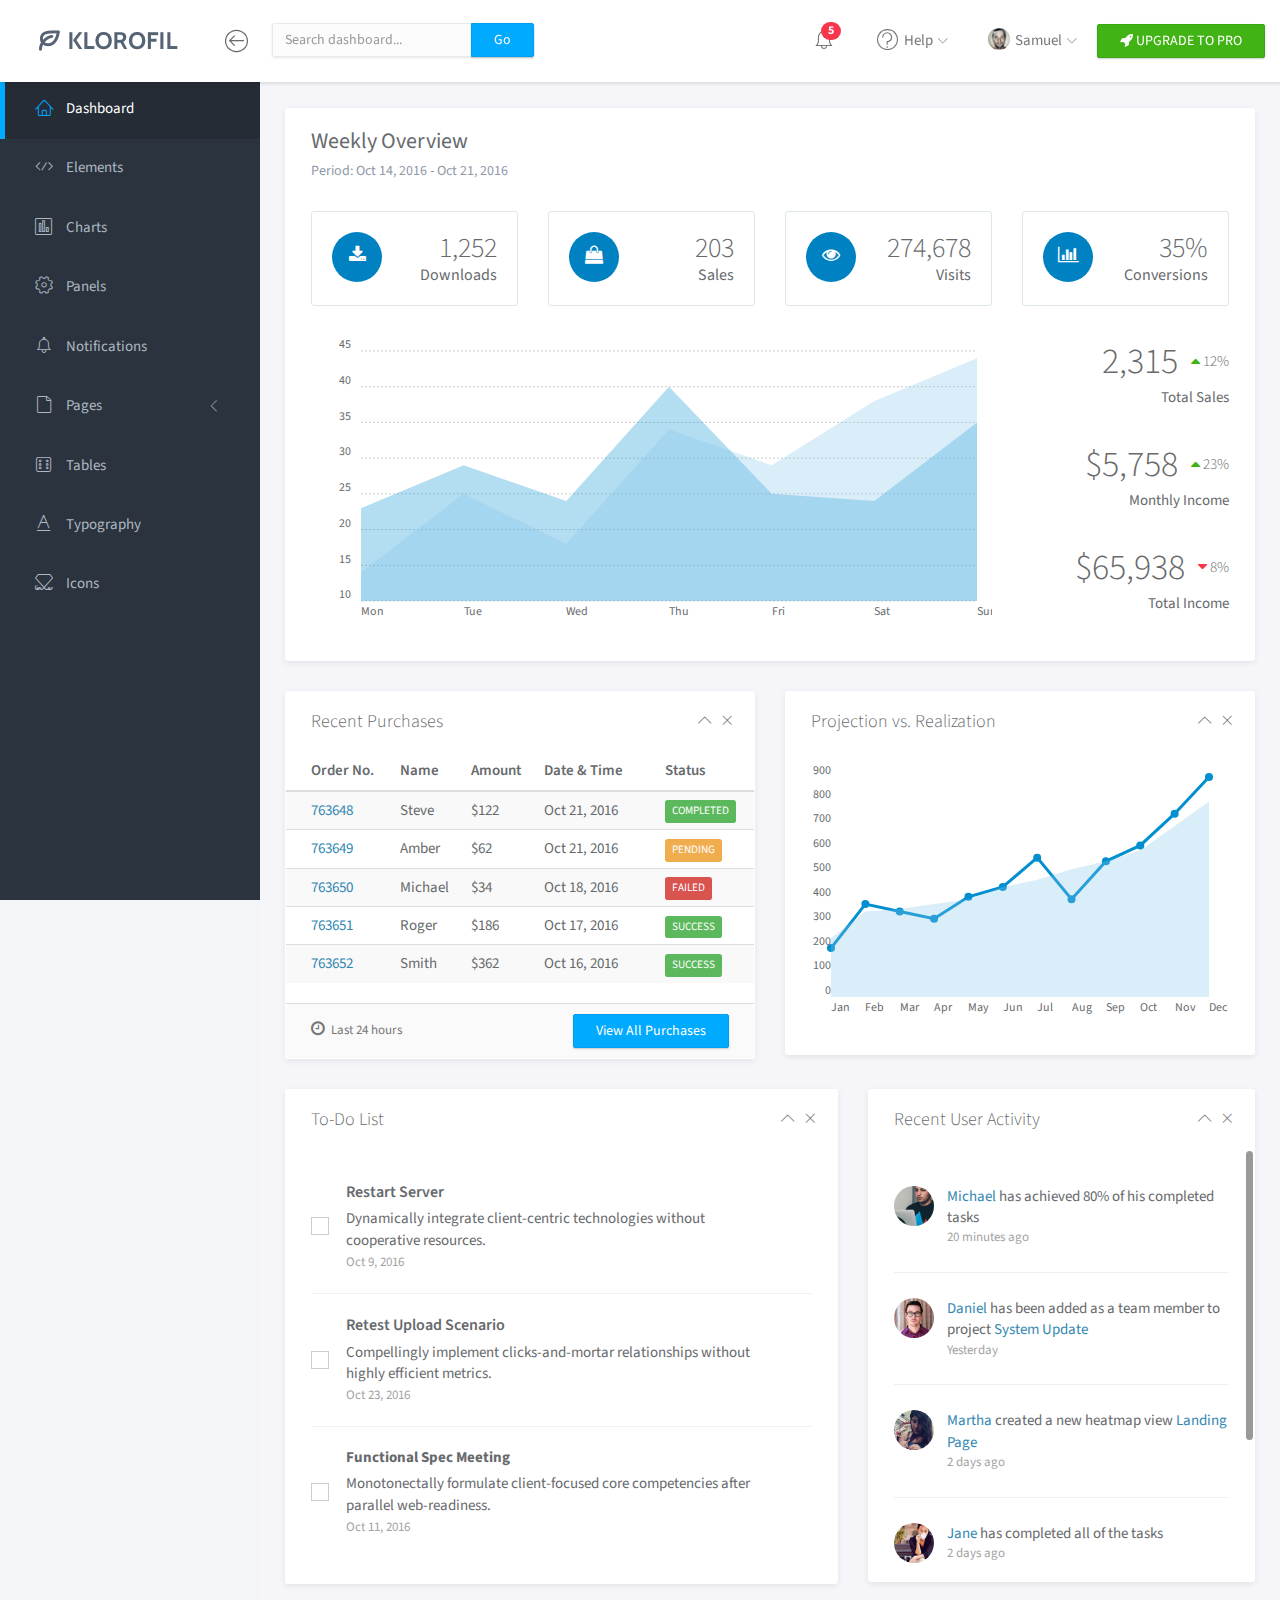
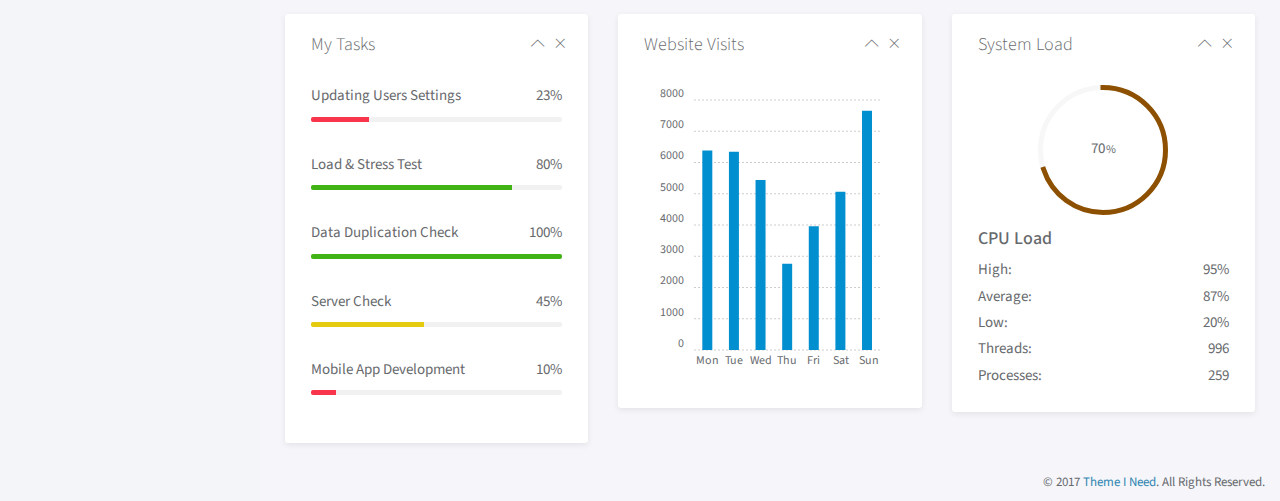
<file: admin/index.html>
<!doctype html>
<html lang="en">

<head>
	<title>Dashboard | Klorofil - Free Bootstrap Dashboard Template</title>
	<meta charset="utf-8">
	<meta http-equiv="X-UA-Compatible" content="IE=edge,chrome=1">
	<meta name="viewport" content="width=device-width, initial-scale=1.0, maximum-scale=1.0, user-scalable=0">
	<!-- VENDOR CSS -->
	<link rel="stylesheet" href="assets/vendor/bootstrap/css/bootstrap.min.css">
	<link rel="stylesheet" href="assets/vendor/font-awesome/css/font-awesome.min.css">
	<link rel="stylesheet" href="assets/vendor/linearicons/style.css">
	<link rel="stylesheet" href="assets/vendor/chartist/css/chartist-custom.css">
	<!-- MAIN CSS -->
	<link rel="stylesheet" href="assets/css/main.css">
	<!-- FOR DEMO PURPOSES ONLY. You should remove this in your project -->
	<link rel="stylesheet" href="assets/css/demo.css">
	<!-- GOOGLE FONTS -->
	<link href="https://fonts.googleapis.com/css?family=Source+Sans+Pro:300,400,600,700" rel="stylesheet">
	<!-- ICONS -->
	<link rel="apple-touch-icon" sizes="76x76" href="assets/img/apple-icon.png">
	<link rel="icon" type="image/png" sizes="96x96" href="assets/img/favicon.png">
</head>

<body>
	<!-- WRAPPER -->
	<div id="wrapper">
		<!-- NAVBAR -->
		<nav class="navbar navbar-default navbar-fixed-top">
			<div class="brand">
				<a href="index.html"><img src="assets/img/logo-dark.png" alt="Klorofil Logo" class="img-responsive logo"></a>
			</div>
			<div class="container-fluid">
				<div class="navbar-btn">
					<button type="button" class="btn-toggle-fullwidth"><i class="lnr lnr-arrow-left-circle"></i></button>
				</div>
				<form class="navbar-form navbar-left">
					<div class="input-group">
						<input type="text" value="" class="form-control" placeholder="Search dashboard...">
						<span class="input-group-btn"><button type="button" class="btn btn-primary">Go</button></span>
					</div>
				</form>
				<div class="navbar-btn navbar-btn-right">
					<a class="btn btn-success update-pro" href="https://www.themeineed.com/downloads/klorofil-pro-bootstrap-admin-dashboard-template/?utm_source=klorofil&utm_medium=template&utm_campaign=KlorofilPro" title="Upgrade to Pro" target="_blank"><i class="fa fa-rocket"></i> <span>UPGRADE TO PRO</span></a>
				</div>
				<div id="navbar-menu">
					<ul class="nav navbar-nav navbar-right">
						<li class="dropdown">
							<a href="#" class="dropdown-toggle icon-menu" data-toggle="dropdown">
								<i class="lnr lnr-alarm"></i>
								<span class="badge bg-danger">5</span>
							</a>
							<ul class="dropdown-menu notifications">
								<li><a href="#" class="notification-item"><span class="dot bg-warning"></span>System space is almost full</a></li>
								<li><a href="#" class="notification-item"><span class="dot bg-danger"></span>You have 9 unfinished tasks</a></li>
								<li><a href="#" class="notification-item"><span class="dot bg-success"></span>Monthly report is available</a></li>
								<li><a href="#" class="notification-item"><span class="dot bg-warning"></span>Weekly meeting in 1 hour</a></li>
								<li><a href="#" class="notification-item"><span class="dot bg-success"></span>Your request has been approved</a></li>
								<li><a href="#" class="more">See all notifications</a></li>
							</ul>
						</li>
						<li class="dropdown">
							<a href="#" class="dropdown-toggle" data-toggle="dropdown"><i class="lnr lnr-question-circle"></i> <span>Help</span> <i class="icon-submenu lnr lnr-chevron-down"></i></a>
							<ul class="dropdown-menu">
								<li><a href="#">Basic Use</a></li>
								<li><a href="#">Working With Data</a></li>
								<li><a href="#">Security</a></li>
								<li><a href="#">Troubleshooting</a></li>
							</ul>
						</li>
						<li class="dropdown">
							<a href="#" class="dropdown-toggle" data-toggle="dropdown"><img src="assets/img/user.png" class="img-circle" alt="Avatar"> <span>Samuel</span> <i class="icon-submenu lnr lnr-chevron-down"></i></a>
							<ul class="dropdown-menu">
								<li><a href="#"><i class="lnr lnr-user"></i> <span>My Profile</span></a></li>
								<li><a href="#"><i class="lnr lnr-envelope"></i> <span>Message</span></a></li>
								<li><a href="#"><i class="lnr lnr-cog"></i> <span>Settings</span></a></li>
								<li><a href="#"><i class="lnr lnr-exit"></i> <span>Logout</span></a></li>
							</ul>
						</li>
						<!-- <li>
							<a class="update-pro" href="https://www.themeineed.com/downloads/klorofil-pro-bootstrap-admin-dashboard-template/?utm_source=klorofil&utm_medium=template&utm_campaign=KlorofilPro" title="Upgrade to Pro" target="_blank"><i class="fa fa-rocket"></i> <span>UPGRADE TO PRO</span></a>
						</li> -->
					</ul>
				</div>
			</div>
		</nav>
		<!-- END NAVBAR -->
		<!-- LEFT SIDEBAR -->
		<div id="sidebar-nav" class="sidebar">
			<div class="sidebar-scroll">
				<nav>
					<ul class="nav">
						<li><a href="index.html" class="active"><i class="lnr lnr-home"></i> <span>Dashboard</span></a></li>
						<li><a href="elements.html" class=""><i class="lnr lnr-code"></i> <span>Elements</span></a></li>
						<li><a href="charts.html" class=""><i class="lnr lnr-chart-bars"></i> <span>Charts</span></a></li>
						<li><a href="panels.html" class=""><i class="lnr lnr-cog"></i> <span>Panels</span></a></li>
						<li><a href="notifications.html" class=""><i class="lnr lnr-alarm"></i> <span>Notifications</span></a></li>
						<li>
							<a href="#subPages" data-toggle="collapse" class="collapsed"><i class="lnr lnr-file-empty"></i> <span>Pages</span> <i class="icon-submenu lnr lnr-chevron-left"></i></a>
							<div id="subPages" class="collapse ">
								<ul class="nav">
									<li><a href="page-profile.html" class="">Profile</a></li>
									<li><a href="page-login.html" class="">Login</a></li>
									<li><a href="page-lockscreen.html" class="">Lockscreen</a></li>
								</ul>
							</div>
						</li>
						<li><a href="tables.html" class=""><i class="lnr lnr-dice"></i> <span>Tables</span></a></li>
						<li><a href="typography.html" class=""><i class="lnr lnr-text-format"></i> <span>Typography</span></a></li>
						<li><a href="icons.html" class=""><i class="lnr lnr-linearicons"></i> <span>Icons</span></a></li>
					</ul>
				</nav>
			</div>
		</div>
		<!-- END LEFT SIDEBAR -->
		<!-- MAIN -->
		<div class="main">
			<!-- MAIN CONTENT -->
			<div class="main-content">
				<div class="container-fluid">
					<!-- OVERVIEW -->
					<div class="panel panel-headline">
						<div class="panel-heading">
							<h3 class="panel-title">Weekly Overview</h3>
							<p class="panel-subtitle">Period: Oct 14, 2016 - Oct 21, 2016</p>
						</div>
						<div class="panel-body">
							<div class="row">
								<div class="col-md-3">
									<div class="metric">
										<span class="icon"><i class="fa fa-download"></i></span>
										<p>
											<span class="number">1,252</span>
											<span class="title">Downloads</span>
										</p>
									</div>
								</div>
								<div class="col-md-3">
									<div class="metric">
										<span class="icon"><i class="fa fa-shopping-bag"></i></span>
										<p>
											<span class="number">203</span>
											<span class="title">Sales</span>
										</p>
									</div>
								</div>
								<div class="col-md-3">
									<div class="metric">
										<span class="icon"><i class="fa fa-eye"></i></span>
										<p>
											<span class="number">274,678</span>
											<span class="title">Visits</span>
										</p>
									</div>
								</div>
								<div class="col-md-3">
									<div class="metric">
										<span class="icon"><i class="fa fa-bar-chart"></i></span>
										<p>
											<span class="number">35%</span>
											<span class="title">Conversions</span>
										</p>
									</div>
								</div>
							</div>
							<div class="row">
								<div class="col-md-9">
									<div id="headline-chart" class="ct-chart"></div>
								</div>
								<div class="col-md-3">
									<div class="weekly-summary text-right">
										<span class="number">2,315</span> <span class="percentage"><i class="fa fa-caret-up text-success"></i> 12%</span>
										<span class="info-label">Total Sales</span>
									</div>
									<div class="weekly-summary text-right">
										<span class="number">$5,758</span> <span class="percentage"><i class="fa fa-caret-up text-success"></i> 23%</span>
										<span class="info-label">Monthly Income</span>
									</div>
									<div class="weekly-summary text-right">
										<span class="number">$65,938</span> <span class="percentage"><i class="fa fa-caret-down text-danger"></i> 8%</span>
										<span class="info-label">Total Income</span>
									</div>
								</div>
							</div>
						</div>
					</div>
					<!-- END OVERVIEW -->
					<div class="row">
						<div class="col-md-6">
							<!-- RECENT PURCHASES -->
							<div class="panel">
								<div class="panel-heading">
									<h3 class="panel-title">Recent Purchases</h3>
									<div class="right">
										<button type="button" class="btn-toggle-collapse"><i class="lnr lnr-chevron-up"></i></button>
										<button type="button" class="btn-remove"><i class="lnr lnr-cross"></i></button>
									</div>
								</div>
								<div class="panel-body no-padding">
									<table class="table table-striped">
										<thead>
											<tr>
												<th>Order No.</th>
												<th>Name</th>
												<th>Amount</th>
												<th>Date &amp; Time</th>
												<th>Status</th>
											</tr>
										</thead>
										<tbody>
											<tr>
												<td><a href="#">763648</a></td>
												<td>Steve</td>
												<td>$122</td>
												<td>Oct 21, 2016</td>
												<td><span class="label label-success">COMPLETED</span></td>
											</tr>
											<tr>
												<td><a href="#">763649</a></td>
												<td>Amber</td>
												<td>$62</td>
												<td>Oct 21, 2016</td>
												<td><span class="label label-warning">PENDING</span></td>
											</tr>
											<tr>
												<td><a href="#">763650</a></td>
												<td>Michael</td>
												<td>$34</td>
												<td>Oct 18, 2016</td>
												<td><span class="label label-danger">FAILED</span></td>
											</tr>
											<tr>
												<td><a href="#">763651</a></td>
												<td>Roger</td>
												<td>$186</td>
												<td>Oct 17, 2016</td>
												<td><span class="label label-success">SUCCESS</span></td>
											</tr>
											<tr>
												<td><a href="#">763652</a></td>
												<td>Smith</td>
												<td>$362</td>
												<td>Oct 16, 2016</td>
												<td><span class="label label-success">SUCCESS</span></td>
											</tr>
										</tbody>
									</table>
								</div>
								<div class="panel-footer">
									<div class="row">
										<div class="col-md-6"><span class="panel-note"><i class="fa fa-clock-o"></i> Last 24 hours</span></div>
										<div class="col-md-6 text-right"><a href="#" class="btn btn-primary">View All Purchases</a></div>
									</div>
								</div>
							</div>
							<!-- END RECENT PURCHASES -->
						</div>
						<div class="col-md-6">
							<!-- MULTI CHARTS -->
							<div class="panel">
								<div class="panel-heading">
									<h3 class="panel-title">Projection vs. Realization</h3>
									<div class="right">
										<button type="button" class="btn-toggle-collapse"><i class="lnr lnr-chevron-up"></i></button>
										<button type="button" class="btn-remove"><i class="lnr lnr-cross"></i></button>
									</div>
								</div>
								<div class="panel-body">
									<div id="visits-trends-chart" class="ct-chart"></div>
								</div>
							</div>
							<!-- END MULTI CHARTS -->
						</div>
					</div>
					<div class="row">
						<div class="col-md-7">
							<!-- TODO LIST -->
							<div class="panel">
								<div class="panel-heading">
									<h3 class="panel-title">To-Do List</h3>
									<div class="right">
										<button type="button" class="btn-toggle-collapse"><i class="lnr lnr-chevron-up"></i></button>
										<button type="button" class="btn-remove"><i class="lnr lnr-cross"></i></button>
									</div>
								</div>
								<div class="panel-body">
									<ul class="list-unstyled todo-list">
										<li>
											<label class="control-inline fancy-checkbox">
												<input type="checkbox"><span></span>
											</label>
											<p>
												<span class="title">Restart Server</span>
												<span class="short-description">Dynamically integrate client-centric technologies without cooperative resources.</span>
												<span class="date">Oct 9, 2016</span>
											</p>
											<div class="controls">
												<a href="#"><i class="icon-software icon-software-pencil"></i></a> <a href="#"><i class="icon-arrows icon-arrows-circle-remove"></i></a>
											</div>
										</li>
										<li>
											<label class="control-inline fancy-checkbox">
												<input type="checkbox"><span></span>
											</label>
											<p>
												<span class="title">Retest Upload Scenario</span>
												<span class="short-description">Compellingly implement clicks-and-mortar relationships without highly efficient metrics.</span>
												<span class="date">Oct 23, 2016</span>
											</p>
											<div class="controls">
												<a href="#"><i class="icon-software icon-software-pencil"></i></a> <a href="#"><i class="icon-arrows icon-arrows-circle-remove"></i></a>
											</div>
										</li>
										<li>
											<label class="control-inline fancy-checkbox">
												<input type="checkbox"><span></span>
											</label>
											<p>
												<strong>Functional Spec Meeting</strong>
												<span class="short-description">Monotonectally formulate client-focused core competencies after parallel web-readiness.</span>
												<span class="date">Oct 11, 2016</span>
											</p>
											<div class="controls">
												<a href="#"><i class="icon-software icon-software-pencil"></i></a> <a href="#"><i class="icon-arrows icon-arrows-circle-remove"></i></a>
											</div>
										</li>
									</ul>
								</div>
							</div>
							<!-- END TODO LIST -->
						</div>
						<div class="col-md-5">
							<!-- TIMELINE -->
							<div class="panel panel-scrolling">
								<div class="panel-heading">
									<h3 class="panel-title">Recent User Activity</h3>
									<div class="right">
										<button type="button" class="btn-toggle-collapse"><i class="lnr lnr-chevron-up"></i></button>
										<button type="button" class="btn-remove"><i class="lnr lnr-cross"></i></button>
									</div>
								</div>
								<div class="panel-body">
									<ul class="list-unstyled activity-list">
										<li>
											<img src="assets/img/user1.png" alt="Avatar" class="img-circle pull-left avatar">
											<p><a href="#">Michael</a> has achieved 80% of his completed tasks <span class="timestamp">20 minutes ago</span></p>
										</li>
										<li>
											<img src="assets/img/user2.png" alt="Avatar" class="img-circle pull-left avatar">
											<p><a href="#">Daniel</a> has been added as a team member to project <a href="#">System Update</a> <span class="timestamp">Yesterday</span></p>
										</li>
										<li>
											<img src="assets/img/user3.png" alt="Avatar" class="img-circle pull-left avatar">
											<p><a href="#">Martha</a> created a new heatmap view <a href="#">Landing Page</a> <span class="timestamp">2 days ago</span></p>
										</li>
										<li>
											<img src="assets/img/user4.png" alt="Avatar" class="img-circle pull-left avatar">
											<p><a href="#">Jane</a> has completed all of the tasks <span class="timestamp">2 days ago</span></p>
										</li>
										<li>
											<img src="assets/img/user5.png" alt="Avatar" class="img-circle pull-left avatar">
											<p><a href="#">Jason</a> started a discussion about <a href="#">Weekly Meeting</a> <span class="timestamp">3 days ago</span></p>
										</li>
									</ul>
									<button type="button" class="btn btn-primary btn-bottom center-block">Load More</button>
								</div>
							</div>
							<!-- END TIMELINE -->
						</div>
					</div>
					<div class="row">
						<div class="col-md-4">
							<!-- TASKS -->
							<div class="panel">
								<div class="panel-heading">
									<h3 class="panel-title">My Tasks</h3>
									<div class="right">
										<button type="button" class="btn-toggle-collapse"><i class="lnr lnr-chevron-up"></i></button>
										<button type="button" class="btn-remove"><i class="lnr lnr-cross"></i></button>
									</div>
								</div>
								<div class="panel-body">
									<ul class="list-unstyled task-list">
										<li>
											<p>Updating Users Settings <span class="label-percent">23%</span></p>
											<div class="progress progress-xs">
												<div class="progress-bar progress-bar-danger" role="progressbar" aria-valuenow="23" aria-valuemin="0" aria-valuemax="100" style="width:23%">
													<span class="sr-only">23% Complete</span>
												</div>
											</div>
										</li>
										<li>
											<p>Load &amp; Stress Test <span class="label-percent">80%</span></p>
											<div class="progress progress-xs">
												<div class="progress-bar progress-bar-success" role="progressbar" aria-valuenow="80" aria-valuemin="0" aria-valuemax="100" style="width: 80%">
													<span class="sr-only">80% Complete</span>
												</div>
											</div>
										</li>
										<li>
											<p>Data Duplication Check <span class="label-percent">100%</span></p>
											<div class="progress progress-xs">
												<div class="progress-bar progress-bar-success" role="progressbar" aria-valuenow="100" aria-valuemin="0" aria-valuemax="100" style="width: 100%">
													<span class="sr-only">Success</span>
												</div>
											</div>
										</li>
										<li>
											<p>Server Check <span class="label-percent">45%</span></p>
											<div class="progress progress-xs">
												<div class="progress-bar progress-bar-warning" role="progressbar" aria-valuenow="45" aria-valuemin="0" aria-valuemax="100" style="width: 45%">
													<span class="sr-only">45% Complete</span>
												</div>
											</div>
										</li>
										<li>
											<p>Mobile App Development <span class="label-percent">10%</span></p>
											<div class="progress progress-xs">
												<div class="progress-bar progress-bar-danger" role="progressbar" aria-valuenow="10" aria-valuemin="0" aria-valuemax="100" style="width: 10%">
													<span class="sr-only">10% Complete</span>
												</div>
											</div>
										</li>
									</ul>
								</div>
							</div>
							<!-- END TASKS -->
						</div>
						<div class="col-md-4">
							<!-- VISIT CHART -->
							<div class="panel">
								<div class="panel-heading">
									<h3 class="panel-title">Website Visits</h3>
									<div class="right">
										<button type="button" class="btn-toggle-collapse"><i class="lnr lnr-chevron-up"></i></button>
										<button type="button" class="btn-remove"><i class="lnr lnr-cross"></i></button>
									</div>
								</div>
								<div class="panel-body">
									<div id="visits-chart" class="ct-chart"></div>
								</div>
							</div>
							<!-- END VISIT CHART -->
						</div>
						<div class="col-md-4">
							<!-- REALTIME CHART -->
							<div class="panel">
								<div class="panel-heading">
									<h3 class="panel-title">System Load</h3>
									<div class="right">
										<button type="button" class="btn-toggle-collapse"><i class="lnr lnr-chevron-up"></i></button>
										<button type="button" class="btn-remove"><i class="lnr lnr-cross"></i></button>
									</div>
								</div>
								<div class="panel-body">
									<div id="system-load" class="easy-pie-chart" data-percent="70">
										<span class="percent">70</span>
									</div>
									<h4>CPU Load</h4>
									<ul class="list-unstyled list-justify">
										<li>High: <span>95%</span></li>
										<li>Average: <span>87%</span></li>
										<li>Low: <span>20%</span></li>
										<li>Threads: <span>996</span></li>
										<li>Processes: <span>259</span></li>
									</ul>
								</div>
							</div>
							<!-- END REALTIME CHART -->
						</div>
					</div>
				</div>
			</div>
			<!-- END MAIN CONTENT -->
		</div>
		<!-- END MAIN -->
		<div class="clearfix"></div>
		<footer>
			<div class="container-fluid">
				<p class="copyright">&copy; 2017 <a href="https://www.themeineed.com" target="_blank">Theme I Need</a>. All Rights Reserved.</p>
			</div>
		</footer>
	</div>
	<!-- END WRAPPER -->
	<!-- Javascript -->
	<script src="assets/vendor/jquery/jquery.min.js"></script>
	<script src="assets/vendor/bootstrap/js/bootstrap.min.js"></script>
	<script src="assets/vendor/jquery-slimscroll/jquery.slimscroll.min.js"></script>
	<script src="assets/vendor/jquery.easy-pie-chart/jquery.easypiechart.min.js"></script>
	<script src="assets/vendor/chartist/js/chartist.min.js"></script>
	<script src="assets/scripts/klorofil-common.js"></script>
	<script>
	$(function() {
		var data, options;

		// headline charts
		data = {
			labels: ['Mon', 'Tue', 'Wed', 'Thu', 'Fri', 'Sat', 'Sun'],
			series: [
				[23, 29, 24, 40, 25, 24, 35],
				[14, 25, 18, 34, 29, 38, 44],
			]
		};

		options = {
			height: 300,
			showArea: true,
			showLine: false,
			showPoint: false,
			fullWidth: true,
			axisX: {
				showGrid: false
			},
			lineSmooth: false,
		};

		new Chartist.Line('#headline-chart', data, options);


		// visits trend charts
		data = {
			labels: ['Jan', 'Feb', 'Mar', 'Apr', 'May', 'Jun', 'Jul', 'Aug', 'Sep', 'Oct', 'Nov', 'Dec'],
			series: [{
				name: 'series-real',
				data: [200, 380, 350, 320, 410, 450, 570, 400, 555, 620, 750, 900],
			}, {
				name: 'series-projection',
				data: [240, 350, 360, 380, 400, 450, 480, 523, 555, 600, 700, 800],
			}]
		};

		options = {
			fullWidth: true,
			lineSmooth: false,
			height: "270px",
			low: 0,
			high: 'auto',
			series: {
				'series-projection': {
					showArea: true,
					showPoint: false,
					showLine: false
				},
			},
			axisX: {
				showGrid: false,

			},
			axisY: {
				showGrid: false,
				onlyInteger: true,
				offset: 0,
			},
			chartPadding: {
				left: 20,
				right: 20
			}
		};

		new Chartist.Line('#visits-trends-chart', data, options);


		// visits chart
		data = {
			labels: ['Mon', 'Tue', 'Wed', 'Thu', 'Fri', 'Sat', 'Sun'],
			series: [
				[6384, 6342, 5437, 2764, 3958, 5068, 7654]
			]
		};

		options = {
			height: 300,
			axisX: {
				showGrid: false
			},
		};

		new Chartist.Bar('#visits-chart', data, options);


		// real-time pie chart
		var sysLoad = $('#system-load').easyPieChart({
			size: 130,
			barColor: function(percent) {
				return "rgb(" + Math.round(200 * percent / 100) + ", " + Math.round(200 * (1.1 - percent / 100)) + ", 0)";
			},
			trackColor: 'rgba(245, 245, 245, 0.8)',
			scaleColor: false,
			lineWidth: 5,
			lineCap: "square",
			animate: 800
		});

		var updateInterval = 3000; // in milliseconds

		setInterval(function() {
			var randomVal;
			randomVal = getRandomInt(0, 100);

			sysLoad.data('easyPieChart').update(randomVal);
			sysLoad.find('.percent').text(randomVal);
		}, updateInterval);

		function getRandomInt(min, max) {
			return Math.floor(Math.random() * (max - min + 1)) + min;
		}

	});
	</script>
</body>

</html>
</file>
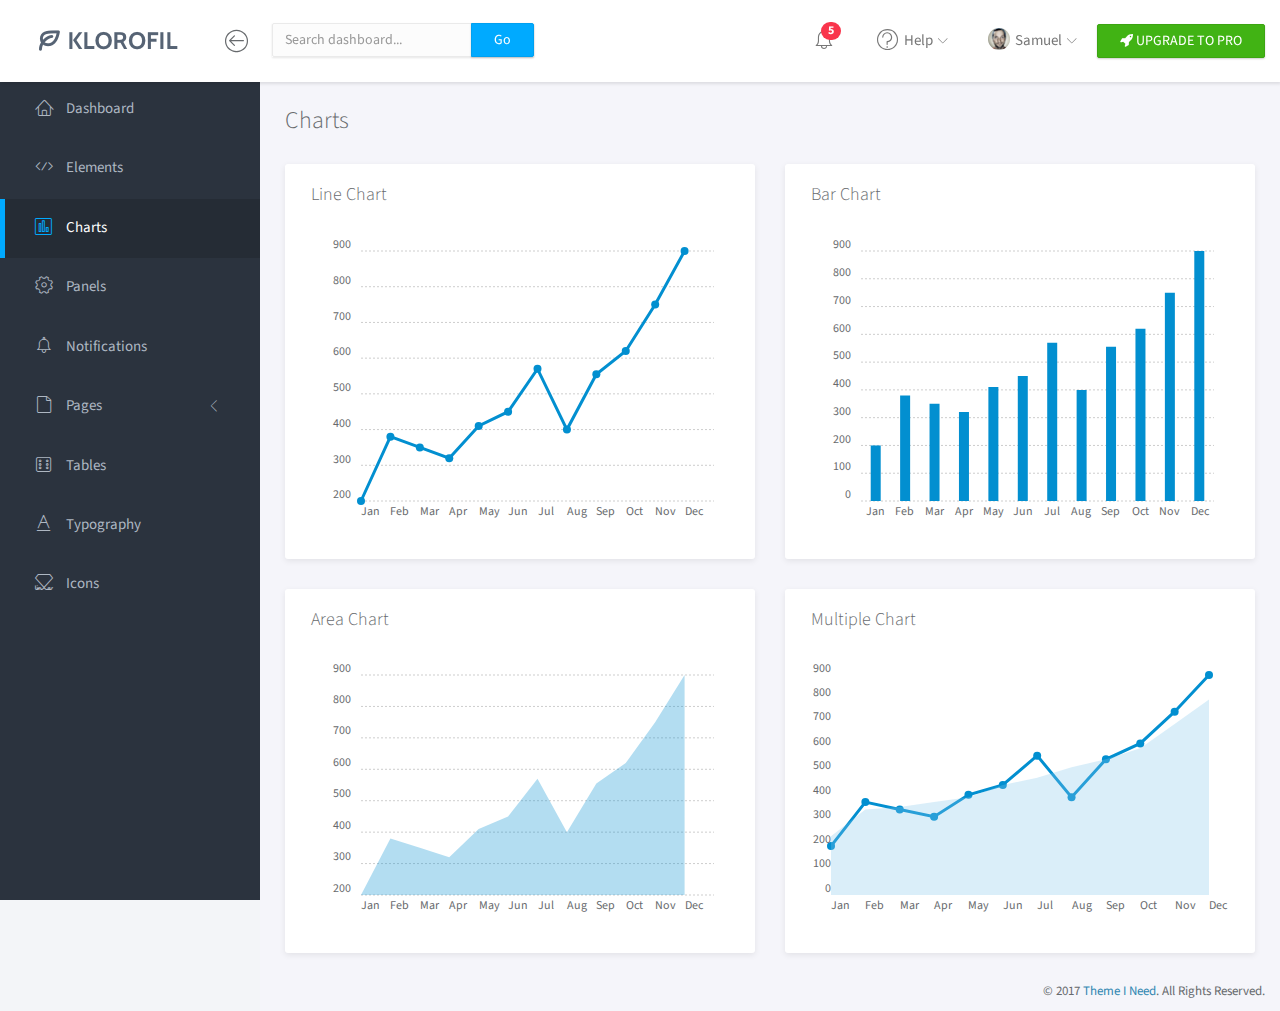
<file: admin/charts.html>
<!doctype html>
<html lang="en">

<head>
	<title>Charts | Klorofil - Free Bootstrap Dashboard Template</title>
	<meta charset="utf-8">
	<meta http-equiv="X-UA-Compatible" content="IE=edge,chrome=1">
	<meta name="viewport" content="width=device-width, initial-scale=1.0, maximum-scale=1.0, user-scalable=0">
	<!-- VENDOR CSS -->
	<link rel="stylesheet" href="assets/vendor/bootstrap/css/bootstrap.min.css">
	<link rel="stylesheet" href="assets/vendor/font-awesome/css/font-awesome.min.css">
	<link rel="stylesheet" href="assets/vendor/linearicons/style.css">
	<link rel="stylesheet" href="assets/vendor/chartist/css/chartist-custom.css">
	<!-- MAIN CSS -->
	<link rel="stylesheet" href="assets/css/main.css">
	<!-- FOR DEMO PURPOSES ONLY. You should remove this in your project -->
	<link rel="stylesheet" href="assets/css/demo.css">
	<!-- GOOGLE FONTS -->
	<link href="https://fonts.googleapis.com/css?family=Source+Sans+Pro:300,400,600,700" rel="stylesheet">
	<!-- ICONS -->
	<link rel="apple-touch-icon" sizes="76x76" href="assets/img/apple-icon.png">
	<link rel="icon" type="image/png" sizes="96x96" href="assets/img/favicon.png">
</head>

<body>
	<!-- WRAPPER -->
	<div id="wrapper">
		<!-- NAVBAR -->
		<nav class="navbar navbar-default navbar-fixed-top">
			<div class="brand">
				<a href="index.html"><img src="assets/img/logo-dark.png" alt="Klorofil Logo" class="img-responsive logo"></a>
			</div>
			<div class="container-fluid">
				<div class="navbar-btn">
					<button type="button" class="btn-toggle-fullwidth"><i class="lnr lnr-arrow-left-circle"></i></button>
				</div>
				<form class="navbar-form navbar-left">
					<div class="input-group">
						<input type="text" value="" class="form-control" placeholder="Search dashboard...">
						<span class="input-group-btn"><button type="button" class="btn btn-primary">Go</button></span>
					</div>
				</form>
				<div class="navbar-btn navbar-btn-right">
					<a class="btn btn-success update-pro" href="https://www.themeineed.com/downloads/klorofil-pro-bootstrap-admin-dashboard-template/?utm_source=klorofil&utm_medium=template&utm_campaign=KlorofilPro" title="Upgrade to Pro" target="_blank"><i class="fa fa-rocket"></i> <span>UPGRADE TO PRO</span></a>
				</div>
				<div id="navbar-menu">
					<ul class="nav navbar-nav navbar-right">
						<li class="dropdown">
							<a href="#" class="dropdown-toggle icon-menu" data-toggle="dropdown">
								<i class="lnr lnr-alarm"></i>
								<span class="badge bg-danger">5</span>
							</a>
							<ul class="dropdown-menu notifications">
								<li><a href="#" class="notification-item"><span class="dot bg-warning"></span>System space is almost full</a></li>
								<li><a href="#" class="notification-item"><span class="dot bg-danger"></span>You have 9 unfinished tasks</a></li>
								<li><a href="#" class="notification-item"><span class="dot bg-success"></span>Monthly report is available</a></li>
								<li><a href="#" class="notification-item"><span class="dot bg-warning"></span>Weekly meeting in 1 hour</a></li>
								<li><a href="#" class="notification-item"><span class="dot bg-success"></span>Your request has been approved</a></li>
								<li><a href="#" class="more">See all notifications</a></li>
							</ul>
						</li>
						<li class="dropdown">
							<a href="#" class="dropdown-toggle" data-toggle="dropdown"><i class="lnr lnr-question-circle"></i> <span>Help</span> <i class="icon-submenu lnr lnr-chevron-down"></i></a>
							<ul class="dropdown-menu">
								<li><a href="#">Basic Use</a></li>
								<li><a href="#">Working With Data</a></li>
								<li><a href="#">Security</a></li>
								<li><a href="#">Troubleshooting</a></li>
							</ul>
						</li>
						<li class="dropdown">
							<a href="#" class="dropdown-toggle" data-toggle="dropdown"><img src="assets/img/user.png" class="img-circle" alt="Avatar"> <span>Samuel</span> <i class="icon-submenu lnr lnr-chevron-down"></i></a>
							<ul class="dropdown-menu">
								<li><a href="#"><i class="lnr lnr-user"></i> <span>My Profile</span></a></li>
								<li><a href="#"><i class="lnr lnr-envelope"></i> <span>Message</span></a></li>
								<li><a href="#"><i class="lnr lnr-cog"></i> <span>Settings</span></a></li>
								<li><a href="#"><i class="lnr lnr-exit"></i> <span>Logout</span></a></li>
							</ul>
						</li>
						<!-- <li>
							<a class="update-pro" href="https://www.themeineed.com/downloads/klorofil-pro-bootstrap-admin-dashboard-template/?utm_source=klorofil&utm_medium=template&utm_campaign=KlorofilPro" title="Upgrade to Pro" target="_blank"><i class="fa fa-rocket"></i> <span>UPGRADE TO PRO</span></a>
						</li> -->
					</ul>
				</div>
			</div>
		</nav>
		<!-- END NAVBAR -->
		<!-- LEFT SIDEBAR -->
		<div id="sidebar-nav" class="sidebar">
			<div class="sidebar-scroll">
				<nav>
					<ul class="nav">
						<li><a href="index.html" class=""><i class="lnr lnr-home"></i> <span>Dashboard</span></a></li>
						<li><a href="elements.html" class=""><i class="lnr lnr-code"></i> <span>Elements</span></a></li>
						<li><a href="charts.html" class="active"><i class="lnr lnr-chart-bars"></i> <span>Charts</span></a></li>
						<li><a href="panels.html" class=""><i class="lnr lnr-cog"></i> <span>Panels</span></a></li>
						<li><a href="notifications.html" class=""><i class="lnr lnr-alarm"></i> <span>Notifications</span></a></li>
						<li>
							<a href="#subPages" data-toggle="collapse" class="collapsed"><i class="lnr lnr-file-empty"></i> <span>Pages</span> <i class="icon-submenu lnr lnr-chevron-left"></i></a>
							<div id="subPages" class="collapse ">
								<ul class="nav">
									<li><a href="page-profile.html" class="">Profile</a></li>
									<li><a href="page-login.html" class="">Login</a></li>
									<li><a href="page-lockscreen.html" class="">Lockscreen</a></li>
								</ul>
							</div>
						</li>
						<li><a href="tables.html" class=""><i class="lnr lnr-dice"></i> <span>Tables</span></a></li>
						<li><a href="typography.html" class=""><i class="lnr lnr-text-format"></i> <span>Typography</span></a></li>
						<li><a href="icons.html" class=""><i class="lnr lnr-linearicons"></i> <span>Icons</span></a></li>
					</ul>
				</nav>
			</div>
		</div>
		<!-- END LEFT SIDEBAR -->
		<!-- MAIN -->
		<div class="main">
			<!-- MAIN CONTENT -->
			<div class="main-content">
				<div class="container-fluid">
					<h3 class="page-title">Charts</h3>
					<div class="row">
						<div class="col-md-6">
							<div class="panel">
								<div class="panel-heading">
									<h3 class="panel-title">Line Chart</h3>
								</div>
								<div class="panel-body">
									<div id="demo-line-chart" class="ct-chart"></div>
								</div>
							</div>
						</div>
						<div class="col-md-6">
							<div class="panel">
								<div class="panel-heading">
									<h3 class="panel-title">Bar Chart</h3>
								</div>
								<div class="panel-body">
									<div id="demo-bar-chart" class="ct-chart"></div>
								</div>
							</div>
						</div>
					</div>
					<div class="row">
						<div class="col-md-6">
							<div class="panel">
								<div class="panel-heading">
									<h3 class="panel-title">Area Chart</h3>
								</div>
								<div class="panel-body">
									<div id="demo-area-chart" class="ct-chart"></div>
								</div>
							</div>
						</div>
						<div class="col-md-6">
							<div class="panel">
								<div class="panel-heading">
									<h3 class="panel-title">Multiple Chart</h3>
								</div>
								<div class="panel-body">
									<div id="multiple-chart" class="ct-chart"></div>
								</div>
							</div>
						</div>
					</div>
				</div>
			</div>
			<!-- END MAIN CONTENT -->
		</div>
		<!-- END MAIN -->
		<div class="clearfix"></div>
		<footer>
			<div class="container-fluid">
				<p class="copyright">&copy; 2017 <a href="https://www.themeineed.com" target="_blank">Theme I Need</a>. All Rights Reserved.</p>
			</div>
		</footer>
	</div>
	<!-- END WRAPPER -->
	<!-- Javascript -->
	<script src="assets/vendor/jquery/jquery.min.js"></script>
	<script src="assets/vendor/bootstrap/js/bootstrap.min.js"></script>
	<script src="assets/vendor/jquery-slimscroll/jquery.slimscroll.min.js"></script>
	<script src="assets/vendor/chartist/js/chartist.min.js"></script>
	<script src="assets/scripts/klorofil-common.js"></script>
	<script>
	$(function() {
		var options;

		var data = {
			labels: ['Jan', 'Feb', 'Mar', 'Apr', 'May', 'Jun', 'Jul', 'Aug', 'Sep', 'Oct', 'Nov', 'Dec'],
			series: [
				[200, 380, 350, 320, 410, 450, 570, 400, 555, 620, 750, 900],
			]
		};

		// line chart
		options = {
			height: "300px",
			showPoint: true,
			axisX: {
				showGrid: false
			},
			lineSmooth: false,
		};

		new Chartist.Line('#demo-line-chart', data, options);

		// bar chart
		options = {
			height: "300px",
			axisX: {
				showGrid: false
			},
		};

		new Chartist.Bar('#demo-bar-chart', data, options);


		// area chart
		options = {
			height: "270px",
			showArea: true,
			showLine: false,
			showPoint: false,
			axisX: {
				showGrid: false
			},
			lineSmooth: false,
		};

		new Chartist.Line('#demo-area-chart', data, options);


		// multiple chart
		var data = {
			labels: ['Jan', 'Feb', 'Mar', 'Apr', 'May', 'Jun', 'Jul', 'Aug', 'Sep', 'Oct', 'Nov', 'Dec'],
			series: [{
				name: 'series-real',
				data: [200, 380, 350, 320, 410, 450, 570, 400, 555, 620, 750, 900],
			}, {
				name: 'series-projection',
				data: [240, 350, 360, 380, 400, 450, 480, 523, 555, 600, 700, 800],
			}]
		};

		var options = {
			fullWidth: true,
			lineSmooth: false,
			height: "270px",
			low: 0,
			high: 'auto',
			series: {
				'series-projection': {
					showArea: true,
					showPoint: false,
					showLine: false
				},
			},
			axisX: {
				showGrid: false,

			},
			axisY: {
				showGrid: false,
				onlyInteger: true,
				offset: 0,
			},
			chartPadding: {
				left: 20,
				right: 20
			}
		};

		new Chartist.Line('#multiple-chart', data, options);

	});
	</script>
</body>

</html>
</file>
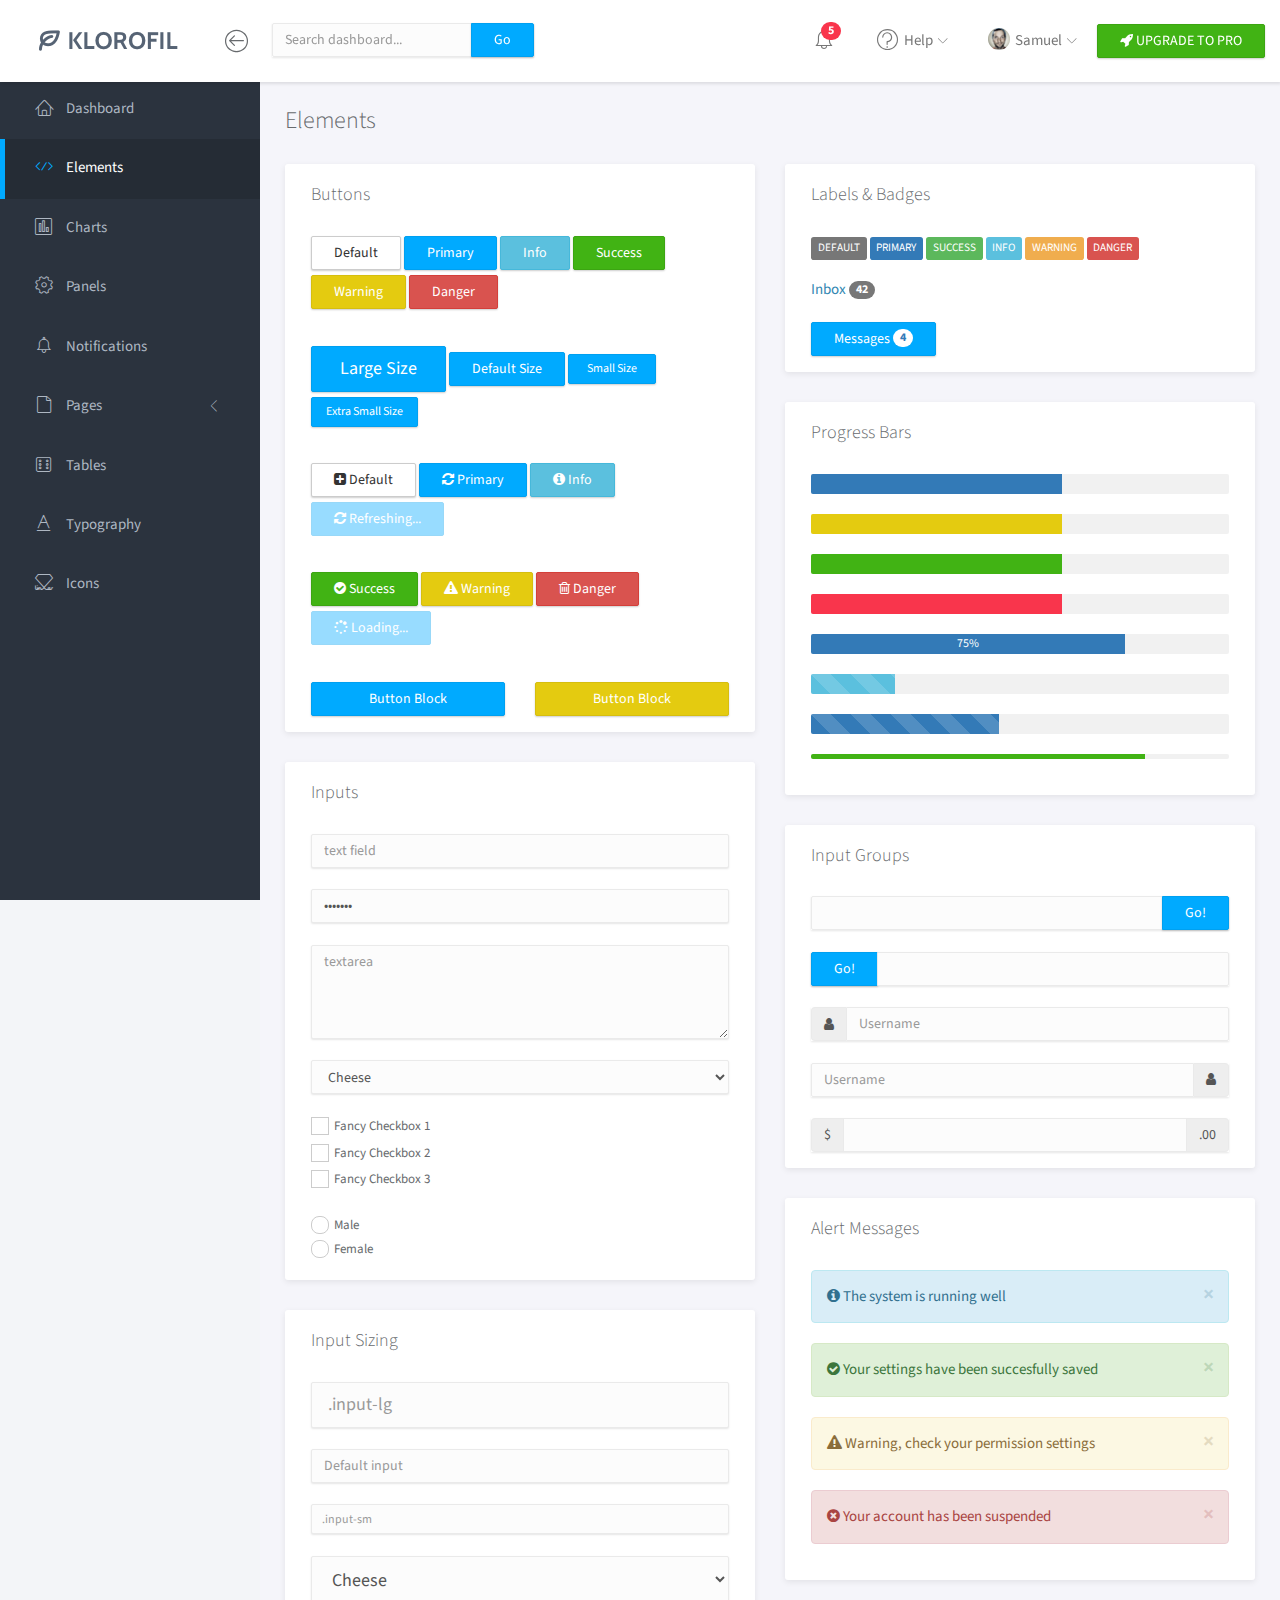
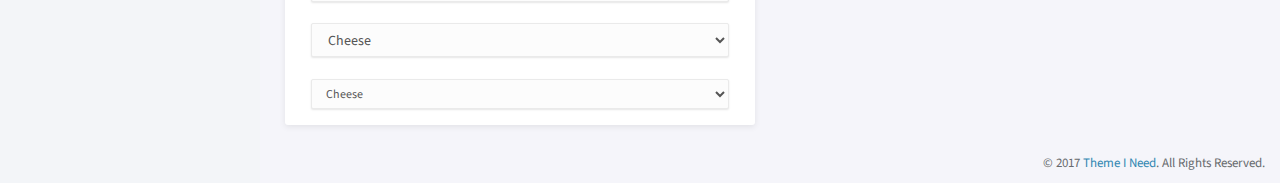
<file: admin/elements.html>
<!doctype html>
<html lang="en">

<head>
	<title>Elements | Klorofil - Free Bootstrap Dashboard Template</title>
	<meta charset="utf-8">
	<meta http-equiv="X-UA-Compatible" content="IE=edge,chrome=1">
	<meta name="viewport" content="width=device-width, initial-scale=1.0, maximum-scale=1.0, user-scalable=0">
	<!-- VENDOR CSS -->
	<link rel="stylesheet" href="assets/vendor/bootstrap/css/bootstrap.min.css">
	<link rel="stylesheet" href="assets/vendor/font-awesome/css/font-awesome.min.css">
	<link rel="stylesheet" href="assets/vendor/linearicons/style.css">
	<!-- MAIN CSS -->
	<link rel="stylesheet" href="assets/css/main.css">
	<!-- FOR DEMO PURPOSES ONLY. You should remove this in your project -->
	<link rel="stylesheet" href="assets/css/demo.css">
	<!-- GOOGLE FONTS -->
	<link href="https://fonts.googleapis.com/css?family=Source+Sans+Pro:300,400,600,700" rel="stylesheet">
	<!-- ICONS -->
	<link rel="apple-touch-icon" sizes="76x76" href="assets/img/apple-icon.png">
	<link rel="icon" type="image/png" sizes="96x96" href="assets/img/favicon.png">
</head>

<body>
	<!-- WRAPPER -->
	<div id="wrapper">
		<!-- NAVBAR -->
		<nav class="navbar navbar-default navbar-fixed-top">
			<div class="brand">
				<a href="index.html"><img src="assets/img/logo-dark.png" alt="Klorofil Logo" class="img-responsive logo"></a>
			</div>
			<div class="container-fluid">
				<div class="navbar-btn">
					<button type="button" class="btn-toggle-fullwidth"><i class="lnr lnr-arrow-left-circle"></i></button>
				</div>
				<form class="navbar-form navbar-left">
					<div class="input-group">
						<input type="text" value="" class="form-control" placeholder="Search dashboard...">
						<span class="input-group-btn"><button type="button" class="btn btn-primary">Go</button></span>
					</div>
				</form>
				<div class="navbar-btn navbar-btn-right">
					<a class="btn btn-success update-pro" href="https://www.themeineed.com/downloads/klorofil-pro-bootstrap-admin-dashboard-template/?utm_source=klorofil&utm_medium=template&utm_campaign=KlorofilPro" title="Upgrade to Pro" target="_blank"><i class="fa fa-rocket"></i> <span>UPGRADE TO PRO</span></a>
				</div>
				<div id="navbar-menu">
					<ul class="nav navbar-nav navbar-right">
						<li class="dropdown">
							<a href="#" class="dropdown-toggle icon-menu" data-toggle="dropdown">
								<i class="lnr lnr-alarm"></i>
								<span class="badge bg-danger">5</span>
							</a>
							<ul class="dropdown-menu notifications">
								<li><a href="#" class="notification-item"><span class="dot bg-warning"></span>System space is almost full</a></li>
								<li><a href="#" class="notification-item"><span class="dot bg-danger"></span>You have 9 unfinished tasks</a></li>
								<li><a href="#" class="notification-item"><span class="dot bg-success"></span>Monthly report is available</a></li>
								<li><a href="#" class="notification-item"><span class="dot bg-warning"></span>Weekly meeting in 1 hour</a></li>
								<li><a href="#" class="notification-item"><span class="dot bg-success"></span>Your request has been approved</a></li>
								<li><a href="#" class="more">See all notifications</a></li>
							</ul>
						</li>
						<li class="dropdown">
							<a href="#" class="dropdown-toggle" data-toggle="dropdown"><i class="lnr lnr-question-circle"></i> <span>Help</span> <i class="icon-submenu lnr lnr-chevron-down"></i></a>
							<ul class="dropdown-menu">
								<li><a href="#">Basic Use</a></li>
								<li><a href="#">Working With Data</a></li>
								<li><a href="#">Security</a></li>
								<li><a href="#">Troubleshooting</a></li>
							</ul>
						</li>
						<li class="dropdown">
							<a href="#" class="dropdown-toggle" data-toggle="dropdown"><img src="assets/img/user.png" class="img-circle" alt="Avatar"> <span>Samuel</span> <i class="icon-submenu lnr lnr-chevron-down"></i></a>
							<ul class="dropdown-menu">
								<li><a href="#"><i class="lnr lnr-user"></i> <span>My Profile</span></a></li>
								<li><a href="#"><i class="lnr lnr-envelope"></i> <span>Message</span></a></li>
								<li><a href="#"><i class="lnr lnr-cog"></i> <span>Settings</span></a></li>
								<li><a href="#"><i class="lnr lnr-exit"></i> <span>Logout</span></a></li>
							</ul>
						</li>
						<!-- <li>
							<a class="update-pro" href="https://www.themeineed.com/downloads/klorofil-pro-bootstrap-admin-dashboard-template/?utm_source=klorofil&utm_medium=template&utm_campaign=KlorofilPro" title="Upgrade to Pro" target="_blank"><i class="fa fa-rocket"></i> <span>UPGRADE TO PRO</span></a>
						</li> -->
					</ul>
				</div>
			</div>
		</nav>
		<!-- END NAVBAR -->
		<!-- LEFT SIDEBAR -->
		<div id="sidebar-nav" class="sidebar">
			<div class="sidebar-scroll">
				<nav>
					<ul class="nav">
						<li><a href="index.html" class=""><i class="lnr lnr-home"></i> <span>Dashboard</span></a></li>
						<li><a href="elements.html" class="active"><i class="lnr lnr-code"></i> <span>Elements</span></a></li>
						<li><a href="charts.html" class=""><i class="lnr lnr-chart-bars"></i> <span>Charts</span></a></li>
						<li><a href="panels.html" class=""><i class="lnr lnr-cog"></i> <span>Panels</span></a></li>
						<li><a href="notifications.html" class=""><i class="lnr lnr-alarm"></i> <span>Notifications</span></a></li>
						<li>
							<a href="#subPages" data-toggle="collapse" class="collapsed"><i class="lnr lnr-file-empty"></i> <span>Pages</span> <i class="icon-submenu lnr lnr-chevron-left"></i></a>
							<div id="subPages" class="collapse ">
								<ul class="nav">
									<li><a href="page-profile.html" class="">Profile</a></li>
									<li><a href="page-login.html" class="">Login</a></li>
									<li><a href="page-lockscreen.html" class="">Lockscreen</a></li>
								</ul>
							</div>
						</li>
						<li><a href="tables.html" class=""><i class="lnr lnr-dice"></i> <span>Tables</span></a></li>
						<li><a href="typography.html" class=""><i class="lnr lnr-text-format"></i> <span>Typography</span></a></li>
						<li><a href="icons.html" class=""><i class="lnr lnr-linearicons"></i> <span>Icons</span></a></li>
					</ul>
				</nav>
			</div>
		</div>
		<!-- END LEFT SIDEBAR -->
		<!-- MAIN -->
		<div class="main">
			<!-- MAIN CONTENT -->
			<div class="main-content">
				<div class="container-fluid">
					<h3 class="page-title">Elements</h3>
					<div class="row">
						<div class="col-md-6">
							<!-- BUTTONS -->
							<div class="panel">
								<div class="panel-heading">
									<h3 class="panel-title">Buttons</h3>
								</div>
								<div class="panel-body">
									<p class="demo-button">
										<button type="button" class="btn btn-default">Default</button>
										<button type="button" class="btn btn-primary">Primary</button>
										<button type="button" class="btn btn-info">Info</button>
										<button type="button" class="btn btn-success">Success</button>
										<button type="button" class="btn btn-warning">Warning</button>
										<button type="button" class="btn btn-danger">Danger</button>
									</p>
									<br>
									<p class="demo-button">
										<button type="button" class="btn btn-primary btn-lg">Large Size</button>
										<button type="button" class="btn btn-primary">Default Size</button>
										<button type="button" class="btn btn-primary btn-sm">Small Size</button>
										<button type="button" class="btn btn-primary btn-xs">Extra Small Size</button>
									</p>
									<br>
									<p class="demo-button">
										<button type="button" class="btn btn-default"><i class="fa fa-plus-square"></i> Default </button>
										<button type="button" class="btn btn-primary"><i class="fa fa-refresh"></i> Primary</button>
										<button type="button" class="btn btn-info"><i class="fa fa-info-circle"></i> Info</button>
										<button type="button" class="btn btn-primary" disabled="disabled"><i class="fa fa-refresh fa-spin"></i> Refreshing...</button>
									</p>
									<br>
									<p class="demo-button">
										<button type="button" class="btn btn-success"><i class="fa fa-check-circle"></i> Success</button>
										<button type="button" class="btn btn-warning"><i class="fa fa-warning"></i> Warning</button>
										<button type="button" class="btn btn-danger"><i class="fa fa-trash-o"></i> Danger</button>
										<button type="button" class="btn btn-primary" disabled="disabled"><i class="fa fa-spinner fa-spin"></i> Loading...</button>
									</p>
									<br>
									<div class="row">
										<div class="col-md-6">
											<button type="button" class="btn btn-primary btn-block">Button Block</button>
										</div>
										<div class="col-md-6">
											<button type="button" class="btn btn-warning btn-block">Button Block</button>
										</div>
									</div>
								</div>
							</div>
							<!-- END BUTTONS -->
							<!-- INPUTS -->
							<div class="panel">
								<div class="panel-heading">
									<h3 class="panel-title">Inputs</h3>
								</div>
								<div class="panel-body">
									<input type="text" class="form-control" placeholder="text field">
									<br>
									<input type="password" class="form-control" value="asecret">
									<br>
									<textarea class="form-control" placeholder="textarea" rows="4"></textarea>
									<br>
									<select class="form-control">
										<option value="cheese">Cheese</option>
										<option value="tomatoes">Tomatoes</option>
										<option value="mozarella">Mozzarella</option>
										<option value="mushrooms">Mushrooms</option>
										<option value="pepperoni">Pepperoni</option>
										<option value="onions">Onions</option>
									</select>
									<br>
									<label class="fancy-checkbox">
										<input type="checkbox">
										<span>Fancy Checkbox 1</span>
									</label>
									<label class="fancy-checkbox">
										<input type="checkbox">
										<span>Fancy Checkbox 2</span>
									</label>
									<label class="fancy-checkbox">
										<input type="checkbox">
										<span>Fancy Checkbox 3</span>
									</label>
									<br>
									<label class="fancy-radio">
										<input name="gender" value="male" type="radio">
										<span><i></i>Male</span>
									</label>
									<label class="fancy-radio">
										<input name="gender" value="female" type="radio">
										<span><i></i>Female</span>
									</label>
								</div>
							</div>
							<!-- END INPUTS -->
							<!-- INPUT SIZING -->
							<div class="panel">
								<div class="panel-heading">
									<h3 class="panel-title">Input Sizing</h3>
								</div>
								<div class="panel-body">
									<input class="form-control input-lg" placeholder=".input-lg" type="text">
									<br>
									<input class="form-control" placeholder="Default input" type="text">
									<br>
									<input class="form-control input-sm" placeholder=".input-sm" type="text">
									<br>
									<select class="form-control input-lg">
										<option value="cheese">Cheese</option>
										<option value="tomatoes">Tomatoes</option>
										<option value="mozarella">Mozzarella</option>
										<option value="mushrooms">Mushrooms</option>
										<option value="pepperoni">Pepperoni</option>
										<option value="onions">Onions</option>
									</select>
									<br>
									<select class="form-control">
										<option value="cheese">Cheese</option>
										<option value="tomatoes">Tomatoes</option>
										<option value="mozarella">Mozzarella</option>
										<option value="mushrooms">Mushrooms</option>
										<option value="pepperoni">Pepperoni</option>
										<option value="onions">Onions</option>
									</select>
									<br>
									<select class="form-control input-sm">
										<option value="cheese">Cheese</option>
										<option value="tomatoes">Tomatoes</option>
										<option value="mozarella">Mozzarella</option>
										<option value="mushrooms">Mushrooms</option>
										<option value="pepperoni">Pepperoni</option>
										<option value="onions">Onions</option>
									</select>
								</div>
							</div>
							<!-- END INPUT SIZING -->
						</div>
						<div class="col-md-6">
							<!-- LABELS -->
							<div class="panel">
								<div class="panel-heading">
									<h3 class="panel-title">Labels &amp; Badges</h3>
								</div>
								<div class="panel-body">
									<span class="label label-default">DEFAULT</span>
									<span class="label label-primary">PRIMARY</span>
									<span class="label label-success">SUCCESS</span>
									<span class="label label-info">INFO</span>
									<span class="label label-warning">WARNING</span>
									<span class="label label-danger">DANGER</span>
									<br>
									<br>
									<a href="#">Inbox <span class="badge">42</span></a>
									<br>
									<br>
									<button class="btn btn-primary" type="button">
										Messages <span class="badge">4</span>
									</button>
								</div>
							</div>
							<!-- END LABELS -->
							<!-- PROGRESS BARS -->
							<div class="panel">
								<div class="panel-heading">
									<h3 class="panel-title">Progress Bars</h3>
								</div>
								<div class="panel-body">
									<div class="progress">
										<div class="progress-bar" role="progressbar" aria-valuenow="60" aria-valuemin="0" aria-valuemax="100" style="width: 60%;">
											<span class="sr-only">60% Complete</span>
										</div>
									</div>
									<div class="progress">
										<div class="progress-bar progress-bar-warning" role="progressbar" aria-valuenow="60" aria-valuemin="0" aria-valuemax="100" style="width: 60%">
											<span class="sr-only">60% Complete (warning)</span>
										</div>
									</div>
									<div class="progress">
										<div class="progress-bar progress-bar-success" role="progressbar" aria-valuenow="60" aria-valuemin="0" aria-valuemax="100" style="width: 60%">
											<span class="sr-only">60% Complete (success)</span>
										</div>
									</div>
									<div class="progress">
										<div class="progress-bar progress-bar-danger" role="progressbar" aria-valuenow="60" aria-valuemin="0" aria-valuemax="100" style="width: 60%">
											<span class="sr-only">60% Complete (danger)</span>
										</div>
									</div>
									<div class="progress">
										<div class="progress-bar" role="progressbar" aria-valuenow="75" aria-valuemin="0" aria-valuemax="100" style="width: 75%;">
											75%
										</div>
									</div>
									<div class="progress">
										<div class="progress-bar progress-bar-info progress-bar-striped" role="progressbar" aria-valuenow="20" aria-valuemin="0" aria-valuemax="100" style="width: 20%">
											<span class="sr-only">20% Complete</span>
										</div>
									</div>
									<div class="progress">
										<div class="progress-bar progress-bar-striped active" role="progressbar" aria-valuenow="45" aria-valuemin="0" aria-valuemax="100" style="width: 45%">
											<span class="sr-only">45% Complete</span>
										</div>
									</div>
									<div class="progress progress-xs">
										<div class="progress-bar progress-bar-success" role="progressbar" aria-valuenow="80" aria-valuemin="0" aria-valuemax="100" style="width: 80%">
											<span class="sr-only">80% Complete</span>
										</div>
									</div>
								</div>
							</div>
							<!-- END PROGRESS BARS -->
							<!-- INPUT GROUPS -->
							<div class="panel">
								<div class="panel-heading">
									<h3 class="panel-title">Input Groups</h3>
								</div>
								<div class="panel-body">
									<div class="input-group">
										<input class="form-control" type="text">
										<span class="input-group-btn"><button class="btn btn-primary" type="button">Go!</button></span>
									</div>
									<br>
									<div class="input-group">
										<span class="input-group-btn">
							<button class="btn btn-primary" type="button">Go!</button>
						</span>
										<input class="form-control" type="text">
									</div>
									<br>
									<div class="input-group">
										<span class="input-group-addon"><i class="fa fa-user"></i></span>
										<input class="form-control" placeholder="Username" type="text">
									</div>
									<br>
									<div class="input-group">
										<input class="form-control" placeholder="Username" type="text">
										<span class="input-group-addon"><i class="fa fa-user"></i></span>
									</div>
									<br>
									<div class="input-group">
										<span class="input-group-addon">$</span>
										<input class="form-control" type="text">
										<span class="input-group-addon">.00</span>
									</div>
								</div>
							</div>
							<!-- END INPUT GROUPS -->
							<!-- ALERT MESSAGES -->
							<div class="panel">
								<div class="panel-heading">
									<h3 class="panel-title">Alert Messages</h3>
								</div>
								<div class="panel-body">
									<div class="alert alert-info alert-dismissible" role="alert">
										<button type="button" class="close" data-dismiss="alert" aria-label="Close"><span aria-hidden="true">&times;</span></button>
										<i class="fa fa-info-circle"></i> The system is running well
									</div>
									<div class="alert alert-success alert-dismissible" role="alert">
										<button type="button" class="close" data-dismiss="alert" aria-label="Close"><span aria-hidden="true">&times;</span></button>
										<i class="fa fa-check-circle"></i> Your settings have been succesfully saved
									</div>
									<div class="alert alert-warning alert-dismissible" role="alert">
										<button type="button" class="close" data-dismiss="alert" aria-label="Close"><span aria-hidden="true">&times;</span></button>
										<i class="fa fa-warning"></i> Warning, check your permission settings
									</div>
									<div class="alert alert-danger alert-dismissible" role="alert">
										<button type="button" class="close" data-dismiss="alert" aria-label="Close"><span aria-hidden="true">&times;</span></button>
										<i class="fa fa-times-circle"></i> Your account has been suspended
									</div>
								</div>
							</div>
							<!-- END ALERT MESSAGES -->
						</div>
					</div>
				</div>
			</div>
			<!-- END MAIN CONTENT -->
		</div>
		<!-- END MAIN -->
		<div class="clearfix"></div>
		<footer>
			<div class="container-fluid">
				<p class="copyright">&copy; 2017 <a href="https://www.themeineed.com" target="_blank">Theme I Need</a>. All Rights Reserved.</p>
			</div>
		</footer>
	</div>
	<!-- END WRAPPER -->
	<!-- Javascript -->
	<script src="assets/vendor/jquery/jquery.min.js"></script>
	<script src="assets/vendor/bootstrap/js/bootstrap.min.js"></script>
	<script src="assets/vendor/jquery-slimscroll/jquery.slimscroll.min.js"></script>
	<script src="assets/scripts/klorofil-common.js"></script>
</body>

</html>
</file>
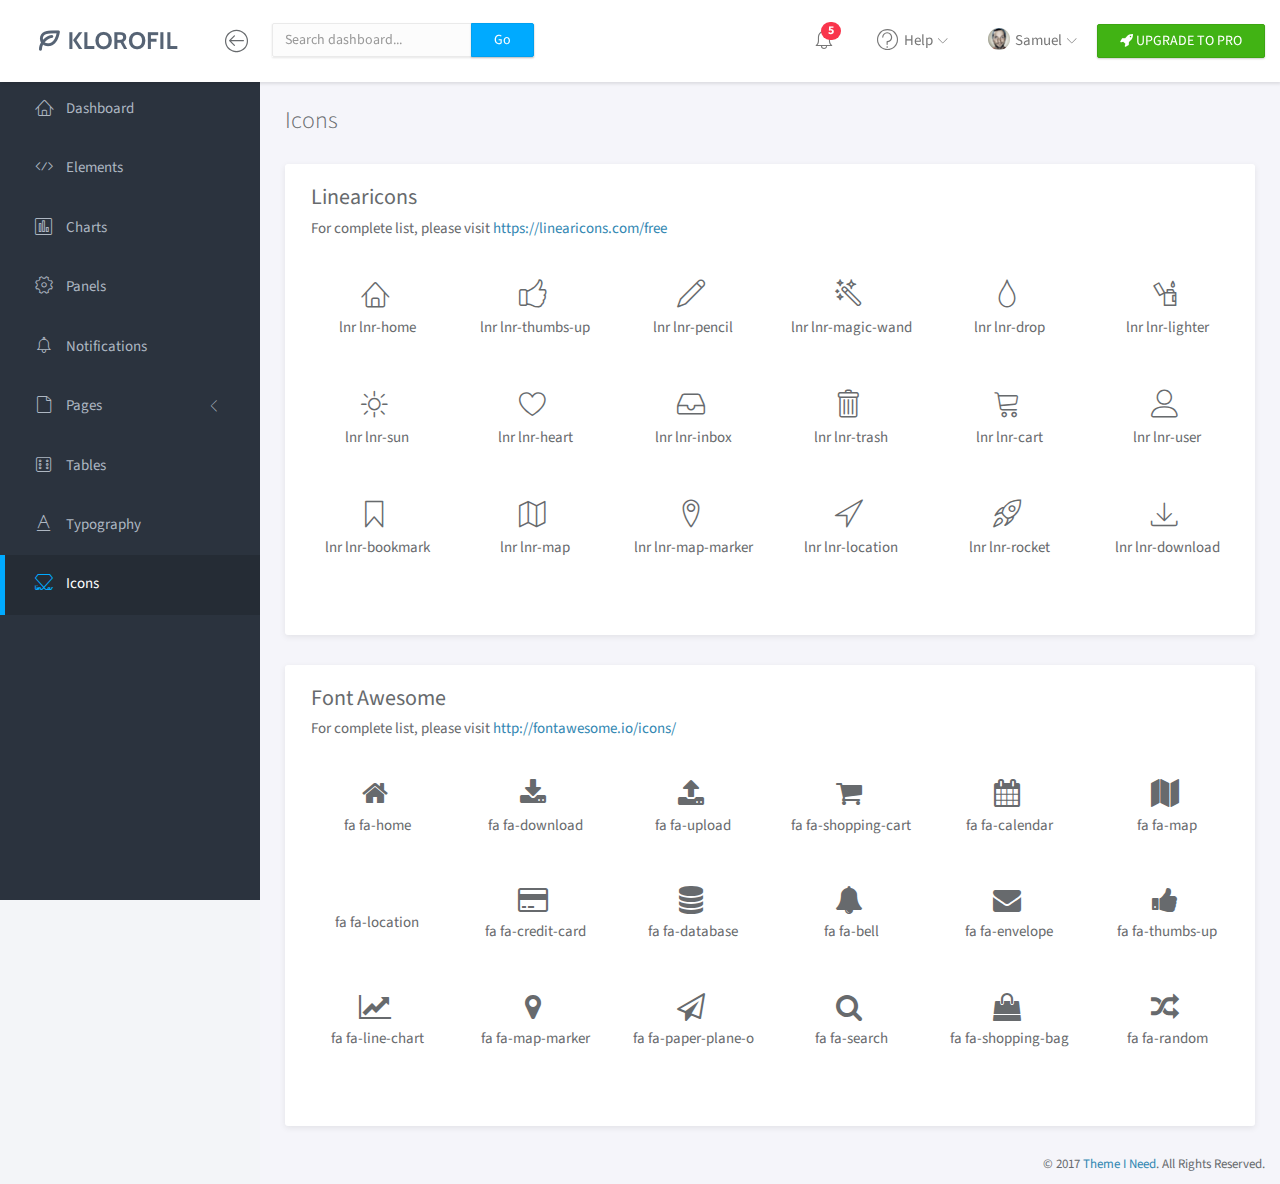
<file: admin/icons.html>
<!doctype html>
<html lang="en">

<head>
	<title>Icons | Klorofil - Free Bootstrap Dashboard Template</title>
	<meta charset="utf-8">
	<meta http-equiv="X-UA-Compatible" content="IE=edge,chrome=1">
	<meta name="viewport" content="width=device-width, initial-scale=1.0, maximum-scale=1.0, user-scalable=0">
	<!-- VENDOR CSS -->
	<link rel="stylesheet" href="assets/vendor/bootstrap/css/bootstrap.min.css">
	<link rel="stylesheet" href="assets/vendor/font-awesome/css/font-awesome.min.css">
	<link rel="stylesheet" href="assets/vendor/linearicons/style.css">
	<!-- MAIN CSS -->
	<link rel="stylesheet" href="assets/css/main.css">
	<!-- FOR DEMO PURPOSES ONLY. You should remove this in your project -->
	<link rel="stylesheet" href="assets/css/demo.css">
	<!-- GOOGLE FONTS -->
	<link href="https://fonts.googleapis.com/css?family=Source+Sans+Pro:300,400,600,700" rel="stylesheet">
	<!-- ICONS -->
	<link rel="apple-touch-icon" sizes="76x76" href="assets/img/apple-icon.png">
	<link rel="icon" type="image/png" sizes="96x96" href="assets/img/favicon.png">
</head>

<body>
	<!-- WRAPPER -->
	<div id="wrapper">
		<!-- NAVBAR -->
		<nav class="navbar navbar-default navbar-fixed-top">
			<div class="brand">
				<a href="index.html"><img src="assets/img/logo-dark.png" alt="Klorofil Logo" class="img-responsive logo"></a>
			</div>
			<div class="container-fluid">
				<div class="navbar-btn">
					<button type="button" class="btn-toggle-fullwidth"><i class="lnr lnr-arrow-left-circle"></i></button>
				</div>
				<form class="navbar-form navbar-left">
					<div class="input-group">
						<input type="text" value="" class="form-control" placeholder="Search dashboard...">
						<span class="input-group-btn"><button type="button" class="btn btn-primary">Go</button></span>
					</div>
				</form>
				<div class="navbar-btn navbar-btn-right">
					<a class="btn btn-success update-pro" href="https://www.themeineed.com/downloads/klorofil-pro-bootstrap-admin-dashboard-template/?utm_source=klorofil&utm_medium=template&utm_campaign=KlorofilPro" title="Upgrade to Pro" target="_blank"><i class="fa fa-rocket"></i> <span>UPGRADE TO PRO</span></a>
				</div>
				<div id="navbar-menu">
					<ul class="nav navbar-nav navbar-right">
						<li class="dropdown">
							<a href="#" class="dropdown-toggle icon-menu" data-toggle="dropdown">
								<i class="lnr lnr-alarm"></i>
								<span class="badge bg-danger">5</span>
							</a>
							<ul class="dropdown-menu notifications">
								<li><a href="#" class="notification-item"><span class="dot bg-warning"></span>System space is almost full</a></li>
								<li><a href="#" class="notification-item"><span class="dot bg-danger"></span>You have 9 unfinished tasks</a></li>
								<li><a href="#" class="notification-item"><span class="dot bg-success"></span>Monthly report is available</a></li>
								<li><a href="#" class="notification-item"><span class="dot bg-warning"></span>Weekly meeting in 1 hour</a></li>
								<li><a href="#" class="notification-item"><span class="dot bg-success"></span>Your request has been approved</a></li>
								<li><a href="#" class="more">See all notifications</a></li>
							</ul>
						</li>
						<li class="dropdown">
							<a href="#" class="dropdown-toggle" data-toggle="dropdown"><i class="lnr lnr-question-circle"></i> <span>Help</span> <i class="icon-submenu lnr lnr-chevron-down"></i></a>
							<ul class="dropdown-menu">
								<li><a href="#">Basic Use</a></li>
								<li><a href="#">Working With Data</a></li>
								<li><a href="#">Security</a></li>
								<li><a href="#">Troubleshooting</a></li>
							</ul>
						</li>
						<li class="dropdown">
							<a href="#" class="dropdown-toggle" data-toggle="dropdown"><img src="assets/img/user.png" class="img-circle" alt="Avatar"> <span>Samuel</span> <i class="icon-submenu lnr lnr-chevron-down"></i></a>
							<ul class="dropdown-menu">
								<li><a href="#"><i class="lnr lnr-user"></i> <span>My Profile</span></a></li>
								<li><a href="#"><i class="lnr lnr-envelope"></i> <span>Message</span></a></li>
								<li><a href="#"><i class="lnr lnr-cog"></i> <span>Settings</span></a></li>
								<li><a href="#"><i class="lnr lnr-exit"></i> <span>Logout</span></a></li>
							</ul>
						</li>
						<!-- <li>
							<a class="update-pro" href="https://www.themeineed.com/downloads/klorofil-pro-bootstrap-admin-dashboard-template/?utm_source=klorofil&utm_medium=template&utm_campaign=KlorofilPro" title="Upgrade to Pro" target="_blank"><i class="fa fa-rocket"></i> <span>UPGRADE TO PRO</span></a>
						</li> -->
					</ul>
				</div>
			</div>
		</nav>
		<!-- END NAVBAR -->
		<!-- LEFT SIDEBAR -->
		<div id="sidebar-nav" class="sidebar">
			<div class="sidebar-scroll">
				<nav>
					<ul class="nav">
						<li><a href="index.html" class=""><i class="lnr lnr-home"></i> <span>Dashboard</span></a></li>
						<li><a href="elements.html" class=""><i class="lnr lnr-code"></i> <span>Elements</span></a></li>
						<li><a href="charts.html" class=""><i class="lnr lnr-chart-bars"></i> <span>Charts</span></a></li>
						<li><a href="panels.html" class=""><i class="lnr lnr-cog"></i> <span>Panels</span></a></li>
						<li><a href="notifications.html" class=""><i class="lnr lnr-alarm"></i> <span>Notifications</span></a></li>
						<li>
							<a href="#subPages" data-toggle="collapse" class="collapsed"><i class="lnr lnr-file-empty"></i> <span>Pages</span> <i class="icon-submenu lnr lnr-chevron-left"></i></a>
							<div id="subPages" class="collapse ">
								<ul class="nav">
									<li><a href="page-profile.html" class="">Profile</a></li>
									<li><a href="page-login.html" class="">Login</a></li>
									<li><a href="page-lockscreen.html" class="">Lockscreen</a></li>
								</ul>
							</div>
						</li>
						<li><a href="tables.html" class=""><i class="lnr lnr-dice"></i> <span>Tables</span></a></li>
						<li><a href="typography.html" class=""><i class="lnr lnr-text-format"></i> <span>Typography</span></a></li>
						<li><a href="icons.html" class="active"><i class="lnr lnr-linearicons"></i> <span>Icons</span></a></li>
					</ul>
				</nav>
			</div>
		</div>
		<!-- END LEFT SIDEBAR -->
		<!-- MAIN -->
		<div class="main">
			<!-- MAIN CONTENT -->
			<div class="main-content">
				<div class="container-fluid">
					<h3 class="page-title">Icons</h3>
					<div class="panel panel-headline demo-icons">
						<div class="panel-heading">
							<h3 class="panel-title">Linearicons</h3>
							<p class="subtitle">For complete list, please visit <a href="https://linearicons.com/free" target="_blank">https://linearicons.com/free</a></p>
						</div>
						<div class="panel-body">
							<ul class="list-unstyled row">
								<li class="col-md-2 col-sm-4 col-xs-6">
									<span class="lnr lnr-home"></span> <span class="cssclass">lnr lnr-home</span>
								</li>
								<li class="col-md-2 col-sm-4 col-xs-6">
									<span class="lnr lnr-thumbs-up"></span> <span class="cssclass">lnr lnr-thumbs-up</span>
								</li>
								<li class="col-md-2 col-sm-4 col-xs-6">
									<span class="lnr lnr-pencil"></span> <span class="cssclass">lnr lnr-pencil</span>
								</li>
								<li class="col-md-2 col-sm-4 col-xs-6">
									<span class="lnr lnr-magic-wand"></span> <span class="cssclass">lnr lnr-magic-wand</span>
								</li>
								<li class="col-md-2 col-sm-4 col-xs-6">
									<span class="lnr lnr-drop"></span> <span class="cssclass">lnr lnr-drop</span>
								</li>
								<li class="col-md-2 col-sm-4 col-xs-6">
									<span class="lnr lnr-lighter"></span> <span class="cssclass">lnr lnr-lighter</span>
								</li>
								<li class="col-md-2 col-sm-4 col-xs-6">
									<span class="lnr lnr-sun"></span> <span class="cssclass">lnr lnr-sun</span>
								</li>
								<li class="col-md-2 col-sm-4 col-xs-6">
									<span class="lnr lnr-heart"></span> <span class="cssclass">lnr lnr-heart</span>
								</li>
								<li class="col-md-2 col-sm-4 col-xs-6">
									<span class="lnr lnr-inbox"></span> <span class="cssclass">lnr lnr-inbox</span>
								</li>
								<li class="col-md-2 col-sm-4 col-xs-6">
									<span class="lnr lnr-trash"></span> <span class="cssclass">lnr lnr-trash</span>
								</li>
								<li class="col-md-2 col-sm-4 col-xs-6">
									<span class="lnr lnr-cart"></span> <span class="cssclass">lnr lnr-cart</span>
								</li>
								<li class="col-md-2 col-sm-4 col-xs-6">
									<span class="lnr lnr-user"></span> <span class="cssclass">lnr lnr-user</span>
								</li>
								<li class="col-md-2 col-sm-4 col-xs-6">
									<span class="lnr lnr-bookmark"></span> <span class="cssclass">lnr lnr-bookmark</span>
								</li>
								<li class="col-md-2 col-sm-4 col-xs-6">
									<span class="lnr lnr-map"></span> <span class="cssclass">lnr lnr-map</span>
								</li>
								<li class="col-md-2 col-sm-4 col-xs-6">
									<span class="lnr lnr-map-marker"></span> <span class="cssclass">lnr lnr-map-marker</span>
								</li>
								<li class="col-md-2 col-sm-4 col-xs-6">
									<span class="lnr lnr-location"></span> <span class="cssclass">lnr lnr-location</span>
								</li>
								<li class="col-md-2 col-sm-4 col-xs-6">
									<span class="lnr lnr-rocket"></span> <span class="cssclass">lnr lnr-rocket</span>
								</li>
								<li class="col-md-2 col-sm-4 col-xs-6">
									<span class="lnr lnr-download"></span> <span class="cssclass">lnr lnr-download</span>
								</li>
							</ul>
						</div>
					</div>
					<div class="panel panel-headline demo-icons">
						<div class="panel-heading">
							<h3 class="panel-title">Font Awesome</h3>
							<p class="subtitle">For complete list, please visit <a href="http://fontawesome.io/icons/" target="_blank">http://fontawesome.io/icons/</a></p>
						</div>
						<div class="panel-body">
							<ul class="list-unstyled row">
								<li class="col-md-2 col-sm-4 col-xs-6">
									<span class="fa fa-home"></span> <span class="cssclass">fa fa-home</span>
								</li>
								<li class="col-md-2 col-sm-4 col-xs-6">
									<span class="fa fa-download"></span> <span class="cssclass">fa fa-download</span>
								</li>
								<li class="col-md-2 col-sm-4 col-xs-6">
									<span class="fa fa-upload"></span> <span class="cssclass">fa fa-upload</span>
								</li>
								<li class="col-md-2 col-sm-4 col-xs-6">
									<span class="fa fa-shopping-cart"></span> <span class="cssclass">fa fa-shopping-cart</span>
								</li>
								<li class="col-md-2 col-sm-4 col-xs-6">
									<span class="fa fa-calendar"></span> <span class="cssclass">fa fa-calendar</span>
								</li>
								<li class="col-md-2 col-sm-4 col-xs-6">
									<span class="fa fa-map"></span> <span class="cssclass">fa fa-map</span>
								</li>
								<li class="col-md-2 col-sm-4 col-xs-6">
									<span class="fa fa-location"></span> <span class="cssclass">fa fa-location</span>
								</li>
								<li class="col-md-2 col-sm-4 col-xs-6">
									<span class="fa fa-credit-card"></span> <span class="cssclass">fa fa-credit-card</span>
								</li>
								<li class="col-md-2 col-sm-4 col-xs-6">
									<span class="fa fa-database"></span> <span class="cssclass">fa fa-database</span>
								</li>
								<li class="col-md-2 col-sm-4 col-xs-6">
									<span class="fa fa-bell"></span> <span class="cssclass">fa fa-bell</span>
								</li>
								<li class="col-md-2 col-sm-4 col-xs-6">
									<span class="fa fa-envelope"></span> <span class="cssclass">fa fa-envelope</span>
								</li>
								<li class="col-md-2 col-sm-4 col-xs-6">
									<span class="fa fa-thumbs-up"></span> <span class="cssclass">fa fa-thumbs-up</span>
								</li>
								<li class="col-md-2 col-sm-4 col-xs-6">
									<span class="fa fa-line-chart"></span> <span class="cssclass">fa fa-line-chart</span>
								</li>
								<li class="col-md-2 col-sm-4 col-xs-6">
									<span class="fa fa-map-marker"></span> <span class="cssclass">fa fa-map-marker</span>
								</li>
								<li class="col-md-2 col-sm-4 col-xs-6">
									<span class="fa fa-paper-plane-o"></span> <span class="cssclass">fa fa-paper-plane-o</span>
								</li>
								<li class="col-md-2 col-sm-4 col-xs-6">
									<span class="fa fa-search"></span> <span class="cssclass">fa fa-search</span>
								</li>
								<li class="col-md-2 col-sm-4 col-xs-6">
									<span class="fa fa-shopping-bag"></span> <span class="cssclass">fa fa-shopping-bag</span>
								</li>
								<li class="col-md-2 col-sm-4 col-xs-6">
									<span class="fa fa-random"></span> <span class="cssclass">fa fa-random</span>
								</li>
							</ul>
						</div>
					</div>
				</div>
			</div>
			<!-- END MAIN CONTENT -->
		</div>
		<!-- END MAIN -->
		<div class="clearfix"></div>
		<footer>
			<div class="container-fluid">
				<p class="copyright">&copy; 2017 <a href="https://www.themeineed.com" target="_blank">Theme I Need</a>. All Rights Reserved.</p>
			</div>
		</footer>
	</div>
	<!-- END WRAPPER -->
	<!-- Javascript -->
	<script src="assets/vendor/jquery/jquery.min.js"></script>
	<script src="assets/vendor/bootstrap/js/bootstrap.min.js"></script>
	<script src="assets/vendor/jquery-slimscroll/jquery.slimscroll.min.js"></script>
	<script src="assets/scripts/klorofil-common.js"></script>
</body>

</html>
</file>
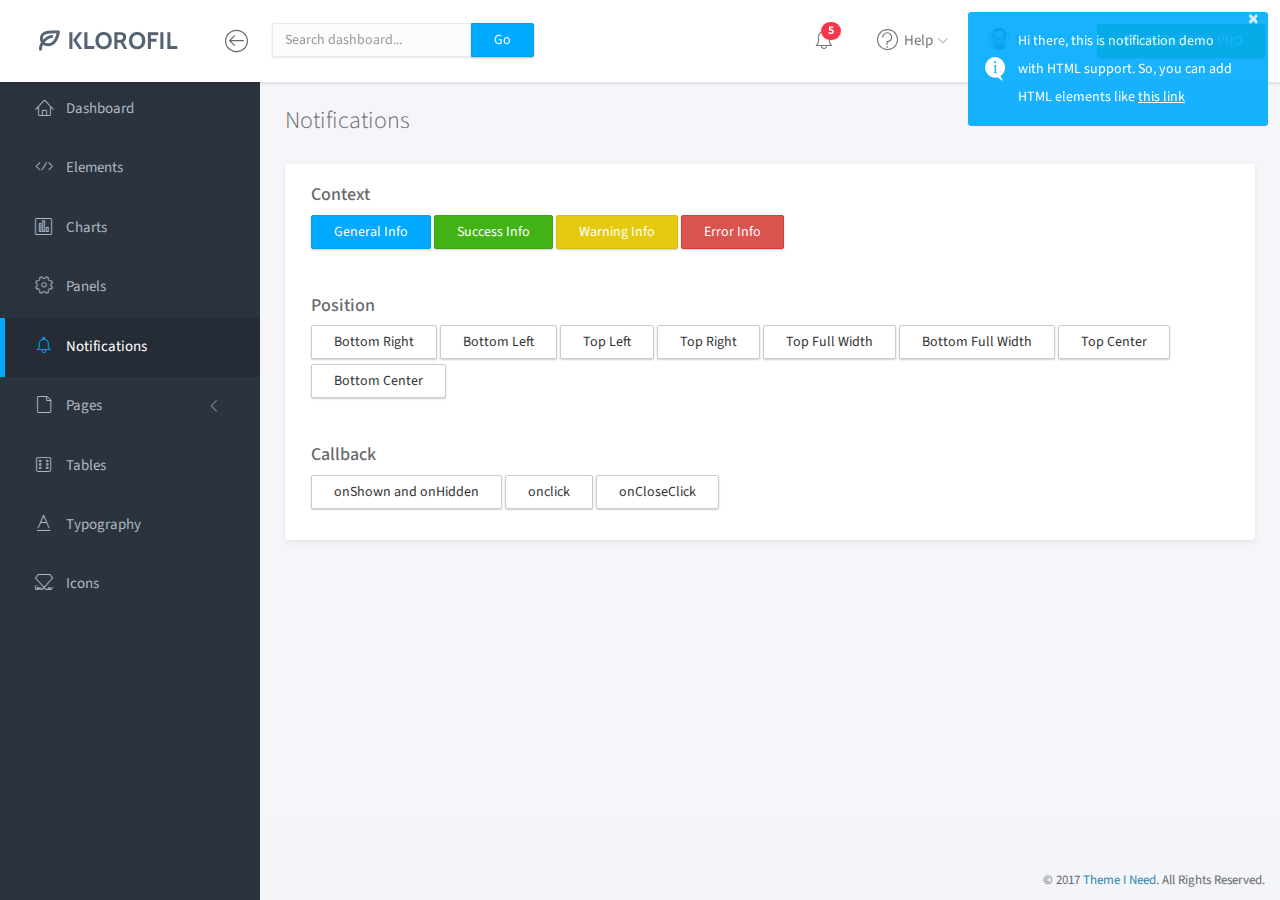
<file: admin/notifications.html>
<!doctype html>
<html lang="en">

<head>
	<title>Notifications | Klorofil - Free Bootstrap Dashboard Template</title>
	<meta charset="utf-8">
	<meta http-equiv="X-UA-Compatible" content="IE=edge,chrome=1">
	<meta name="viewport" content="width=device-width, initial-scale=1.0, maximum-scale=1.0, user-scalable=0">
	<!-- VENDOR CSS -->
	<link rel="stylesheet" href="assets/vendor/bootstrap/css/bootstrap.min.css">
	<link rel="stylesheet" href="assets/vendor/font-awesome/css/font-awesome.min.css">
	<link rel="stylesheet" href="assets/vendor/linearicons/style.css">
	<link rel="stylesheet" href="assets/vendor/toastr/toastr.min.css">
	<!-- MAIN CSS -->
	<link rel="stylesheet" href="assets/css/main.css">
	<!-- FOR DEMO PURPOSES ONLY. You should remove this in your project -->
	<link rel="stylesheet" href="assets/css/demo.css">
	<!-- GOOGLE FONTS -->
	<link href="https://fonts.googleapis.com/css?family=Source+Sans+Pro:300,400,600,700" rel="stylesheet">
	<!-- ICONS -->
	<link rel="apple-touch-icon" sizes="76x76" href="assets/img/apple-icon.png">
	<link rel="icon" type="image/png" sizes="96x96" href="assets/img/favicon.png">
</head>

<body>
	<!-- WRAPPER -->
	<div id="wrapper">
		<!-- NAVBAR -->
		<nav class="navbar navbar-default navbar-fixed-top">
			<div class="brand">
				<a href="index.html"><img src="assets/img/logo-dark.png" alt="Klorofil Logo" class="img-responsive logo"></a>
			</div>
			<div class="container-fluid">
				<div class="navbar-btn">
					<button type="button" class="btn-toggle-fullwidth"><i class="lnr lnr-arrow-left-circle"></i></button>
				</div>
				<form class="navbar-form navbar-left">
					<div class="input-group">
						<input type="text" value="" class="form-control" placeholder="Search dashboard...">
						<span class="input-group-btn"><button type="button" class="btn btn-primary">Go</button></span>
					</div>
				</form>
				<div class="navbar-btn navbar-btn-right">
					<a class="btn btn-success update-pro" href="https://www.themeineed.com/downloads/klorofil-pro-bootstrap-admin-dashboard-template/?utm_source=klorofil&utm_medium=template&utm_campaign=KlorofilPro" title="Upgrade to Pro" target="_blank"><i class="fa fa-rocket"></i> <span>UPGRADE TO PRO</span></a>
				</div>
				<div id="navbar-menu">
					<ul class="nav navbar-nav navbar-right">
						<li class="dropdown">
							<a href="#" class="dropdown-toggle icon-menu" data-toggle="dropdown">
								<i class="lnr lnr-alarm"></i>
								<span class="badge bg-danger">5</span>
							</a>
							<ul class="dropdown-menu notifications">
								<li><a href="#" class="notification-item"><span class="dot bg-warning"></span>System space is almost full</a></li>
								<li><a href="#" class="notification-item"><span class="dot bg-danger"></span>You have 9 unfinished tasks</a></li>
								<li><a href="#" class="notification-item"><span class="dot bg-success"></span>Monthly report is available</a></li>
								<li><a href="#" class="notification-item"><span class="dot bg-warning"></span>Weekly meeting in 1 hour</a></li>
								<li><a href="#" class="notification-item"><span class="dot bg-success"></span>Your request has been approved</a></li>
								<li><a href="#" class="more">See all notifications</a></li>
							</ul>
						</li>
						<li class="dropdown">
							<a href="#" class="dropdown-toggle" data-toggle="dropdown"><i class="lnr lnr-question-circle"></i> <span>Help</span> <i class="icon-submenu lnr lnr-chevron-down"></i></a>
							<ul class="dropdown-menu">
								<li><a href="#">Basic Use</a></li>
								<li><a href="#">Working With Data</a></li>
								<li><a href="#">Security</a></li>
								<li><a href="#">Troubleshooting</a></li>
							</ul>
						</li>
						<li class="dropdown">
							<a href="#" class="dropdown-toggle" data-toggle="dropdown"><img src="assets/img/user.png" class="img-circle" alt="Avatar"> <span>Samuel</span> <i class="icon-submenu lnr lnr-chevron-down"></i></a>
							<ul class="dropdown-menu">
								<li><a href="#"><i class="lnr lnr-user"></i> <span>My Profile</span></a></li>
								<li><a href="#"><i class="lnr lnr-envelope"></i> <span>Message</span></a></li>
								<li><a href="#"><i class="lnr lnr-cog"></i> <span>Settings</span></a></li>
								<li><a href="#"><i class="lnr lnr-exit"></i> <span>Logout</span></a></li>
							</ul>
						</li>
						<!-- <li>
							<a class="update-pro" href="https://www.themeineed.com/downloads/klorofil-pro-bootstrap-admin-dashboard-template/?utm_source=klorofil&utm_medium=template&utm_campaign=KlorofilPro" title="Upgrade to Pro" target="_blank"><i class="fa fa-rocket"></i> <span>UPGRADE TO PRO</span></a>
						</li> -->
					</ul>
				</div>
			</div>
		</nav>
		<!-- END NAVBAR -->
		<!-- LEFT SIDEBAR -->
		<div id="sidebar-nav" class="sidebar">
			<div class="sidebar-scroll">
				<nav>
					<ul class="nav">
						<li><a href="index.html" class=""><i class="lnr lnr-home"></i> <span>Dashboard</span></a></li>
						<li><a href="elements.html" class=""><i class="lnr lnr-code"></i> <span>Elements</span></a></li>
						<li><a href="charts.html" class=""><i class="lnr lnr-chart-bars"></i> <span>Charts</span></a></li>
						<li><a href="panels.html" class=""><i class="lnr lnr-cog"></i> <span>Panels</span></a></li>
						<li><a href="notifications.html" class="active"><i class="lnr lnr-alarm"></i> <span>Notifications</span></a></li>
						<li>
							<a href="#subPages" data-toggle="collapse" class="collapsed"><i class="lnr lnr-file-empty"></i> <span>Pages</span> <i class="icon-submenu lnr lnr-chevron-left"></i></a>
							<div id="subPages" class="collapse ">
								<ul class="nav">
									<li><a href="page-profile.html" class="">Profile</a></li>
									<li><a href="page-login.html" class="">Login</a></li>
									<li><a href="page-lockscreen.html" class="">Lockscreen</a></li>
								</ul>
							</div>
						</li>
						<li><a href="tables.html" class=""><i class="lnr lnr-dice"></i> <span>Tables</span></a></li>
						<li><a href="typography.html" class=""><i class="lnr lnr-text-format"></i> <span>Typography</span></a></li>
						<li><a href="icons.html" class=""><i class="lnr lnr-linearicons"></i> <span>Icons</span></a></li>
					</ul>
				</nav>
			</div>
		</div>
		<!-- END LEFT SIDEBAR -->
		<!-- MAIN -->
		<div class="main">
			<!-- MAIN CONTENT -->
			<div class="main-content">
				<div class="container-fluid">
					<h3 class="page-title">Notifications</h3>
					<div id="toastr-demo" class="panel">
						<div class="panel-body">
							<!-- CONTEXTUAL -->
							<h4>Context</h4>
							<p class="demo-button">
								<button type="button" class="btn btn-primary btn-toastr" data-context="info" data-message="This is general theme info" data-position="top-right">General Info</button>
								<button type="button" class="btn btn-success btn-toastr" data-context="success" data-message="This is success info" data-position="top-right">Success Info</button>
								<button type="button" class="btn btn-warning btn-toastr" data-context="warning" data-message="This is warning info" data-position="top-right">Warning Info</button>
								<button type="button" class="btn btn-danger btn-toastr" data-context="error" data-message="This is error info" data-position="top-right">Error Info</button>
							</p>
							<!-- END CONTEXTUAL -->
							<br>
							<!-- POSITION -->
							<h4>Position</h4>
							<p class="demo-button">
								<button type="button" class="btn btn-default btn-toastr" data-context="info" data-message="Hi, I'm here" data-position="bottom-right">Bottom Right</button>
								<button type="button" class="btn btn-default btn-toastr" data-context="info" data-message="Hi, I'm here" data-position="bottom-left">Bottom Left</button>
								<button type="button" class="btn btn-default btn-toastr" data-context="info" data-message="Hi, I'm here" data-position="top-left">Top Left</button>
								<button type="button" class="btn btn-default btn-toastr" data-context="info" data-message="Hi, I'm here" data-position="top-right">Top Right</button>
								<button type="button" class="btn btn-default btn-toastr" data-context="info" data-message="Hi, I'm here" data-position="top-full-width">Top Full Width</button>
								<button type="button" class="btn btn-default btn-toastr" data-context="info" data-message="Hi, I'm here" data-position="bottom-full-width">Bottom Full Width</button>
								<button type="button" class="btn btn-default btn-toastr" data-context="info" data-message="Hi, I'm here" data-position="top-center">Top Center</button>
								<button type="button" class="btn btn-default btn-toastr" data-context="info" data-message="Hi, I'm here" data-position="bottom-center">Bottom Center</button>
							</p>
							<!-- END POSITION -->
							<br>
							<!-- CALLBACK -->
							<h4>Callback</h4>
							<p class="demo-button">
								<button type="button" class="btn btn-default btn-toastr-callback" id="toastr-callback1" data-context="info" data-message="onShown and onHidden callback demo">onShown and onHidden</button>
								<button type="button" class="btn btn-default btn-toastr-callback" id="toastr-callback2" data-context="info" data-message="Please click me">onclick</button>
								<button type="button" class="btn btn-default btn-toastr-callback" id="toastr-callback3" data-context="info" data-message="Please click close button">onCloseClick</button>
							</p>
							<!-- END CALLBACK -->
						</div>
					</div>
				</div>
			</div>
			<!-- END MAIN CONTENT -->
		</div>
		<!-- END MAIN -->
		<div class="clearfix"></div>
		<footer>
			<div class="container-fluid">
				<p class="copyright">&copy; 2017 <a href="https://www.themeineed.com" target="_blank">Theme I Need</a>. All Rights Reserved.</p>
			</div>
		</footer>
	</div>
	<!-- END WRAPPER -->
	<!-- Javascript -->
	<script src="assets/vendor/jquery/jquery.min.js"></script>
	<script src="assets/vendor/bootstrap/js/bootstrap.min.js"></script>
	<script src="assets/vendor/jquery-slimscroll/jquery.slimscroll.min.js"></script>
	<script src="assets/vendor/toastr/toastr.min.js"></script>
	<script src="assets/scripts/klorofil-common.js"></script>
</body>

</html>
</file>
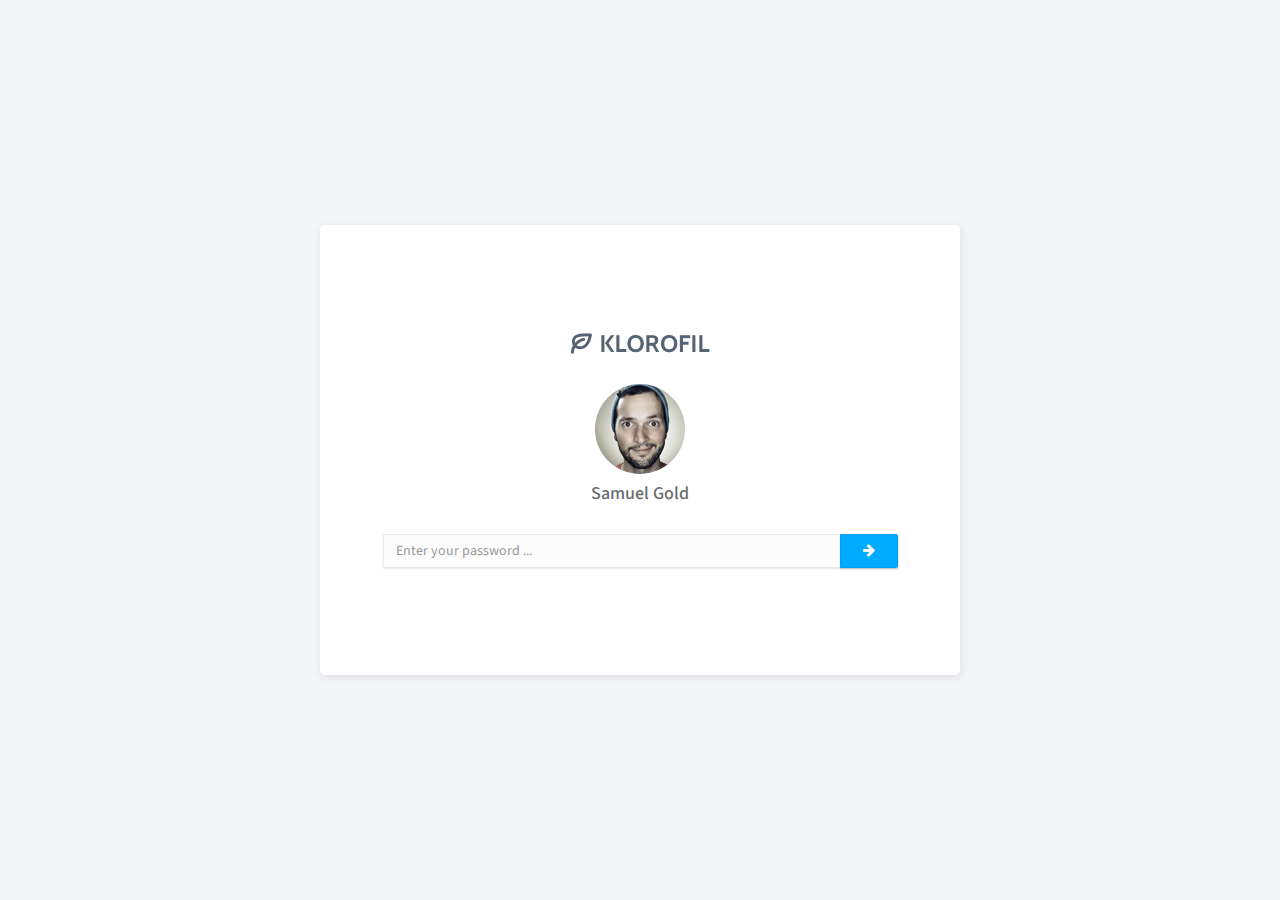
<file: admin/page-lockscreen.html>
<!doctype html>
<html lang="en" class="fullscreen-bg">

<head>
	<title>Lockscreen | Klorofil - Free Bootstrap Dashboard Template</title>
	<meta charset="utf-8">
	<meta http-equiv="X-UA-Compatible" content="IE=edge,chrome=1">
	<meta name="viewport" content="width=device-width, initial-scale=1.0, maximum-scale=1.0, user-scalable=0">
	<!-- VENDOR CSS -->
	<link rel="stylesheet" href="assets/vendor/bootstrap/css/bootstrap.min.css">
	<link rel="stylesheet" href="assets/vendor/font-awesome/css/font-awesome.min.css">
	<link rel="stylesheet" href="assets/vendor/linearicons/style.css">
	<!-- MAIN CSS -->
	<link rel="stylesheet" href="assets/css/main.css">
	<!-- FOR DEMO PURPOSES ONLY. You should remove this in your project -->
	<link rel="stylesheet" href="assets/css/demo.css">
	<!-- GOOGLE FONTS -->
	<link href="https://fonts.googleapis.com/css?family=Source+Sans+Pro:300,400,600,700" rel="stylesheet">
	<!-- ICONS -->
	<link rel="apple-touch-icon" sizes="76x76" href="assets/img/apple-icon.png">
	<link rel="icon" type="image/png" sizes="96x96" href="assets/img/favicon.png">
</head>

<body>
	<!-- WRAPPER -->
	<div id="wrapper">
		<div class="vertical-align-wrap">
			<div class="vertical-align-middle">
				<div class="auth-box lockscreen clearfix">
					<div class="content">
						<h1 class="sr-only">Klorofil - Free Bootstrap dashboard</h1>
						<div class="logo text-center"><img src="assets/img/logo-dark.png" alt="Klorofil Logo"></div>
						<div class="user text-center">
							<img src="assets/img/user-medium.png" class="img-circle" alt="Avatar">
							<h2 class="name">Samuel Gold</h2>
						</div>
						<form action="index.html">
							<div class="input-group">
								<input type="password" class="form-control" placeholder="Enter your password ...">
								<span class="input-group-btn"><button type="submit" class="btn btn-primary"><i class="fa fa-arrow-right"></i></button></span>
							</div>
						</form>
					</div>
				</div>
			</div>
		</div>
	</div>
	<!-- END WRAPPER -->
</body>

</html>
</file>
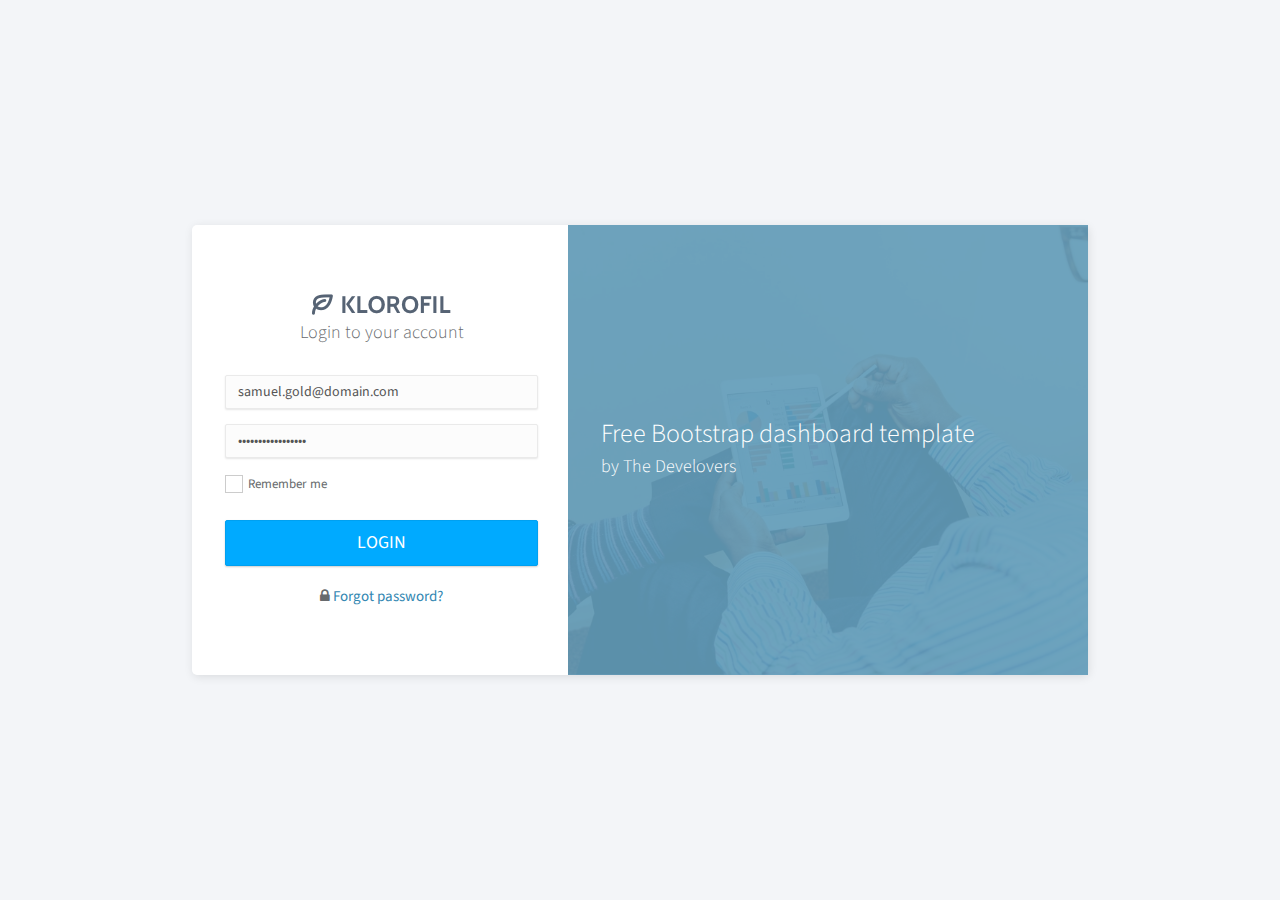
<file: admin/page-login.html>
<!doctype html>
<html lang="en" class="fullscreen-bg">

<head>
	<title>Login | Klorofil - Free Bootstrap Dashboard Template</title>
	<meta charset="utf-8">
	<meta http-equiv="X-UA-Compatible" content="IE=edge,chrome=1">
	<meta name="viewport" content="width=device-width, initial-scale=1.0, maximum-scale=1.0, user-scalable=0">
	<!-- VENDOR CSS -->
	<link rel="stylesheet" href="assets/css/bootstrap.min.css">
	<link rel="stylesheet" href="assets/vendor/font-awesome/css/font-awesome.min.css">
	<link rel="stylesheet" href="assets/vendor/linearicons/style.css">
	<!-- MAIN CSS -->
	<link rel="stylesheet" href="assets/css/main.css">
	<!-- FOR DEMO PURPOSES ONLY. You should remove this in your project -->
	<link rel="stylesheet" href="assets/css/demo.css">
	<!-- GOOGLE FONTS -->
	<link href="https://fonts.googleapis.com/css?family=Source+Sans+Pro:300,400,600,700" rel="stylesheet">
	<!-- ICONS -->
	<link rel="apple-touch-icon" sizes="76x76" href="assets/img/apple-icon.png">
	<link rel="icon" type="image/png" sizes="96x96" href="assets/img/favicon.png">
</head>

<body>
	<!-- WRAPPER -->
	<div id="wrapper">
		<div class="vertical-align-wrap">
			<div class="vertical-align-middle">
				<div class="auth-box ">
					<div class="left">
						<div class="content">
							<div class="header">
								<div class="logo text-center"><img src="assets/img/logo-dark.png" alt="Klorofil Logo"></div>
								<p class="lead">Login to your account</p>
							</div>
							<form class="form-auth-small" action="index.php">
								<div class="form-group">
									<label for="signin-email" class="control-label sr-only">Email</label>
									<input type="email" class="form-control" id="signin-email" value="samuel.gold@domain.com" placeholder="Email">
								</div>
								<div class="form-group">
									<label for="signin-password" class="control-label sr-only">Password</label>
									<input type="password" class="form-control" id="signin-password" value="thisisthepassword" placeholder="Password">
								</div>
								<div class="form-group clearfix">
									<label class="fancy-checkbox element-left">
										<input type="checkbox">
										<span>Remember me</span>
									</label>
								</div>
								<button type="submit" class="btn btn-primary btn-lg btn-block">LOGIN</button>
								<div class="bottom">
									<span class="helper-text"><i class="fa fa-lock"></i> <a href="#">Forgot password?</a></span>
								</div>
							</form>
						</div>
					</div>
					<div class="right">
						<div class="overlay"></div>
						<div class="content text">
							<h1 class="heading">Free Bootstrap dashboard template</h1>
							<p>by The Develovers</p>
						</div>
					</div>
					<div class="clearfix"></div>
				</div>
			</div>
		</div>
	</div>
	<!-- END WRAPPER -->
</body>

</html>
</file>
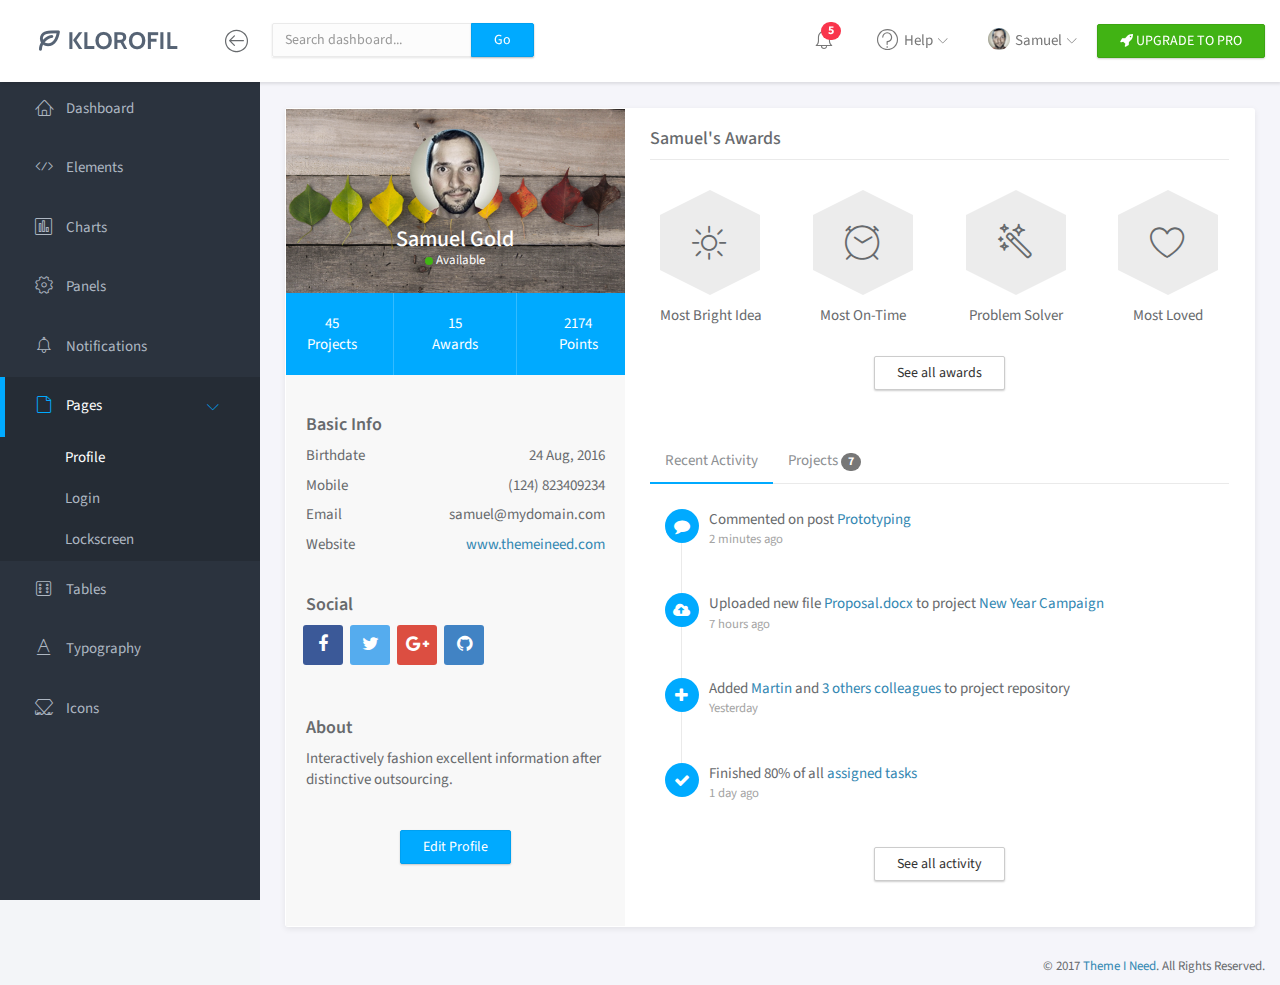
<file: admin/page-profile.html>
<!doctype html>
<html lang="en">

<head>
	<title>Profile | Klorofil - Free Bootstrap Dashboard Template</title>
	<meta charset="utf-8">
	<meta http-equiv="X-UA-Compatible" content="IE=edge,chrome=1">
	<meta name="viewport" content="width=device-width, initial-scale=1.0, maximum-scale=1.0, user-scalable=0">
	<!-- VENDOR CSS -->
	<link rel="stylesheet" href="assets/vendor/bootstrap/css/bootstrap.min.css">
	<link rel="stylesheet" href="assets/vendor/font-awesome/css/font-awesome.min.css">
	<link rel="stylesheet" href="assets/vendor/linearicons/style.css">
	<!-- MAIN CSS -->
	<link rel="stylesheet" href="assets/css/main.css">
	<!-- FOR DEMO PURPOSES ONLY. You should remove this in your project -->
	<link rel="stylesheet" href="assets/css/demo.css">
	<!-- GOOGLE FONTS -->
	<link href="https://fonts.googleapis.com/css?family=Source+Sans+Pro:300,400,600,700" rel="stylesheet">
	<!-- ICONS -->
	<link rel="apple-touch-icon" sizes="76x76" href="assets/img/apple-icon.png">
	<link rel="icon" type="image/png" sizes="96x96" href="assets/img/favicon.png">
</head>

<body>
	<!-- WRAPPER -->
	<div id="wrapper">
		<!-- NAVBAR -->
		<nav class="navbar navbar-default navbar-fixed-top">
			<div class="brand">
				<a href="index.html"><img src="assets/img/logo-dark.png" alt="Klorofil Logo" class="img-responsive logo"></a>
			</div>
			<div class="container-fluid">
				<div class="navbar-btn">
					<button type="button" class="btn-toggle-fullwidth"><i class="lnr lnr-arrow-left-circle"></i></button>
				</div>
				<form class="navbar-form navbar-left">
					<div class="input-group">
						<input type="text" value="" class="form-control" placeholder="Search dashboard...">
						<span class="input-group-btn"><button type="button" class="btn btn-primary">Go</button></span>
					</div>
				</form>
				<div class="navbar-btn navbar-btn-right">
					<a class="btn btn-success update-pro" href="https://www.themeineed.com/downloads/klorofil-pro-bootstrap-admin-dashboard-template/?utm_source=klorofil&utm_medium=template&utm_campaign=KlorofilPro" title="Upgrade to Pro" target="_blank"><i class="fa fa-rocket"></i> <span>UPGRADE TO PRO</span></a>
				</div>
				<div id="navbar-menu">
					<ul class="nav navbar-nav navbar-right">
						<li class="dropdown">
							<a href="#" class="dropdown-toggle icon-menu" data-toggle="dropdown">
								<i class="lnr lnr-alarm"></i>
								<span class="badge bg-danger">5</span>
							</a>
							<ul class="dropdown-menu notifications">
								<li><a href="#" class="notification-item"><span class="dot bg-warning"></span>System space is almost full</a></li>
								<li><a href="#" class="notification-item"><span class="dot bg-danger"></span>You have 9 unfinished tasks</a></li>
								<li><a href="#" class="notification-item"><span class="dot bg-success"></span>Monthly report is available</a></li>
								<li><a href="#" class="notification-item"><span class="dot bg-warning"></span>Weekly meeting in 1 hour</a></li>
								<li><a href="#" class="notification-item"><span class="dot bg-success"></span>Your request has been approved</a></li>
								<li><a href="#" class="more">See all notifications</a></li>
							</ul>
						</li>
						<li class="dropdown">
							<a href="#" class="dropdown-toggle" data-toggle="dropdown"><i class="lnr lnr-question-circle"></i> <span>Help</span> <i class="icon-submenu lnr lnr-chevron-down"></i></a>
							<ul class="dropdown-menu">
								<li><a href="#">Basic Use</a></li>
								<li><a href="#">Working With Data</a></li>
								<li><a href="#">Security</a></li>
								<li><a href="#">Troubleshooting</a></li>
							</ul>
						</li>
						<li class="dropdown">
							<a href="#" class="dropdown-toggle" data-toggle="dropdown"><img src="assets/img/user.png" class="img-circle" alt="Avatar"> <span>Samuel</span> <i class="icon-submenu lnr lnr-chevron-down"></i></a>
							<ul class="dropdown-menu">
								<li><a href="#"><i class="lnr lnr-user"></i> <span>My Profile</span></a></li>
								<li><a href="#"><i class="lnr lnr-envelope"></i> <span>Message</span></a></li>
								<li><a href="#"><i class="lnr lnr-cog"></i> <span>Settings</span></a></li>
								<li><a href="#"><i class="lnr lnr-exit"></i> <span>Logout</span></a></li>
							</ul>
						</li>
						<!-- <li>
							<a class="update-pro" href="https://www.themeineed.com/downloads/klorofil-pro-bootstrap-admin-dashboard-template/?utm_source=klorofil&utm_medium=template&utm_campaign=KlorofilPro" title="Upgrade to Pro" target="_blank"><i class="fa fa-rocket"></i> <span>UPGRADE TO PRO</span></a>
						</li> -->
					</ul>
				</div>
			</div>
		</nav>
		<!-- END NAVBAR -->
		<!-- LEFT SIDEBAR -->
		<div id="sidebar-nav" class="sidebar">
			<div class="sidebar-scroll">
				<nav>
					<ul class="nav">
						<li><a href="index.html" class=""><i class="lnr lnr-home"></i> <span>Dashboard</span></a></li>
						<li><a href="elements.html" class=""><i class="lnr lnr-code"></i> <span>Elements</span></a></li>
						<li><a href="charts.html" class=""><i class="lnr lnr-chart-bars"></i> <span>Charts</span></a></li>
						<li><a href="panels.html" class=""><i class="lnr lnr-cog"></i> <span>Panels</span></a></li>
						<li><a href="notifications.html" class=""><i class="lnr lnr-alarm"></i> <span>Notifications</span></a></li>
						<li>
							<a href="#subPages" data-toggle="collapse" class="active"><i class="lnr lnr-file-empty"></i> <span>Pages</span> <i class="icon-submenu lnr lnr-chevron-left"></i></a>
							<div id="subPages" class="collapse in">
								<ul class="nav">
									<li><a href="page-profile.html" class="active">Profile</a></li>
									<li><a href="page-login.html" class="">Login</a></li>
									<li><a href="page-lockscreen.html" class="">Lockscreen</a></li>
								</ul>
							</div>
						</li>
						<li><a href="tables.html" class=""><i class="lnr lnr-dice"></i> <span>Tables</span></a></li>
						<li><a href="typography.html" class=""><i class="lnr lnr-text-format"></i> <span>Typography</span></a></li>
						<li><a href="icons.html" class=""><i class="lnr lnr-linearicons"></i> <span>Icons</span></a></li>
					</ul>
				</nav>
			</div>
		</div>
		<!-- END LEFT SIDEBAR -->
		<!-- MAIN -->
		<div class="main">
			<!-- MAIN CONTENT -->
			<div class="main-content">
				<div class="container-fluid">
					<div class="panel panel-profile">
						<div class="clearfix">
							<!-- LEFT COLUMN -->
							<div class="profile-left">
								<!-- PROFILE HEADER -->
								<div class="profile-header">
									<div class="overlay"></div>
									<div class="profile-main">
										<img src="assets/img/user-medium.png" class="img-circle" alt="Avatar">
										<h3 class="name">Samuel Gold</h3>
										<span class="online-status status-available">Available</span>
									</div>
									<div class="profile-stat">
										<div class="row">
											<div class="col-md-4 stat-item">
												45 <span>Projects</span>
											</div>
											<div class="col-md-4 stat-item">
												15 <span>Awards</span>
											</div>
											<div class="col-md-4 stat-item">
												2174 <span>Points</span>
											</div>
										</div>
									</div>
								</div>
								<!-- END PROFILE HEADER -->
								<!-- PROFILE DETAIL -->
								<div class="profile-detail">
									<div class="profile-info">
										<h4 class="heading">Basic Info</h4>
										<ul class="list-unstyled list-justify">
											<li>Birthdate <span>24 Aug, 2016</span></li>
											<li>Mobile <span>(124) 823409234</span></li>
											<li>Email <span>samuel@mydomain.com</span></li>
											<li>Website <span><a href="https://www.themeineed.com">www.themeineed.com</a></span></li>
										</ul>
									</div>
									<div class="profile-info">
										<h4 class="heading">Social</h4>
										<ul class="list-inline social-icons">
											<li><a href="#" class="facebook-bg"><i class="fa fa-facebook"></i></a></li>
											<li><a href="#" class="twitter-bg"><i class="fa fa-twitter"></i></a></li>
											<li><a href="#" class="google-plus-bg"><i class="fa fa-google-plus"></i></a></li>
											<li><a href="#" class="github-bg"><i class="fa fa-github"></i></a></li>
										</ul>
									</div>
									<div class="profile-info">
										<h4 class="heading">About</h4>
										<p>Interactively fashion excellent information after distinctive outsourcing.</p>
									</div>
									<div class="text-center"><a href="#" class="btn btn-primary">Edit Profile</a></div>
								</div>
								<!-- END PROFILE DETAIL -->
							</div>
							<!-- END LEFT COLUMN -->
							<!-- RIGHT COLUMN -->
							<div class="profile-right">
								<h4 class="heading">Samuel's Awards</h4>
								<!-- AWARDS -->
								<div class="awards">
									<div class="row">
										<div class="col-md-3 col-sm-6">
											<div class="award-item">
												<div class="hexagon">
													<span class="lnr lnr-sun award-icon"></span>
												</div>
												<span>Most Bright Idea</span>
											</div>
										</div>
										<div class="col-md-3 col-sm-6">
											<div class="award-item">
												<div class="hexagon">
													<span class="lnr lnr-clock award-icon"></span>
												</div>
												<span>Most On-Time</span>
											</div>
										</div>
										<div class="col-md-3 col-sm-6">
											<div class="award-item">
												<div class="hexagon">
													<span class="lnr lnr-magic-wand award-icon"></span>
												</div>
												<span>Problem Solver</span>
											</div>
										</div>
										<div class="col-md-3 col-sm-6">
											<div class="award-item">
												<div class="hexagon">
													<span class="lnr lnr-heart award-icon"></span>
												</div>
												<span>Most Loved</span>
											</div>
										</div>
									</div>
									<div class="text-center"><a href="#" class="btn btn-default">See all awards</a></div>
								</div>
								<!-- END AWARDS -->
								<!-- TABBED CONTENT -->
								<div class="custom-tabs-line tabs-line-bottom left-aligned">
									<ul class="nav" role="tablist">
										<li class="active"><a href="#tab-bottom-left1" role="tab" data-toggle="tab">Recent Activity</a></li>
										<li><a href="#tab-bottom-left2" role="tab" data-toggle="tab">Projects <span class="badge">7</span></a></li>
									</ul>
								</div>
								<div class="tab-content">
									<div class="tab-pane fade in active" id="tab-bottom-left1">
										<ul class="list-unstyled activity-timeline">
											<li>
												<i class="fa fa-comment activity-icon"></i>
												<p>Commented on post <a href="#">Prototyping</a> <span class="timestamp">2 minutes ago</span></p>
											</li>
											<li>
												<i class="fa fa-cloud-upload activity-icon"></i>
												<p>Uploaded new file <a href="#">Proposal.docx</a> to project <a href="#">New Year Campaign</a> <span class="timestamp">7 hours ago</span></p>
											</li>
											<li>
												<i class="fa fa-plus activity-icon"></i>
												<p>Added <a href="#">Martin</a> and <a href="#">3 others colleagues</a> to project repository <span class="timestamp">Yesterday</span></p>
											</li>
											<li>
												<i class="fa fa-check activity-icon"></i>
												<p>Finished 80% of all <a href="#">assigned tasks</a> <span class="timestamp">1 day ago</span></p>
											</li>
										</ul>
										<div class="margin-top-30 text-center"><a href="#" class="btn btn-default">See all activity</a></div>
									</div>
									<div class="tab-pane fade" id="tab-bottom-left2">
										<div class="table-responsive">
											<table class="table project-table">
												<thead>
													<tr>
														<th>Title</th>
														<th>Progress</th>
														<th>Leader</th>
														<th>Status</th>
													</tr>
												</thead>
												<tbody>
													<tr>
														<td><a href="#">Spot Media</a></td>
														<td>
															<div class="progress">
																<div class="progress-bar" role="progressbar" aria-valuenow="60" aria-valuemin="0" aria-valuemax="100" style="width: 60%;">
																	<span>60% Complete</span>
																</div>
															</div>
														</td>
														<td><img src="assets/img/user2.png" alt="Avatar" class="avatar img-circle"> <a href="#">Michael</a></td>
														<td><span class="label label-success">ACTIVE</span></td>
													</tr>
													<tr>
														<td><a href="#">E-Commerce Site</a></td>
														<td>
															<div class="progress">
																<div class="progress-bar" role="progressbar" aria-valuenow="33" aria-valuemin="0" aria-valuemax="100" style="width: 33%;">
																	<span>33% Complete</span>
																</div>
															</div>
														</td>
														<td><img src="assets/img/user1.png" alt="Avatar" class="avatar img-circle"> <a href="#">Antonius</a></td>
														<td><span class="label label-warning">PENDING</span></td>
													</tr>
													<tr>
														<td><a href="#">Project 123GO</a></td>
														<td>
															<div class="progress">
																<div class="progress-bar" role="progressbar" aria-valuenow="68" aria-valuemin="0" aria-valuemax="100" style="width: 68%;">
																	<span>68% Complete</span>
																</div>
															</div>
														</td>
														<td><img src="assets/img/user1.png" alt="Avatar" class="avatar img-circle"> <a href="#">Antonius</a></td>
														<td><span class="label label-success">ACTIVE</span></td>
													</tr>
													<tr>
														<td><a href="#">Wordpress Theme</a></td>
														<td>
															<div class="progress">
																<div class="progress-bar" role="progressbar" aria-valuenow="75" aria-valuemin="0" aria-valuemax="100" style="width: 75%;">
																	<span>75%</span>
																</div>
															</div>
														</td>
														<td><img src="assets/img/user2.png" alt="Avatar" class="avatar img-circle"> <a href="#">Michael</a></td>
														<td><span class="label label-success">ACTIVE</span></td>
													</tr>
													<tr>
														<td><a href="#">Project 123GO</a></td>
														<td>
															<div class="progress">
																<div class="progress-bar progress-bar-success" role="progressbar" aria-valuenow="100" aria-valuemin="0" aria-valuemax="100" style="width: 100%;">
																	<span>100%</span>
																</div>
															</div>
														</td>
														<td><img src="assets/img/user1.png" alt="Avatar" class="avatar img-circle" /> <a href="#">Antonius</a></td>
														<td><span class="label label-default">CLOSED</span></td>
													</tr>
													<tr>
														<td><a href="#">Redesign Landing Page</a></td>
														<td>
															<div class="progress">
																<div class="progress-bar progress-bar-success" role="progressbar" aria-valuenow="100" aria-valuemin="0" aria-valuemax="100" style="width: 100%;">
																	<span>100%</span>
																</div>
															</div>
														</td>
														<td><img src="assets/img/user5.png" alt="Avatar" class="avatar img-circle" /> <a href="#">Jason</a></td>
														<td><span class="label label-default">CLOSED</span></td>
													</tr>
												</tbody>
											</table>
										</div>
									</div>
								</div>
								<!-- END TABBED CONTENT -->
							</div>
							<!-- END RIGHT COLUMN -->
						</div>
					</div>
				</div>
			</div>
			<!-- END MAIN CONTENT -->
		</div>
		<!-- END MAIN -->
		<div class="clearfix"></div>
		<footer>
			<div class="container-fluid">
				<p class="copyright">&copy; 2017 <a href="https://www.themeineed.com" target="_blank">Theme I Need</a>. All Rights Reserved.</p>
			</div>
		</footer>
	</div>
	<!-- END WRAPPER -->
	<!-- Javascript -->
	<script src="assets/vendor/jquery/jquery.min.js"></script>
	<script src="assets/vendor/bootstrap/js/bootstrap.min.js"></script>
	<script src="assets/vendor/jquery-slimscroll/jquery.slimscroll.min.js"></script>
	<script src="assets/scripts/klorofil-common.js"></script>
</body>

</html>
</file>
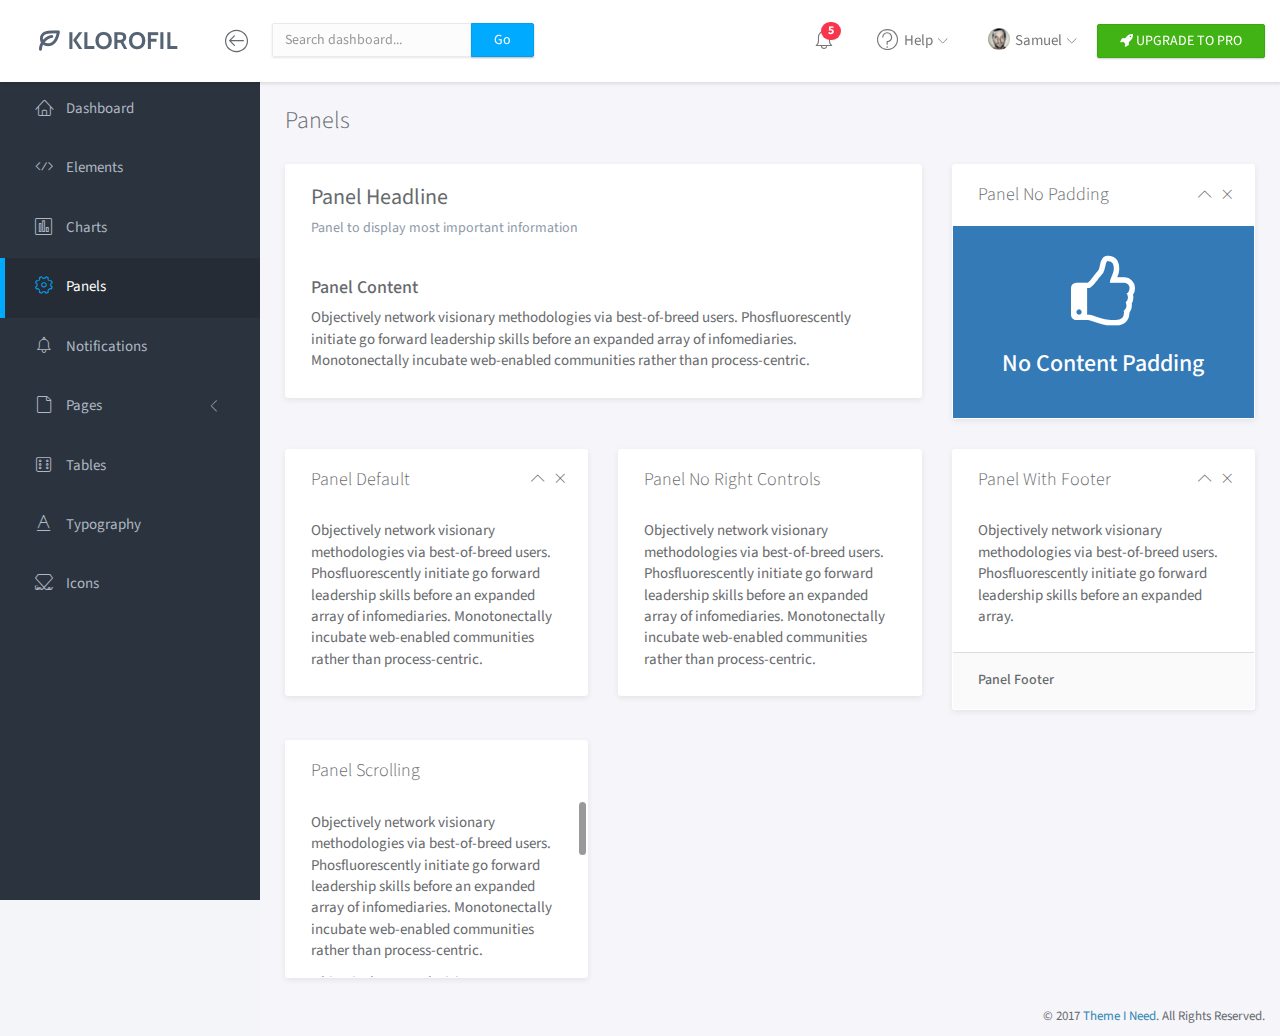
<file: admin/panels.html>
<!doctype html>
<html lang="en">

<head>
	<title>Panels | Klorofil - Free Bootstrap Dashboard Template</title>
	<meta charset="utf-8">
	<meta http-equiv="X-UA-Compatible" content="IE=edge,chrome=1">
	<meta name="viewport" content="width=device-width, initial-scale=1.0, maximum-scale=1.0, user-scalable=0">
	<!-- VENDOR CSS -->
	<link rel="stylesheet" href="assets/vendor/bootstrap/css/bootstrap.min.css">
	<link rel="stylesheet" href="assets/vendor/font-awesome/css/font-awesome.min.css">
	<link rel="stylesheet" href="assets/vendor/linearicons/style.css">
	<!-- MAIN CSS -->
	<link rel="stylesheet" href="assets/css/main.css">
	<!-- FOR DEMO PURPOSES ONLY. You should remove this in your project -->
	<link rel="stylesheet" href="assets/css/demo.css">
	<!-- GOOGLE FONTS -->
	<link href="https://fonts.googleapis.com/css?family=Source+Sans+Pro:300,400,600,700" rel="stylesheet">
	<!-- ICONS -->
	<link rel="apple-touch-icon" sizes="76x76" href="assets/img/apple-icon.png">
	<link rel="icon" type="image/png" sizes="96x96" href="assets/img/favicon.png">
</head>

<body>
	<!-- WRAPPER -->
	<div id="wrapper">
		<!-- NAVBAR -->
		<nav class="navbar navbar-default navbar-fixed-top">
			<div class="brand">
				<a href="index.html"><img src="assets/img/logo-dark.png" alt="Klorofil Logo" class="img-responsive logo"></a>
			</div>
			<div class="container-fluid">
				<div class="navbar-btn">
					<button type="button" class="btn-toggle-fullwidth"><i class="lnr lnr-arrow-left-circle"></i></button>
				</div>
				<form class="navbar-form navbar-left">
					<div class="input-group">
						<input type="text" value="" class="form-control" placeholder="Search dashboard...">
						<span class="input-group-btn"><button type="button" class="btn btn-primary">Go</button></span>
					</div>
				</form>
				<div class="navbar-btn navbar-btn-right">
					<a class="btn btn-success update-pro" href="https://www.themeineed.com/downloads/klorofil-pro-bootstrap-admin-dashboard-template/?utm_source=klorofil&utm_medium=template&utm_campaign=KlorofilPro" title="Upgrade to Pro" target="_blank"><i class="fa fa-rocket"></i> <span>UPGRADE TO PRO</span></a>
				</div>
				<div id="navbar-menu">
					<ul class="nav navbar-nav navbar-right">
						<li class="dropdown">
							<a href="#" class="dropdown-toggle icon-menu" data-toggle="dropdown">
								<i class="lnr lnr-alarm"></i>
								<span class="badge bg-danger">5</span>
							</a>
							<ul class="dropdown-menu notifications">
								<li><a href="#" class="notification-item"><span class="dot bg-warning"></span>System space is almost full</a></li>
								<li><a href="#" class="notification-item"><span class="dot bg-danger"></span>You have 9 unfinished tasks</a></li>
								<li><a href="#" class="notification-item"><span class="dot bg-success"></span>Monthly report is available</a></li>
								<li><a href="#" class="notification-item"><span class="dot bg-warning"></span>Weekly meeting in 1 hour</a></li>
								<li><a href="#" class="notification-item"><span class="dot bg-success"></span>Your request has been approved</a></li>
								<li><a href="#" class="more">See all notifications</a></li>
							</ul>
						</li>
						<li class="dropdown">
							<a href="#" class="dropdown-toggle" data-toggle="dropdown"><i class="lnr lnr-question-circle"></i> <span>Help</span> <i class="icon-submenu lnr lnr-chevron-down"></i></a>
							<ul class="dropdown-menu">
								<li><a href="#">Basic Use</a></li>
								<li><a href="#">Working With Data</a></li>
								<li><a href="#">Security</a></li>
								<li><a href="#">Troubleshooting</a></li>
							</ul>
						</li>
						<li class="dropdown">
							<a href="#" class="dropdown-toggle" data-toggle="dropdown"><img src="assets/img/user.png" class="img-circle" alt="Avatar"> <span>Samuel</span> <i class="icon-submenu lnr lnr-chevron-down"></i></a>
							<ul class="dropdown-menu">
								<li><a href="#"><i class="lnr lnr-user"></i> <span>My Profile</span></a></li>
								<li><a href="#"><i class="lnr lnr-envelope"></i> <span>Message</span></a></li>
								<li><a href="#"><i class="lnr lnr-cog"></i> <span>Settings</span></a></li>
								<li><a href="#"><i class="lnr lnr-exit"></i> <span>Logout</span></a></li>
							</ul>
						</li>
						<!-- <li>
							<a class="update-pro" href="https://www.themeineed.com/downloads/klorofil-pro-bootstrap-admin-dashboard-template/?utm_source=klorofil&utm_medium=template&utm_campaign=KlorofilPro" title="Upgrade to Pro" target="_blank"><i class="fa fa-rocket"></i> <span>UPGRADE TO PRO</span></a>
						</li> -->
					</ul>
				</div>
			</div>
		</nav>
		<!-- END NAVBAR -->
		<!-- LEFT SIDEBAR -->
		<div id="sidebar-nav" class="sidebar">
			<div class="sidebar-scroll">
				<nav>
					<ul class="nav">
						<li><a href="index.html" class=""><i class="lnr lnr-home"></i> <span>Dashboard</span></a></li>
						<li><a href="elements.html" class=""><i class="lnr lnr-code"></i> <span>Elements</span></a></li>
						<li><a href="charts.html" class=""><i class="lnr lnr-chart-bars"></i> <span>Charts</span></a></li>
						<li><a href="panels.html" class="active"><i class="lnr lnr-cog"></i> <span>Panels</span></a></li>
						<li><a href="notifications.html" class=""><i class="lnr lnr-alarm"></i> <span>Notifications</span></a></li>
						<li>
							<a href="#subPages" data-toggle="collapse" class="collapsed"><i class="lnr lnr-file-empty"></i> <span>Pages</span> <i class="icon-submenu lnr lnr-chevron-left"></i></a>
							<div id="subPages" class="collapse ">
								<ul class="nav">
									<li><a href="page-profile.html" class="">Profile</a></li>
									<li><a href="page-login.html" class="">Login</a></li>
									<li><a href="page-lockscreen.html" class="">Lockscreen</a></li>
								</ul>
							</div>
						</li>
						<li><a href="tables.html" class=""><i class="lnr lnr-dice"></i> <span>Tables</span></a></li>
						<li><a href="typography.html" class=""><i class="lnr lnr-text-format"></i> <span>Typography</span></a></li>
						<li><a href="icons.html" class=""><i class="lnr lnr-linearicons"></i> <span>Icons</span></a></li>
					</ul>
				</nav>
			</div>
		</div>
		<!-- END LEFT SIDEBAR -->
		<!-- MAIN -->
		<div class="main">
			<!-- MAIN CONTENT -->
			<div class="main-content">
				<div class="container-fluid">
					<h3 class="page-title">Panels</h3>
					<div class="row">
						<div class="col-md-8">
							<!-- PANEL HEADLINE -->
							<div class="panel panel-headline">
								<div class="panel-heading">
									<h3 class="panel-title">Panel Headline</h3>
									<p class="panel-subtitle">Panel to display most important information</p>
								</div>
								<div class="panel-body">
									<h4>Panel Content</h4>
									<p>Objectively network visionary methodologies via best-of-breed users. Phosfluorescently initiate go forward leadership skills before an expanded array of infomediaries. Monotonectally incubate web-enabled communities rather than process-centric.</p>
								</div>
							</div>
							<!-- END PANEL HEADLINE -->
						</div>
						<div class="col-md-4">
							<!-- PANEL NO PADDING -->
							<div class="panel">
								<div class="panel-heading">
									<h3 class="panel-title">Panel No Padding</h3>
									<div class="right">
										<button type="button" class="btn-toggle-collapse"><i class="lnr lnr-chevron-up"></i></button>
										<button type="button" class="btn-remove"><i class="lnr lnr-cross"></i></button>
									</div>
								</div>
								<div class="panel-body no-padding bg-primary text-center">
									<div class="padding-top-30 padding-bottom-30">
										<i class="fa fa-thumbs-o-up fa-5x"></i>
										<h3>No Content Padding</h3>
									</div>
								</div>
							</div>
							<!-- END PANEL NO PADDING -->
						</div>
					</div>
					<div class="row">
						<div class="col-md-4">
							<!-- PANEL DEFAULT -->
							<div class="panel">
								<div class="panel-heading">
									<h3 class="panel-title">Panel Default</h3>
									<div class="right">
										<button type="button" class="btn-toggle-collapse"><i class="lnr lnr-chevron-up"></i></button>
										<button type="button" class="btn-remove"><i class="lnr lnr-cross"></i></button>
									</div>
								</div>
								<div class="panel-body">
									<p>Objectively network visionary methodologies via best-of-breed users. Phosfluorescently initiate go forward leadership skills before an expanded array of infomediaries. Monotonectally incubate web-enabled communities rather than process-centric.</p>
								</div>
							</div>
							<!-- END PANEL DEFAULT -->
						</div>
						<div class="col-md-4">
							<!-- PANEL NO CONTROLS -->
							<div class="panel">
								<div class="panel-heading">
									<h3 class="panel-title">Panel No Right Controls</h3>
								</div>
								<div class="panel-body">
									<p>Objectively network visionary methodologies via best-of-breed users. Phosfluorescently initiate go forward leadership skills before an expanded array of infomediaries. Monotonectally incubate web-enabled communities rather than process-centric.</p>
								</div>
							</div>
							<!-- END PANEL NO CONTROLS -->
						</div>
						<div class="col-md-4">
							<!-- PANEL WITH FOOTER -->
							<div class="panel">
								<div class="panel-heading">
									<h3 class="panel-title">Panel With Footer</h3>
									<div class="right">
										<button type="button" class="btn-toggle-collapse"><i class="lnr lnr-chevron-up"></i></button>
										<button type="button" class="btn-remove"><i class="lnr lnr-cross"></i></button>
									</div>
								</div>
								<div class="panel-body">
									<p>Objectively network visionary methodologies via best-of-breed users. Phosfluorescently initiate go forward leadership skills before an expanded array.</p>
								</div>
								<div class="panel-footer">
									<h5>Panel Footer</h5>
								</div>
							</div>
							<!-- END PANEL WITH FOOTER -->
						</div>
					</div>
					<div class="row">
						<div class="col-md-4">
							<!-- PANEL SCROLLING -->
							<div id="panel-scrolling-demo" class="panel">
								<div class="panel-heading">
									<h3 class="panel-title">Panel Scrolling</h3>
								</div>
								<div class="panel-body">
									<p>Objectively network visionary methodologies via best-of-breed users. Phosfluorescently initiate go forward leadership skills before an expanded array of infomediaries. Monotonectally incubate web-enabled communities rather than process-centric.</p>
									<p>Objectively network visionary methodologies via best-of-breed users. Phosfluorescently initiate go forward leadership skills before an expanded array of infomediaries. Monotonectally incubate web-enabled communities rather than process-centric.</p>
									<p>Objectively network visionary methodologies via best-of-breed users. Phosfluorescently initiate go forward leadership skills before an expanded array of infomediaries. Monotonectally incubate web-enabled communities rather than process-centric.</p>
								</div>
							</div>
							<!-- END PANEL SCROLLING -->
						</div>
					</div>
				</div>
			</div>
			<!-- END MAIN CONTENT -->
		</div>
		<!-- END MAIN -->
		<div class="clearfix"></div>
		<footer>
			<div class="container-fluid">
				<p class="copyright">&copy; 2017 <a href="https://www.themeineed.com" target="_blank">Theme I Need</a>. All Rights Reserved.</p>
			</div>
		</footer>
	</div>
	<!-- END WRAPPER -->
	<!-- Javascript -->
	<script src="assets/vendor/jquery/jquery.min.js"></script>
	<script src="assets/vendor/bootstrap/js/bootstrap.min.js"></script>
	<script src="assets/vendor/jquery-slimscroll/jquery.slimscroll.min.js"></script>
	<script src="assets/scripts/klorofil-common.js"></script>
</body>

</html>
</file>
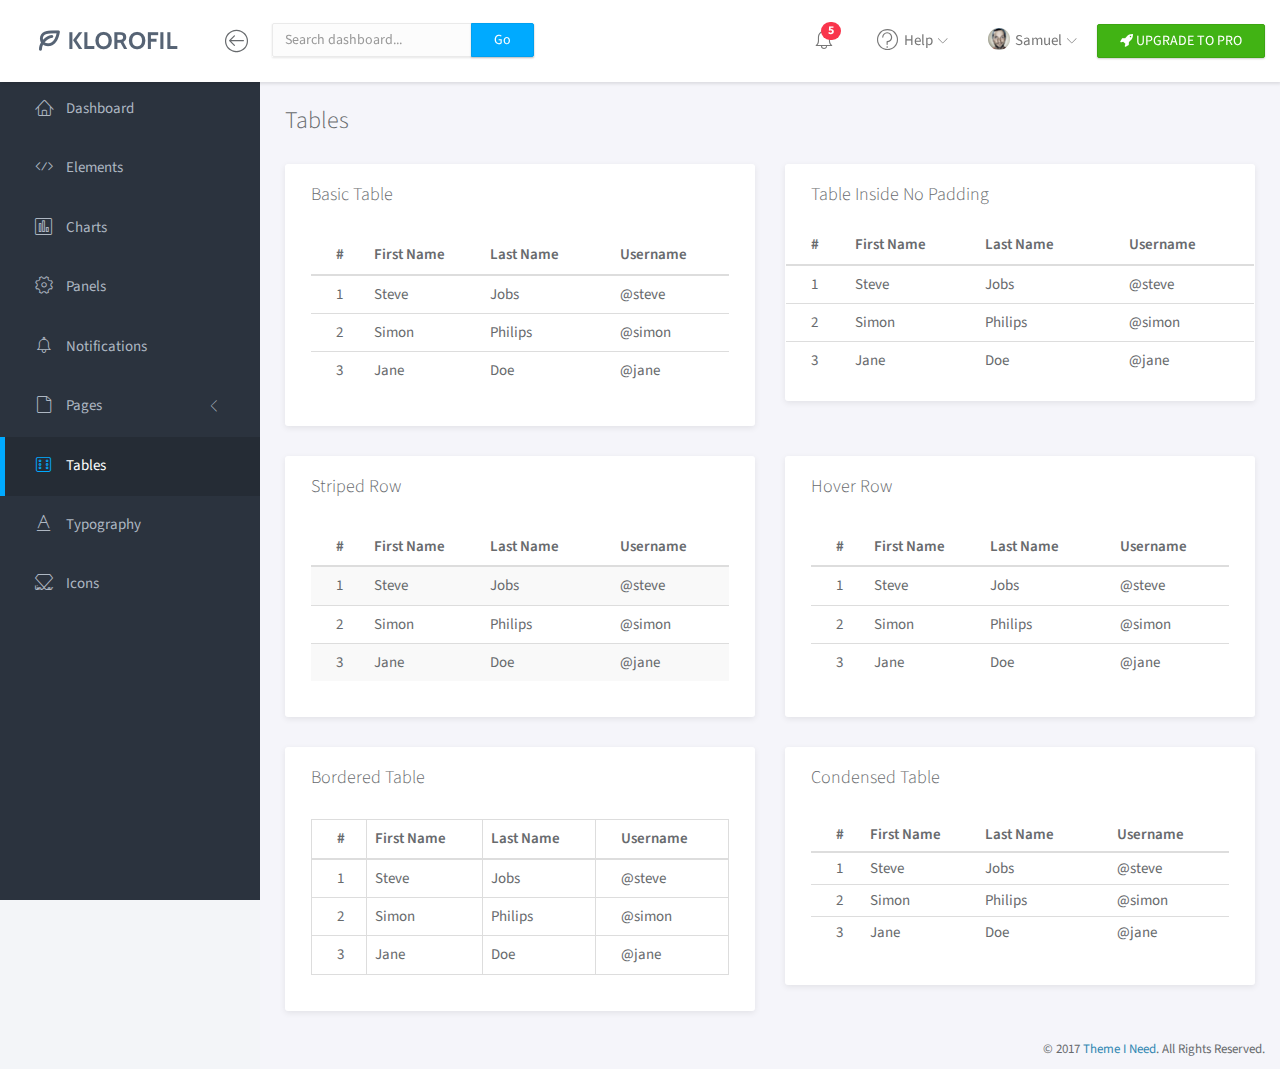
<file: admin/tables.html>
<!doctype html>
<html lang="en">

<head>
	<title>Tables | Klorofil - Free Bootstrap Dashboard Template</title>
	<meta charset="utf-8">
	<meta http-equiv="X-UA-Compatible" content="IE=edge,chrome=1">
	<meta name="viewport" content="width=device-width, initial-scale=1.0, maximum-scale=1.0, user-scalable=0">
	<!-- VENDOR CSS -->
	<link rel="stylesheet" href="assets/vendor/bootstrap/css/bootstrap.min.css">
	<link rel="stylesheet" href="assets/vendor/font-awesome/css/font-awesome.min.css">
	<link rel="stylesheet" href="assets/vendor/linearicons/style.css">
	<!-- MAIN CSS -->
	<link rel="stylesheet" href="assets/css/main.css">
	<!-- FOR DEMO PURPOSES ONLY. You should remove this in your project -->
	<link rel="stylesheet" href="assets/css/demo.css">
	<!-- GOOGLE FONTS -->
	<link href="https://fonts.googleapis.com/css?family=Source+Sans+Pro:300,400,600,700" rel="stylesheet">
	<!-- ICONS -->
	<link rel="apple-touch-icon" sizes="76x76" href="assets/img/apple-icon.png">
	<link rel="icon" type="image/png" sizes="96x96" href="assets/img/favicon.png">
</head>

<body>
	<!-- WRAPPER -->
	<div id="wrapper">
		<!-- NAVBAR -->
		<nav class="navbar navbar-default navbar-fixed-top">
			<div class="brand">
				<a href="index.html"><img src="assets/img/logo-dark.png" alt="Klorofil Logo" class="img-responsive logo"></a>
			</div>
			<div class="container-fluid">
				<div class="navbar-btn">
					<button type="button" class="btn-toggle-fullwidth"><i class="lnr lnr-arrow-left-circle"></i></button>
				</div>
				<form class="navbar-form navbar-left">
					<div class="input-group">
						<input type="text" value="" class="form-control" placeholder="Search dashboard...">
						<span class="input-group-btn"><button type="button" class="btn btn-primary">Go</button></span>
					</div>
				</form>
				<div class="navbar-btn navbar-btn-right">
					<a class="btn btn-success update-pro" href="https://www.themeineed.com/downloads/klorofil-pro-bootstrap-admin-dashboard-template/?utm_source=klorofil&utm_medium=template&utm_campaign=KlorofilPro" title="Upgrade to Pro" target="_blank"><i class="fa fa-rocket"></i> <span>UPGRADE TO PRO</span></a>
				</div>
				<div id="navbar-menu">
					<ul class="nav navbar-nav navbar-right">
						<li class="dropdown">
							<a href="#" class="dropdown-toggle icon-menu" data-toggle="dropdown">
								<i class="lnr lnr-alarm"></i>
								<span class="badge bg-danger">5</span>
							</a>
							<ul class="dropdown-menu notifications">
								<li><a href="#" class="notification-item"><span class="dot bg-warning"></span>System space is almost full</a></li>
								<li><a href="#" class="notification-item"><span class="dot bg-danger"></span>You have 9 unfinished tasks</a></li>
								<li><a href="#" class="notification-item"><span class="dot bg-success"></span>Monthly report is available</a></li>
								<li><a href="#" class="notification-item"><span class="dot bg-warning"></span>Weekly meeting in 1 hour</a></li>
								<li><a href="#" class="notification-item"><span class="dot bg-success"></span>Your request has been approved</a></li>
								<li><a href="#" class="more">See all notifications</a></li>
							</ul>
						</li>
						<li class="dropdown">
							<a href="#" class="dropdown-toggle" data-toggle="dropdown"><i class="lnr lnr-question-circle"></i> <span>Help</span> <i class="icon-submenu lnr lnr-chevron-down"></i></a>
							<ul class="dropdown-menu">
								<li><a href="#">Basic Use</a></li>
								<li><a href="#">Working With Data</a></li>
								<li><a href="#">Security</a></li>
								<li><a href="#">Troubleshooting</a></li>
							</ul>
						</li>
						<li class="dropdown">
							<a href="#" class="dropdown-toggle" data-toggle="dropdown"><img src="assets/img/user.png" class="img-circle" alt="Avatar"> <span>Samuel</span> <i class="icon-submenu lnr lnr-chevron-down"></i></a>
							<ul class="dropdown-menu">
								<li><a href="#"><i class="lnr lnr-user"></i> <span>My Profile</span></a></li>
								<li><a href="#"><i class="lnr lnr-envelope"></i> <span>Message</span></a></li>
								<li><a href="#"><i class="lnr lnr-cog"></i> <span>Settings</span></a></li>
								<li><a href="#"><i class="lnr lnr-exit"></i> <span>Logout</span></a></li>
							</ul>
						</li>
						<!-- <li>
							<a class="update-pro" href="https://www.themeineed.com/downloads/klorofil-pro-bootstrap-admin-dashboard-template/?utm_source=klorofil&utm_medium=template&utm_campaign=KlorofilPro" title="Upgrade to Pro" target="_blank"><i class="fa fa-rocket"></i> <span>UPGRADE TO PRO</span></a>
						</li> -->
					</ul>
				</div>
			</div>
		</nav>
		<!-- END NAVBAR -->
		<!-- LEFT SIDEBAR -->
		<div id="sidebar-nav" class="sidebar">
			<div class="sidebar-scroll">
				<nav>
					<ul class="nav">
						<li><a href="index.html" class=""><i class="lnr lnr-home"></i> <span>Dashboard</span></a></li>
						<li><a href="elements.html" class=""><i class="lnr lnr-code"></i> <span>Elements</span></a></li>
						<li><a href="charts.html" class=""><i class="lnr lnr-chart-bars"></i> <span>Charts</span></a></li>
						<li><a href="panels.html" class=""><i class="lnr lnr-cog"></i> <span>Panels</span></a></li>
						<li><a href="notifications.html" class=""><i class="lnr lnr-alarm"></i> <span>Notifications</span></a></li>
						<li>
							<a href="#subPages" data-toggle="collapse" class="collapsed"><i class="lnr lnr-file-empty"></i> <span>Pages</span> <i class="icon-submenu lnr lnr-chevron-left"></i></a>
							<div id="subPages" class="collapse ">
								<ul class="nav">
									<li><a href="page-profile.html" class="">Profile</a></li>
									<li><a href="page-login.html" class="">Login</a></li>
									<li><a href="page-lockscreen.html" class="">Lockscreen</a></li>
								</ul>
							</div>
						</li>
						<li><a href="tables.html" class="active"><i class="lnr lnr-dice"></i> <span>Tables</span></a></li>
						<li><a href="typography.html" class=""><i class="lnr lnr-text-format"></i> <span>Typography</span></a></li>
						<li><a href="icons.html" class=""><i class="lnr lnr-linearicons"></i> <span>Icons</span></a></li>
					</ul>
				</nav>
			</div>
		</div>
		<!-- END LEFT SIDEBAR -->
		<!-- MAIN -->
		<div class="main">
			<!-- MAIN CONTENT -->
			<div class="main-content">
				<div class="container-fluid">
					<h3 class="page-title">Tables</h3>
					<div class="row">
						<div class="col-md-6">
							<!-- BASIC TABLE -->
							<div class="panel">
								<div class="panel-heading">
									<h3 class="panel-title">Basic Table</h3>
								</div>
								<div class="panel-body">
									<table class="table">
										<thead>
											<tr>
												<th>#</th>
												<th>First Name</th>
												<th>Last Name</th>
												<th>Username</th>
											</tr>
										</thead>
										<tbody>
											<tr>
												<td>1</td>
												<td>Steve</td>
												<td>Jobs</td>
												<td>@steve</td>
											</tr>
											<tr>
												<td>2</td>
												<td>Simon</td>
												<td>Philips</td>
												<td>@simon</td>
											</tr>
											<tr>
												<td>3</td>
												<td>Jane</td>
												<td>Doe</td>
												<td>@jane</td>
											</tr>
										</tbody>
									</table>
								</div>
							</div>
							<!-- END BASIC TABLE -->
						</div>
						<div class="col-md-6">
							<!-- TABLE NO PADDING -->
							<div class="panel">
								<div class="panel-heading">
									<h3 class="panel-title">Table Inside No Padding</h3>
								</div>
								<div class="panel-body no-padding">
									<table class="table">
										<thead>
											<tr>
												<th>#</th>
												<th>First Name</th>
												<th>Last Name</th>
												<th>Username</th>
											</tr>
										</thead>
										<tbody>
											<tr>
												<td>1</td>
												<td>Steve</td>
												<td>Jobs</td>
												<td>@steve</td>
											</tr>
											<tr>
												<td>2</td>
												<td>Simon</td>
												<td>Philips</td>
												<td>@simon</td>
											</tr>
											<tr>
												<td>3</td>
												<td>Jane</td>
												<td>Doe</td>
												<td>@jane</td>
											</tr>
										</tbody>
									</table>
								</div>
							</div>
							<!-- END TABLE NO PADDING -->
						</div>
					</div>
					<div class="row">
						<div class="col-md-6">
							<!-- TABLE STRIPED -->
							<div class="panel">
								<div class="panel-heading">
									<h3 class="panel-title">Striped Row</h3>
								</div>
								<div class="panel-body">
									<table class="table table-striped">
										<thead>
											<tr>
												<th>#</th>
												<th>First Name</th>
												<th>Last Name</th>
												<th>Username</th>
											</tr>
										</thead>
										<tbody>
											<tr>
												<td>1</td>
												<td>Steve</td>
												<td>Jobs</td>
												<td>@steve</td>
											</tr>
											<tr>
												<td>2</td>
												<td>Simon</td>
												<td>Philips</td>
												<td>@simon</td>
											</tr>
											<tr>
												<td>3</td>
												<td>Jane</td>
												<td>Doe</td>
												<td>@jane</td>
											</tr>
										</tbody>
									</table>
								</div>
							</div>
							<!-- END TABLE STRIPED -->
						</div>
						<div class="col-md-6">
							<!-- TABLE HOVER -->
							<div class="panel">
								<div class="panel-heading">
									<h3 class="panel-title">Hover Row</h3>
								</div>
								<div class="panel-body">
									<table class="table table-hover">
										<thead>
											<tr>
												<th>#</th>
												<th>First Name</th>
												<th>Last Name</th>
												<th>Username</th>
											</tr>
										</thead>
										<tbody>
											<tr>
												<td>1</td>
												<td>Steve</td>
												<td>Jobs</td>
												<td>@steve</td>
											</tr>
											<tr>
												<td>2</td>
												<td>Simon</td>
												<td>Philips</td>
												<td>@simon</td>
											</tr>
											<tr>
												<td>3</td>
												<td>Jane</td>
												<td>Doe</td>
												<td>@jane</td>
											</tr>
										</tbody>
									</table>
								</div>
							</div>
							<!-- END TABLE HOVER -->
						</div>
					</div>
					<div class="row">
						<div class="col-md-6">
							<!-- BORDERED TABLE -->
							<div class="panel">
								<div class="panel-heading">
									<h3 class="panel-title">Bordered Table</h3>
								</div>
								<div class="panel-body">
									<table class="table table-bordered">
										<thead>
											<tr>
												<th>#</th>
												<th>First Name</th>
												<th>Last Name</th>
												<th>Username</th>
											</tr>
										</thead>
										<tbody>
											<tr>
												<td>1</td>
												<td>Steve</td>
												<td>Jobs</td>
												<td>@steve</td>
											</tr>
											<tr>
												<td>2</td>
												<td>Simon</td>
												<td>Philips</td>
												<td>@simon</td>
											</tr>
											<tr>
												<td>3</td>
												<td>Jane</td>
												<td>Doe</td>
												<td>@jane</td>
											</tr>
										</tbody>
									</table>
								</div>
							</div>
							<!-- END BORDERED TABLE -->
						</div>
						<div class="col-md-6">
							<!-- CONDENSED TABLE -->
							<div class="panel">
								<div class="panel-heading">
									<h3 class="panel-title">Condensed Table</h3>
								</div>
								<div class="panel-body">
									<table class="table table-condensed">
										<thead>
											<tr>
												<th>#</th>
												<th>First Name</th>
												<th>Last Name</th>
												<th>Username</th>
											</tr>
										</thead>
										<tbody>
											<tr>
												<td>1</td>
												<td>Steve</td>
												<td>Jobs</td>
												<td>@steve</td>
											</tr>
											<tr>
												<td>2</td>
												<td>Simon</td>
												<td>Philips</td>
												<td>@simon</td>
											</tr>
											<tr>
												<td>3</td>
												<td>Jane</td>
												<td>Doe</td>
												<td>@jane</td>
											</tr>
										</tbody>
									</table>
								</div>
							</div>
							<!-- END CONDENSED TABLE -->
						</div>
					</div>
				</div>
			</div>
			<!-- END MAIN CONTENT -->
		</div>
		<!-- END MAIN -->
		<div class="clearfix"></div>
		<footer>
			<div class="container-fluid">
				<p class="copyright">&copy; 2017 <a href="https://www.themeineed.com" target="_blank">Theme I Need</a>. All Rights Reserved.</p>
			</div>
		</footer>
	</div>
	<!-- END WRAPPER -->
	<!-- Javascript -->
	<script src="assets/vendor/jquery/jquery.min.js"></script>
	<script src="assets/vendor/bootstrap/js/bootstrap.min.js"></script>
	<script src="assets/vendor/jquery-slimscroll/jquery.slimscroll.min.js"></script>
	<script src="assets/scripts/klorofil-common.js"></script>
</body>

</html>
</file>
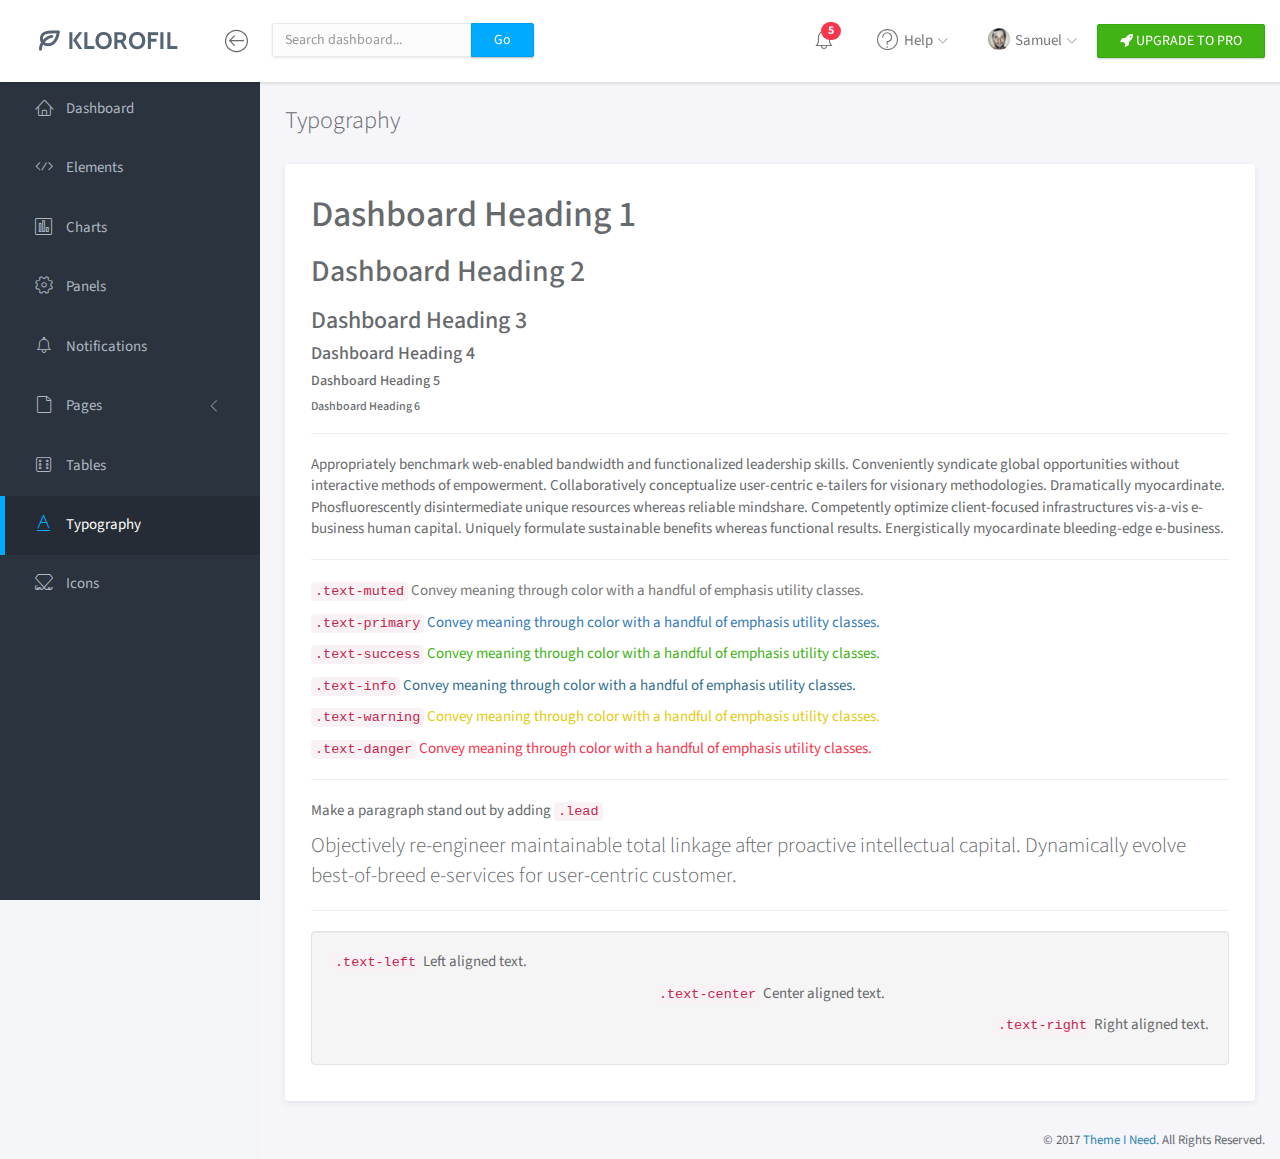
<file: admin/typography.html>
<!doctype html>
<html lang="en">

<head>
	<title>Typography | Klorofil - Free Bootstrap Dashboard Template</title>
	<meta charset="utf-8">
	<meta http-equiv="X-UA-Compatible" content="IE=edge,chrome=1">
	<meta name="viewport" content="width=device-width, initial-scale=1.0, maximum-scale=1.0, user-scalable=0">
	<!-- VENDOR CSS -->
	<link rel="stylesheet" href="assets/vendor/bootstrap/css/bootstrap.min.css">
	<link rel="stylesheet" href="assets/vendor/font-awesome/css/font-awesome.min.css">
	<link rel="stylesheet" href="assets/vendor/linearicons/style.css">
	<!-- MAIN CSS -->
	<link rel="stylesheet" href="assets/css/main.css">
	<!-- FOR DEMO PURPOSES ONLY. You should remove this in your project -->
	<link rel="stylesheet" href="assets/css/demo.css">
	<!-- GOOGLE FONTS -->
	<link href="https://fonts.googleapis.com/css?family=Source+Sans+Pro:300,400,600,700" rel="stylesheet">
	<!-- ICONS -->
	<link rel="apple-touch-icon" sizes="76x76" href="assets/img/apple-icon.png">
	<link rel="icon" type="image/png" sizes="96x96" href="assets/img/favicon.png">
</head>

<body>
	<!-- WRAPPER -->
	<div id="wrapper">
		<!-- NAVBAR -->
		<nav class="navbar navbar-default navbar-fixed-top">
			<div class="brand">
				<a href="index.html"><img src="assets/img/logo-dark.png" alt="Klorofil Logo" class="img-responsive logo"></a>
			</div>
			<div class="container-fluid">
				<div class="navbar-btn">
					<button type="button" class="btn-toggle-fullwidth"><i class="lnr lnr-arrow-left-circle"></i></button>
				</div>
				<form class="navbar-form navbar-left">
					<div class="input-group">
						<input type="text" value="" class="form-control" placeholder="Search dashboard...">
						<span class="input-group-btn"><button type="button" class="btn btn-primary">Go</button></span>
					</div>
				</form>
				<div class="navbar-btn navbar-btn-right">
					<a class="btn btn-success update-pro" href="https://www.themeineed.com/downloads/klorofil-pro-bootstrap-admin-dashboard-template/?utm_source=klorofil&utm_medium=template&utm_campaign=KlorofilPro" title="Upgrade to Pro" target="_blank"><i class="fa fa-rocket"></i> <span>UPGRADE TO PRO</span></a>
				</div>
				<div id="navbar-menu">
					<ul class="nav navbar-nav navbar-right">
						<li class="dropdown">
							<a href="#" class="dropdown-toggle icon-menu" data-toggle="dropdown">
								<i class="lnr lnr-alarm"></i>
								<span class="badge bg-danger">5</span>
							</a>
							<ul class="dropdown-menu notifications">
								<li><a href="#" class="notification-item"><span class="dot bg-warning"></span>System space is almost full</a></li>
								<li><a href="#" class="notification-item"><span class="dot bg-danger"></span>You have 9 unfinished tasks</a></li>
								<li><a href="#" class="notification-item"><span class="dot bg-success"></span>Monthly report is available</a></li>
								<li><a href="#" class="notification-item"><span class="dot bg-warning"></span>Weekly meeting in 1 hour</a></li>
								<li><a href="#" class="notification-item"><span class="dot bg-success"></span>Your request has been approved</a></li>
								<li><a href="#" class="more">See all notifications</a></li>
							</ul>
						</li>
						<li class="dropdown">
							<a href="#" class="dropdown-toggle" data-toggle="dropdown"><i class="lnr lnr-question-circle"></i> <span>Help</span> <i class="icon-submenu lnr lnr-chevron-down"></i></a>
							<ul class="dropdown-menu">
								<li><a href="#">Basic Use</a></li>
								<li><a href="#">Working With Data</a></li>
								<li><a href="#">Security</a></li>
								<li><a href="#">Troubleshooting</a></li>
							</ul>
						</li>
						<li class="dropdown">
							<a href="#" class="dropdown-toggle" data-toggle="dropdown"><img src="assets/img/user.png" class="img-circle" alt="Avatar"> <span>Samuel</span> <i class="icon-submenu lnr lnr-chevron-down"></i></a>
							<ul class="dropdown-menu">
								<li><a href="#"><i class="lnr lnr-user"></i> <span>My Profile</span></a></li>
								<li><a href="#"><i class="lnr lnr-envelope"></i> <span>Message</span></a></li>
								<li><a href="#"><i class="lnr lnr-cog"></i> <span>Settings</span></a></li>
								<li><a href="#"><i class="lnr lnr-exit"></i> <span>Logout</span></a></li>
							</ul>
						</li>
						<!-- <li>
							<a class="update-pro" href="https://www.themeineed.com/downloads/klorofil-pro-bootstrap-admin-dashboard-template/?utm_source=klorofil&utm_medium=template&utm_campaign=KlorofilPro" title="Upgrade to Pro" target="_blank"><i class="fa fa-rocket"></i> <span>UPGRADE TO PRO</span></a>
						</li> -->
					</ul>
				</div>
			</div>
		</nav>
		<!-- END NAVBAR -->
		<!-- LEFT SIDEBAR -->
		<div id="sidebar-nav" class="sidebar">
			<div class="sidebar-scroll">
				<nav>
					<ul class="nav">
						<li><a href="index.html" class=""><i class="lnr lnr-home"></i> <span>Dashboard</span></a></li>
						<li><a href="elements.html" class=""><i class="lnr lnr-code"></i> <span>Elements</span></a></li>
						<li><a href="charts.html" class=""><i class="lnr lnr-chart-bars"></i> <span>Charts</span></a></li>
						<li><a href="panels.html" class=""><i class="lnr lnr-cog"></i> <span>Panels</span></a></li>
						<li><a href="notifications.html" class=""><i class="lnr lnr-alarm"></i> <span>Notifications</span></a></li>
						<li>
							<a href="#subPages" data-toggle="collapse" class="collapsed"><i class="lnr lnr-file-empty"></i> <span>Pages</span> <i class="icon-submenu lnr lnr-chevron-left"></i></a>
							<div id="subPages" class="collapse ">
								<ul class="nav">
									<li><a href="page-profile.html" class="">Profile</a></li>
									<li><a href="page-login.html" class="">Login</a></li>
									<li><a href="page-lockscreen.html" class="">Lockscreen</a></li>
								</ul>
							</div>
						</li>
						<li><a href="tables.html" class=""><i class="lnr lnr-dice"></i> <span>Tables</span></a></li>
						<li><a href="typography.html" class="active"><i class="lnr lnr-text-format"></i> <span>Typography</span></a></li>
						<li><a href="icons.html" class=""><i class="lnr lnr-linearicons"></i> <span>Icons</span></a></li>
					</ul>
				</nav>
			</div>
		</div>
		<!-- END LEFT SIDEBAR -->
		<!-- MAIN -->
		<div class="main">
			<!-- MAIN CONTENT -->
			<div class="main-content">
				<div class="container-fluid">
					<h3 class="page-title">Typography</h3>
					<div class="panel panel-headline">
						<div class="panel-body">
							<h1>Dashboard Heading 1</h1>
							<h2>Dashboard Heading 2</h2>
							<h3>Dashboard Heading 3</h3>
							<h4>Dashboard Heading 4</h4>
							<h5>Dashboard Heading 5</h5>
							<h6>Dashboard Heading 6</h6>
							<hr>
							<p>Appropriately benchmark web-enabled bandwidth and functionalized leadership skills. Conveniently syndicate global opportunities without interactive methods of empowerment. Collaboratively conceptualize user-centric e-tailers for visionary methodologies. Dramatically myocardinate. Phosfluorescently disintermediate unique resources whereas reliable mindshare. Competently optimize client-focused infrastructures vis-a-vis e-business human capital. Uniquely formulate sustainable benefits whereas functional results. Energistically myocardinate bleeding-edge e-business.</p>
							<hr>
							<p class="text-muted"><code>.text-muted</code> Convey meaning through color with a handful of emphasis utility classes.</p>
							<p class="text-primary"><code>.text-primary</code> Convey meaning through color with a handful of emphasis utility classes.</p>
							<p class="text-success"><code>.text-success</code> Convey meaning through color with a handful of emphasis utility classes.</p>
							<p class="text-info"><code>.text-info</code> Convey meaning through color with a handful of emphasis utility classes.</p>
							<p class="text-warning"><code>.text-warning</code> Convey meaning through color with a handful of emphasis utility classes.</p>
							<p class="text-danger"><code>.text-danger</code> Convey meaning through color with a handful of emphasis utility classes.</p>
							<hr>
							<p>Make a paragraph stand out by adding <code>.lead</code></p>
							<p class="lead">Objectively re-engineer maintainable total linkage after proactive intellectual capital. Dynamically evolve best-of-breed e-services for user-centric customer.</p>
							<hr>
							<div class="well">
								<p class="text-left"><code>.text-left</code> Left aligned text.</p>
								<p class="text-center"><code>.text-center</code> Center aligned text.</p>
								<p class="text-right"><code>.text-right</code> Right aligned text.</p>
							</div>
						</div>
					</div>
				</div>
			</div>
			<!-- END MAIN CONTENT -->
		</div>
		<!-- END MAIN -->
		<div class="clearfix"></div>
		<footer>
			<div class="container-fluid">
				<p class="copyright">&copy; 2017 <a href="https://www.themeineed.com" target="_blank">Theme I Need</a>. All Rights Reserved.</p>
			</div>
		</footer>
	</div>
	<!-- END WRAPPER -->
	<!-- Javascript -->
	<script src="assets/vendor/jquery/jquery.min.js"></script>
	<script src="assets/vendor/bootstrap/js/bootstrap.min.js"></script>
	<script src="assets/vendor/jquery-slimscroll/jquery.slimscroll.min.js"></script>
	<script src="assets/scripts/klorofil-common.js"></script>
</body>

</html>
</file>
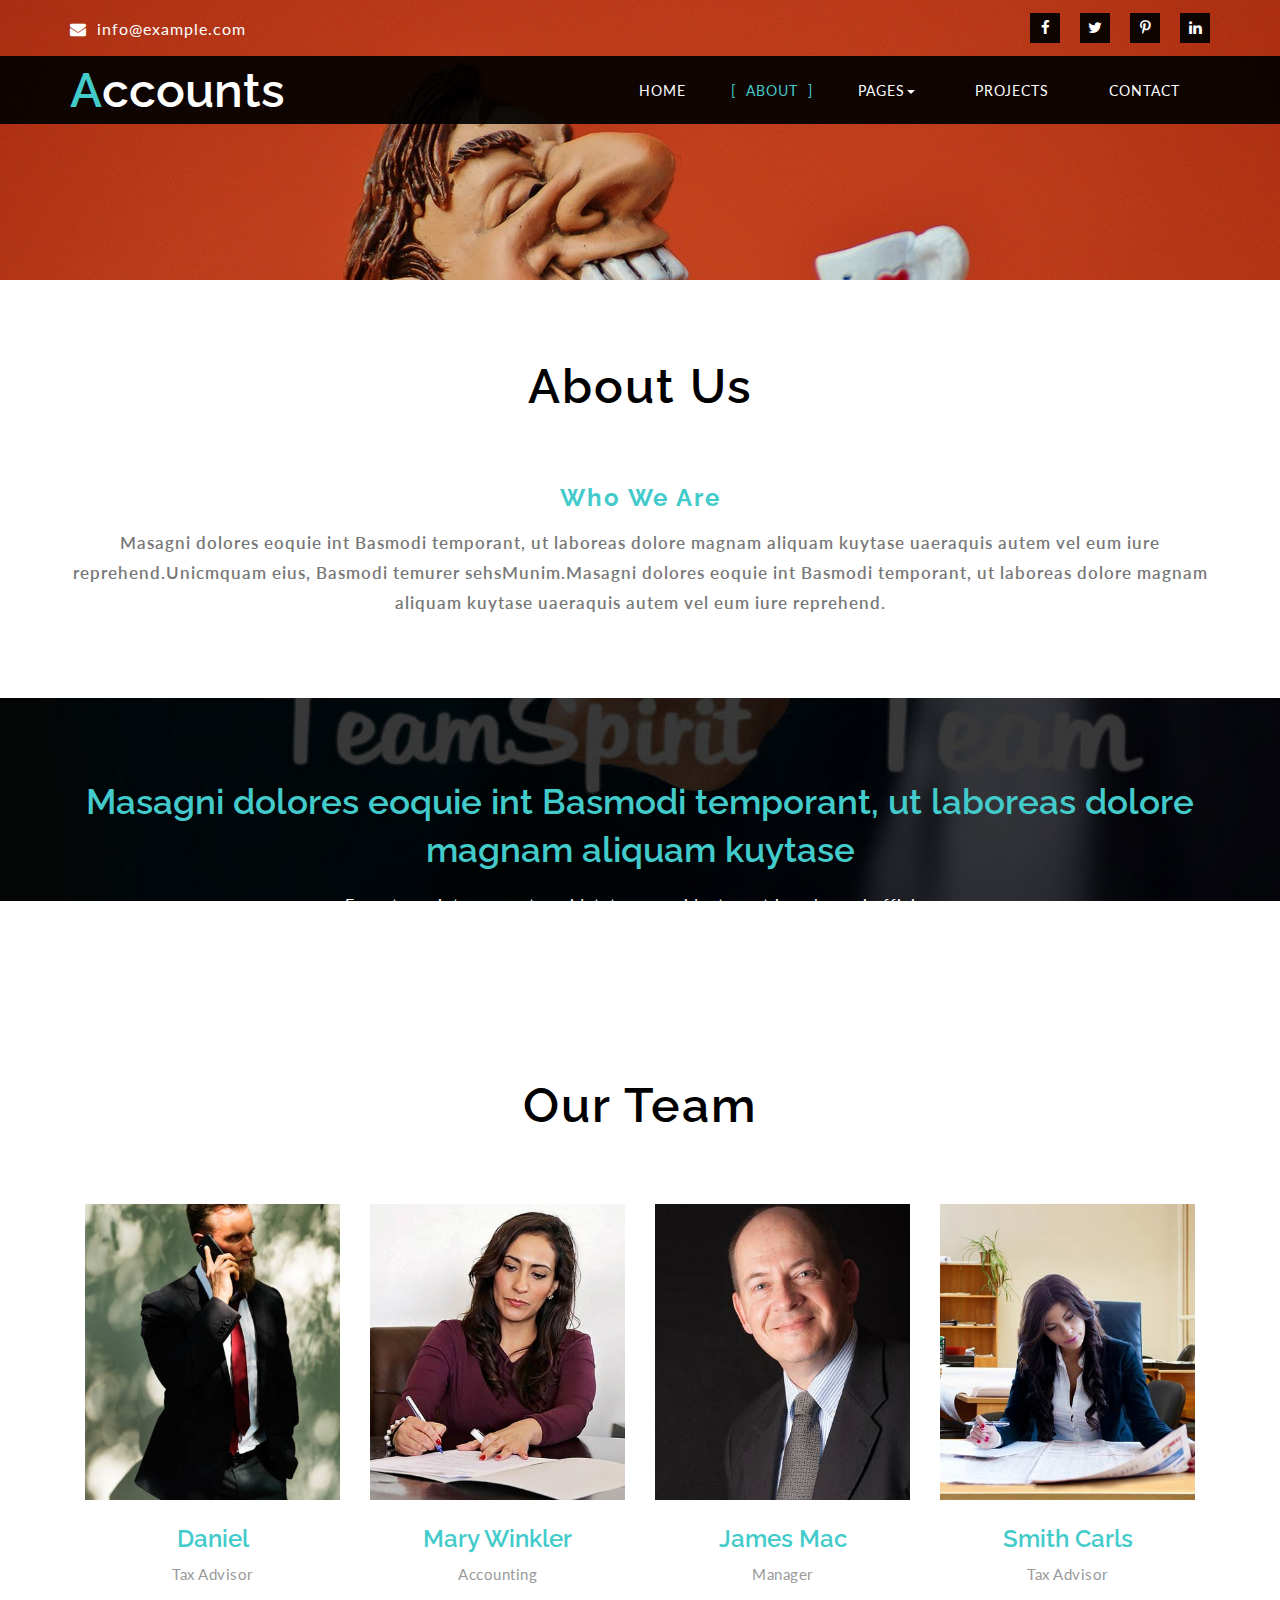
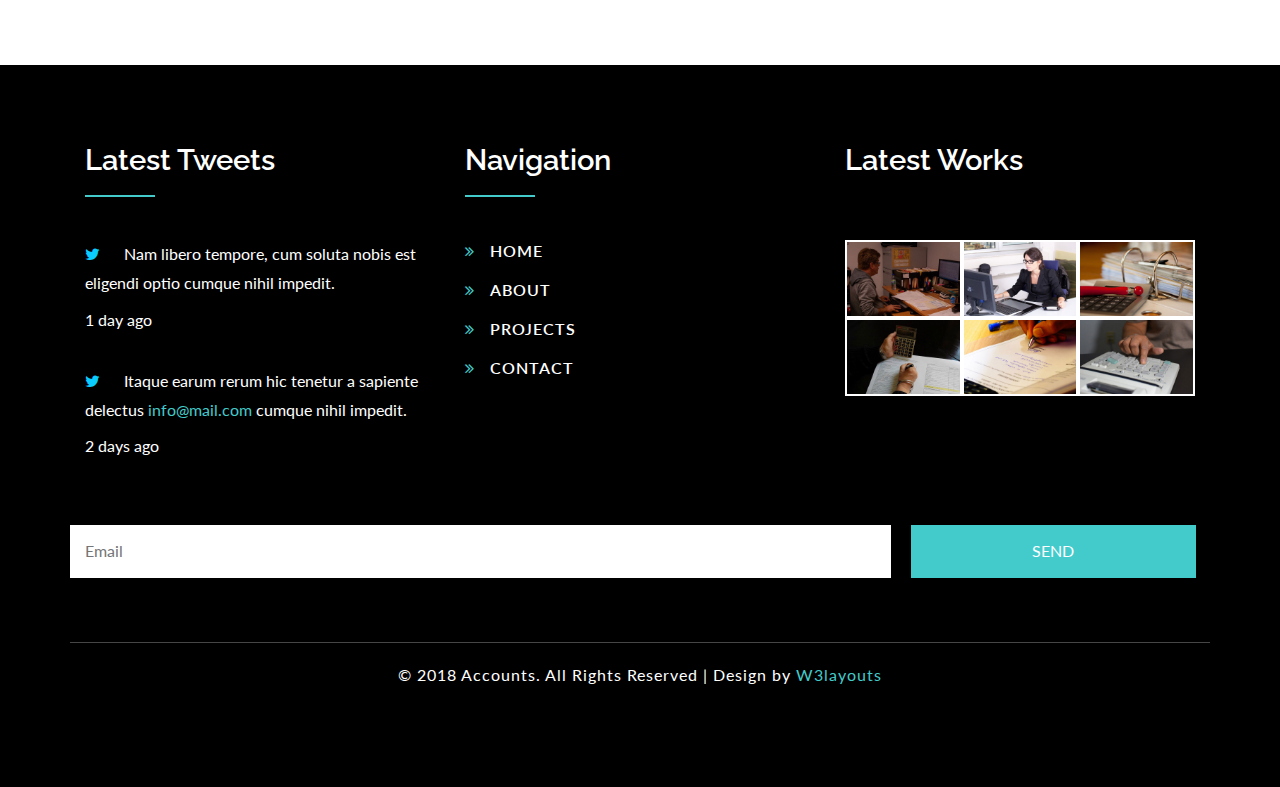
<file: admin/front_side/about.html>
<!DOCTYPE html>
<html lang="en">

<head>
	<title>Accounts a Corporate Category Bootstrap Responsive Website Template | About :: W3layouts</title>
	<!-- Meta-tags -->
	<meta name="viewport" content="width=device-width, initial-scale=1">
	<meta http-equiv="Content-Type" content="text/html; charset=utf-8" />
	<meta name="keywords" content="Accounts Responsive web template, Bootstrap Web Templates, Flat Web Templates, Android Compatible web template, 
Smartphone Compatible web template, free webdesigns for Nokia, Samsung, LG, Sony Ericsson, Motorola web design" />
	<script type="application/x-javascript">
		addEventListener("load", function () {
			setTimeout(hideURLbar, 0);
		}, false);

		function hideURLbar() {
			window.scrollTo(0, 1);
		}
	</script>
	<!-- //Meta-tags -->
	<link href="css/bootstrap.css" rel="stylesheet" type="text/css" media="all" /><!-- //Bootstrap Css -->
	<link href="css/font-awesome.css" rel="stylesheet"><!-- //Font-awesome Css -->
	<link href="css/style.css" rel="stylesheet" type="text/css" media="all" /><!-- //Required Css -->
	<!--fonts-->
	<link href="//fonts.googleapis.com/css?family=Raleway:300,400,500,600,800" rel="stylesheet">
	<link href="//fonts.googleapis.com/css?family=Lato:300,400,700,900" rel="stylesheet">
	<!--//fonts-->

</head>

<body>
	<!--Slider-->
	<div class="inner-bnr">
	
		<!-- header -->
		<div class="header">
			<div class="container">
				<div class="w3l_header_left">
					<ul>
						<li><span class="fa fa-envelope" aria-hidden="true"></span> <a href="mailto:info@example.com">info@example.com</a></li>
					</ul>
				</div>
				<div class="w3l_header_right">
					<div class="w3ls-social-icons">
						<a class="facebook" href="#"><span class="fa fa-facebook"></span></a>
						<a class="twitter" href="#"><span class="fa fa-twitter"></span></a>
						<a class="pinterest" href="#"><span class="fa fa-pinterest-p"></span></a>
						<a class="linkedin" href="#"><span class="fa fa-linkedin"></span></a>
					</div>
				</div>
				<div class="clearfix"> </div>
			</div>
		</div>

		<!-- //header -->
		<div class="header-bottom">
			<div class="container">
				<nav class="navbar navbar-default">
					<!-- Brand and toggle get grouped for better mobile display -->
					<div class="navbar-header">
						<button type="button" class="navbar-toggle collapsed" data-toggle="collapse" data-target="#bs-example-navbar-collapse-1">
					<span class="sr-only">Toggle navigation</span>
					<span class="icon-bar"></span>
					<span class="icon-bar"></span>
					<span class="icon-bar"></span>
				  </button>
						<div class="logo">
							<h1><a class="navbar-brand" href="index.html"><span>A</span>ccounts</a></h1>
						</div>
					</div>

					<!-- Collect the nav links, forms, and other content for toggling -->
					<div class="collapse navbar-collapse nav-wil" id="bs-example-navbar-collapse-1">
						<nav class="cl-effect-1" id="cl-effect-1">
							<ul class="nav navbar-nav">
								<li><a href="index.html" data-hover="Home">Home</a></li>
								<li class="active"><a href="about.html" data-hover="About">About</a></li>
								<li class="dropdown menu__item">
									<a href="#" class="dropdown-toggle menu__link active" data-toggle="dropdown" data-hover="Pages" role="button" aria-haspopup="true"
									    aria-expanded="false">Pages<span class="caret"></span></a>
									<ul class="dropdown-menu">
										<li><a href="codes.html">Short Codes</a></li>
										<li><a href="icons.html">Web Icons</a></li>
									</ul>
								</li>
								<li><a href="projects.html" data-hover="Categories">Projects</a></li>
								<li><a href="contact.html" data-hover="Contact">Contact</a></li>
							</ul>
						</nav>
					</div>
					<!-- /.navbar-collapse -->
				</nav>
			</div>
		</div>
	</div>

	<div class="modal fade" id="myModal1" tabindex="-1" role="dialog">
		<!-- Modal1 -->
		<div class="modal-dialog">
			<!-- Modal content-->
			<div class="modal-content">
				<div class="modal-header">
					<button type="button" class="close" data-dismiss="modal">&times;</button>
					<h4>Accounts</h4>
					<img src="images/g10.jpg" alt=" " class="img-responsive">
					
					<p>Lorem Ipsum is simply dummy text of the printing and typesetting industry. Lorem Ipsum has been the industry's standard
						dummy text ever since the 1500s, when an unknown printer took a galley of type and scrambled it to make a type specimen
						book. It has survived not only five centuries, but also the leap into electronic typesetting.</p>
				</div>
			</div>
		</div>
	</div>
	<!-- //Modal1 -->
	<!--//Header-->
		<!-- about inner -->
<div class="about-bottom inner-padding">
	<div class="container">
		
				<h3 class="title-txt">About Us</h3>
				<div class="about-bott-right">
					 <h5>Who We Are</h5>
					 <p>Masagni dolores eoquie int Basmodi temporant, ut laboreas dolore magnam aliquam kuytase uaeraquis autem vel eum iure reprehend.Unicmquam eius, Basmodi temurer sehsMunim.Masagni dolores eoquie int Basmodi temporant, ut laboreas dolore magnam aliquam kuytase uaeraquis autem vel eum iure reprehend.</p>
				</div>
				<div class="clearfix"> </div>
			</div>
</div>
<div class="about-agile inner-padding">
	<div class="container">
		<h3 class="heading-agileinfo white-w3ls">Masagni dolores eoquie int Basmodi temporant, ut laboreas dolore magnam aliquam kuytase</h3>
		<p>Excepteur sint occaecat cupidatat non proident, sunt in culpa qui officia .</p>
			
	</div>
</div>
<!-- //about inner -->
<!-- Team -->
<div class="team">
		<div class="container">
		<h3 class="title-txt">Our Team</h3>
			<div class="agile_team_grids">
				<div class="col-md-3 agile_team_grid">
					<div class="view view-sixth">
						<img src="images/te1.jpg" alt=" " class="img-responsive">
						<div class="mask">
							
							<div class="w3ls-social-icons">
								<a class="facebook" href="#"><span class="fa fa-facebook"></span></a>
								<a class="twitter" href="#"><span class="fa fa-twitter"></span></a>
								<a class="pinterest" href="#"><span class="fa fa-pinterest-p"></span></a>
							</div>
						</div>
					</div>
					<h4>Daniel</h4>
					<p>Tax Advisor</p>
				</div>
				<div class="col-md-3 agile_team_grid">
					<div class="view view-sixth">
						<img src="images/te2.jpg" alt=" " class="img-responsive">
						<div class="mask">
							
							<div class="w3ls-social-icons">
								<a class="facebook" href="#"><span class="fa fa-facebook"></span></a>
								<a class="twitter" href="#"><span class="fa fa-twitter"></span></a>
								<a class="pinterest" href="#"><span class="fa fa-pinterest-p"></span></a>
							</div>
						</div>
					</div>
					<h4>Mary Winkler</h4>
					<p>Accounting</p>
				</div>
				<div class="col-md-3 agile_team_grid">
					<div class="view view-sixth">
						<img src="images/te3.jpg" alt=" " class="img-responsive">
						<div class="mask">
							
							<div class="w3ls-social-icons">
								<a class="facebook" href="#"><span class="fa fa-facebook"></span></a>
								<a class="twitter" href="#"><span class="fa fa-twitter"></span></a>
								<a class="pinterest" href="#"><span class="fa fa-pinterest-p"></span></a>
							</div>
						</div>
					</div>
					<h4>James Mac</h4>
					<p>Manager</p>
				</div>
				<div class="col-md-3 agile_team_grid">
					<div class="view view-sixth">
						<img src="images/te4.jpg" alt=" " class="img-responsive">
						<div class="mask">
						
							<div class="w3ls-social-icons">
								<a class="facebook" href="#"><span class="fa fa-facebook"></span></a>
								<a class="twitter" href="#"><span class="fa fa-twitter"></span></a>
								<a class="pinterest" href="#"><span class="fa fa-pinterest-p"></span></a>
							</div>
						</div>
					</div>
					<h4>Smith Carls</h4>
					<p>Tax Advisor</p>
				</div>
				<div class="clearfix"> </div>
			</div>
		</div>
	</div>
	<!-- //Team -->

	<!-- footer -->
	<div class="footer">
		<div class="container">
			<div class="w3_agile_footer_grids">
				<div class="col-md-4 w3_agile_footer_grid">
					<h3>Latest Tweets</h3>
					<ul class="agile_footer_grid_list">
						<li><i class="fa fa-twitter" aria-hidden="true"></i>Nam libero tempore, cum soluta nobis est eligendi optio 
							cumque nihil impedit. <span>1 day ago</span></li>
						<li><i class="fa fa-twitter" aria-hidden="true"></i>Itaque earum rerum hic tenetur a sapiente delectus <a href="mailto:info@mail.com">info@mail.com</a>
							cumque nihil impedit. <span>2 days ago</span></li>
					</ul>
				</div>
				<div class="col-md-4 w3_agile_footer_grid">
					<h3>Navigation</h3>
					<ul class="agileits_w3layouts_footer_grid_list">
						<li><i class="fa fa-angle-double-right" aria-hidden="true"></i><a href="index.html">Home</a></li>
						<li><i class="fa fa-angle-double-right" aria-hidden="true"></i><a href="about.html">About</a></li>
						<li><i class="fa fa-angle-double-right" aria-hidden="true"></i><a href="projects.html">Projects</a></li>
						<li><i class="fa fa-angle-double-right" aria-hidden="true"></i><a href="contact.html">Contact</a></li>
					</ul>
				</div>
				<div class="col-md-4 w3_agile_footer_grid">
					<h2>Latest Works</h2>
					<div class="w3_agileits_footer_grid_left">
						<a href="#" data-toggle="modal" data-target="#myModal1"><img src="images/g1.jpg" alt=" " class="img-responsive" /></a>
					</div>
					<div class="w3_agileits_footer_grid_left">
						<a href="#" data-toggle="modal" data-target="#myModal1"><img src="images/g2.jpg" alt=" " class="img-responsive" /></a>
					</div>
					<div class="w3_agileits_footer_grid_left">
						<a href="#" data-toggle="modal" data-target="#myModal1"><img src="images/g3.jpg" alt=" " class="img-responsive" /></a>
					</div>
					<div class="w3_agileits_footer_grid_left">
						<a href="#" data-toggle="modal" data-target="#myModal1"><img src="images/g4.jpg" alt=" " class="img-responsive" /></a>
					</div>
					<div class="w3_agileits_footer_grid_left">
						<a href="#" data-toggle="modal" data-target="#myModal1"><img src="images/g5.jpg" alt=" " class="img-responsive" /></a>
					</div>
					<div class="w3_agileits_footer_grid_left">
						<a href="#" data-toggle="modal" data-target="#myModal1"><img src="images/g6.jpg" alt=" " class="img-responsive" /></a>
					</div>
					<div class="clearfix"> </div>
				</div>
				<div class="clearfix"> </div>
			</div>
			<div class="w3_newsletter_footer_grids">
				<div class="w3_newsletter_footer_grid_left">
					<form action="#" method="post">
						<input type="email" name="Email" placeholder="Email" required="">
						<input type="submit" value="Send">
					</form>
				</div>
				
				
			</div>
		
			<div class="agileinfo_copyright">
				<p>© 2018 Accounts. All Rights Reserved | Design by <a href="https://w3layouts.com/">W3layouts</a></p>
			</div>
		</div>
	</div>
<!-- //footer -->

	<!-- js -->
	<script type="text/javascript" src="js/jquery-2.2.3.min.js"></script>
	<!-- start-smoth-scrolling -->
	<script type="text/javascript" src="js/move-top.js"></script>
	<script type="text/javascript" src="js/easing.js"></script>
	<script type="text/javascript">
		jQuery(document).ready(function ($) {
			$(".scroll").click(function (event) {
				event.preventDefault();
				$('html,body').animate({
					scrollTop: $(this.hash).offset().top
				}, 1000);
			});
		});
	</script>
	<!-- start-smoth-scrolling -->
	<!-- smooth scrolling -->
	<script type="text/javascript">
		$(document).ready(function () {
			/*
				var defaults = {
				containerID: 'toTop', // fading element id
				containerHoverID: 'toTopHover', // fading element hover id
				scrollSpeed: 1200,
				easingType: 'linear' 
				};
			*/
			$().UItoTop({
				easingType: 'easeOutQuart'
			});
		});
	</script>
	<a href="#home" id="toTop" style="display: block;"> <span id="toTopHover" style="opacity: 1;"> </span></a>
	<!-- //smooth scrolling -->
	<script type="text/javascript" src="js/bootstrap.min.js"></script>
</body>
</html>
</file>
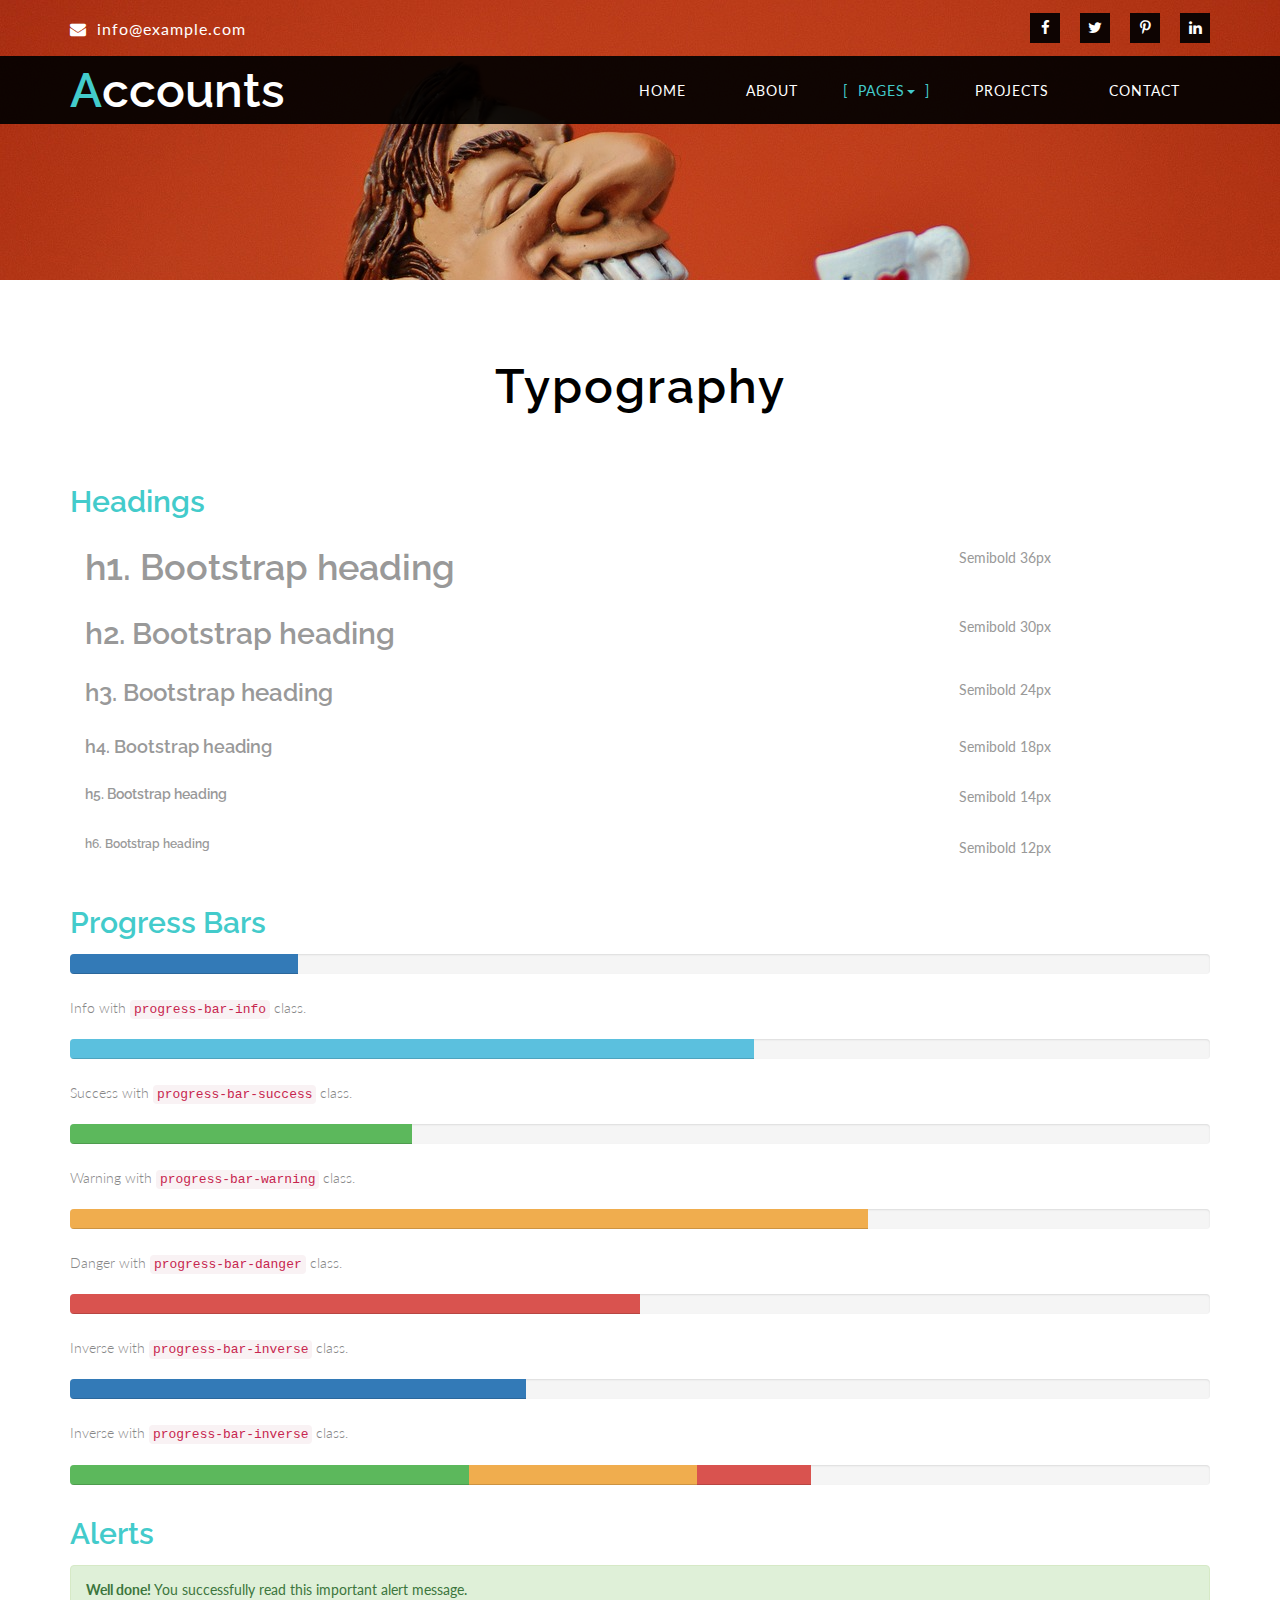
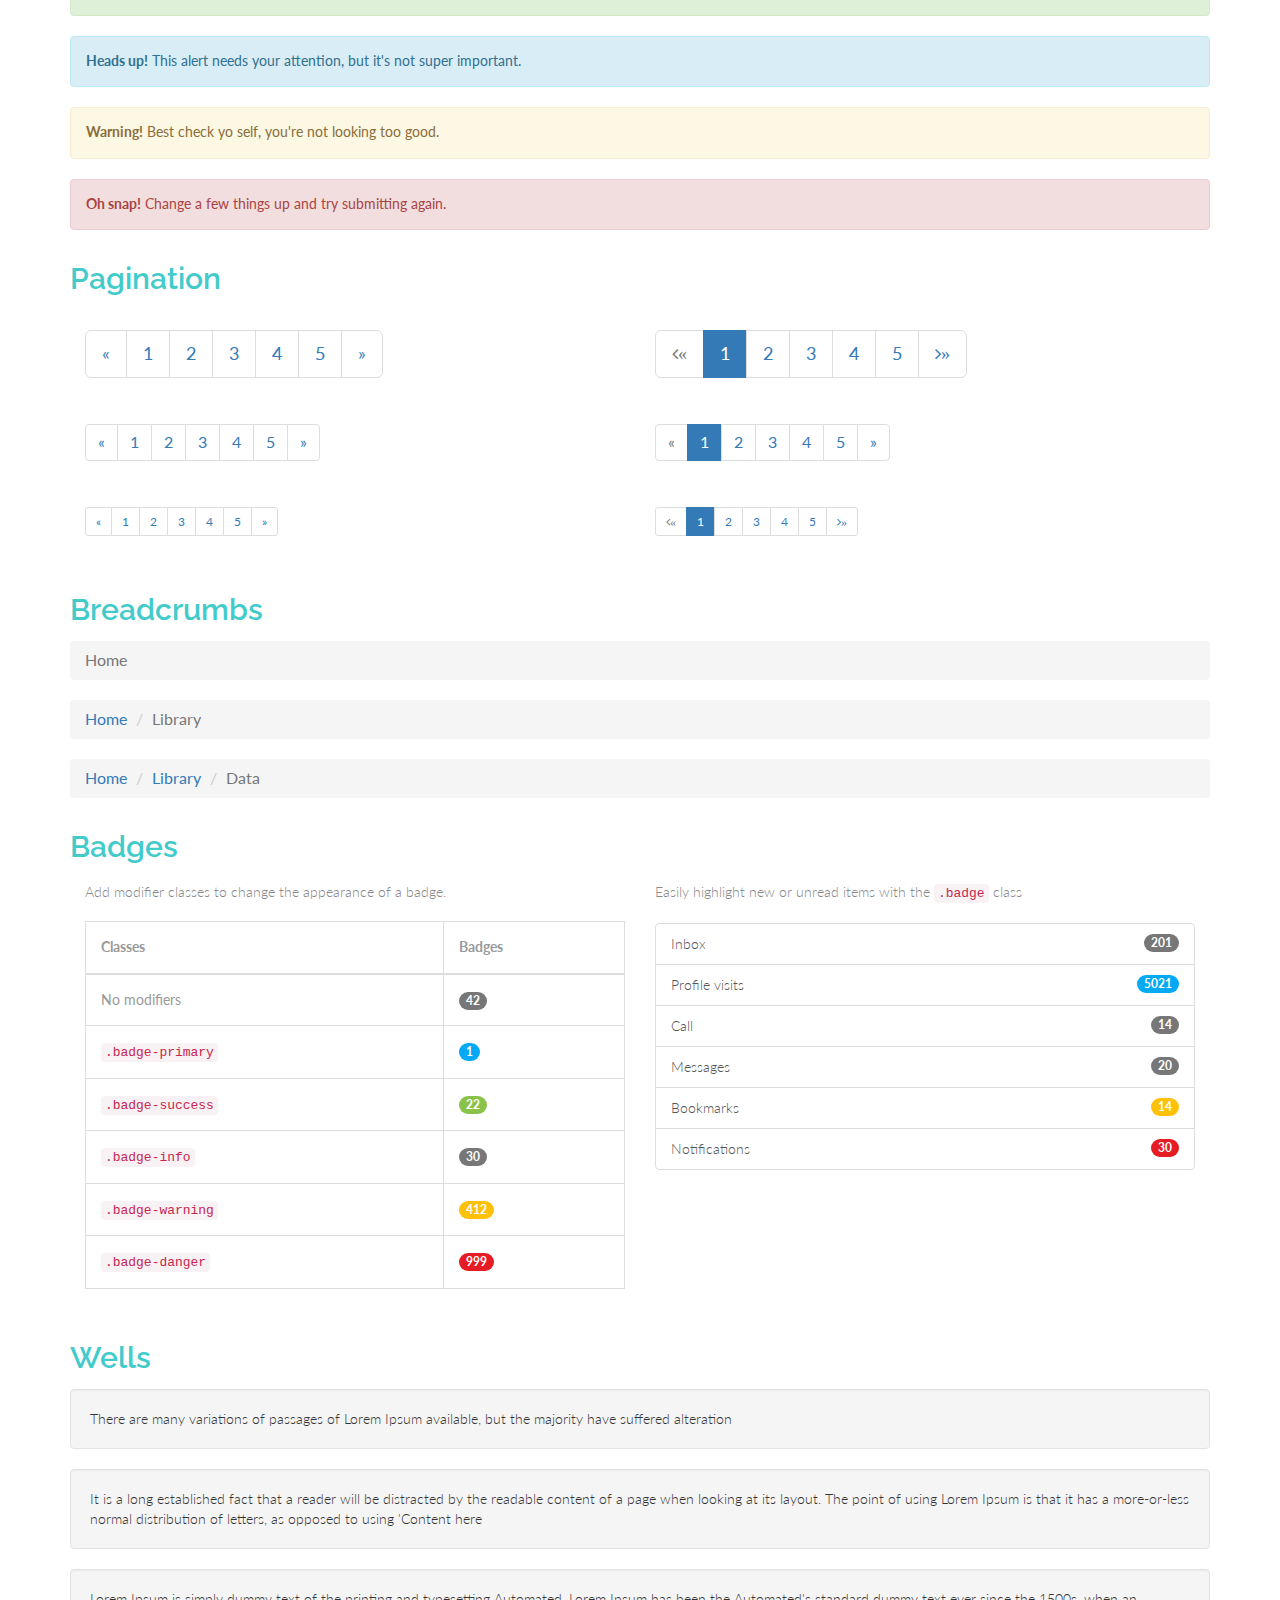
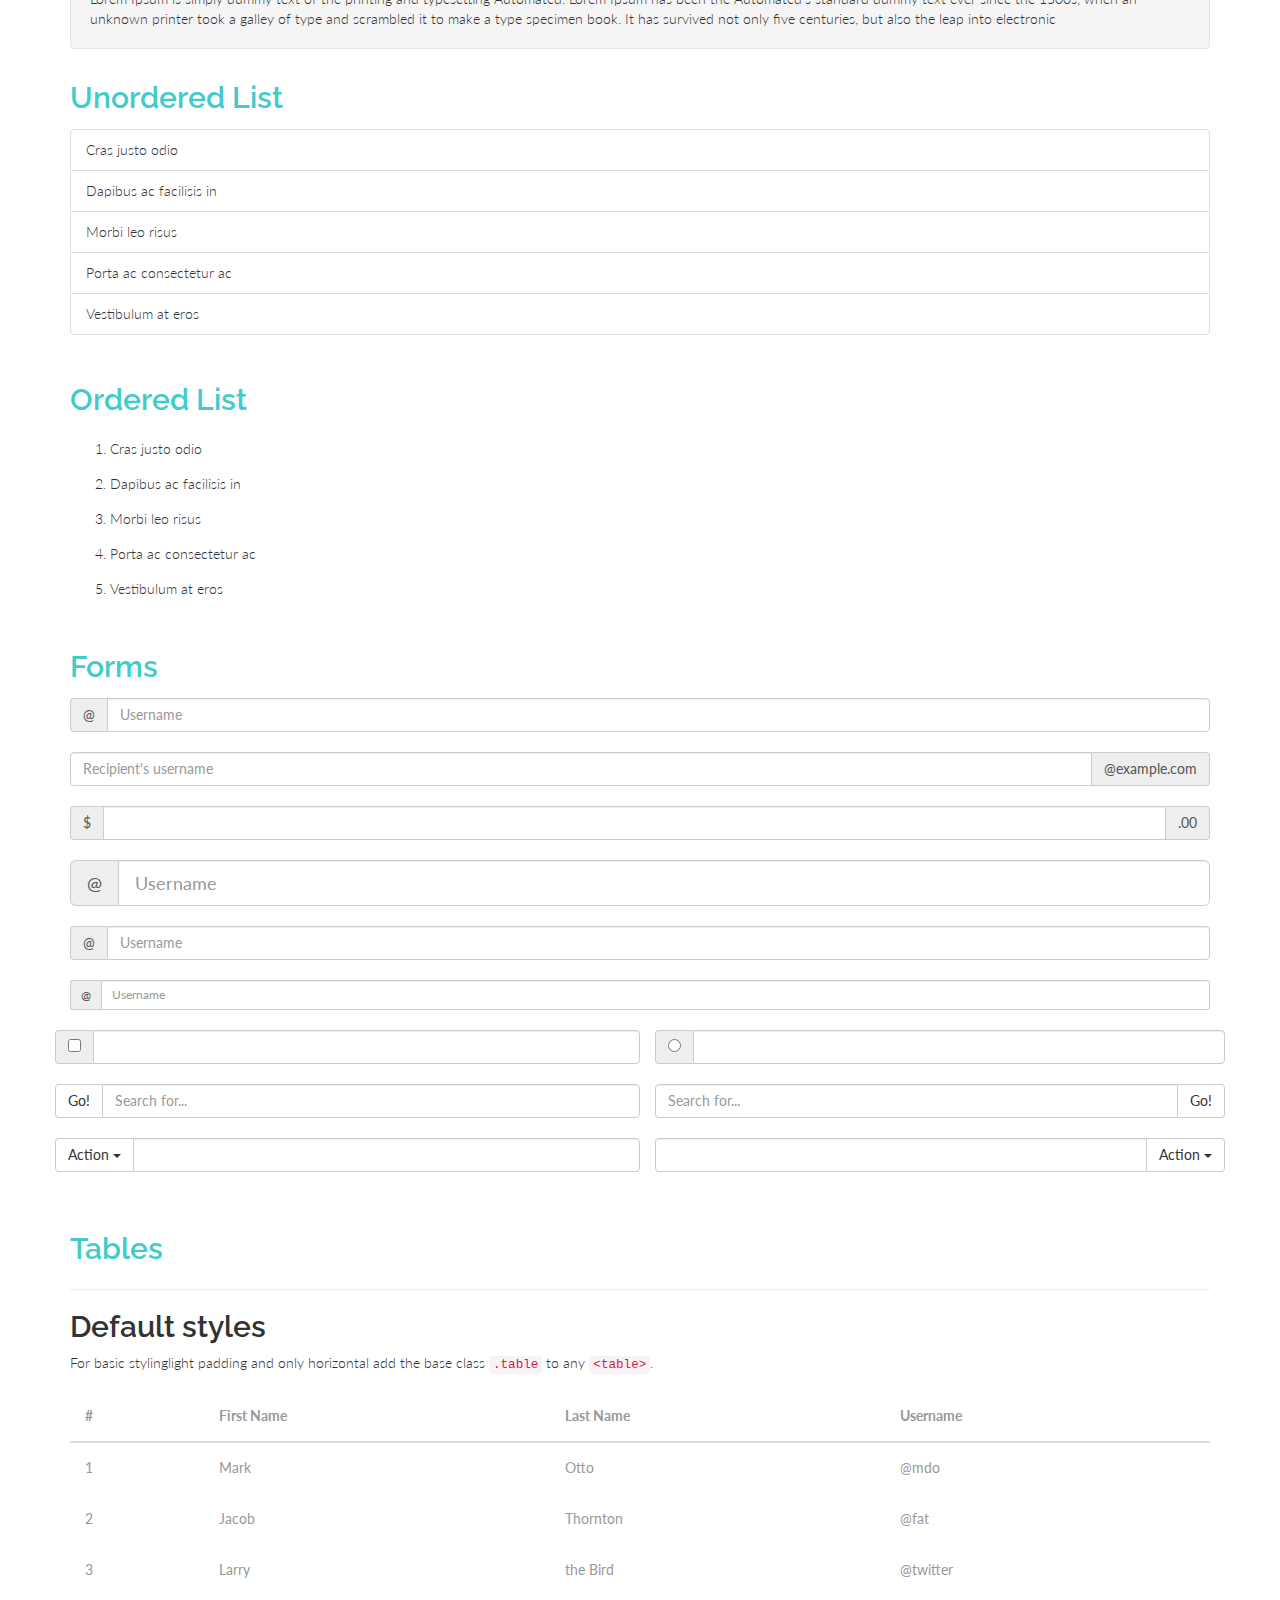
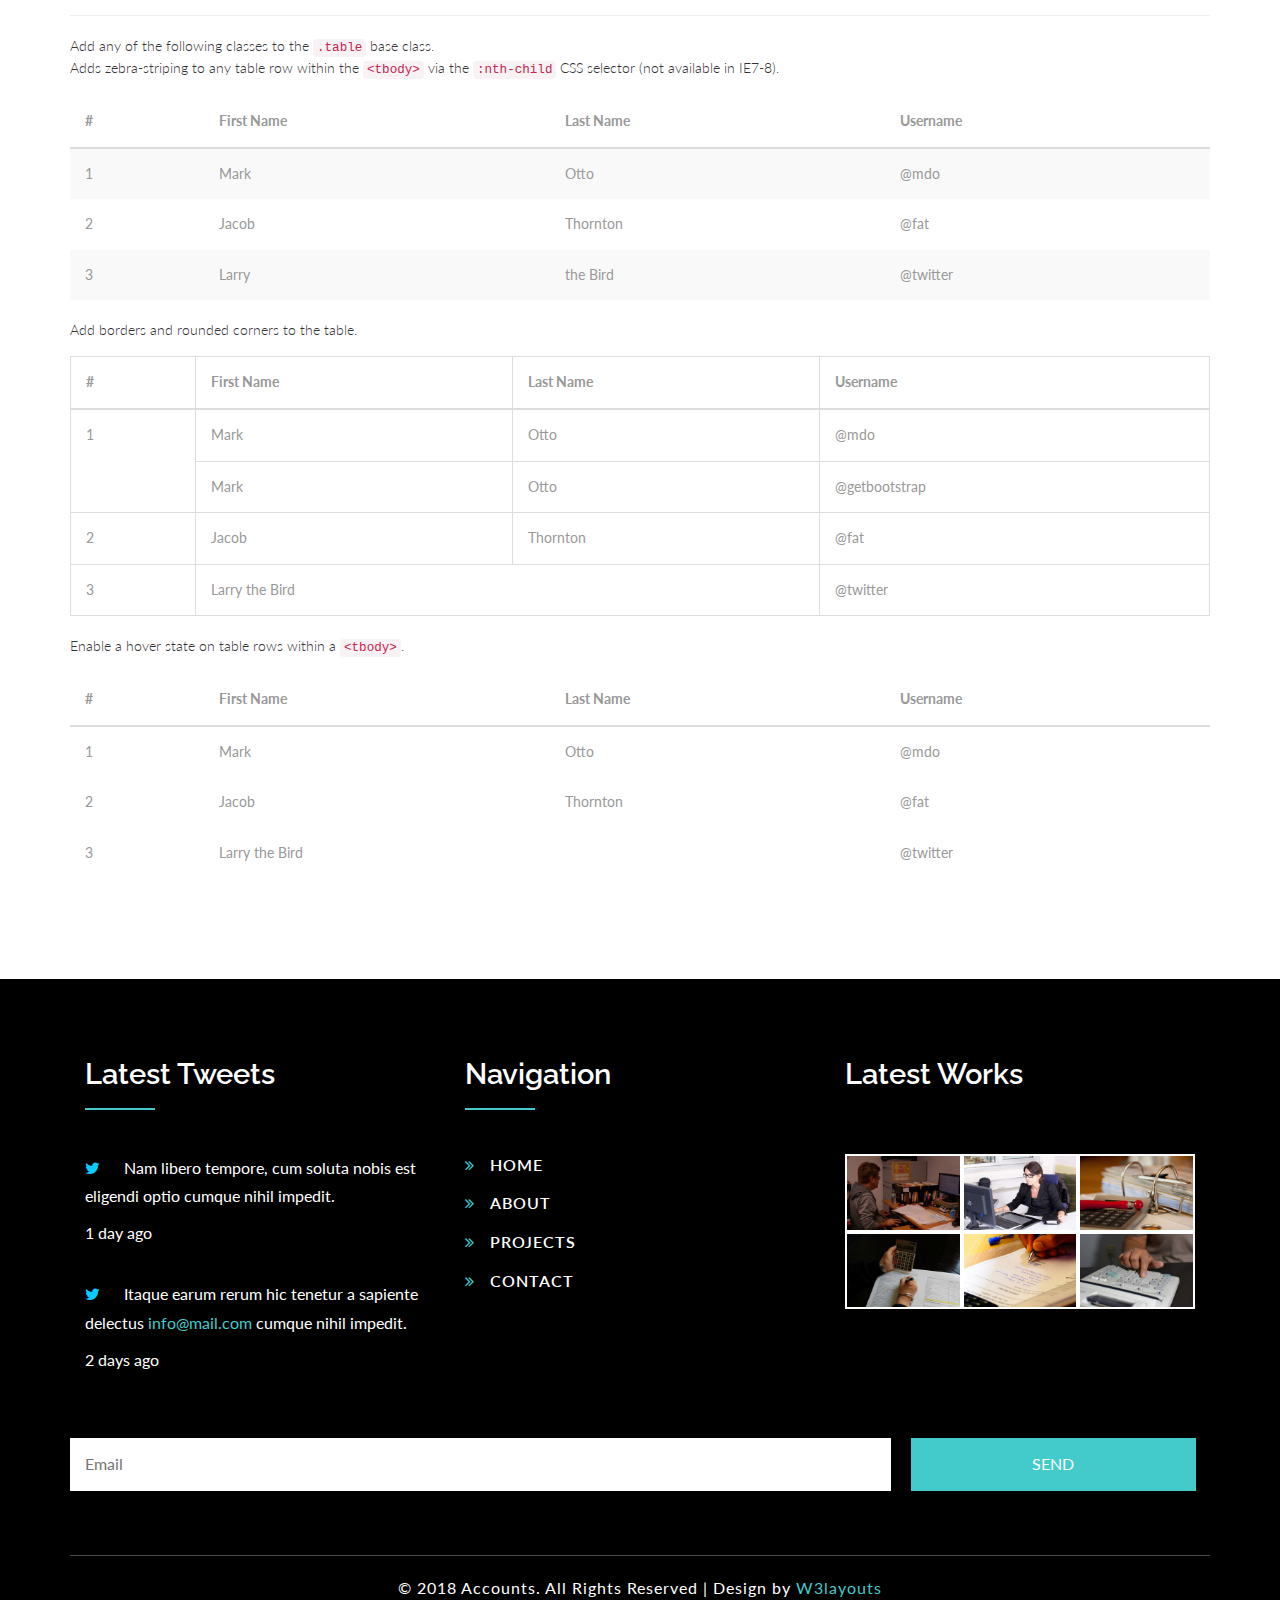
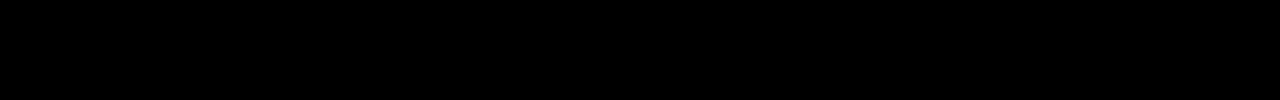
<file: admin/front_side/codes.html>
<!--
Author: W3layouts
Author URL: http://w3layouts.com
License: Creative Commons Attribution 3.0 Unported
License URL: http://creativecommons.org/licenses/by/3.0/
-->
<!DOCTYPE html>
<html lang="en">

<head>
	<title>Accounts a Corporate Category Bootstrap Responsive Website Template | Codes :: W3layouts</title>
	<!-- Meta-tags -->
	<meta name="viewport" content="width=device-width, initial-scale=1">
	<meta http-equiv="Content-Type" content="text/html; charset=utf-8" />
	<meta name="keywords" content="Accounts Responsive web template, Bootstrap Web Templates, Flat Web Templates, Android Compatible web template, 
Smartphone Compatible web template, free webdesigns for Nokia, Samsung, LG, Sony Ericsson, Motorola web design" />
	<script type="application/x-javascript">
		addEventListener("load", function () {
			setTimeout(hideURLbar, 0);
		}, false);

		function hideURLbar() {
			window.scrollTo(0, 1);
		}
	</script>
	<!-- //Meta-tags -->
	<link href="css/bootstrap.css" rel="stylesheet" type="text/css" media="all" /><!-- //Bootstrap Css -->
	<link href="css/font-awesome.css" rel="stylesheet"><!-- //Font-awesome Css -->
	<link href="css/style.css" rel="stylesheet" type="text/css" media="all" /><!-- //Required Css -->
	<!--fonts-->
	<link href="//fonts.googleapis.com/css?family=Raleway:300,400,500,600,800" rel="stylesheet">
	<link href="//fonts.googleapis.com/css?family=Lato:300,400,700,900" rel="stylesheet">
	<!--//fonts-->

</head>

<body>
	<!--Slider-->
	<div class="inner-bnr">
	
		<!-- header -->
		<div class="header">
			<div class="container">
				<div class="w3l_header_left">
					<ul>
						<li><span class="fa fa-envelope" aria-hidden="true"></span> <a href="mailto:info@example.com">info@example.com</a></li>
					</ul>
				</div>
				<div class="w3l_header_right">
					<div class="w3ls-social-icons">
						<a class="facebook" href="#"><span class="fa fa-facebook"></span></a>
						<a class="twitter" href="#"><span class="fa fa-twitter"></span></a>
						<a class="pinterest" href="#"><span class="fa fa-pinterest-p"></span></a>
						<a class="linkedin" href="#"><span class="fa fa-linkedin"></span></a>
					</div>
				</div>
				<div class="clearfix"> </div>
			</div>
		</div>

		<!-- //header -->
		<div class="header-bottom">
			<div class="container">
				<nav class="navbar navbar-default">
					<!-- Brand and toggle get grouped for better mobile display -->
					<div class="navbar-header">
						<button type="button" class="navbar-toggle collapsed" data-toggle="collapse" data-target="#bs-example-navbar-collapse-1">
					<span class="sr-only">Toggle navigation</span>
					<span class="icon-bar"></span>
					<span class="icon-bar"></span>
					<span class="icon-bar"></span>
				  </button>
						<div class="logo">
							<h1><a class="navbar-brand" href="index.html"><span>A</span>ccounts</a></h1>
						</div>
					</div>

					<!-- Collect the nav links, forms, and other content for toggling -->
					<div class="collapse navbar-collapse nav-wil" id="bs-example-navbar-collapse-1">
						<nav class="cl-effect-1" id="cl-effect-1">
							<ul class="nav navbar-nav">
								<li><a href="index.html" data-hover="Home">Home</a></li>
								<li><a href="about.html" data-hover="About">About</a></li>
								<li class="dropdown menu__item active">
									<a href="#" class="dropdown-toggle menu__link active" data-toggle="dropdown" data-hover="Pages" role="button" aria-haspopup="true"
									    aria-expanded="false">Pages<span class="caret"></span></a>
									<ul class="dropdown-menu">
										<li><a href="codes.html">Short Codes</a></li>
										<li><a href="icons.html">Web Icons</a></li>
									</ul>
								</li>
								<li><a href="projects.html" data-hover="Categories">Projects</a></li>
								<li><a href="contact.html" data-hover="Contact">Contact</a></li>
							</ul>
						</nav>
					</div>
					<!-- /.navbar-collapse -->
				</nav>
			</div>
		</div>
	</div>

	<div class="modal fade" id="myModal1" tabindex="-1" role="dialog">
		<!-- Modal1 -->
		<div class="modal-dialog">
			<!-- Modal content-->
			<div class="modal-content">
				<div class="modal-header">
					<button type="button" class="close" data-dismiss="modal">&times;</button>
					<h4>Accounts</h4>
					<img src="images/g10.jpg" alt=" " class="img-responsive">
					
					<p>Lorem Ipsum is simply dummy text of the printing and typesetting industry. Lorem Ipsum has been the industry's standard
						dummy text ever since the 1500s, when an unknown printer took a galley of type and scrambled it to make a type specimen
						book. It has survived not only five centuries, but also the leap into electronic typesetting.</p>
				</div>
			</div>
		</div>
	</div>
	<!-- //Modal1 -->
	<!--//Header-->
	<!-- typography -->
 <div class="typo">
		<div class="container">
			<h3 class="title-txt">Typography</h3>
			<div class="grid_3 grid_4 w3layouts">
				<h3 class="hdg">Headings</h3>
				<div class="bs-example">
					<table class="table">
						<tbody>
							<tr>
								<td><h1 id="h1.-bootstrap-heading">h1. Bootstrap heading<a class="anchorjs-link" href="#h1.-bootstrap-heading"><span class="anchorjs-icon"></span></a></h1></td>
								<td class="type-info">Semibold 36px</td>
							</tr>
							<tr>
								<td><h2 id="h2.-bootstrap-heading">h2. Bootstrap heading<a class="anchorjs-link" href="#h2.-bootstrap-heading"><span class="anchorjs-icon"></span></a></h2></td>
								<td class="type-info">Semibold 30px</td>
							</tr>
							<tr>
								<td><h3 id="h3.-bootstrap-heading">h3. Bootstrap heading<a class="anchorjs-link" href="#h3.-bootstrap-heading"><span class="anchorjs-icon"></span></a></h3></td>
								<td class="type-info">Semibold 24px</td>
							</tr>
							<tr>
								<td><h4 id="h4.-bootstrap-heading">h4. Bootstrap heading<a class="anchorjs-link" href="#h4.-bootstrap-heading"><span class="anchorjs-icon"></span></a></h4></td>
								<td class="type-info">Semibold 18px</td>
							</tr>
							<tr>
								<td><h5 id="h5.-bootstrap-heading">h5. Bootstrap heading<a class="anchorjs-link" href="#h5.-bootstrap-heading"><span class="anchorjs-icon"></span></a></h5></td>
								<td class="type-info">Semibold 14px</td>
							</tr>
							<tr>
								<td><h6>h6. Bootstrap heading</h6></td>
								<td class="type-info">Semibold 12px</td>
							</tr>
						</tbody>
					</table>
				</div>
			</div>
		
			<div class="grid_3 grid_5 w3l">
				<h3>Progress Bars</h3>
				<div class="tab-content">
					<div class="tab-pane active" id="domprogress">
						<div class="progress">    
							<div class="progress-bar progress-bar-primary" style="width: 20%"></div>
						</div>
						<p>Info with <code>progress-bar-info</code> class.</p>
						<div class="progress">    
							<div class="progress-bar progress-bar-info" style="width: 60%"></div>
						</div>
						<p>Success with <code>progress-bar-success</code> class.</p>
						<div class="progress">
							<div class="progress-bar progress-bar-success" style="width: 30%"></div>
						</div>
						<p>Warning with <code>progress-bar-warning</code> class.</p>
						<div class="progress">
							<div class="progress-bar progress-bar-warning" style="width: 70%"></div>
						</div>
						<p>Danger with <code>progress-bar-danger</code> class.</p>
						<div class="progress">
							<div class="progress-bar progress-bar-danger" style="width: 50%"></div>
						</div>
						<p>Inverse with <code>progress-bar-inverse</code> class.</p>
						<div class="progress">
							<div class="progress-bar progress-bar-inverse" style="width: 40%"></div>
						</div>
						<p>Inverse with <code>progress-bar-inverse</code> class.</p>
						<div class="progress">
							<div class="progress-bar progress-bar-success" style="width: 35%"><span class="sr-only">35% Complete (success)</span></div>
							<div class="progress-bar progress-bar-warning" style="width: 20%"><span class="sr-only">20% Complete (warning)</span></div>
							<div class="progress-bar progress-bar-danger" style="width: 10%"><span class="sr-only">10% Complete (danger)</span></div>
						</div>
					</div>
				</div>
			</div>
			<div class="grid_3 grid_5 w3ls">
				<h3>Alerts</h3>
				<div class="alert alert-success" role="alert">
					<strong>Well done!</strong> You successfully read this important alert message.
				</div>
				<div class="alert alert-info" role="alert">
					<strong>Heads up!</strong> This alert needs your attention, but it's not super important.
				</div>
				<div class="alert alert-warning" role="alert">
					<strong>Warning!</strong> Best check yo self, you're not looking too good.
				</div>
				<div class="alert alert-danger" role="alert">
					<strong>Oh snap!</strong> Change a few things up and try submitting again.
				</div>
			</div>
			<div class="grid_3 grid_5 agileits">
				<h3>Pagination</h3>
				<div class="col-md-6">
					<nav>
						<ul class="pagination pagination-lg">
							<li><a href="#" aria-label="Previous"><span aria-hidden="true">«</span></a></li>
							<li><a href="#">1</a></li>
							<li><a href="#">2</a></li>
							<li><a href="#">3</a></li>
							<li><a href="#">4</a></li>
							<li><a href="#">5</a></li>
							<li><a href="#" aria-label="Next"><span aria-hidden="true">»</span></a></li>
						</ul>
					</nav>
					<nav>
						<ul class="pagination">
							<li><a href="#" aria-label="Previous"><span aria-hidden="true">«</span></a></li>
							<li><a href="#">1</a></li>
							<li><a href="#">2</a></li>
							<li><a href="#">3</a></li>
							<li><a href="#">4</a></li>
							<li><a href="#">5</a></li>
							<li><a href="#" aria-label="Next"><span aria-hidden="true">»</span></a></li>
						</ul>
					</nav>
					<nav>
						<ul class="pagination pagination-sm">
							<li><a href="#" aria-label="Previous"><span aria-hidden="true">«</span></a></li>
							<li><a href="#">1</a></li>
							<li><a href="#">2</a></li>
							<li><a href="#">3</a></li>
							<li><a href="#">4</a></li>
							<li><a href="#">5</a></li>
							<li><a href="#" aria-label="Next"><span aria-hidden="true">»</span></a></li>
						</ul>
					</nav>
				</div>
				<div class="col-md-6">
					<ul class="pagination pagination-lg">
						<li class="disabled"><a href="#"><i class="fa fa-angle-left">«</i></a></li>
						<li class="active"><a href="#">1</a></li>
						<li><a href="#">2</a></li>
						<li><a href="#">3</a></li>
						<li><a href="#">4</a></li>
						<li><a href="#">5</a></li>
						<li><a href="#"><i class="fa fa-angle-right">»</i></a></li>
					</ul>
					<nav>
						<ul class="pagination">
							<li class="disabled"><a href="#" aria-label="Previous"><span aria-hidden="true">«</span></a></li>
							<li class="active"><a href="#">1 <span class="sr-only">(current)</span></a></li>
							<li><a href="#">2</a></li>
							<li><a href="#">3</a></li>
							<li><a href="#">4</a></li>
							<li><a href="#">5</a></li>
							<li><a href="#" aria-label="Next"><span aria-hidden="true">»</span></a></li>
						</ul>
					</nav>
					<ul class="pagination pagination-sm">
						<li class="disabled"><a href="#"><i class="fa fa-angle-left">«</i></a></li>
						<li class="active"><a href="#">1</a></li>
						<li><a href="#">2</a></li>
						<li><a href="#">3</a></li>
						<li><a href="#">4</a></li>
						<li><a href="#">5</a></li>
						<li><a href="#"><i class="fa fa-angle-right">»</i></a></li>
					</ul>
				</div>
				<div class="clearfix"> </div>
			</div>
			<div class="grid_3 grid_5 agileinfo">
				<h3>Breadcrumbs</h3>
				<ol class="breadcrumb">
					<li class="active">Home</li>
				</ol>
				<ol class="breadcrumb">
					<li><a href="#">Home</a></li>
					<li class="active">Library</li>
				</ol>
				<ol class="breadcrumb">
					<li><a href="#">Home</a></li>
					<li><a href="#">Library</a></li>
					<li class="active">Data</li>
				</ol>
			</div>
			<div class="grid_3 grid_5 wthree">
				<h3>Badges</h3>
				<div class="col-md-6 agileits-w3layouts">
					<p>Add modifier classes to change the appearance of a badge.</p>
					<table class="table table-bordered">
						<thead>
							<tr>
								<th>Classes</th>
								<th>Badges</th>
							</tr>
						</thead>
						<tbody>
							<tr>
								<td>No modifiers</td>
								<td><span class="badge">42</span></td>
							</tr>
							<tr>
								<td><code>.badge-primary</code></td>
								<td><span class="badge badge-primary">1</span></td>
							</tr>
							<tr>
								<td><code>.badge-success</code></td>
								<td><span class="badge badge-success">22</span></td>
							</tr>
							<tr>
								<td><code>.badge-info</code></td>
								<td><span class="badge badge-info">30</span></td>
							</tr>
							<tr>
								<td><code>.badge-warning</code></td>
								<td><span class="badge badge-warning">412</span></td>
							</tr>
							<tr>
								<td><code>.badge-danger</code></td>
								<td><span class="badge badge-danger">999</span></td>
							</tr>
						</tbody>
					</table>                    
				</div>
				<div class="col-md-6 w3-agileits">
					<p>Easily highlight new or unread items with the <code>.badge</code> class</p>
					<div class="list-group list-group-alternate"> 
						<a href="#" class="list-group-item"><span class="badge">201</span> <i class="ti ti-email"></i> Inbox </a> 
						<a href="#" class="list-group-item"><span class="badge badge-primary">5021</span> <i class="ti ti-eye"></i> Profile visits </a> 
						<a href="#" class="list-group-item"><span class="badge">14</span> <i class="ti ti-headphone-alt"></i> Call </a> 
						<a href="#" class="list-group-item"><span class="badge">20</span> <i class="ti ti-comments"></i> Messages </a> 
						<a href="#" class="list-group-item"><span class="badge badge-warning">14</span> <i class="ti ti-bookmark"></i> Bookmarks </a> 
						<a href="#" class="list-group-item"><span class="badge badge-danger">30</span> <i class="ti ti-bell"></i> Notifications </a> 
					</div>
				</div>
			   <div class="clearfix"> </div>
			</div>	 
			<div class="grid_3 grid_5 agile">
				<h3>Wells</h3>
				<div class="well">
					There are many variations of passages of Lorem Ipsum available, but the majority have suffered alteration
				</div>
				<div class="well">
					It is a long established fact that a reader will be distracted by the readable content of a page when looking at its layout. The point of using Lorem Ipsum is that it has a more-or-less normal distribution of letters, as opposed to using 'Content here
				</div>
				<div class="well">
						Lorem Ipsum is simply dummy text of the printing and typesetting Automated. Lorem Ipsum has been the Automated's standard dummy text ever since the 1500s, when an unknown printer took a galley of type and scrambled it to make a type specimen book. It has survived not only five centuries, but also the leap into electronic
				</div>
			</div>
			<h3 class="bars">Unordered List</h3>
			<ul class="list-group w3-agile">
			  <li class="list-group-item">Cras justo odio</li>
			  <li class="list-group-item">Dapibus ac facilisis in</li>
			  <li class="list-group-item">Morbi leo risus</li>
			  <li class="list-group-item">Porta ac consectetur ac</li>
			  <li class="list-group-item">Vestibulum at eros</li>
			</ul>
			<h3 class="bars">Ordered List</h3>
			<ol>
				<li class="list-group-item1">Cras justo odio</li>
				<li class="list-group-item1">Dapibus ac facilisis in</li>
				<li class="list-group-item1">Morbi leo risus</li>
				<li class="list-group-item1">Porta ac consectetur ac</li>
				<li class="list-group-item1">Vestibulum at eros</li>
			</ol>
			<h3 class="bars">Forms</h3>
			<div class="input-group w3_w3layouts">
				<span class="input-group-addon" id="basic-addon1">@</span>
				<input type="text" class="form-control" placeholder="Username" aria-describedby="basic-addon1">
			</div>
			<div class="input-group w3_w3layouts">
				<input type="text" class="form-control" placeholder="Recipient's username" aria-describedby="basic-addon2">
				<span class="input-group-addon" id="basic-addon2">@example.com</span>
			</div>
			<div class="input-group w3_w3layouts">
				<span class="input-group-addon">$</span>
					<input type="text" class="form-control" aria-label="Amount (to the nearest dollar)">
				<span class="input-group-addon">.00</span>
			</div>
			<div class="input-group input-group-lg w3_w3layouts">
				<span class="input-group-addon" id="sizing-addon1">@</span>
				<input type="text" class="form-control" placeholder="Username" aria-describedby="sizing-addon1">
			</div>
			<div class="input-group w3_w3layouts">
				<span class="input-group-addon" id="sizing-addon2">@</span>
				<input type="text" class="form-control" placeholder="Username" aria-describedby="sizing-addon2">
			</div>
			<div class="input-group input-group-sm w3_w3layouts">
				<span class="input-group-addon" id="sizing-addon3">@</span>
				<input type="text" class="form-control" placeholder="Username" aria-describedby="sizing-addon3">
			</div>
			<div class="row">
				<div class="col-lg-6 in-gp-tl">
					<div class="input-group">
						<span class="input-group-addon">
							<input type="checkbox" aria-label="...">
						</span>
						<input type="text" class="form-control" aria-label="...">
					</div><!-- /input-group -->
				</div><!-- /.col-lg-6 -->
				<div class="col-lg-6 in-gp-tb">
					<div class="input-group">
						<span class="input-group-addon">
							<input type="radio" aria-label="...">
						</span>
						<input type="text" class="form-control" aria-label="...">
					</div><!-- /input-group -->
				</div><!-- /.col-lg-6 -->
			</div><!-- /.row -->
			<div class="row">
				<div class="col-lg-6 in-gp-tl">
					<div class="input-group">
						<span class="input-group-btn">
							<button class="btn btn-default" type="button">Go!</button>
						</span>
						<input type="text" class="form-control" placeholder="Search for...">
					</div><!-- /input-group -->
				</div><!-- /.col-lg-6 -->
				<div class="col-lg-6 in-gp-tb">
					<div class="input-group">
						<input type="text" class="form-control" placeholder="Search for...">
						<span class="input-group-btn">
							<button class="btn btn-default" type="button">Go!</button>
						</span>
					</div><!-- /input-group -->
				</div><!-- /.col-lg-6 -->
			</div><!-- /.row -->
			<div class="row">
				<div class="col-lg-6 in-gp-tl">
					<div class="input-group">
						<div class="input-group-btn">
							<button type="button" class="btn btn-default dropdown-toggle" data-toggle="dropdown" aria-haspopup="true" aria-expanded="false">Action <span class="caret"></span></button>
							<ul class="dropdown-menu">
								<li><a href="#">Action</a></li>
								<li><a href="#">Another action</a></li>
								<li><a href="#">Something else here</a></li>
								<li role="separator" class="divider"></li>
								<li><a href="#">Separated link</a></li>
							</ul>
						</div><!-- /btn-group -->
						<input type="text" class="form-control" aria-label="...">
					</div><!-- /input-group -->
				</div><!-- /.col-lg-6 -->
				<div class="col-lg-6 in-gp-tb">
					<div class="input-group">
						<input type="text" class="form-control" aria-label="...">
						<div class="input-group-btn">
							<button type="button" class="btn btn-default dropdown-toggle" data-toggle="dropdown" aria-haspopup="true" aria-expanded="false">Action <span class="caret"></span></button>
							<ul class="dropdown-menu dropdown-menu-right">
								<li><a href="#">Action</a></li>
								<li><a href="#">Another action</a></li>
								<li><a href="#">Something else here</a></li>
								<li role="separator" class="divider"></li>
								<li><a href="#">Separated link</a></li>
							</ul>
						</div><!-- /btn-group -->
					</div><!-- /input-group -->
				</div><!-- /.col-lg-6 -->
			</div><!-- /.row -->
			<div class="page-header">
				<h3 class="bars">Tables</h3>
			</div>
			<h2 class="typoh2">Default styles</h2>
			<p>For basic stylinglight padding and only horizontal add the base class <code>.table</code> to any <code>&lt;table&gt;</code>.</p>
			<div class="bs-docs-example">
				<table class="table">
					<thead>
						<tr>
							<th>#</th>
							<th>First Name</th>
							<th>Last Name</th>
							<th>Username</th>
						</tr>
					</thead>
					<tbody>
						<tr>
							<td>1</td>
							<td>Mark</td>
							<td>Otto</td>
							<td>@mdo</td>
						</tr>
						<tr>
							<td>2</td>
							<td>Jacob</td>
							<td>Thornton</td>
							<td>@fat</td>
						</tr>
						<tr>
							<td>3</td>
							<td>Larry</td>
							<td>the Bird</td>
							<td>@twitter</td>
						</tr>
					</tbody>
				</table>
			</div>
			<hr class="bs-docs-separator">
			<p>Add any of the following classes to the <code>.table</code> base class.</p>
			<p>Adds zebra-striping to any table row within the <code>&lt;tbody&gt;</code> via the <code>:nth-child</code> CSS selector (not available in IE7-8).</p>
			<div class="bs-docs-example">
				<table class="table table-striped">
					<thead>
						<tr>
							<th>#</th>
							<th>First Name</th>
							<th>Last Name</th>
							<th>Username</th>
						</tr>
					</thead>
					<tbody>
						<tr>
							<td>1</td>
							<td>Mark</td>
							<td>Otto</td>
							<td>@mdo</td>
						</tr>
						<tr>
							<td>2</td>
							<td>Jacob</td>
							<td>Thornton</td>
							<td>@fat</td>
						</tr>
						<tr>
							<td>3</td>
							<td>Larry</td>
							<td>the Bird</td>
							<td>@twitter</td>
						</tr>
					</tbody>
				</table>
			</div>
			<p>Add borders and rounded corners to the table.</p>
			<div class="bs-docs-example">
				<table class="table table-bordered">
					<thead>
						<tr>
							<th>#</th>
							<th>First Name</th>
							<th>Last Name</th>
							<th>Username</th>
						</tr>
					</thead>
					<tbody>
						<tr>
							<td rowspan="2">1</td>
							<td>Mark</td>
							<td>Otto</td>
							<td>@mdo</td>
						</tr>
						<tr>
							<td>Mark</td>
							<td>Otto</td>
							<td>@getbootstrap</td>
						</tr>
						<tr>
							<td>2</td>
							<td>Jacob</td>
							<td>Thornton</td>
							<td>@fat</td>
						</tr>
						<tr>
							<td>3</td>
							<td colspan="2">Larry the Bird</td>
							<td>@twitter</td>
						</tr>
					</tbody>
				</table>
			</div>
			<p>Enable a hover state on table rows within a <code>&lt;tbody&gt;</code>.</p>
			<div class="bs-docs-example">
				<table class="table table-hover">
					<thead>
						<tr>
						  <th>#</th>
						  <th>First Name</th>
						  <th>Last Name</th>
						  <th>Username</th>
						</tr>
					</thead>
					<tbody>
						<tr>
						  <td>1</td>
						  <td>Mark</td>
						  <td>Otto</td>
						  <td>@mdo</td>
						</tr>
						<tr>
						  <td>2</td>
						  <td>Jacob</td>
						  <td>Thornton</td>
						  <td>@fat</td>
						</tr>
						<tr>
						  <td>3</td>
						  <td colspan="2">Larry the Bird</td>
						  <td>@twitter</td>
						</tr>
					</tbody>
				</table>
			</div>
		</div>
	</div>
 <!-- //typography -->

	<!-- footer -->
	<div class="footer">
		<div class="container">
			<div class="w3_agile_footer_grids">
				<div class="col-md-4 w3_agile_footer_grid">
					<h3>Latest Tweets</h3>
					<ul class="agile_footer_grid_list">
						<li><i class="fa fa-twitter" aria-hidden="true"></i>Nam libero tempore, cum soluta nobis est eligendi optio 
							cumque nihil impedit. <span>1 day ago</span></li>
						<li><i class="fa fa-twitter" aria-hidden="true"></i>Itaque earum rerum hic tenetur a sapiente delectus <a href="mailto:info@mail.com">info@mail.com</a>
							cumque nihil impedit. <span>2 days ago</span></li>
					</ul>
				</div>
				<div class="col-md-4 w3_agile_footer_grid">
					<h3>Navigation</h3>
					<ul class="agileits_w3layouts_footer_grid_list">
						<li><i class="fa fa-angle-double-right" aria-hidden="true"></i><a href="index.html">Home</a></li>
						<li><i class="fa fa-angle-double-right" aria-hidden="true"></i><a href="about.html">About</a></li>
						<li><i class="fa fa-angle-double-right" aria-hidden="true"></i><a href="projects.html">Projects</a></li>
						<li><i class="fa fa-angle-double-right" aria-hidden="true"></i><a href="contact.html">Contact</a></li>
					</ul>
				</div>
				<div class="col-md-4 w3_agile_footer_grid">
					<h2>Latest Works</h2>
					<div class="w3_agileits_footer_grid_left">
						<a href="#" data-toggle="modal" data-target="#myModal1"><img src="images/g1.jpg" alt=" " class="img-responsive" /></a>
					</div>
					<div class="w3_agileits_footer_grid_left">
						<a href="#" data-toggle="modal" data-target="#myModal1"><img src="images/g2.jpg" alt=" " class="img-responsive" /></a>
					</div>
					<div class="w3_agileits_footer_grid_left">
						<a href="#" data-toggle="modal" data-target="#myModal1"><img src="images/g3.jpg" alt=" " class="img-responsive" /></a>
					</div>
					<div class="w3_agileits_footer_grid_left">
						<a href="#" data-toggle="modal" data-target="#myModal1"><img src="images/g4.jpg" alt=" " class="img-responsive" /></a>
					</div>
					<div class="w3_agileits_footer_grid_left">
						<a href="#" data-toggle="modal" data-target="#myModal1"><img src="images/g5.jpg" alt=" " class="img-responsive" /></a>
					</div>
					<div class="w3_agileits_footer_grid_left">
						<a href="#" data-toggle="modal" data-target="#myModal1"><img src="images/g6.jpg" alt=" " class="img-responsive" /></a>
					</div>
					<div class="clearfix"> </div>
				</div>
				<div class="clearfix"> </div>
			</div>
			<div class="w3_newsletter_footer_grids">
				<div class="w3_newsletter_footer_grid_left">
					<form action="#" method="post">
						<input type="email" name="Email" placeholder="Email" required="">
						<input type="submit" value="Send">
					</form>
				</div>
				
				
			</div>
		
			<div class="agileinfo_copyright">
				<p>© 2018 Accounts. All Rights Reserved | Design by <a href="https://w3layouts.com/">W3layouts</a></p>
			</div>
		</div>
	</div>
<!-- //footer -->

	<!-- js -->
	<script type="text/javascript" src="js/jquery-2.2.3.min.js"></script>
	<!-- start-smoth-scrolling -->
	<script type="text/javascript" src="js/move-top.js"></script>
	<script type="text/javascript" src="js/easing.js"></script>
	<script type="text/javascript">
		jQuery(document).ready(function ($) {
			$(".scroll").click(function (event) {
				event.preventDefault();
				$('html,body').animate({
					scrollTop: $(this.hash).offset().top
				}, 1000);
			});
		});
	</script>
	<!-- start-smoth-scrolling -->
	<!-- smooth scrolling -->
	<script type="text/javascript">
		$(document).ready(function () {
			/*
				var defaults = {
				containerID: 'toTop', // fading element id
				containerHoverID: 'toTopHover', // fading element hover id
				scrollSpeed: 1200,
				easingType: 'linear' 
				};
			*/
			$().UItoTop({
				easingType: 'easeOutQuart'
			});
		});
	</script>
	<a href="#home" id="toTop" style="display: block;"> <span id="toTopHover" style="opacity: 1;"> </span></a>
	<!-- //smooth scrolling -->
	<script type="text/javascript" src="js/bootstrap.min.js"></script>
</body>
</html>
</file>
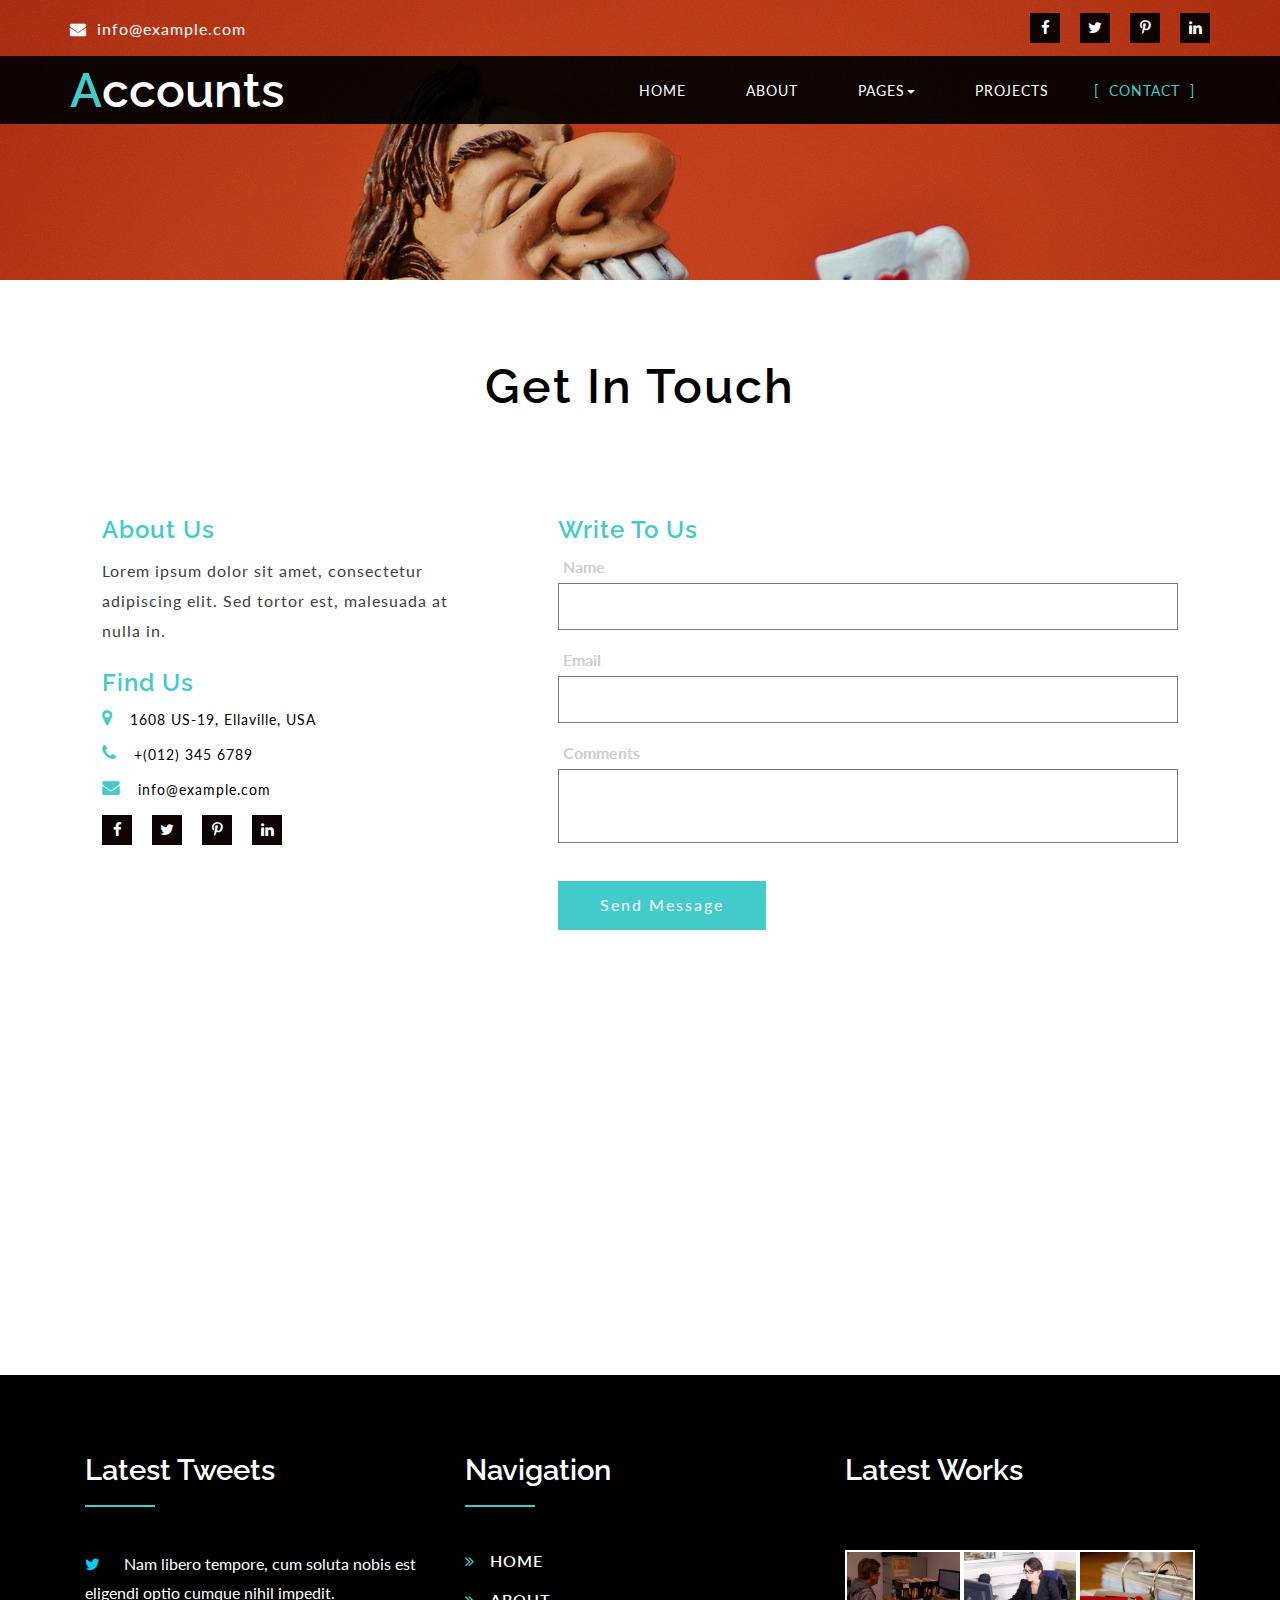
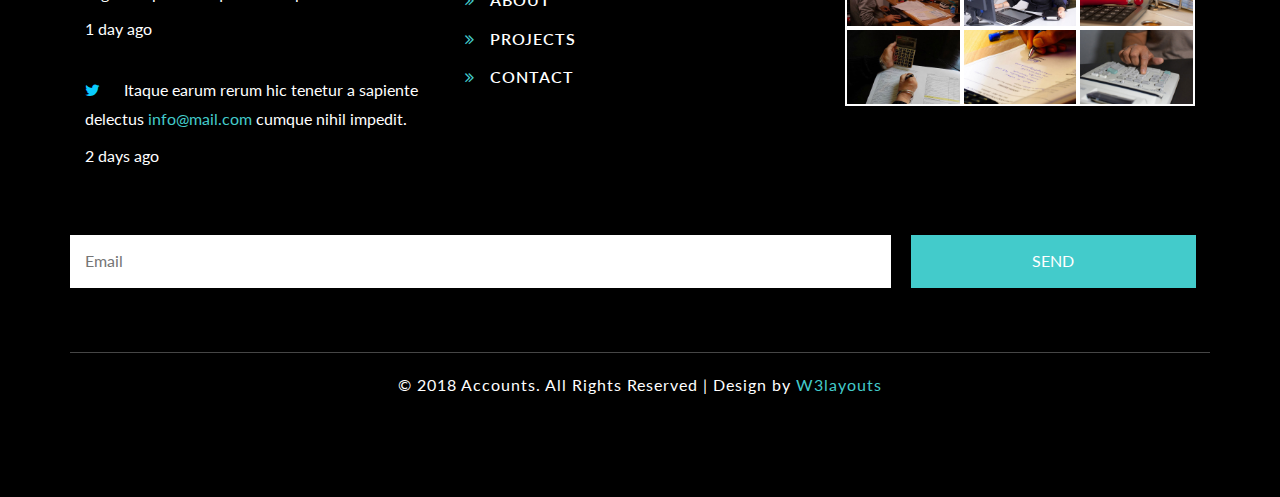
<file: admin/front_side/contact.html>
<!DOCTYPE html>
<html lang="en">

<head>
	<title>Accounts a Corporate Category Bootstrap Responsive Website Template | Contact :: W3layouts</title>
	<!-- Meta-tags -->
	<meta name="viewport" content="width=device-width, initial-scale=1">
	<meta http-equiv="Content-Type" content="text/html; charset=utf-8" />
	<meta name="keywords" content="Accounts Responsive web template, Bootstrap Web Templates, Flat Web Templates, Android Compatible web template, 
Smartphone Compatible web template, free webdesigns for Nokia, Samsung, LG, Sony Ericsson, Motorola web design" />
	<script type="application/x-javascript">
		addEventListener("load", function () {
			setTimeout(hideURLbar, 0);
		}, false);

		function hideURLbar() {
			window.scrollTo(0, 1);
		}
	</script>
	<!-- //Meta-tags -->
	<link href="css/bootstrap.css" rel="stylesheet" type="text/css" media="all" /><!-- //Bootstrap Css -->
	<link href="css/font-awesome.css" rel="stylesheet"><!-- //Font-awesome Css -->
	<link href="css/style.css" rel="stylesheet" type="text/css" media="all" /><!-- //Required Css -->
	<!--fonts-->
	<link href="//fonts.googleapis.com/css?family=Raleway:300,400,500,600,800" rel="stylesheet">
	<link href="//fonts.googleapis.com/css?family=Lato:300,400,700,900" rel="stylesheet">
	<!--//fonts-->

</head>

<body>
	<!--Slider-->
	<div class="inner-bnr">
	
		<!-- header -->
		<div class="header">
			<div class="container">
				<div class="w3l_header_left">
					<ul>
						<li><span class="fa fa-envelope" aria-hidden="true"></span> <a href="mailto:info@example.com">info@example.com</a></li>
					</ul>
				</div>
				<div class="w3l_header_right">
					<div class="w3ls-social-icons">
						<a class="facebook" href="#"><span class="fa fa-facebook"></span></a>
						<a class="twitter" href="#"><span class="fa fa-twitter"></span></a>
						<a class="pinterest" href="#"><span class="fa fa-pinterest-p"></span></a>
						<a class="linkedin" href="#"><span class="fa fa-linkedin"></span></a>
					</div>
				</div>
				<div class="clearfix"> </div>
			</div>
		</div>

		<!-- //header -->
		<div class="header-bottom">
			<div class="container">
				<nav class="navbar navbar-default">
					<!-- Brand and toggle get grouped for better mobile display -->
					<div class="navbar-header">
						<button type="button" class="navbar-toggle collapsed" data-toggle="collapse" data-target="#bs-example-navbar-collapse-1">
					<span class="sr-only">Toggle navigation</span>
					<span class="icon-bar"></span>
					<span class="icon-bar"></span>
					<span class="icon-bar"></span>
				  </button>
						<div class="logo">
							<h1><a class="navbar-brand" href="index.html"><span>A</span>ccounts</a></h1>
						</div>
					</div>

					<!-- Collect the nav links, forms, and other content for toggling -->
					<div class="collapse navbar-collapse nav-wil" id="bs-example-navbar-collapse-1">
						<nav class="cl-effect-1" id="cl-effect-1">
							<ul class="nav navbar-nav">
								<li><a href="index.html" data-hover="Home">Home</a></li>
								<li><a href="about.html" data-hover="About">About</a></li>
								<li class="dropdown menu__item">
									<a href="#" class="dropdown-toggle menu__link active" data-toggle="dropdown" data-hover="Pages" role="button" aria-haspopup="true"
									    aria-expanded="false">Pages<span class="caret"></span></a>
									<ul class="dropdown-menu">
										<li><a href="codes.html">Short Codes</a></li>
										<li><a href="icons.html">Web Icons</a></li>
									</ul>
								</li>
								<li><a href="projects.html" data-hover="Categories">Projects</a></li>
								<li class="active"><a href="contact.html" data-hover="Contact">Contact</a></li>
							</ul>
						</nav>
					</div>
					<!-- /.navbar-collapse -->
				</nav>
			</div>
		</div>
	</div>

	<div class="modal fade" id="myModal1" tabindex="-1" role="dialog">
		<!-- Modal1 -->
		<div class="modal-dialog">
			<!-- Modal content-->
			<div class="modal-content">
				<div class="modal-header">
					<button type="button" class="close" data-dismiss="modal">&times;</button>
					<h4>Accounts</h4>
					<img src="images/g10.jpg" alt=" " class="img-responsive">
					
					<p>Lorem Ipsum is simply dummy text of the printing and typesetting industry. Lorem Ipsum has been the industry's standard
						dummy text ever since the 1500s, when an unknown printer took a galley of type and scrambled it to make a type specimen
						book. It has survived not only five centuries, but also the leap into electronic typesetting.</p>
				</div>
			</div>
		</div>
	</div>
	<!-- //Modal1 -->
	<!--//Header-->
	<!-- contact -->
	<div class="contact-agile contact-page">
		<div class="container">
			<h3 class="title-txt">Get in Touch</h3>
			<div class="contact-eql">
				<div class="contact-left">
					<h4>About Us</h4>
					<p class="para-w3-agileits">Lorem ipsum dolor sit amet, consectetur adipiscing elit. Sed tortor est, malesuada at nulla in.</p>
					<h4>Find Us</h4>
					<div class="add-info">
						<span class="fa fa-map-marker" aria-hidden="true"></span>
						<p>1608 US-19, Ellaville, USA</p>
					</div>
					<div class="add-info">
						<span class="fa fa-phone" aria-hidden="true"></span>
						<p>+(012) 345 6789</p>
					</div>
					<div class="add-info">
						<span class="fa fa-envelope" aria-hidden="true"></span>
						<p><a href="mailto:info@example.com">info@example.com</a></p>
					</div>
					<div class="w3ls-social-icons">
						<a class="facebook" href="#"><span class="fa fa-facebook"></span></a>
						<a class="twitter" href="#"><span class="fa fa-twitter"></span></a>
						<a class="pinterest" href="#"><span class="fa fa-pinterest-p"></span></a>
						<a class="linkedin" href="#"><span class="fa fa-linkedin"></span></a>
					</div>
				</div>
				<div class="contact-middle">
					<h4>Write to Us</h4>
					<form action="#" method="post">
						<div class="form-fields-agileinfo">
							<p>Name</p>
							<input type="text" name="your name" placeholder=" " required="" />
						</div>
						<div class="form-fields-agileinfo">
							<p>Email</p>
							<input type="email" name="your email" placeholder=" " required="" />
						</div>
						<div class="form-fields-agileinfo">
							<p>Comments</p>
							<textarea name="your message" placeholder=" " required=""></textarea>
						</div>
						<input type="submit" value="Send Message">
					</form>
				</div>
			</div>
		</div>
	</div>
	<div class="map-w3ls">          
		<iframe src="https://www.google.com/maps/embed?pb=!1m18!1m12!1m3!1d1773301.5717192935!2d-84.61925742249005!3d32.50260656180335!2m3!1f0!2f0!3f0!3m2!1i1024!2i768!4f13.1!3m3!1m2!1s0x88f3002d98fa2321%3A0xaaa20b65f9ce7542!2sEllaville%2C+GA+31806%2C+USA!5e0!3m2!1sen!2sin!4v1519210247735"></iframe>
	</div>
<!-- //contact -->
	<!-- footer -->
	<div class="footer">
		<div class="container">
			<div class="w3_agile_footer_grids">
				<div class="col-md-4 w3_agile_footer_grid">
					<h3>Latest Tweets</h3>
					<ul class="agile_footer_grid_list">
						<li><i class="fa fa-twitter" aria-hidden="true"></i>Nam libero tempore, cum soluta nobis est eligendi optio 
							cumque nihil impedit. <span>1 day ago</span></li>
						<li><i class="fa fa-twitter" aria-hidden="true"></i>Itaque earum rerum hic tenetur a sapiente delectus <a href="mailto:info@mail.com">info@mail.com</a>
							cumque nihil impedit. <span>2 days ago</span></li>
					</ul>
				</div>
				<div class="col-md-4 w3_agile_footer_grid">
					<h3>Navigation</h3>
					<ul class="agileits_w3layouts_footer_grid_list">
						<li><i class="fa fa-angle-double-right" aria-hidden="true"></i><a href="index.html">Home</a></li>
						<li><i class="fa fa-angle-double-right" aria-hidden="true"></i><a href="about.html">About</a></li>
						<li><i class="fa fa-angle-double-right" aria-hidden="true"></i><a href="projects.html">Projects</a></li>
						<li><i class="fa fa-angle-double-right" aria-hidden="true"></i><a href="contact.html">Contact</a></li>
					</ul>
				</div>
				<div class="col-md-4 w3_agile_footer_grid">
					<h2>Latest Works</h2>
					<div class="w3_agileits_footer_grid_left">
						<a href="#" data-toggle="modal" data-target="#myModal1"><img src="images/g1.jpg" alt=" " class="img-responsive" /></a>
					</div>
					<div class="w3_agileits_footer_grid_left">
						<a href="#" data-toggle="modal" data-target="#myModal1"><img src="images/g2.jpg" alt=" " class="img-responsive" /></a>
					</div>
					<div class="w3_agileits_footer_grid_left">
						<a href="#" data-toggle="modal" data-target="#myModal1"><img src="images/g3.jpg" alt=" " class="img-responsive" /></a>
					</div>
					<div class="w3_agileits_footer_grid_left">
						<a href="#" data-toggle="modal" data-target="#myModal1"><img src="images/g4.jpg" alt=" " class="img-responsive" /></a>
					</div>
					<div class="w3_agileits_footer_grid_left">
						<a href="#" data-toggle="modal" data-target="#myModal1"><img src="images/g5.jpg" alt=" " class="img-responsive" /></a>
					</div>
					<div class="w3_agileits_footer_grid_left">
						<a href="#" data-toggle="modal" data-target="#myModal1"><img src="images/g6.jpg" alt=" " class="img-responsive" /></a>
					</div>
					<div class="clearfix"> </div>
				</div>
				<div class="clearfix"> </div>
			</div>
			<div class="w3_newsletter_footer_grids">
				<div class="w3_newsletter_footer_grid_left">
					<form action="#" method="post">
						<input type="email" name="Email" placeholder="Email" required="">
						<input type="submit" value="Send">
					</form>
				</div>
				
				
			</div>
		
			<div class="agileinfo_copyright">
				<p>© 2018 Accounts. All Rights Reserved | Design by <a href="https://w3layouts.com/">W3layouts</a></p>
			</div>
		</div>
	</div>
<!-- //footer -->

	<!-- js -->
	<script type="text/javascript" src="js/jquery-2.2.3.min.js"></script>
	<!-- start-smoth-scrolling -->
	<script type="text/javascript" src="js/move-top.js"></script>
	<script type="text/javascript" src="js/easing.js"></script>
	<script type="text/javascript">
		jQuery(document).ready(function ($) {
			$(".scroll").click(function (event) {
				event.preventDefault();
				$('html,body').animate({
					scrollTop: $(this.hash).offset().top
				}, 1000);
			});
		});
	</script>
	<!-- start-smoth-scrolling -->
	<!-- smooth scrolling -->
	<script type="text/javascript">
		$(document).ready(function () {
			/*
				var defaults = {
				containerID: 'toTop', // fading element id
				containerHoverID: 'toTopHover', // fading element hover id
				scrollSpeed: 1200,
				easingType: 'linear' 
				};
			*/
			$().UItoTop({
				easingType: 'easeOutQuart'
			});
		});
	</script>
	<a href="#home" id="toTop" style="display: block;"> <span id="toTopHover" style="opacity: 1;"> </span></a>
	<!-- //smooth scrolling -->
	<script type="text/javascript" src="js/bootstrap.min.js"></script>
</body>
</html>
</file>
<file: admin/assets/vendor/linearicons/style.css>
@font-face {
	font-family: 'Linearicons-Free';
	src:url('fonts/Linearicons-Free.eot?w118d');
	src:url('fonts/Linearicons-Free.eot?#iefixw118d') format('embedded-opentype'),
		url('fonts/Linearicons-Free.woff2?w118d') format('woff2'),
		url('fonts/Linearicons-Free.woff?w118d') format('woff'),
		url('fonts/Linearicons-Free.ttf?w118d') format('truetype'),
		url('fonts/Linearicons-Free.svg?w118d#Linearicons-Free') format('svg');
	font-weight: normal;
	font-style: normal;
}

.lnr {
	font-family: 'Linearicons-Free';
	speak: none;
	font-style: normal;
	font-weight: normal;
	font-variant: normal;
	text-transform: none;
	line-height: 1;

	/* Better Font Rendering =========== */
	-webkit-font-smoothing: antialiased;
	-moz-osx-font-smoothing: grayscale;
}

.lnr-home:before {
	content: "\e800";
}
.lnr-apartment:before {
	content: "\e801";
}
.lnr-pencil:before {
	content: "\e802";
}
.lnr-magic-wand:before {
	content: "\e803";
}
.lnr-drop:before {
	content: "\e804";
}
.lnr-lighter:before {
	content: "\e805";
}
.lnr-poop:before {
	content: "\e806";
}
.lnr-sun:before {
	content: "\e807";
}
.lnr-moon:before {
	content: "\e808";
}
.lnr-cloud:before {
	content: "\e809";
}
.lnr-cloud-upload:before {
	content: "\e80a";
}
.lnr-cloud-download:before {
	content: "\e80b";
}
.lnr-cloud-sync:before {
	content: "\e80c";
}
.lnr-cloud-check:before {
	content: "\e80d";
}
.lnr-database:before {
	content: "\e80e";
}
.lnr-lock:before {
	content: "\e80f";
}
.lnr-cog:before {
	content: "\e810";
}
.lnr-trash:before {
	content: "\e811";
}
.lnr-dice:before {
	content: "\e812";
}
.lnr-heart:before {
	content: "\e813";
}
.lnr-star:before {
	content: "\e814";
}
.lnr-star-half:before {
	content: "\e815";
}
.lnr-star-empty:before {
	content: "\e816";
}
.lnr-flag:before {
	content: "\e817";
}
.lnr-envelope:before {
	content: "\e818";
}
.lnr-paperclip:before {
	content: "\e819";
}
.lnr-inbox:before {
	content: "\e81a";
}
.lnr-eye:before {
	content: "\e81b";
}
.lnr-printer:before {
	content: "\e81c";
}
.lnr-file-empty:before {
	content: "\e81d";
}
.lnr-file-add:before {
	content: "\e81e";
}
.lnr-enter:before {
	content: "\e81f";
}
.lnr-exit:before {
	content: "\e820";
}
.lnr-graduation-hat:before {
	content: "\e821";
}
.lnr-license:before {
	content: "\e822";
}
.lnr-music-note:before {
	content: "\e823";
}
.lnr-film-play:before {
	content: "\e824";
}
.lnr-camera-video:before {
	content: "\e825";
}
.lnr-camera:before {
	content: "\e826";
}
.lnr-picture:before {
	content: "\e827";
}
.lnr-book:before {
	content: "\e828";
}
.lnr-bookmark:before {
	content: "\e829";
}
.lnr-user:before {
	content: "\e82a";
}
.lnr-users:before {
	content: "\e82b";
}
.lnr-shirt:before {
	content: "\e82c";
}
.lnr-store:before {
	content: "\e82d";
}
.lnr-cart:before {
	content: "\e82e";
}
.lnr-tag:before {
	content: "\e82f";
}
.lnr-phone-handset:before {
	content: "\e830";
}
.lnr-phone:before {
	content: "\e831";
}
.lnr-pushpin:before {
	content: "\e832";
}
.lnr-map-marker:before {
	content: "\e833";
}
.lnr-map:before {
	content: "\e834";
}
.lnr-location:before {
	content: "\e835";
}
.lnr-calendar-full:before {
	content: "\e836";
}
.lnr-keyboard:before {
	content: "\e837";
}
.lnr-spell-check:before {
	content: "\e838";
}
.lnr-screen:before {
	content: "\e839";
}
.lnr-smartphone:before {
	content: "\e83a";
}
.lnr-tablet:before {
	content: "\e83b";
}
.lnr-laptop:before {
	content: "\e83c";
}
.lnr-laptop-phone:before {
	content: "\e83d";
}
.lnr-power-switch:before {
	content: "\e83e";
}
.lnr-bubble:before {
	content: "\e83f";
}
.lnr-heart-pulse:before {
	content: "\e840";
}
.lnr-construction:before {
	content: "\e841";
}
.lnr-pie-chart:before {
	content: "\e842";
}
.lnr-chart-bars:before {
	content: "\e843";
}
.lnr-gift:before {
	content: "\e844";
}
.lnr-diamond:before {
	content: "\e845";
}
.lnr-linearicons:before {
	content: "\e846";
}
.lnr-dinner:before {
	content: "\e847";
}
.lnr-coffee-cup:before {
	content: "\e848";
}
.lnr-leaf:before {
	content: "\e849";
}
.lnr-paw:before {
	content: "\e84a";
}
.lnr-rocket:before {
	content: "\e84b";
}
.lnr-briefcase:before {
	content: "\e84c";
}
.lnr-bus:before {
	content: "\e84d";
}
.lnr-car:before {
	content: "\e84e";
}
.lnr-train:before {
	content: "\e84f";
}
.lnr-bicycle:before {
	content: "\e850";
}
.lnr-wheelchair:before {
	content: "\e851";
}
.lnr-select:before {
	content: "\e852";
}
.lnr-earth:before {
	content: "\e853";
}
.lnr-smile:before {
	content: "\e854";
}
.lnr-sad:before {
	content: "\e855";
}
.lnr-neutral:before {
	content: "\e856";
}
.lnr-mustache:before {
	content: "\e857";
}
.lnr-alarm:before {
	content: "\e858";
}
.lnr-bullhorn:before {
	content: "\e859";
}
.lnr-volume-high:before {
	content: "\e85a";
}
.lnr-volume-medium:before {
	content: "\e85b";
}
.lnr-volume-low:before {
	content: "\e85c";
}
.lnr-volume:before {
	content: "\e85d";
}
.lnr-mic:before {
	content: "\e85e";
}
.lnr-hourglass:before {
	content: "\e85f";
}
.lnr-undo:before {
	content: "\e860";
}
.lnr-redo:before {
	content: "\e861";
}
.lnr-sync:before {
	content: "\e862";
}
.lnr-history:before {
	content: "\e863";
}
.lnr-clock:before {
	content: "\e864";
}
.lnr-download:before {
	content: "\e865";
}
.lnr-upload:before {
	content: "\e866";
}
.lnr-enter-down:before {
	content: "\e867";
}
.lnr-exit-up:before {
	content: "\e868";
}
.lnr-bug:before {
	content: "\e869";
}
.lnr-code:before {
	content: "\e86a";
}
.lnr-link:before {
	content: "\e86b";
}
.lnr-unlink:before {
	content: "\e86c";
}
.lnr-thumbs-up:before {
	content: "\e86d";
}
.lnr-thumbs-down:before {
	content: "\e86e";
}
.lnr-magnifier:before {
	content: "\e86f";
}
.lnr-cross:before {
	content: "\e870";
}
.lnr-menu:before {
	content: "\e871";
}
.lnr-list:before {
	content: "\e872";
}
.lnr-chevron-up:before {
	content: "\e873";
}
.lnr-chevron-down:before {
	content: "\e874";
}
.lnr-chevron-left:before {
	content: "\e875";
}
.lnr-chevron-right:before {
	content: "\e876";
}
.lnr-arrow-up:before {
	content: "\e877";
}
.lnr-arrow-down:before {
	content: "\e878";
}
.lnr-arrow-left:before {
	content: "\e879";
}
.lnr-arrow-right:before {
	content: "\e87a";
}
.lnr-move:before {
	content: "\e87b";
}
.lnr-warning:before {
	content: "\e87c";
}
.lnr-question-circle:before {
	content: "\e87d";
}
.lnr-menu-circle:before {
	content: "\e87e";
}
.lnr-checkmark-circle:before {
	content: "\e87f";
}
.lnr-cross-circle:before {
	content: "\e880";
}
.lnr-plus-circle:before {
	content: "\e881";
}
.lnr-circle-minus:before {
	content: "\e882";
}
.lnr-arrow-up-circle:before {
	content: "\e883";
}
.lnr-arrow-down-circle:before {
	content: "\e884";
}
.lnr-arrow-left-circle:before {
	content: "\e885";
}
.lnr-arrow-right-circle:before {
	content: "\e886";
}
.lnr-chevron-up-circle:before {
	content: "\e887";
}
.lnr-chevron-down-circle:before {
	content: "\e888";
}
.lnr-chevron-left-circle:before {
	content: "\e889";
}
.lnr-chevron-right-circle:before {
	content: "\e88a";
}
.lnr-crop:before {
	content: "\e88b";
}
.lnr-frame-expand:before {
	content: "\e88c";
}
.lnr-frame-contract:before {
	content: "\e88d";
}
.lnr-layers:before {
	content: "\e88e";
}
.lnr-funnel:before {
	content: "\e88f";
}
.lnr-text-format:before {
	content: "\e890";
}
.lnr-text-format-remove:before {
	content: "\e891";
}
.lnr-text-size:before {
	content: "\e892";
}
.lnr-bold:before {
	content: "\e893";
}
.lnr-italic:before {
	content: "\e894";
}
.lnr-underline:before {
	content: "\e895";
}
.lnr-strikethrough:before {
	content: "\e896";
}
.lnr-highlight:before {
	content: "\e897";
}
.lnr-text-align-left:before {
	content: "\e898";
}
.lnr-text-align-center:before {
	content: "\e899";
}
.lnr-text-align-right:before {
	content: "\e89a";
}
.lnr-text-align-justify:before {
	content: "\e89b";
}
.lnr-line-spacing:before {
	content: "\e89c";
}
.lnr-indent-increase:before {
	content: "\e89d";
}
.lnr-indent-decrease:before {
	content: "\e89e";
}
.lnr-pilcrow:before {
	content: "\e89f";
}
.lnr-direction-ltr:before {
	content: "\e8a0";
}
.lnr-direction-rtl:before {
	content: "\e8a1";
}
.lnr-page-break:before {
	content: "\e8a2";
}
.lnr-sort-alpha-asc:before {
	content: "\e8a3";
}
.lnr-sort-amount-asc:before {
	content: "\e8a4";
}
.lnr-hand:before {
	content: "\e8a5";
}
.lnr-pointer-up:before {
	content: "\e8a6";
}
.lnr-pointer-right:before {
	content: "\e8a7";
}
.lnr-pointer-down:before {
	content: "\e8a8";
}
.lnr-pointer-left:before {
	content: "\e8a9";
}
</file>
<file: admin/assets/vendor/chartist/css/chartist-custom.css>
.ct-label {
  fill: #676a6d;
  color: #676a6d;
  font-size: 1.2rem;
  line-height: 1; }

.ct-chart-line .ct-label,
.ct-chart-bar .ct-label {
  display: block;
  display: -webkit-box;
  display: -moz-box;
  display: -ms-flexbox;
  display: -webkit-flex;
  display: flex; }

.ct-chart-pie .ct-label,
.ct-chart-donut .ct-label {
  dominant-baseline: central; }

.ct-label.ct-horizontal.ct-start {
  -webkit-box-align: flex-end;
  -webkit-align-items: flex-end;
  -ms-flex-align: flex-end;
  align-items: flex-end;
  -webkit-box-pack: flex-start;
  -webkit-justify-content: flex-start;
  -ms-flex-pack: flex-start;
  justify-content: flex-start;
  text-align: left;
  text-anchor: start; }

.ct-label.ct-horizontal.ct-end {
  -webkit-box-align: flex-start;
  -webkit-align-items: flex-start;
  -ms-flex-align: flex-start;
  align-items: flex-start;
  -webkit-box-pack: flex-start;
  -webkit-justify-content: flex-start;
  -ms-flex-pack: flex-start;
  justify-content: flex-start;
  text-align: left;
  text-anchor: start; }

.ct-label.ct-vertical.ct-start {
  -webkit-box-align: flex-end;
  -webkit-align-items: flex-end;
  -ms-flex-align: flex-end;
  align-items: flex-end;
  -webkit-box-pack: flex-end;
  -webkit-justify-content: flex-end;
  -ms-flex-pack: flex-end;
  justify-content: flex-end;
  text-align: right;
  text-anchor: end; }

.ct-label.ct-vertical.ct-end {
  -webkit-box-align: flex-end;
  -webkit-align-items: flex-end;
  -ms-flex-align: flex-end;
  align-items: flex-end;
  -webkit-box-pack: flex-start;
  -webkit-justify-content: flex-start;
  -ms-flex-pack: flex-start;
  justify-content: flex-start;
  text-align: left;
  text-anchor: start; }

.ct-chart-bar .ct-label.ct-horizontal.ct-start {
  -webkit-box-align: flex-end;
  -webkit-align-items: flex-end;
  -ms-flex-align: flex-end;
  align-items: flex-end;
  -webkit-box-pack: center;
  -webkit-justify-content: center;
  -ms-flex-pack: center;
  justify-content: center;
  text-align: center;
  text-anchor: start; }

.ct-chart-bar .ct-label.ct-horizontal.ct-end {
  -webkit-box-align: flex-start;
  -webkit-align-items: flex-start;
  -ms-flex-align: flex-start;
  align-items: flex-start;
  -webkit-box-pack: center;
  -webkit-justify-content: center;
  -ms-flex-pack: center;
  justify-content: center;
  text-align: center;
  text-anchor: start; }

.ct-chart-bar.ct-horizontal-bars .ct-label.ct-horizontal.ct-start {
  -webkit-box-align: flex-end;
  -webkit-align-items: flex-end;
  -ms-flex-align: flex-end;
  align-items: flex-end;
  -webkit-box-pack: flex-start;
  -webkit-justify-content: flex-start;
  -ms-flex-pack: flex-start;
  justify-content: flex-start;
  text-align: left;
  text-anchor: start; }

.ct-chart-bar.ct-horizontal-bars .ct-label.ct-horizontal.ct-end {
  -webkit-box-align: flex-start;
  -webkit-align-items: flex-start;
  -ms-flex-align: flex-start;
  align-items: flex-start;
  -webkit-box-pack: flex-start;
  -webkit-justify-content: flex-start;
  -ms-flex-pack: flex-start;
  justify-content: flex-start;
  text-align: left;
  text-anchor: start; }

.ct-chart-bar.ct-horizontal-bars .ct-label.ct-vertical.ct-start {
  -webkit-box-align: center;
  -webkit-align-items: center;
  -ms-flex-align: center;
  align-items: center;
  -webkit-box-pack: flex-end;
  -webkit-justify-content: flex-end;
  -ms-flex-pack: flex-end;
  justify-content: flex-end;
  text-align: right;
  text-anchor: end; }

.ct-chart-bar.ct-horizontal-bars .ct-label.ct-vertical.ct-end {
  -webkit-box-align: center;
  -webkit-align-items: center;
  -ms-flex-align: center;
  align-items: center;
  -webkit-box-pack: flex-start;
  -webkit-justify-content: flex-start;
  -ms-flex-pack: flex-start;
  justify-content: flex-start;
  text-align: left;
  text-anchor: end; }

.ct-grid {
  stroke: rgba(0, 0, 0, 0.2);
  stroke-width: 1px;
  stroke-dasharray: 2px; }

.ct-grid-background {
  fill: none; }

.ct-point {
  stroke-width: 8px;
  stroke-linecap: round; }

.ct-line {
  fill: none;
  stroke-width: 3px; }

.ct-area {
  stroke: none;
  fill-opacity: 0.3; }

.ct-bar {
  fill: none;
  stroke-width: 10px; }

.ct-slice-donut {
  fill: none;
  stroke-width: 60px; }

.ct-series-a .ct-point, .ct-series-a .ct-line, .ct-series-a .ct-bar, .ct-series-a .ct-slice-donut {
  stroke: #028fd0; }

.ct-series-a .ct-slice-pie, .ct-series-a .ct-area {
  fill: #028fd0; }

.ct-series-b .ct-point, .ct-series-b .ct-line, .ct-series-b .ct-bar, .ct-series-b .ct-slice-donut {
  stroke: #83c6ea; }

.ct-series-b .ct-slice-pie, .ct-series-b .ct-area {
  fill: #83c6ea; }

.ct-series-c .ct-point, .ct-series-c .ct-line, .ct-series-c .ct-bar, .ct-series-c .ct-slice-donut {
  stroke: #f4c63d; }

.ct-series-c .ct-slice-pie, .ct-series-c .ct-area {
  fill: #f4c63d; }

.ct-series-d .ct-point, .ct-series-d .ct-line, .ct-series-d .ct-bar, .ct-series-d .ct-slice-donut {
  stroke: #d17905; }

.ct-series-d .ct-slice-pie, .ct-series-d .ct-area {
  fill: #d17905; }

.ct-series-e .ct-point, .ct-series-e .ct-line, .ct-series-e .ct-bar, .ct-series-e .ct-slice-donut {
  stroke: #453d3f; }

.ct-series-e .ct-slice-pie, .ct-series-e .ct-area {
  fill: #453d3f; }

.ct-series-f .ct-point, .ct-series-f .ct-line, .ct-series-f .ct-bar, .ct-series-f .ct-slice-donut {
  stroke: #59922b; }

.ct-series-f .ct-slice-pie, .ct-series-f .ct-area {
  fill: #59922b; }

.ct-series-g .ct-point, .ct-series-g .ct-line, .ct-series-g .ct-bar, .ct-series-g .ct-slice-donut {
  stroke: #0544d3; }

.ct-series-g .ct-slice-pie, .ct-series-g .ct-area {
  fill: #0544d3; }

.ct-series-h .ct-point, .ct-series-h .ct-line, .ct-series-h .ct-bar, .ct-series-h .ct-slice-donut {
  stroke: #6b0392; }

.ct-series-h .ct-slice-pie, .ct-series-h .ct-area {
  fill: #6b0392; }

.ct-series-i .ct-point, .ct-series-i .ct-line, .ct-series-i .ct-bar, .ct-series-i .ct-slice-donut {
  stroke: #f05b4f; }

.ct-series-i .ct-slice-pie, .ct-series-i .ct-area {
  fill: #f05b4f; }

.ct-series-j .ct-point, .ct-series-j .ct-line, .ct-series-j .ct-bar, .ct-series-j .ct-slice-donut {
  stroke: #dda458; }

.ct-series-j .ct-slice-pie, .ct-series-j .ct-area {
  fill: #dda458; }

.ct-series-k .ct-point, .ct-series-k .ct-line, .ct-series-k .ct-bar, .ct-series-k .ct-slice-donut {
  stroke: #eacf7d; }

.ct-series-k .ct-slice-pie, .ct-series-k .ct-area {
  fill: #eacf7d; }

.ct-series-l .ct-point, .ct-series-l .ct-line, .ct-series-l .ct-bar, .ct-series-l .ct-slice-donut {
  stroke: #86797d; }

.ct-series-l .ct-slice-pie, .ct-series-l .ct-area {
  fill: #86797d; }

.ct-series-m .ct-point, .ct-series-m .ct-line, .ct-series-m .ct-bar, .ct-series-m .ct-slice-donut {
  stroke: #b2c326; }

.ct-series-m .ct-slice-pie, .ct-series-m .ct-area {
  fill: #b2c326; }

.ct-series-n .ct-point, .ct-series-n .ct-line, .ct-series-n .ct-bar, .ct-series-n .ct-slice-donut {
  stroke: #6188e2; }

.ct-series-n .ct-slice-pie, .ct-series-n .ct-area {
  fill: #6188e2; }

.ct-series-o .ct-point, .ct-series-o .ct-line, .ct-series-o .ct-bar, .ct-series-o .ct-slice-donut {
  stroke: #a748ca; }

.ct-series-o .ct-slice-pie, .ct-series-o .ct-area {
  fill: #a748ca; }

.ct-square {
  display: block;
  position: relative;
  width: 100%; }
  .ct-square:before {
    display: block;
    float: left;
    content: "";
    width: 0;
    height: 0;
    padding-bottom: 100%; }
  .ct-square:after {
    content: "";
    display: table;
    clear: both; }
  .ct-square > svg {
    display: block;
    position: absolute;
    top: 0;
    left: 0; }

.ct-minor-second {
  display: block;
  position: relative;
  width: 100%; }
  .ct-minor-second:before {
    display: block;
    float: left;
    content: "";
    width: 0;
    height: 0;
    padding-bottom: 93.75%; }
  .ct-minor-second:after {
    content: "";
    display: table;
    clear: both; }
  .ct-minor-second > svg {
    display: block;
    position: absolute;
    top: 0;
    left: 0; }

.ct-major-second {
  display: block;
  position: relative;
  width: 100%; }
  .ct-major-second:before {
    display: block;
    float: left;
    content: "";
    width: 0;
    height: 0;
    padding-bottom: 88.8888888889%; }
  .ct-major-second:after {
    content: "";
    display: table;
    clear: both; }
  .ct-major-second > svg {
    display: block;
    position: absolute;
    top: 0;
    left: 0; }

.ct-minor-third {
  display: block;
  position: relative;
  width: 100%; }
  .ct-minor-third:before {
    display: block;
    float: left;
    content: "";
    width: 0;
    height: 0;
    padding-bottom: 83.3333333333%; }
  .ct-minor-third:after {
    content: "";
    display: table;
    clear: both; }
  .ct-minor-third > svg {
    display: block;
    position: absolute;
    top: 0;
    left: 0; }

.ct-major-third {
  display: block;
  position: relative;
  width: 100%; }
  .ct-major-third:before {
    display: block;
    float: left;
    content: "";
    width: 0;
    height: 0;
    padding-bottom: 80%; }
  .ct-major-third:after {
    content: "";
    display: table;
    clear: both; }
  .ct-major-third > svg {
    display: block;
    position: absolute;
    top: 0;
    left: 0; }

.ct-perfect-fourth {
  display: block;
  position: relative;
  width: 100%; }
  .ct-perfect-fourth:before {
    display: block;
    float: left;
    content: "";
    width: 0;
    height: 0;
    padding-bottom: 75%; }
  .ct-perfect-fourth:after {
    content: "";
    display: table;
    clear: both; }
  .ct-perfect-fourth > svg {
    display: block;
    position: absolute;
    top: 0;
    left: 0; }

.ct-perfect-fifth {
  display: block;
  position: relative;
  width: 100%; }
  .ct-perfect-fifth:before {
    display: block;
    float: left;
    content: "";
    width: 0;
    height: 0;
    padding-bottom: 66.6666666667%; }
  .ct-perfect-fifth:after {
    content: "";
    display: table;
    clear: both; }
  .ct-perfect-fifth > svg {
    display: block;
    position: absolute;
    top: 0;
    left: 0; }

.ct-minor-sixth {
  display: block;
  position: relative;
  width: 100%; }
  .ct-minor-sixth:before {
    display: block;
    float: left;
    content: "";
    width: 0;
    height: 0;
    padding-bottom: 62.5%; }
  .ct-minor-sixth:after {
    content: "";
    display: table;
    clear: both; }
  .ct-minor-sixth > svg {
    display: block;
    position: absolute;
    top: 0;
    left: 0; }

.ct-golden-section {
  display: block;
  position: relative;
  width: 100%; }
  .ct-golden-section:before {
    display: block;
    float: left;
    content: "";
    width: 0;
    height: 0;
    padding-bottom: 61.804697157%; }
  .ct-golden-section:after {
    content: "";
    display: table;
    clear: both; }
  .ct-golden-section > svg {
    display: block;
    position: absolute;
    top: 0;
    left: 0; }

.ct-major-sixth {
  display: block;
  position: relative;
  width: 100%; }
  .ct-major-sixth:before {
    display: block;
    float: left;
    content: "";
    width: 0;
    height: 0;
    padding-bottom: 60%; }
  .ct-major-sixth:after {
    content: "";
    display: table;
    clear: both; }
  .ct-major-sixth > svg {
    display: block;
    position: absolute;
    top: 0;
    left: 0; }

.ct-minor-seventh {
  display: block;
  position: relative;
  width: 100%; }
  .ct-minor-seventh:before {
    display: block;
    float: left;
    content: "";
    width: 0;
    height: 0;
    padding-bottom: 56.25%; }
  .ct-minor-seventh:after {
    content: "";
    display: table;
    clear: both; }
  .ct-minor-seventh > svg {
    display: block;
    position: absolute;
    top: 0;
    left: 0; }

.ct-major-seventh {
  display: block;
  position: relative;
  width: 100%; }
  .ct-major-seventh:before {
    display: block;
    float: left;
    content: "";
    width: 0;
    height: 0;
    padding-bottom: 53.3333333333%; }
  .ct-major-seventh:after {
    content: "";
    display: table;
    clear: both; }
  .ct-major-seventh > svg {
    display: block;
    position: absolute;
    top: 0;
    left: 0; }

.ct-octave {
  display: block;
  position: relative;
  width: 100%; }
  .ct-octave:before {
    display: block;
    float: left;
    content: "";
    width: 0;
    height: 0;
    padding-bottom: 50%; }
  .ct-octave:after {
    content: "";
    display: table;
    clear: both; }
  .ct-octave > svg {
    display: block;
    position: absolute;
    top: 0;
    left: 0; }

.ct-major-tenth {
  display: block;
  position: relative;
  width: 100%; }
  .ct-major-tenth:before {
    display: block;
    float: left;
    content: "";
    width: 0;
    height: 0;
    padding-bottom: 40%; }
  .ct-major-tenth:after {
    content: "";
    display: table;
    clear: both; }
  .ct-major-tenth > svg {
    display: block;
    position: absolute;
    top: 0;
    left: 0; }

.ct-major-eleventh {
  display: block;
  position: relative;
  width: 100%; }
  .ct-major-eleventh:before {
    display: block;
    float: left;
    content: "";
    width: 0;
    height: 0;
    padding-bottom: 37.5%; }
  .ct-major-eleventh:after {
    content: "";
    display: table;
    clear: both; }
  .ct-major-eleventh > svg {
    display: block;
    position: absolute;
    top: 0;
    left: 0; }

.ct-major-twelfth {
  display: block;
  position: relative;
  width: 100%; }
  .ct-major-twelfth:before {
    display: block;
    float: left;
    content: "";
    width: 0;
    height: 0;
    padding-bottom: 33.3333333333%; }
  .ct-major-twelfth:after {
    content: "";
    display: table;
    clear: both; }
  .ct-major-twelfth > svg {
    display: block;
    position: absolute;
    top: 0;
    left: 0; }

.ct-double-octave {
  display: block;
  position: relative;
  width: 100%; }
  .ct-double-octave:before {
    display: block;
    float: left;
    content: "";
    width: 0;
    height: 0;
    padding-bottom: 25%; }
  .ct-double-octave:after {
    content: "";
    display: table;
    clear: both; }
  .ct-double-octave > svg {
    display: block;
    position: absolute;
    top: 0;
    left: 0; }

/*# sourceMappingURL=chartist-custom.css.map */
</file>
<file: admin/assets/css/demo.css>
/* All styles created for demo purposes only, you may not need this for your project */
.demo-button button {
  margin-bottom: 5px; }

.demo-icons li {
  margin-bottom: 50px;
  text-align: center; }

.demo-icons .lnr,
.demo-icons .fa {
  font-size: 28px; }

.demo-icons .cssclass {
  display: block;
  margin-top: 5px;
  margin-left: 5px; }

/*# sourceMappingURL=demo.css.map */
</file>
<file: admin/front_side/css/style.css>
/*--
Author: W3layouts
Author URL: http://w3layouts.com
License: Creative Commons Attribution 3.0 Unported
License URL: http://creativecommons.org/licenses/by/3.0/
--*/

html,
body {
	margin: 0;
	font-size: 100%;
	font-family: 'Lato', sans-serif;
	background: #fff;
}

body a {
	text-decoration: none;
	transition: 0.5s all;
	-webkit-transition: 0.5s all;
	-moz-transition: 0.5s all;
	-o-transition: 0.5s all;
	-ms-transition: 0.5s all;
}

a:hover {
	text-decoration: none;
}

input[type="button"],
input[type="submit"] {
	transition: 0.5s all;
	-webkit-transition: 0.5s all;
	-moz-transition: 0.5s all;
	-o-transition: 0.5s all;
	-ms-transition: 0.5s all;
}

h1,
h2,
h3,
h4,
h5,
h6 {
	margin: 0;
	font-family: 'Raleway', sans-serif;
	font-weight: 600;
}

p {
	margin: 0;
}

ul {
	margin: 0;
	padding: 0;
}

label {
	margin: 0;
}


/*-- Slider --*/

#slider2,
#slider3 {
	box-shadow: none;
	-moz-box-shadow: none;
	-webkit-box-shadow: none;
	margin: 0 auto;
}

.rslides_tabs li:first-child {
	margin-left: 0;
}

.rslides_tabs .rslides_here a {
	background: rgba(255, 255, 255, .1);
	color: #fff;
	font-weight: bold;
}

.events {
	list-style: none;
}

.callbacks_container {
	position: relative;
	float: left;
	width: 100%;
}

.callbacks {
	position: relative;
	list-style: none;
	overflow: hidden;
	width: 100%;
	padding: 0;
	margin: 0;
}

.callbacks li {
	position: absolute;
	width: 100%;
}

.callbacks img {
	position: relative;
	z-index: 1;
	height: auto;
	border: 0;
}

.callbacks .caption {
	display: block;
	position: absolute;
	z-index: 2;
	font-size: 20px;
	text-shadow: none;
	color: #fff;
	left: 0;
	right: 0;
	padding: 10px 20px;
	margin: 0;
	max-width: none;
	top: 10%;
	text-align: center;
}

#slider3-pager a {
	display: inline-block;
}

#slider3-pager span {
	float: left;
}

#slider3-pager span {
	width: 100px;
	height: 15px;
	background: #fff;
	display: inline-block;
	border-radius: 30em;
	opacity: 0.6;
}

#slider3-pager .rslides_here a {
	background: #FFF;
	border-radius: 30em;
	opacity: 1;
}

#slider3-pager a {
	padding: 0;
}

#slider3-pager li {
	display: inline-block;
}

.rslides {
	position: relative;
	list-style: none;
	overflow: hidden;
	width: 100%;
	padding: 0;
}

.rslides li {
	-webkit-backface-visibility: hidden;
	position: absolute;
	display: none;
	width: 100%;
	left: 0;
	top: 0;
}

.rslides li {
	position: relative;
	display: block;
	float: left;
}

.rslides img {
	height: auto;
	border: 0;
}

.callbacks_tabs {
	list-style: none;
	position: absolute;
	bottom: -205px;
	left: 43%;
	padding: 0;
	margin: 0;
	z-index: 99;
	display: block;
	text-align: center;
}

.slider-top span {
	font-weight: 600;
}

.callbacks_tabs li {
	display: inline-block;
	margin: 0 0px;
}


/*----*/

.callbacks_tabs a {
	visibility: hidden;
}

.callbacks_tabs a:after {
	content: "\f111";
	font-size: 0;
	font-family: FontAwesome;
	visibility: visible;
	display: block;
	height: 5px;
	width: 40px;
	display: inline-block;
	background: #fff;
}

.callbacks_here a:after {
	background: #273b7b;
}

.callbacks .caption {
	display: block;
	position: absolute;
	z-index: 2;
	font-size: 20px;
	text-shadow: none;
	color: #fff;
	left: 0;
	right: 0;
	padding: 10px 20px;
	margin: 0;
	max-width: none;
	top: 10%;
	text-align: center;
}

.callbacks_nav {
	position: absolute;
	-webkit-tap-highlight-color: rgba(0, 0, 0, 0);
	bottom: 65px;
	left: 0;
	z-index: 3;
	text-indent: -9999px;
	overflow: hidden;
	text-decoration: none;
	width: 32px;
	height: 33px;
}

.callbacks_nav.next {
	background: transparent url(../images/right11.png) no-repeat;
	left: 110%;
}

.callbacks_nav.prev {
	background: transparent url(../images/left11.png) no-repeat;
	left: -13%;
}

.callbacks_nav:active {
	opacity: 1.0;
}

.callbacks2_nav:active {
	opacity: 1.0;
}

.slider-info {
	z-index: 999;
	margin-top: 14em;
	text-align: left;
	width: 70%;
}

.slider-info img {
	width: 150px;
	margin: 0 auto;
	margin-bottom: 2.5em;
}

.slider-info h3 {
	font-size: 4em;
	color: #fff;
	letter-spacing: 3px;
	text-transform: capitalize;
	margin: 2px 0px 10px;
	font-family: 'Raleway', sans-serif;
}

.slider-info p {
	font-size: 1.3em;
	font-weight: inherit;
	color: #ffffff;
	margin: 0 auto;
	letter-spacing: 3px;
	line-height: 55px;
	padding-left: 0.5em;
	border-left: 3px solid #ffffff;
}

.slider-info h4 {
	font-size: 45px;
	color: #b56d10;
	letter-spacing: 3px;
	text-transform: uppercase;
	margin-top: 7px;
}

h6 {
	margin: 0 auto;
	z-index: 999;
}

.slider-top span {
	font-weight: 600;
}


/*-- //Slider --*/


/*-- header --*/

input[type="submit"],
.w3l_header_left ul li a,
.related-post-right h4 a,
.comments-grid-right h4 a,
.reply a,
.w3_single_grid_left_grid ul li a,
ul.contact_info li a,
.w3ls_services_bottom_grid_grid_pos,
.footer-copy p a,
.w3l_services_grid h4 a,
.agileinfo_footer_grid ul li a,
.wthree_service_breadcrumb_left ul li a {
	transition: .5s ease-in;
	-webkit-transition: .5s ease-in;
	-moz-transition: .5s ease-in;
	-o-transition: .5s ease-in;
	-ms-transition: .5s ease-in;
}

.w3l_header_left {
	float: left;
	margin: .3em 0 0;
}

.w3l_header_left ul li {
	display: inline-block;
	font-size: 16px;
	letter-spacing: 1px;
	color: #999;
}

.w3l_header_left ul li span {
	padding-right: 0.3em;
	color: #fff;
}

.w3l_header_left ul li a {
	color: #fff;
	text-decoration: none;
}

.w3l_header_left ul li a:hover {
	color: #43cbcb;
}

.w3l_header_right {
	float: right;
}
/*-- social-icons --*/
/*--top header start here--*/

.w3ls-social-icons a {
	background: #0e0402;
	width: 30px;
	height: 30px;
	margin-left: 1em;
	color: #fff;
	border: 1px solid rgba(51, 51, 51, 0);
	display: inline-block;
	text-align: center;
	transition: 0.5s all;
	-webkit-transition: 0.5s all;
	-o-transition: 0.5s all;
	-ms-transition: 0.5s all;
	-moz-transition: 0.5s all;
}

.bottom-social-w3ls .w3ls-social-icons a,
.team-info .w3ls-social-icons a {
	margin: 0em .5em;
}

.w3ls-social-icons span {
	font-size: 15px;
	color: #fff;
	line-height: 28px;
	transition: 0.5s all;
	-webkit-transition: 0.5s all;
	-o-transition: 0.5s all;
	-ms-transition: 0.5s all;
	-moz-transition: 0.5s all;
}

.w3ls-social-icons a:hover span {
	color: #43cbcb;
}

.w3ls-social-icons a:hover {
	background: transparent;
	border: 1px solid #43cbcb;
	color: #43cbcb;
}

.top-header-main {
	padding: 1em 0em;
}

.header-address h6 {
	font-size: 0.9em;
	color: #fff;
	display: inline-block;
}

.logo h1 {
	font-size: 2.5em;
}
/*-- //social-icons --*/

/*-- nav-effect --*/

.cl-effect-1 a::before,
.cl-effect-1 a::after {
	display: inline-block;
	opacity: 0;
	-webkit-transition: -webkit-transform 0.3s, opacity 0.2s;
	-moz-transition: -moz-transform 0.3s, opacity 0.2s;
	transition: transform 0.3s, opacity 0.2s;
}

.cl-effect-1 a::before {
	margin-right: 10px;
	content: '[';
	-webkit-transform: translateX(20px);
	-moz-transform: translateX(20px);
	transform: translateX(20px);
}

.cl-effect-1 a::after {
	margin-left: 10px;
	content: ']';
	/*-- w3layouts --*/
	-webkit-transform: translateX(-20px);
	-moz-transform: translateX(-20px);
	transform: translateX(-20px);
}

.cl-effect-1 a:hover::before,
.cl-effect-1 a:hover::after,
.cl-effect-1 a:focus::before,
.cl-effect-1 a:focus::after,
.navbar-nav li.active a::before,
.navbar-nav li.active a::after,
.navbar-nav li.active a:focus::before,
.navbar-nav li.active a:focus::after {
	opacity: 1;
	-webkit-transform: translateX(0px);
	-moz-transform: translateX(0px);
	transform: translateX(0px);
}

/*-- //nav-effect --*/

.header {
    padding: 0.8em 0;
 
}

.navbar-default {
	background: none;
	border: none;
}

.navbar {
	margin-bottom: 0;
}

.navbar-collapse {
	padding: 0;
	box-shadow: none;
}

.navbar-default .navbar-collapse,
.navbar-default .navbar-form {
	border: none;
}

.navbar-nav {
	float: right;
}

.navbar-default .navbar-brand,
.navbar-default .navbar-brand:hover,
.navbar-default .navbar-brand:focus {
	color: #ffffff;
}

.navbar-brand {
	padding: 0em;
	line-height: inherit;
	font-size: 1.2em;
	height: auto;
	font-family: 'Raleway', sans-serif;
}

/*-- agileits --*/
.navbar-brand span {
	/*transform: rotate(-180deg);
	-webkit-transform: rotate(-180deg);
	-moz-transform: rotate(-180deg);
	-o-transform: rotate(-180deg);
	-ms-transform: rotate(-180deg);*/
	display: inline-block;
	color: #43cbcb;
}

.navbar-default .navbar-nav>.active>a,
.navbar-default .navbar-nav>.active>a:hover,
.navbar-default .navbar-nav>.active>a:focus {
	background: none;
	color: #43cbcb;
}

.navbar-nav>li>a {
	font-size: 14px;
	text-transform: uppercase;
	padding: 17px 15px 0;
	letter-spacing: 1px;
}

.header-bottom {
	position: relative;
	padding: 0.5em 0;
	background: rgba(0, 0, 0, 0.92);
}

.slider {
	background: url(../images/banner.jpg) no-repeat 0px 0px;
	background-size: cover;
	-webkit-background-size: cover;
	-moz-background-size: cover;
	-o-background-size: cover;
	-ms-background-size: cover;
	min-height: 794px;
}
.banner-dott1 {
    background: url(../images/dott.png)repeat 0px 0px;
    background-size: 2px;
    -webkit-background-size: 2px;
    -moz-background-size: 2px;
    -o-background-size: 2px;
    -ms-background-size: 2px;
    min-height: 794px;
}
.inner-bnr {
	background: url(../images/banner.jpg) no-repeat 0px 0px;
	background-size: cover;
	-webkit-background-size: cover;
	-moz-background-size: cover;
	-o-background-size: cover;
	-ms-background-size: cover;
	min-height: 280px;
}

.navbar-default .navbar-nav>li>a {
	color: #fff;
}

.navbar-default .navbar-nav>li>a:hover,
.navbar-default .navbar-nav>li>a:focus {
	color: #43cbcb;
}

.dropdown-menu {
	background-color: #2f2f2f;
}

.dropdown-menu>li>a {
	padding: 7px 20px;
	color: #fff;
	text-align: center;
	font-size: 12.5px;
	text-transform: uppercase;
	letter-spacing: 1px;
}

.navbar-nav>li>.dropdown-menu {
	margin-top: 2em;
}

.dropdown-menu>li>a:hover,
.dropdown-menu>li>a:focus {
	color: #43cbcb;
	background-color: transparent;
}

.navbar-default .navbar-nav>.open>a,
.navbar-default .navbar-nav>.open>a:hover,
.navbar-default .navbar-nav>.open>a:focus {
	background: transparent;
	color: #43cbcb;
}


/*-- //header --*/


/*--modal--*/

.modal-content img {
	width: 100%;
}

.modal-content h4 {
	color: #000;
	text-align: center;
	margin-bottom: 10px;
	font-size: 3em;
	height: auto;
	font-family: 'Raleway', sans-serif;
}

.modal-content h4 span {
	color: #43cbcb;
}

.modal-content h5 {
	color: #273b7b;
	padding-top: 15px;
	font-size: 1.6em;
	letter-spacing: 1px;
}

.modal-content h5 span {
	display: inline-block;
	color: #43cbcb;
}

.modal-content p {
	color: #636363;
	font-size: 14px;
	line-height: 25px;
	padding-top: 10px;
}

.modal-header {
	padding: 30px;
}
/*--//modal--*/
/*-- //Banner-Slider --*/

h3.title-txt {
    text-align: center;
    text-transform: capitalize;
    font-size: 3em;
    color: #000;
    margin-bottom: 1.5em;
    letter-spacing: 2px;
}
p.para-w3-agileits {
	font-size: 16px;
	color: #404040;
	line-height: 30px;
	letter-spacing: 1px;
}

/*-- services --*/

.agileits-services.agile-section {
    padding:5em 0;
}
.service-grid1 {
    background: #fff;
    padding-bottom: 2em;
    padding: 3em 0em;
    text-align: center;
}

.agileits-services-grids h4 {
    font-size: 1.5em;
    margin: 1em 0 .5em;
    color: #43cbcb;
    line-height: 1.5em;
    font-weight: 600;
    letter-spacing: 1px;
    position: relative;
    text-transform: capitalize;
}
.service-grid1 p {
    color: #777;
    line-height: 1.8em;
    letter-spacing: 1px;
    font-size: 16px;
}

.agileits-services-grids h6 {
    padding: 1px;
    background: #2954a2;
    width: 33%;
    margin: 2em auto 0;
    -webkit-transition: .5s all;
    -moz-transition: .5s all;
    transition: .5s all;
}

.agileits-services-grids:hover h6 {
    width: 55%;
    background: #2954a2;
}

/*-- Effect 1--*/

.agileits-services-grids span {
    font-size: 2.5em;
    color: #000;
    display: inline-block;
    text-decoration: none;
    z-index: 1;
}

.agileits-services-grids:hover span {
    color: #43cbcb !important;
}

.agileits-services-grids:hover span:after {
    -webkit-transform: scale(1);
    -moz-transform: scale(1);
    -ms-transform: scale(1);
    transform: scale(1);
    opacity: 1;
}

/*-- //services --*/

/*-- prices-- */
.price-table {
    padding: 5em 0;
}
.price-tags-grid img{width:100%;}
span.cost {
    font-size: 50px;
    color: #000;
    font-weight: 600;
}
span.clr-price{color:#000;}
.agileits-banner-grid {
    background:#fff;
    transition: 0.5s all;
    -webkit-transition: 0.5s all;
    -moz-transition: 0.5s all;
    -o-transition: 0.5s all;
    -ms-transition: 0.5s all;
    box-shadow: -1px 0 5px 0 rgba(65, 65, 65, 0.12);
}
.price-bg-grid {
    padding: 1.5em;
	background:#43cbcb;
}
.price-bg-grid h4 {
    font-size: 24px;
    color: #fff;
    font-weight: 600;
    text-transform: uppercase;
}
.table_cost {
    padding: 1em 0em;
}
.buy-buttn{background: #20292f;
    padding: 12px 0px;
	    transition: .5s ease-in;
    -webkit-transition: .5s ease-in;
    -moz-transition: .5s ease-in;
    -o-transition: .5s ease-in;
    -ms-transition: .5s ease-in;}
a.w3_play_icon1 {
    border: none;
    outline: none;
    color: #fff;
    display: block;
    text-decoration: none;
    font-size: 17px;
	    letter-spacing: 1px;
}
.buy-buttn:hover {
    background:#636060;
    color: #000;
}
.agileits-banner-grid:hover {
    -webkit-box-shadow: 2px 15px 70px 2px rgba(0,0,0,0.75);
    -moz-box-shadow: 2px 15px 70px 2px rgba(0,0,0,0.75);
    box-shadow: 2px 15px 70px 2px rgba(0,0,0,0.75);
} 
.clr2{
background:#0ca2cf;}
.clr1,.clr3{    border: 2px solid #0ca2cf;
}
.list-price ul {
    list-style: none;
}
.list-price ul li {
    font-size: 15px;
    color: #000;
    padding-bottom: 30px;
    letter-spacing: 1px;
}
.list-price {
    margin: 20px 0px 0px;
}
/*--// prices-- */
/*-- Gallery Section --*/

.gallery-grid1 img {
	width: 100%;
	cursor: pointer;
}

/*--Gallery hover effect--*/
.gallery {
    padding: 5em 0;
}
.gallery-grid1 {
	position: relative;
	overflow: hidden;
	cursor: pointer;
}

.gallery-grid1:nth-child(2),
.gallery-grid1:nth-child(3) {
	margin-top: 1.7em;
}

.gallery-grid1 .p-mask,
.row .product .vm-product-media-container .p-mask {
	opacity: 0;
	visibility: hidden;
	background: rgba(25, 24, 24, 0.8);
	bottom: 0%;
	position: absolute;
	padding: 1.3em 1.3em;
	width: 100%;
	-webkit-transform: translate3d( 0px, 100%, 0px);
	-moz-transform: translate3d( 0px, 100%, 0px);
	-ms-transform: translate3d( 0px, 100%, 0px);
	-o-transform: translate3d( 0px, 100%, 0px);
	transform: translate3d( 0px, 100%, 0px);
	-webkit-transition: all .5s ease 0s;
	-moz-transition: all .5s ease 0s;
	transition: all .5s ease 0s;
	text-align: left;
	border-bottom: 6px solid #273b7b;
}

.gallery-grid1 .p-mask .p-desc {
	color: #a3a3a3;
	position: relative;
	display: block;
	margin-bottom: 10px;
	padding-bottom: 10px;
	font-size: 1em;
}

.gallery-grid1:hover .p-mask,
.row .product:hover .p-mask {
	opacity: 1;
	visibility: visible;
	-webkit-transform: translate3d( 0px, 0px, 0px);
	-moz-transform: translate3d( 0px, 0px, 0px);
	-ms-transform: translate3d( 0px, 0px, 0px);
	-o-transform: translate3d( 0px, 0px, 0px);
	transform: translate3d( 0px, 0px, 0px);
}

.p-mask h4 {
	color: #43cbcb;
	font-size: 1.2em;
	text-decoration: none;
	line-height: 1.8em;
	text-transform: uppercase;
	font-weight: bold;
}

.p-mask p {
	margin: 0;
	color: #fff;
	font-size: 15px;
	letter-spacing: 1px;
}


/*-- //Gallery Section --*/
/*-- Testimonials --*/
.testimonials {
    background: url(../images/2.jpg) no-repeat 0px 0px;
    background-size: cover;
    -webkit-background-size: cover;
    -moz-background-size: cover;
    -o-background-size: cover;
    -ms-background-size: cover;
    background-attachment: fixed;
	padding:5em 0;
}
.wthree_testimonials_grid_pos img {
    border-radius: 50%;
}

.wthree_testimonials_grid_main {
    margin: 0 auto;
    background: #fff;
    padding: 5em;
    width: 80%;
}
.wthree_testimonials_grid img {
    padding: 0 .5em;
}

.wthree_testimonials_grid p {
    margin: 1em 0 0;
    font-size: 16px;
    line-height: 1.8em;
    letter-spacing: 1px;
}

.wthree_testimonials_grid1 h5 {
    font-size: 1.5em;
    color: #000;
    margin: 1.5em 0 0.5em;
	    letter-spacing: 1px;
}

.wthree_testimonials_grid1 p {
    color: #43cbcb;
    letter-spacing: 1px;
}
/*--flexisel--*/

.flex-slider {
    background: #222227;
    padding: 70px 0 165px 0;
}

.opportunity {
    background: #28282e;
    margin: 0px 20px;
    padding: 80px 0;
    position: relative;
}

#flexiselDemo1 {
    display: none;
}

.nbs-flexisel-container {
    position: relative;
    max-width: 100%;
}

.nbs-flexisel-ul {
    position: relative;
    width: 9999px;
    margin: 0px;
    padding: 0px;
    list-style-type: none;
}

.nbs-flexisel-inner {
    overflow: hidden;
    margin: 0px auto;
}

.nbs-flexisel-item {
    float: left;
    margin: 0;
    padding: 0;
    position: relative;
    line-height: 0px;
}

.nbs-flexisel-item>img {
    cursor: pointer;
    position: relative;
}

/*---- Nav ---*/

.nbs-flexisel-nav-left,
.nbs-flexisel-nav-right {
    width: 50px;
    height: 50px;
    position: absolute;
    cursor: pointer;
    z-index: 100;
    top: 46% !important;
}

.nbs-flexisel-nav-left {
    left: 8%;
    background: url(../images/left.png) no-repeat 14px 12px #43cbcb;
}

.nbs-flexisel-nav-right {
    right: 8%;
    background: url(../images/right.png) no-repeat 14px 12px #43cbcb;
}

/*--//flexisel--*/
h3.title-txt.two {
    color: #fff;
}
/*-- //Testimonials --*/
/*-- services-bottom --*/
.services-bottom {
    background: url(../images/3.jpg) no-repeat 0px 0px;
    background-size: cover;
    -webkit-background-size: cover;
    -moz-background-size: cover;
    -o-background-size: cover;
    -ms-background-size: cover;
    background-attachment: fixed;
}
.services-bottom h3{
	text-align: center;
    font-size: 2em;
    text-transform: capitalize;
    line-height: 1.5em;
    color: #fff;
}
.services-bottom h3 i{
	color:#f56f19;
	padding-right:1em;
}
.wthree-agile-counter {
    padding:5em 0;
}
/*-- counter--*/
.agile_count_grid_left {
    float: left;
    width: 35%;
    text-align: center;
}
.agile_count_grid_left span,.agile_count_grid_right p{
	font-size:2em;
}
.agile_count_grid_right {
    float: left;
    margin-left: 0em;
    width: 60%;
    text-align: center;
}
.agile_count_grid_left span.glyphicon.glyphicon-thumbs-up{
	    font-size: 1.7em;
		line-height: 40px;
}
.agile_count_grid_left span.glyphicon.glyphicon-user{
	    font-size: 1.7em;
		line-height: 40px;
}
.agile_count_grid_left span.glyphicon.glyphicon-heart-empty{
	    font-size: 1.7em;
		line-height: 40px;
}
span.fa.fa-trophy{
	    font-size: 1.7em;
		line-height: 45px;
}
.agile_count_grid_right p{
	color: #fff;
    font-weight: bold;
}
.w3_agile_stats_grid h4 {
    font-size: 1.3em;
    color: #fff;
    margin: 1em 0 0;
    text-transform:uppercase;
    letter-spacing: 3px;
    position: relative;
    text-align: center;
}
.agile_count_grid_left span {
    color:#43cbcb;
    top: 5px;
}
.w3_agile_stats_grid {
    background: rgba(221, 223, 226, 0.23);
    padding: 2em 1em;
}
/*-- //counter--*/
.form-left-w3l input[type="text"],.form-right-w3l input[type="text"]{
    outline: none;
    width: 100%;
    box-sizing: border-box;
    background: transparent;
    color: #a5a5a5;
    letter-spacing: 2px;
    border: 1px solid #a5a5a5;
    font-size: 15px;
	padding:.38em 1em;
    margin: 0px 0px 19px;
    transition: all 0.5s ease-in-out;
    -webkit-transition: all 0.5s ease-in-out;
    -moz-transition: all 0.5s ease-in-out;
    -o-transition: all 0.5s ease-in-out;
    -ms-transition: all 0.5s ease-in-out;
}
.form-left-w3l select,.form-right-w3l select{
	outline: none;
    width: 100%;
    box-sizing: border-box;
    background: transparent;
    color: #a5a5a5;
    letter-spacing: 2px;
    border: 1px solid #a5a5a5;
    font-size: 15px;
	border-radius: 0px;
    margin: 0px 0px 19px;
    transition: all 0.5s ease-in-out;
    -webkit-transition: all 0.5s ease-in-out;
    -moz-transition: all 0.5s ease-in-out;
    -o-transition: all 0.5s ease-in-out;
    -ms-transition: all 0.5s ease-in-out;
}
/*--Contact --*/
.tax {
    padding: 5em 0;
}
.tax label {
    margin-bottom: 7px;
    color: #000;
    letter-spacing: 1px;
}
.tax_right {
    background: url(../images/1.jpg) no-repeat;
    background-size: cover;
    background-position: center;
	min-height:411px;
}
.tax p {
    font-size: 16px;
    color: #777;
    line-height: 28px;
    margin-bottom: 3em;
    letter-spacing: 1px;
}
.tax_left {
    padding-right: 3em;
}
.form-right-w3l {
    float: left;
    width: 49%;
}
.form-left-w3l {
    float: left;
    width: 49%;
	margin-right:2%;
}
div#contact h3 {
	color: #fbfafa;
}
.contact-page {
    padding: 5em 0;
}

.contact-page h3.tittle {
	color: #fff;
}

.contact-agile h4 {
	text-align: left;
	font-weight: 600;
	font-size: 24px;
	letter-spacing: 1px;
	margin-bottom: 13px;
	text-transform: capitalize;
	color: #43cbcb;
}

.contact-agile h4:nth-child(3) {
	margin-top: 1em;
}

@media(min-width:992px) {
	.contact-eql {
		display: -webkit-flex;
		display: flex;
		-webkit-justify-content: space-between;
		justify-content: space-between;
	}
}

.contact-left {
	flex-basis: 38%;
	-webkit-flex-basis: 38%;
}

.contact-middle {
	flex-basis: 60%;
	-webkit-flex-basis: 60%;
}

.contact-left,
.contact-middle {
	padding: 2em;
	box-sizing: border-box;
}

.add-info span {
	font-size: 1.1em;
	color: #43cbcb;
	display: inline-block;
	float: left;
	margin-right: 1em;
}

.add-info p,
.add-info p a {
	font-size: 14px;
	letter-spacing: 1px;
	margin-bottom: 15px;
	color: #000;
	text-decoration: none;
}

.add-info p a:hover {
	color: #43cbcb;
	text-decoration: none;
}

.contact-left .w3ls-social-icons a:nth-child(1) {
	margin-left: 0px!important;
}

.contact-agile p.heading-btm-w3ls,
.sevices-w3layouts p.heading-btm-w3ls {
	color: #e7e3e3;
}

.contact-middle input[type="text"],
.contact-middle input[type="email"],
textarea {
	width: 100%;
	padding: 11px 20px;
	border: 1px solid #777;
}

.contact-middle p {
	color: #cecece;
	font-weight: bold;
	margin-bottom: 4px;
	margin-left: 5px;
	font-size: 16px;
}

.form-fields-agileinfo:nth-child(2) {
	margin: 1.2em 0;
}

input[type="text"]:focus,
input[type="email"]:focus,
textarea:focus {
	outline: none;
}

textarea {
	height: 74px;
	resize: none;
	width: 100%;
}

textarea:focus {
	outline: none;
}

.submit {
	float: right;
	margin-top: 10px;
	color: #000;
}

.submit .glyphicon {
	font-size: 16px;
	border: none;
	padding: 0;
}

.contact-middle input[type="submit"] {
	background: #43cbcb;
	border: none;
	border: 2px solid #43cbcb;
	padding: .7em 2.5em;
	outline: none;
	font-size: 16px;
	text-transform: capitalize;
	letter-spacing: 2px;
	color: #fff;
	margin-top: 2em;
}

.contact-middle input[type="submit"]:hover {
	background: transparent;
	color: #fff;
}

.form-agileinfo {
	width: 48%;
	margin-right: 24px;
	float: left;
}


/*--//Contact --*/


/*--Map --*/

.map-w3ls {
	padding: 1em 1em .7em;
	background: #fff;
}

.map-w3ls iframe {
	width: 100%;
	height: 300px;
	border: none;
}
/*-- //Map--*/
/*-- footer --*/
.footer {
    background: #000;
    padding: 5em 0;
}
ul.agile_footer_grid_list li{
    color: #fff;
    line-height: 1.8em;
    list-style-type: none;
}
ul.agile_footer_grid_list li:nth-child(2){
	margin:2em 0 0;
}
ul.agile_footer_grid_list li a{
	color:#43cbcb;
	text-decoration:none;
}
ul.agile_footer_grid_list li a:hover{
	color:#fff;
}
ul.agile_footer_grid_list li span{	
	display:block;
	color:#fff;
	margin:.5em 0 0;
}
ul.agile_footer_grid_list li i{
	padding-right:1.5em;
	color:#0accff;
}
.w3_agile_footer_grid h2,.w3_agile_footer_grid h3 {
    font-size: 1.8em;
    color: #fff;
    padding-bottom: .7em;
    position: relative;
    margin-bottom: 1.5em;
}
.w3_agile_footer_grid h3:after {
    content: '';
    background: #43cbcb;
    width: 20%;
    height: 2px;
    position: absolute;
    bottom: 0%;
    left: 0%;
}
.agileits_w3layouts_footer_grid_list li{
	list-style-type:none;
	margin-bottom:1em;
	color:#999;
	text-transform:uppercase;
}
.agileits_w3layouts_footer_grid_list li i{ 
    color: #43cbcb;
	padding-right:1em;
}
.agileits_w3layouts_footer_grid_list li a{
	color: #fff;
    text-decoration: none;
    font-weight: 600;
    letter-spacing: 1px;
}
.agileits_w3layouts_footer_grid_list li a:hover{
	color:#43cbcb;
}
.agileits_w3layouts_footer_grid_list li:last-child{
	margin-bottom:0;
}
.w3_agileits_footer_grid_left{
	float:left;
	width:33.33%;
	border:2px solid #fff;
}
.w3_newsletter_footer_grids {
    margin: 4em 0;
}
.w3_newsletter_footer_grid_left input[type="email"]{
	outline: none;
    border:none;
    background: #fff;
    font-size: 1em;
    color: #212121;
    width: 72%;
    padding: 15px;
    margin-right: 1em;
}
.w3_newsletter_footer_grid_left input[type="submit"] {
    outline: none;
    border: none;
    background: #43cbcb;
    font-size: 1em;
    color: #fff;
    width: 25%;
    padding: 15px 0;
    text-transform: uppercase;
}
.w3_newsletter_footer_grid_left input[type="submit"]:hover{
	background:#f39e46;
}
.wthree_testimonials_grid {
    border-right: 1px solid #000;
}
.w3_newsletter_footer_grid_right{
	text-align: center;
    margin-top: .5em;
}
.wthree_footer_grid_left {
    width: 55px;
    height: 55px;
    text-align: center;
    background: #43cbcb;
    margin: 0 auto 1em;
}
.wthree_footer_grid_left i {
    color: #fff;
    font-size: 1.5em;
    line-height: 2.2em;
}
.w3ls_footer_grid_left p{
	color:#fff;
	line-height:2em;
}
.w3ls_footer_grid_left p span{
	display:block;
}
.w3ls_footer_grid_left p a{
	color:#fff;
	text-decoration:none;
}
.w3ls_footer_grid_left p a:hover{
	color:#fff;
}
.w3ls_footer_grid_left{
	text-align:center;
}
.agileinfo_copyright {
    margin: 3em 0 0;
    padding: 1em 0;
    border-top: 1px solid #464646;
    text-align: center;
}
.agileinfo_copyright p {
    color: #fff;
    line-height: 2em;
    letter-spacing: 1px;
    font-size: 16px;
}
.agileinfo_copyright p a{ 
	color:#43cbcb;
	text-decoration:none;
}
.agileinfo_copyright p a:hover{ 
	color:#fff;
}
/*-- //footer --*/
.test-grid i {
    width: 50px;
    height: 50px;
    line-height: 46px;
    border-width: 2px;
    border: 2px solid #1b1b1b;
    -webkit-border-radius: 50%;
    -khtml-border-radius: 50%;
    -moz-border-radius: 50%;
    -ms-border-radius: 50%;
    -o-border-radius: 50%;
    border-radius: 50%;
    margin-bottom: 20px;
    color: #333;
    text-align: center;
}

.test-grid h4 {
    font-size: 1.2em;
    color: #FFC107;
    font-weight: 400;
    letter-spacing: 1px;
    margin: 1em 0 0.2em;
}

.test-grid p {
    font-size: 14px;
    line-height: 2em;
    letter-spacing: 1px;
    margin: 0 auto 1em;
    width: 78%;
}

.test-grid span {
    font-size: 0.9em;
    color: #484747;
    letter-spacing: 4px;
}

.wthree_head_section.test h3 {
    color: #111;
}

.test-grid1 {
    margin: 0 auto 2em;
    text-align: center;
    width: 20%;
}

.test-grid {
    text-align: center;
}

.test-grid2 {
    float: left;
}
h3.heading-agileinfo.white-w3ls {
    color: #43cbcb;
    font-size: 35px;
    line-height: 48px;
}
.test-grid2_text {
    float: left;
    margin-left: 1em;
    text-align: left;
}
.more-button a {
    font-size: 15px;
    background: #43cbcb;
    color: #fff;
    padding: 8px 25px;
    display: inline-block;
    margin-top: 2em;
}
.more-button a:hover {
    background: #000;
}
.about-top p {
    font-size: 1em;
    color:#777676;
    width: 50%;
    line-height: 1.8em;
    margin: 0 auto;
}
.about-agile {
    background: url(../images/3.jpg)no-repeat;
    background-attachment: fixed;
    background-size: cover;
	-webkit-background-size: cover;
	-o-background-size: cover;
	-ms-background-size: cover;
	-moz-background-size: cover;
	text-align: center;
	padding:5em 0;
}
.about-bottom.inner-padding {
    padding: 5em 0;
}
.team {
    padding: 5em 0;
}
.about-layer1 {
    padding-bottom: 5em;
}
.about-agile p {
    font-size: 1em;
    color: #fff;
    letter-spacing: 1px;
    text-align: center;
    margin: 1em auto 0em;
    line-height: 1.8em;
}
.about-bott-right {
    text-align: center;
}
.about-bott-right h5 {
    color: #43cbcb;
    font-size: 24px;
    margin-bottom: 0.7em;
    font-weight: bold;
    letter-spacing: 2px;
}
.about-bott-right p {
    font-size: 17px;
    color: #777;
    line-height: 30px;
    letter-spacing: 1px;
    font-weight: 600;
}
/*--//inner About --*/
/*-- team --*/
.agile_team_grid h4{
	font-size:1.5em;
	color:#43cbcb;
	margin:1em 0 .5em;
/*-- agileits --*/
}
.agile_team_grid p {
    color: #999;
    font-size: 15px;
    letter-spacing: 0.5px;
}
.agile_team_grid {
    text-align: center;
}
.view {
    margin: 0;
    float: none;
    overflow: hidden;
    position: relative;
    text-align: center;
}
.view,.view .mask,.view .content{
	width: 255px;
    height: 298px;
}
.view .mask,.view .content {
   position: absolute;
   overflow: hidden;
   top: 0;
   left: 0;
}
.view img {
   display: block;
   position: relative;
}
.view h5 {
	text-transform: capitalize;
    color:#ffffff;
    text-align: center;
    position: relative;
    font-size: 1.7em;
    margin:2.5em 0 .5em;
}
.view p {
    /* font-style: italic; */
    line-height: 1.8em;
    font-size: 15px;
    position: relative;
    color: #fff;
    padding: 0px 20px 20px;
    text-align: center;
}
.view-sixth img {
    -webkit-transition: all 0.4s ease-in-out 0.5s;
    -moz-transition: all 0.4s ease-in-out 0.5s;
    -o-transition: all 0.4s ease-in-out 0.5s;
    -ms-transition: all 0.4s ease-in-out 0.5s;
    transition: all 0.4s ease-in-out 0.5s;
    width: 100%;
}
.view-sixth .mask {
   background-color:rgba(67, 203, 203, 0.51);
   -ms-filter: "progid: DXImageTransform.Microsoft.Alpha(Opacity=0)";
   filter: alpha(opacity=0);
   opacity: 0;
   -webkit-transition: all 0.3s ease-in 0.4s;
   -moz-transition: all 0.3s ease-in 0.4s;
   -o-transition: all 0.3s ease-in 0.4s;
   -ms-transition: all 0.3s ease-in 0.4s;
   transition: all 0.3s ease-in 0.4s;
   padding: 8em 0 0;
}
.view-sixth h5 {
   -ms-filter: "progid: DXImageTransform.Microsoft.Alpha(Opacity=0)";
   filter: alpha(opacity=0);
   opacity: 0;
   background: transparent;
   -webkit-transform: scale(10);
   -moz-transform: scale(10);
   -o-transform: scale(10);
   -ms-transform: scale(10);
   transform: scale(10);
   -webkit-transition: all 0.3s ease-in-out 0.1s;
   -moz-transition: all 0.3s ease-in-out 0.1s;
   -o-transition: all 0.3s ease-in-out 0.1s;
   -ms-transition: all 0.3s ease-in-out 0.1s;
   transition: all 0.3s ease-in-out 0.1s;
}
.view-sixth p {
   -ms-filter: "progid: DXImageTransform.Microsoft.Alpha(Opacity=0)";
   filter: alpha(opacity=0);
   opacity: 0;
   -webkit-transform: scale(10);
   -moz-transform: scale(10);
   -o-transform: scale(10);
   -ms-transform: scale(10);
   transform: scale(10);
   -webkit-transition: all 0.3s ease-in-out 0.2s;
   -moz-transition: all 0.3s ease-in-out 0.2s;
   -o-transition: all 0.3s ease-in-out 0.2s;
   -ms-transition: all 0.3s ease-in-out 0.2s;
   transition: all 0.3s ease-in-out 0.2s;
}
.agile_team_grid:hover .view-sixth .mask,.view-sixth:hover .mask {
   -ms-filter: "progid: DXImageTransform.Microsoft.Alpha(Opacity=100)";
   filter: alpha(opacity=100);
   opacity: 1;
   -webkit-transition-delay: 0s;
   -moz-transition-delay: 0s;
   -o-transition-delay: 0s;
   -ms-transition-delay: 0s;
   transition-delay: 0s;
}
.agile_team_grid:hover .view-sixth img,.view-sixth:hover img {
   -webkit-transition-delay: 0s;
   -moz-transition-delay: 0s;
   -o-transition-delay: 0s;
   -ms-transition-delay: 0s;
   transition-delay: 0s;
}
.agile_team_grid:hover .view-sixth h5,.view-sixth:hover h5 {
   -ms-filter: "progid: DXImageTransform.Microsoft.Alpha(Opacity=100)";
   filter: alpha(opacity=100);
   opacity: 1;
   -webkit-transform: scale(1);
   -moz-transform: scale(1);
   -o-transform: scale(1);
   -ms-transform: scale(1);
   transform: scale(1);
   -webkit-transition-delay: 0.1s;
   -moz-transition-delay: 0.1s;
   -o-transition-delay: 0.1s;
   -ms-transition-delay: 0.1s;
   transition-delay: 0.1s;
}
.agile_team_grid:hover .view-sixth p,.view-sixth:hover p {
   -ms-filter: "progid: DXImageTransform.Microsoft.Alpha(Opacity=100)";
   filter: alpha(opacity=100);
   opacity: 1;
   -webkit-transform: scale(1);
   -moz-transform: scale(1);
   -o-transform: scale(1);
   -ms-transform: scale(1);
   transform: scale(1);
   -webkit-transition-delay: 0.2s;
   -moz-transition-delay: 0.2s;
   -o-transition-delay: 0.2s;
   -ms-transition-delay: 0.2s;
   transition-delay: 0.2s;
}
.view-sixth .agileits_social_icons{
   -ms-filter: "progid: DXImageTransform.Microsoft.Alpha(Opacity=0)";
   filter: alpha(opacity=0);
   opacity: 0;
   -webkit-transform: translateY(100px);
   -moz-transform: translateY(100px);
   -o-transform: translateY(100px);
   -ms-transform: translateY(100px);
   transform: translateY(100px);
   -webkit-transition: all 0.3s ease-in-out 0.1s;
   -moz-transition: all 0.3s ease-in-out 0.1s;
   -o-transition: all 0.3s ease-in-out 0.1s;
   -ms-transition: all 0.3s ease-in-out 0.1s;
   transition: all 0.3s ease-in-out 0.1s;
}
.agile_team_grid:hover .view-sixth .agileits_social_icons,.view-sixth:hover .agileits_social_icons{
   -ms-filter: "progid: DXImageTransform.Microsoft.Alpha(Opacity=100)";
   filter: alpha(opacity=100);
   opacity: 1;
   -webkit-transform: translateY(0px);
   -moz-transform: translateY(0px);
   -o-transform: translateY(0px);
   -ms-transform: translateY(0px);
   transform: translateY(0px);
   -webkit-transition-delay: 0.3s;
   -moz-transition-delay: 0.3s;
   -o-transition-delay: 0.3s;
   -ms-transition-delay: 0.3s;
   transition-delay: 0.3s;
}
/*-- //team --*/
/*--Typography--*/

.well {
	font-weight: 300;
	font-size: 14px;
}

.list-group-item {
	font-weight: 300;
	font-size: 14px;
}

li.list-group-item1 {
	font-size: 14px;
	font-weight: 300;
}

.typo p {
	margin: 0;
	font-size: 14px;
	font-weight: 300;
}

.show-grid [class^=col-] {
	background: #fff;
	text-align: center;
	margin-bottom: 10px;
	line-height: 2em;
	border: 10px solid #f0f0f0;
}

.show-grid [class*="col-"]:hover {
	background: #e0e0e0;
}

.grid_3 {
	margin-bottom: 2em;
}

.xs h3,
h3.m_1 {
	color: #000;
	font-size: 1.7em;
	font-weight: 300;
	margin-bottom: 1em;
}

.grid_3 p {
	color: #999;
	font-size: 0.85em;
	margin-bottom: 1em;
	font-weight: 300;
}

.grid_4 {
	background: none;
	/*margin-top:50px;*/
}

.label {
	font-weight: 300 !important;
	border-radius: 4px;
}

.grid_5 {
	background: none;
	/*padding:2em 0;*/
}

.grid_5 h3,
.grid_5 h2,
.grid_5 h1,
.grid_5 h4,
.grid_5 h5,
h3.hdg,
h3.bars {
	margin-bottom: 1em;
	color: #1abc9c;
}

.table>thead>tr>th,
.table>tbody>tr>th,
.table>tfoot>tr>th,
.table>thead>tr>td,
.table>tbody>tr>td,
.table>tfoot>tr>td {
	border-top: none !important;
}

.tab-content>.active {
	display: block;
	visibility: visible;
}

.pagination>.active>a,
.pagination>.active>span,
.pagination>.active>a:hover,
.pagination>.active>span:hover,
.pagination>.active>a:focus,
.pagination>.active>span:focus {
	z-index: 0;
}

.badge-primary {
	background-color: #03a9f4;
}

.badge-success {
	background-color: #8bc34a;
}

.badge-warning {
	background-color: #ffc107;
}

.badge-danger {
	background-color: #e51c23;
}

.grid_3 p {
	line-height: 2em;
	color: #888;
	font-size: 0.9em;
	margin-bottom: 1em;
	font-weight: 300;
}

.bs-docs-example {
	margin: 1em 0;
}

section#tables p {
	margin-top: 1em;
}

.tab-container .tab-content {
	border-radius: 0 2px 2px 2px;
	border: 1px solid #e0e0e0;
	padding: 16px;
	background-color: #ffffff;
}

.table td,
.table>tbody>tr>td,
.table>tbody>tr>th,
.table>tfoot>tr>td,
.table>tfoot>tr>th,
.table>thead>tr>td,
.table>thead>tr>th {
	padding: 15px!important;
}

.table>thead>tr>th,
.table>tbody>tr>th,
.table>tfoot>tr>th,
.table>thead>tr>td,
.table>tbody>tr>td,
.table>tfoot>tr>td {
	font-size: 0.9em;
	color: #999;
	border-top: none !important;
}

.tab-content>.active {
	display: block;
	visibility: visible;
}

.label {
	font-weight: 300 !important;
}

.label {
	padding: 4px 6px;
	border: none;
	text-shadow: none;
}

.nav-tabs {
	margin-bottom: 1em;
}

.alert {
	font-size: 0.85em;
}

h1.t-button,
h2.t-button,
h3.t-button,
h4.t-button,
h5.t-button {
	line-height: 1.8em;
	margin-top: 0.5em;
	margin-bottom: 0.5em;
}

li.list-group-item1 {
	line-height: 2.5em;
}

.input-group {
	margin-bottom: 20px;
}

.in-gp-tl {
	padding: 0;
}

.in-gp-tb {
	padding-right: 0;
}

.list-group {
	margin-bottom: 48px;
}

ol {
	margin-bottom: 44px;
}

h2.typoh2 {
	margin: 0 0 10px;
}

@media (max-width:768px) {
	.grid_5 {
		padding: 0 0 1em;
	}
	.grid_3 {
		margin-bottom: 0em;
	}
}

@media (max-width:640px) {
	h1,
	.h1,
	h2,
	.h2,
	h3,
	.h3 {
		margin-top: 0px;
		margin-bottom: 0px;
	}
	.grid_5 h3,
	.grid_5 h2,
	.grid_5 h1,
	.grid_5 h4,
	.grid_5 h5,
	h3.hdg,
	h3.bars {
		margin-bottom: .5em;
	}
	.progress {
		height: 10px;
		margin-bottom: 10px;
	}
	ol.breadcrumb li,
	.grid_3 p,
	ul.list-group li,
	li.list-group-item1 {
		font-size: 14px;
	}
	.breadcrumb {
		margin-bottom: 10px;
	}
	.well {
		font-size: 14px;
		margin-bottom: 10px;
	}
	h2.typoh2 {
		font-size: 1.5em;
	}
	.label {
		font-size: 60%;
	}
}

@media (max-width:480px) {
	.banner {
		min-height: 405px;
	}
	.table h1 {
		font-size: 26px;
	}
	.table h2 {
		font-size: 23px;
	}
	.table h3 {
		font-size: 20px;
	}
	.label {
		font-size: 53%;
	}
	.alert,
	p {
		font-size: 14px;
	}
	.pagination {
		margin: 20px 0 0px;
	}
}

@media (max-width: 320px) {
	.grid_4 {
		margin-top: 18px;
	}
	h3.title {
		font-size: 1.6em;
	}
	.alert,
	p,
	ol.breadcrumb li,
	.grid_3 p,
	.well,
	ul.list-group li,
	li.list-group-item1,
	a.list-group-item {
		font-size: 13px;
	}
	.alert {
		padding: 10px;
		margin-bottom: 10px;
	}
	ul.pagination li a {
		font-size: 14px;
		padding: 5px 11px;
	}
	.list-group {
		margin-bottom: 10px;
	}
	.well {
		padding: 10px;
	}
	.nav>li>a {
		font-size: 14px;
	}
	table.table.table-striped,
	.table-bordered,
	.bs-docs-example {
		display: none;
	}
}


/*--//Typography --*/


/*-- icons --*/

ul.bs-glyphicons-list li:hover {
	background: #000;
	transition: 0.5s all;
	-webkit-transition: 0.5s all;
	-o-transition: 0.5s all;
	-ms-transition: 0.5s all;
	-moz-transition: 0.5s all;
}

ul.bs-glyphicons-list li:hover span {
	color: #fff;
}

.codes a {
	color: #999;
}

.row.fontawesome-icon-list {
	margin: 0;
}

.icon-box {
	padding: 8px 15px;
	background: rgba(149, 149, 149, 0.18);
	margin: 1em 0 1em 0;
	border: 5px solid #ffffff;
	text-align: left;
	-moz-box-sizing: border-box;
	-webkit-box-sizing: border-box;
	box-sizing: border-box;
	font-size: 13px;
	transition: 0.5s all;
	-webkit-transition: 0.5s all;
	-o-transition: 0.5s all;
	-ms-transition: 0.5s all;
	-moz-transition: 0.5s all;
	cursor: pointer;
}

.icon-box:hover {
	background: #000;
	transition: 0.5s all;
	-webkit-transition: 0.5s all;
	-o-transition: 0.5s all;
	-ms-transition: 0.5s all;
	-moz-transition: 0.5s all;
}

.icon-box:hover i.fa {
	color: #fff !important;
}

.icon-box:hover a.agile-icon {
	color: #fff !important;
}

.codes .bs-glyphicons li {
	float: left;
	width: 12.5%;
	height: 115px;
	padding: 10px;
	line-height: 1.4;
	text-align: center;
	font-size: 12px;
	list-style-type: none;
}

.codes .bs-glyphicons .glyphicon {
	margin-top: 5px;
	margin-bottom: 10px;
	font-size: 24px;
}

.codes .glyphicon {
	position: relative;
	top: 1px;
	display: inline-block;
	font-family: 'Glyphicons Halflings';
	font-style: normal;
	font-weight: 400;
	line-height: 1;
	-webkit-font-smoothing: antialiased;
	-moz-osx-font-smoothing: grayscale;
	color: #777;
}

.codes .bs-glyphicons .glyphicon-class {
	display: block;
	text-align: center;
	word-wrap: break-word;
}

h3.icon-subheading,
.grid_5 h3:nth-child(1),
.grid_5 h2:nth-child(1),
.grid_5 h1:nth-child(1),
.grid_5 h4:nth-child(1),
.grid_5 h5:nth-child(1),
h3.hdg,
h3.bars {
	font-size: 30px;
	color: #43cbcb;
	margin: 30px 0 15px;
	font-weight: 600;
}

h3.agileits-icons-title {
	/*text-align: center;*/
	/* font-size: 29px;*/
	/* color: #222;*/
	/*font-weight: 300;*/
}

.icons a {
	color: #999;
}

.icon-box i {
	margin-right: 10px !important;
	font-size: 20px !important;
	color: #282a2b !important;
}

.bs-glyphicons li {
	float: left;
	width: 18%;
	height: 115px;
	padding: 10px;
	line-height: 1.4;
	text-align: center;
	font-size: 12px;
	list-style-type: none;
	background: rgba(149, 149, 149, 0.18);
	margin: 1%;
	cursor: pointer;
}

.bs-glyphicons .glyphicon {
	margin-top: 5px;
	margin-bottom: 10px;
	font-size: 24px;
	color: #282a2b;
}

.bs-glyphicons.glyphicon {
	position: relative;
	top: 1px;
	display: inline-block;
	font-family: 'Glyphicons Halflings';
	font-style: normal;
	font-weight: 400;
	line-height: 1;
	-webkit-font-smoothing: antialiased;
	-moz-osx-font-smoothing: grayscale;
	color: #777;
}

.bs-glyphicons .glyphicon-class {
	display: block;
	text-align: center;
	word-wrap: break-word;
}

@media (max-width:1080px) {
	.icon-box {
		width: 33.33%;
	}
}

@media (max-width:991px) {
	h3.agileits-icons-title {
		font-size: 28px;
	}
	h3.icon-subheading {
		font-size: 22px;
	}
	.icon-box {
		width: 50%;
	}
}

@media (max-width:768px) {
	h3.agileits-icons-title {
		font-size: 28px;
	}
	h3.icon-subheading {
		font-size: 25px;
	}
	.row {
		margin-right: 0;
		margin-left: 0;
	}
	.icon-box {
		margin: 0;
		float: left;
	}
}

@media (max-width: 640px) {
	.icon-box {
		float: left;
		width: 50%;
	}
	h3.icon-subheading {
		font-size: 22px;
	}
	/*.grid_3.grid_4.w3_agileits_icons_page {
		margin-top: 25px;
	}*/
}

@media (max-width: 480px) {
	.bs-glyphicons li {
		width: 31%;
	}
	.icon-box {
		float: none;
		width: 100%;
	}
}

@media (max-width: 414px) {
	h3.agileits-icons-title {
		font-size: 23px;
	}
	h3.icon-subheading {
		font-size: 18px;
	}
	.bs-glyphicons li {
		width: 31.33%;
	}
}

@media (max-width: 384px) {
	.icon-box {
		float: none;
		width: 100%;
	}
}

@media (max-width: 375px) {
	.w3_agileits_icons_page {
		/*margin: 25px 0 0 !important;*/
	}
}
.w3_wthree_agileits_icons.main-grid-border {
    padding: 5em 0;
}
.typo {
    padding: 5em 0;
}
/*-- //icons --*/
/*-- to-top --*/
#toTop {
	display: none;
	text-decoration: none;
	position: fixed;
	bottom: 20px;
	right: 2%;
	overflow: hidden;
	z-index: 999;
	width: 40px;
	height: 40px;
	border: none;
	border-radius:50%;
	text-indent: 100%;
	background: #43cbcb url(../images/arrow.png) no-repeat 4px 4px;
}
#toTopHover {
	width: 40px;
	height: 40px;
	display: block;
	overflow: hidden;
	float: right;
	opacity: 0;
	-moz-opacity: 0;
	filter: alpha(opacity=0);
}
/*-- //to-top --*/
/*--responsive--*/
@media(max-width:1440px) {
	.blog-inner {
		padding: 4em 2.5em;
	}
	.callbacks_nav.prev {
		left: -8%;
	}
	.callbacks_nav.next {
		left: 105%;
	}
}

@media(max-width:1366px) {
	.advntge-inner-w3ls h6 {
		font-size: 1.4em;
	}
}

@media(max-width:1280px) {
	.callbacks_nav.prev {
		left: -4%;
	}
	.callbacks_nav.next {
		left: 101%;
	}
	.slider-info {
		margin-top: 10em;
	}
	.slider,.banner-dott1 {
		min-height: 670px;
	}
	.advntge-inner-w3ls h6 {
		letter-spacing: 0px;
	}
}

@media(max-width:1080px) {
	.slider-info {
		width: 71%;
	}
	.slider-info h3 {
		font-size: 3.5em;
	}
	.slider-info h3 {
		font-size: 3.5em;
		letter-spacing: 2px;
	}
	.slider,.banner-dott1 {
		min-height: 660px;
	}
	h3.tittle {
		font-size: 3.2em;
	}
	p.heading-btm-w3ls {
		margin: .5em 0em 2.2em;
	}
	.gallery-grid1:nth-child(2),
	.gallery-grid1:nth-child(3) {
		margin-top: 1.4em;
	}
	.tax label {
    letter-spacing: 0px;
}
.w3_agile_stats_grid h4 {
    font-size: 1.2em;
    letter-spacing: 1px;
}
.service-grid1 {
    padding: 0em 0em;
}
.wthree_testimonials_grid_main {
    padding: 3em;
}
.wthree_testimonials_grid1 h5 {
    font-size: 1.3em;
}
.view, .view .mask, .view .content {
    width: 204px;
    height: 237px;
}
}

@media(max-width:1050px) {
	.callbacks_nav.next {
		left: 100.5%;
	}
}

@media(max-width:1024px) {
	.callbacks_nav.next {
		left: 100%;
	}
	.callbacks_nav.prev {
		left: -3.5%;
	}
	p.para-w3-agileits {
		font-size: 15px;
	}
	.p-mask h4 {
		font-size: 1em;
	}
}

@media(max-width:991px) {
	.slider-info {
		width: 91%;
	}
	.callbacks_nav.prev {
		left: -12%;
	}
	.callbacks_nav.next {
		left: 107%;
	}
	.navbar-nav>li>a {
		font-size: 13px;
		padding: 17px 4px 0;
	}
	.contact-middle {
		margin-top: 1em;
	}
	.n-left h6 {
		margin-bottom: 0.5em;
		text-align: center;
	}
	.gallery-grid1:nth-child(2),
	.gallery-grid1:nth-child(3) {
		margin-top: 1.1em;
	}
	.p-mask h4 {
		font-size: 1em;
	}
	.gal-sec {
		padding: 0 8px;
	}
	.p-mask p {
		font-size: 14px;
	}
.w3_agile_stats_grid-top {
    float: left;
    width: 50%;
    margin-bottom: 2em;
}
.agileits-services-grids {
    float: left;
    width: 33.33%;
}
.wthree_testimonials_grid_main {
    width: 100%;
	padding: 2em;
}
.nbs-flexisel-nav-right {
    right: -3%;
}
.nbs-flexisel-nav-left {
    left: -3%;
}
.w3_agile_footer_grid:nth-child(2){
	margin:2em 0;
}
.agile_team_grid {
    float: left;
    width: 25%;
}
.agile_team_grid h4 {
    font-size: 1.3em;
}
.view, .view .mask, .view .content {
    width: 151px;
    height: 176px;
}
.view-sixth .mask {
    padding: 5em 0 0;
}
}

@media(max-width:900px) {
	.callbacks_nav.prev {
		left: -9%;
	}
	.callbacks_nav.next {
		left: 104%;
	}
}

@media(max-width:800px) {
	.slider-info h3 {
		font-size: 3em;
		letter-spacing: 1px;
	}
	.slider-info {
		width: 86%;
		margin: 9.5em 0em 0em 2em;
	}
	.callbacks_nav.prev {
		left: -3%;
	}
	.callbacks_nav.next {
		left: 98.5%;
	}
	.slider,.banner-dott1 {
		min-height: 620px;
	}
}

@media(max-width:768px) {
	.callbacks_nav.prev {
		left: -1%;
	}
	.callbacks_nav.next {
		left: 96.5%;
	}
	.slider,.banner-dott1 {
		min-height: 595px;
	}
	p.heading-btm-w3ls {
		margin: .5em 0em 2em;
	}
	.tax {
    padding: 3em 0;
}
h3.title-txt {
    font-size: 2.8em;
}
.wthree-agile-counter {
    padding: 4em 0 2em;
}
.agileits-services.agile-section {
    padding: 3em 0;
}
.testimonials {
    padding: 3em 0;
}
.price-table {
    padding: 3em 0;
}
.price-bg-grid h4 {
    font-size: 22px;
}
span.cost {
    font-size: 40px;
}
.footer {
    padding: 3em 0;
}
.nbs-flexisel-nav-right {
    right: 0;
}
.nbs-flexisel-nav-left {
    left: 0;
}
.about-bottom.inner-padding {
    padding: 3em 0;
}
.about-agile {
    padding: 3em 0;
}
h3.heading-agileinfo.white-w3ls {
    font-size: 26px;
    line-height: 40px;
}
.team {
    padding: 3em 0;
}
.inner-bnr {
    min-height: 250px;
}
.gallery {
    padding: 3em 0;
}
.contact-page {
    padding: 3em 0 0;
}
.typo {
    padding: 3em 0;
}
.w3_wthree_agileits_icons.main-grid-border {
    padding: 3em 0;
}
}
@media(max-width:767px) {
	.navbar-toggle {
		margin: .8em 21em 0 0;
	}
	.navbar-default .navbar-toggle {
		border-color: #212121;
	}
	.navbar-default .navbar-toggle .icon-bar {
		background-color: #eee;
	}
	.navbar-default .navbar-toggle:hover,
	.navbar-default .navbar-toggle:focus {
		background-color: #273b7b;
	}
	.navbar-nav {
		margin: 0;
		text-align: center;
		float: none;
		background: rgba(9, 9, 9, 0.25);
		padding-bottom: 1.5em;
	}
	.navbar-default .navbar-collapse,
	.navbar-default .navbar-form {
		border-color: #e7e7e7;
		position: absolute;
		width: 100%;
		padding: 0;
		background: #000;
		z-index: 9999;
		margin: 1em 0 0;
	}
	.cl-effect-1 a::before {
		margin-right: 10px;
	}
	.cl-effect-1 a::after {
		margin-left: 10px;
	}
	.navbar-default .navbar-collapse,
	.navbar-default .navbar-form {
		background: rgba(11, 11, 11, 0.82);
	}
	.navbar-nav>li>a {
		padding: 23px 0px 0;
		font-size: 12.5px;
	}
	.cd-header-buttons {
		top: -35px;
		right: 19px;
	}
	.navbar-toggle {
		margin: .6em 0em 0 0;
	}
	.navbar-default .navbar-toggle {
		border: none;
		background: rgb(51, 51, 51);
	}
	.navbar-default .navbar-toggle:hover {
		border: none;
		background: rgba(51, 51, 51, 0.61);
	}
	.navbar-nav .open .dropdown-menu>li>a,
	.navbar-nav .open .dropdown-menu .dropdown-header {
		padding: 8px 0 0;
	}
	.navbar-default .navbar-nav .open .dropdown-menu>li>a:hover,
	.navbar-default .navbar-nav .open .dropdown-menu>li>a:focus {
		color: #fff;
	}
	.dropdown-menu {
		padding: 5px 0 0;
	}
	.navbar-default .navbar-nav>li>a {
		display: inline-block;
	}
	.slider-info {
		margin-left: 2.8em;
	}
	.callbacks_nav.prev {
		left: 3px;
	}
	.callbacks_nav.next {
		left: 95.5%;
	}
	.map-w3ls iframe {
		height: 230px;
	}
	.bottom-social-w3ls {
		padding: 2em 0em;
	}
	.cd-search-trigger span::before,
	.cd-search-trigger span::after {
		top: 34%;
	}
	ul.nav-w3ls {
		margin: 1.5em 0;
	}
	.team-w3agile {
		width: 50%;
		float: left;
	}
	.n-left h6 {
		font-size: 2.1em;
	}
}

@media(max-width:736px) {
	h3.icon-subheading,
	.grid_5 h3:nth-child(1),
	.grid_5 h2:nth-child(1),
	.grid_5 h1:nth-child(1),
	.grid_5 h4:nth-child(1),
	.grid_5 h5:nth-child(1),
	h3.hdg,
	h3.bars {
		font-size: 30px;
	}
	.tax_left {
    padding-right: 1em;
}
.wthree_testimonials_grid1{
    padding: 0;
}
.priceing-tag:nth-child(2) {
    margin: 2em 0;
}
}

@media(max-width:667px) {
	.slider,.banner-dott1 {
		min-height: 500px;
	}
	.blog-inner-img {
		min-height: 400px;
	}
	.p-mask h4 {
		font-size: 0.9em;
		line-height: 1.5em;
	}
	.gallery-grid1 .p-mask,
	.row .product .vm-product-media-container .p-mask {
		padding: 1em 1em;
	}
	.slider-info {
		margin: 6.5em 0em 0em 2em;
	}
	.slider-info h3 {
		font-size: 2.6em;
	}
	.slider-info h3 {
		font-size: 2.6em;
	}
	.callbacks_nav {
		bottom: 30px;
	}
	.callbacks_nav.prev {
		left: -3px;
	}
	.agileits-services-grids h4 {
    font-size: 1.4em;
}
.w3_newsletter_footer_grid_left input[type="email"] {
    width: 70%;
}
.view, .view .mask, .view .content {
    width: 279px;
    height: 309px;
}
.agile_team_grid {
    float: left;
    width: 50%;
	margin-bottom:2em;
}
.team {
    padding: 3em 0 1em;
}
.view-sixth .mask {
    padding: 8em 0 0;
}
}

@media(max-width:640px) {
	.bottom-social-w3ls ul.nav-w3ls li a {
		font-size: 12px;
		letter-spacing: 2px;
	}
	h3.tittle {
		font-size: 2.8em;
	}
	.slider-info {
    width: 90%;
}
h3.title-txt {
    font-size: 2.5em;
    margin-bottom: 1em;
}
.tax_right {
    min-height: 300px;
}
.agileits-services-grids {
    float: left;
    width: 100%;
}
.wthree_testimonials_grid_pos {
    float: left;
    width: 100%;
    padding-top: 1em;
}
.agileits-services-grids:nth-child(2) {
    margin:2em 0;
}
.wthree_testimonials_grid {
    border-bottom: 1px solid #000;
    width: 100%;
    float: left;
    padding-bottom: 2em;
	 border-right: none;
}
.slider-info p {
    font-size: 1.2em;
    letter-spacing: 2px;
    line-height: 32px;
}
}

@media(max-width:600px) {
	.modal-content h4 {
		font-size: 2.7em;
	}
	.slider-info p {
    font-size: 1.1em;
	}
	.view, .view .mask, .view .content {
    width: 246px;
    height: 286px;
}
}
@media(max-width:568px) {
	.contact-middle p {
		margin-left: 2px;
		font-size: 14px;
	}
	.contact-middle input[type="text"],
	.contact-middle input[type="email"],
	textarea {
		padding: 6px 15px;
	}
	p.para-w3-agileits {
		font-size: 14px;
		line-height: 25px;
	}
	.w3layouts_newsletter_right input[type="email"],
	.w3layouts_newsletter_right input[type="text"] {
		padding: 7px;
	}
	.w3layouts_newsletter_right input[type="submit"] {
		padding: 6.8px 0px;
	}
	ul.nav-w3ls {
		margin: 1.3em 0;
	}
	.w3layouts_newsletter_right {
		padding: 2em 0;
	}
	.inner-bnr {
		min-height: 255px;
	}
	.add-info span {
		font-size: 1em;
		margin-right: 0.8em;
	}
	.form-fields-agileinfo:nth-child(2) {
		margin: 1em 0;
	}
	.slider-info p {
    font-size: 1em;
	}
	.view, .view .mask, .view .content {
    width: 230px;
    height: 267px;
}
.view-sixth .mask {
    padding: 7em 0 0;
}
}

@media(max-width:480px) {
	.slider-info {
		margin: 5em 0em 0em 1.5em;
		width: 96%;
	}
	.slider,.banner-dott1 {
		min-height: 425px;
	}
	.callbacks_nav.prev {
		left: -10px;
	}
	p.heading-btm-w3ls {
		letter-spacing: 1px;
		word-spacing: 0px;
		line-height: 27px;
	}
	h4.sub-hdng a {
		font-size: 1.1em;
		line-height: 35px;
		margin: 12px 0 5px;
	}
	.modal-content h5 {
		font-size: 1.5em;
		letter-spacing: 0px;
		line-height: 27px;
	}
	.gal-sec {
		width: 100%;
	}
	.gallery-grid1:nth-child(2),
	.gallery-grid1:nth-child(3) {
		margin-top: 1em;
	}
	.gal-sec:nth-child(2) {
		margin: 1em 0;
	}
	.p-mask h4 {
		font-size: 1em;
		line-height: 2em;
	}
	.w3layouts_newsletter_right input[type="email"] {
		width: 100%;
		margin: 2% 0 4%;
	}
	.w3layouts_newsletter_right input[type="submit"],
	.w3layouts_newsletter_right input[type="text"] {
		width: 100%;
	}
	.contact-middle input[type="submit"] {
		padding: .5em 1.8em;
		font-size: 15px;
		letter-spacing: 1px;
		margin-top: 2em;
	}
	.navbar-brand {
		font-size: 1.15em;
	}
	.contact-agile h4 {
		font-size: 23px;
		margin-bottom: 9px;
	}
	.header-bottom {
		padding: 0.5em 0;
	}
	.navbar-default .navbar-collapse,
	.navbar-default .navbar-form {
		margin: .5em 0 0;
	}
	p.heading-btm-w3ls {
		margin: .5em 0em 1.7em;
	}
	.footer {
    padding: 3em 0 0;
}
.w3_newsletter_footer_grids {
    margin: 4em 0 0;
}
.wthree_testimonials_grid p {
    font-size: 15px;
}
.service-grid1 p {
    font-size: 15px;
}
.tax p {
    font-size: 15px;
}
.w3_agile_stats_grid h4 {
    font-size: 1em;
}
.view, .view .mask, .view .content {
    width: 187px;
    height: 217px;
}
.view-sixth .mask {
    padding: 6em 0 0;
}
}

@media(max-width:440px) {
	.slider-info h3 {
		font-size: 2.4em;
	}
	.callbacks_nav.prev {
		left: -12px;
	}
	h4.sub-hdng {
		font-size: 1.4em;
		line-height: 28px;
	}
	.bottom-social-w3ls ul.nav-w3ls li {
		margin: 0px 12px;
	}
	.w3l_header_left {
		float: none;
		margin: 0 0 .7em;
		text-align: center;
	}
	.w3l_header_right {
		float: none;
		text-align: center;
	}
	.w3ls-social-icons a {
		margin: 0 0.5em;
	}
	.header {
		padding: 0.9em 0;
	}
	.tax label {
    font-size: 15px;
}
.inner-bnr {
    min-height: 220px;
}
h3.heading-agileinfo.white-w3ls {
    font-size: 23px;
    line-height: 32px;
}
.about-bott-right p {
    font-size: 15px;
    line-height: 24px;
}
.view, .view .mask, .view .content {
    width: 168px;
    height: 196px;
}
.view-sixth .mask {
    padding: 5em 0 0;
}
}

@media(max-width:414px) {
	.slider-info {
		margin: 3em 0em 0em 1.2em;
		width: 90%;
	}
	.bottom-social-w3ls ul.nav-w3ls li {
		margin: 0;
		display: block;
		margin-top: 0.8em;
	}
	ul.nav-w3ls {
		margin: 1em 0 1.5em;
	}
	.slider-info h3 {
    font-size: 2.2em;
}
.form-left-w3l {
    width: 100%;
    margin-right: 0%;
}
.form-right-w3l {
    float: left;
    width: 100%;
}
.tax p {
    margin-bottom: 1.5em;
}
.w3_agile_stats_grid-top {
    width: 100%;
}
.w3_newsletter_footer_grid_left input[type="email"] {
    width: 68%;
}
.w3_agile_footer_grid h2, .w3_agile_footer_grid h3 {
    font-size: 1.5em;
}
h3.title-txt {
    font-size: 2.2em;
}
.agileinfo_copyright p {
    font-size: 15px;
}
.view, .view .mask, .view .content {
    width: 336px;
    height: 350px;
}
.agile_team_grid {
    width: 100%;
}
.view-sixth .mask {
    padding: 10em 0 0;
}
}

@media(max-width:384px) {
	.slider-info h3 {
		font-size: 2em;
	}
	.callbacks_nav.next {
		left: 96.5%;
		background-size: 23px;
	}
	.callbacks_nav.prev {
		background-size: 23px;
	}
	.callbacks_nav {
		width: 19px;
		height: 23px;
	}
	.slider-info {
		margin: 3em 0em 0em 1.2em;
	}
	.slider,.banner-dott1 {
		min-height: 390px;
	}
	.contact-left,
	.contact-middle {
		padding: 1.5em;
	}
	.navbar-brand {
    font-size: 1em;
}
.view, .view .mask, .view .content {
    width: 305px;
    height: 320px;
}
.view-sixth .mask {
    padding: 9em 0 0;
}
}

@media(max-width:375px) {
	h4.sub-hdng a {
		line-height: 33px;
	}
	.n-left h6 {
		font-size: 2em;
	}
	.wthree_testimonials_grid1 h5 {
    font-size: 1.2em;
	margin: 0.5em 0 0.5em;
}
.slider-info h3 {
    font-size: 1.8em;
}
.view, .view .mask, .view .content {
    width: 295px;
    height: 320px;
}
}

@media(max-width:320px) {
	.slider-info {
		margin: 3em 0em 0em 0.7em;
	}
	.slider-info h3 {
		font-size: 1.5em;
		letter-spacing: 0.5px;
	}
	.price-table {
    padding: 2.5em 0;
}
h3.title-txt {
    font-size: 2em;
}
span.cost {
    font-size: 36px;
}
.list-price ul li {
    padding-bottom: 20px;
}
.price-bg-grid {
    padding: 1em;
}
.grid-test-w3l {
    padding-left: 0;
}
.wthree_testimonials_grid1 h5 {
    font-size: 1em;
}
.wthree_testimonials_grid_pos {
    padding-right: 0;
    padding-left: 0;
}
.tax {
    padding: 2.5em 0;
}
.w3_newsletter_footer_grids {
    margin: 3em 0 0;
}
.agileinfo_copyright {
    margin: 2em 0 0;
}
.agileinfo_copyright p {
    font-size: 14px;
}
.agileits-services.agile-section {
    padding: 2.5em 0;
}
.tax_right {
    min-height: 189px;
}
.slider-info p {
    font-size: 0.9em;
	line-height:20px;
}
.slider, .banner-dott1 {
    min-height: 370px;
}
.about-bottom.inner-padding {
    padding: 2.5em 0;
}
.about-bott-right h5 {
    font-size: 20px;
    letter-spacing: 1px;
}
h3.heading-agileinfo.white-w3ls {
    font-size: 22px;
    line-height: 29px;
}
.team {
    padding: 2.5em 0 1em;
}
.view, .view .mask, .view .content {
    width: 241px;
    height: 280px;
}
.view-sixth .mask {
    padding: 8em 0 0;
}
.inner-bnr {
    min-height: 210px;
}
.gallery {
    padding: 2.5em 0;
}
.contact-left, .contact-middle {
    padding: 0 1.5em 1em;
}
.contact-page {
    padding: 2.5em 0 1.5em;
}
.typo {
    padding: 2.5em 0;
}
.w3_wthree_agileits_icons.main-grid-border {
    padding: 2.5em 0;
}
}


/*--responsive--*/
</file>
<file: admin/assets/css/main.css>
/*	
*	############################################################################################
*	
*	KLOROFIL - Free Bootstrap Dashboard Template
*	---------------------------------------------------------------------
*
*	Version: 	2.0
*	Author: 	The Develovers
*	Website: 	https://www.themeineed.com/
*	Copyright: 	Copyright 2016 The Develovers
*	License: 	Creative Common Attribution 4.0 https://creativecommons.org/licenses/by/4.0/
*	
*	############################################################################################
*/
/********************
 * GENERAL STYLES
 ********************/
html {
  position: relative;
  min-height: 100%; }

body {
  background-color: #F3F5F8;
  font-family: "Source Sans Pro", sans-serif;
  font-size: 15px;
  color: #676a6d; }

a {
  color: #3287B2; }
  a:hover, a:focus {
    color: #3b98c8;
    text-decoration: none; }

th {
  font-weight: 600; }

.page-title {
  margin-top: 0;
  margin-bottom: 30px;
  font-weight: 300; }

footer {
  position: absolute;
  bottom: 0;
  right: 0;
  padding-top: 15px;
  padding-bottom: 10px; }

.copyright {
  margin-bottom: 0;
  text-align: right;
  font-size: 13px; }
  @media screen and (max-width: 767px) {
    .copyright {
      text-align: center;
      position: relative !important; } }

/********************
 * LAYOUT
 ********************/
#wrapper .sidebar {
  -webkit-transition: all 0.3s ease-in-out;
  -moz-transition: all 0.3s ease-in-out;
  -ms-transition: all 0.3s ease-in-out;
  -o-transition: all 0.3s ease-in-out;
  transition: all 0.3s ease-in-out;
  width: 260px;
  height: 100%;
  float: left;
  background-color: #2B333E;
  position: fixed;
  left: 0; }

#wrapper .main {
  -webkit-transition: all 0.3s ease-in-out;
  -moz-transition: all 0.3s ease-in-out;
  -ms-transition: all 0.3s ease-in-out;
  -o-transition: all 0.3s ease-in-out;
  transition: all 0.3s ease-in-out;
  width: calc(100% - 260px);
  left: 0;
  position: relative;
  float: right;
  background-color: #f5f5fa; }

#wrapper #sidebar-nav,
#wrapper .main {
  padding-top: 80px; }

@media screen and (max-width: 767px) {
  #wrapper #sidebar-nav,
  #wrapper .main {
    padding-top: 130px; } }

.layout-fullwidth #wrapper .sidebar {
  left: -260px; }

.layout-fullwidth #wrapper .main {
  width: 100%; }

.layout-fullwidth #wrapper .navbar {
  left: 0 !important; }

.layout-fullwidth #wrapper .btn-toggle-fullwidth {
  color: #00AAFF; }

.offcanvas-active #wrapper .sidebar {
  left: 0; }

.offcanvas-active #wrapper .main {
  width: 100%;
  position: relative;
  left: 260px; }

@media screen and (max-width: 1024px) {
  #wrapper .sidebar {
    left: -260px; }
  #wrapper .main {
    width: 100%; }
  #wrapper .navbar {
    left: 0 !important; }
  #wrapper .btn-toggle-fullwidth {
    color: #00AAFF; }
  .btn-toggle-minified {
    display: none; } }

.main-content {
  padding: 28px 10px; }

.navbar + .main-content {
  padding: 105px 0 28px 5px; }
  @media screen and (max-width: 767px) {
    .navbar + .main-content {
      padding-top: 155px; } }

html.fullscreen-bg,
html.fullscreen-bg body,
html.fullscreen-bg #wrapper {
  height: 100%; }

.vertical-align-wrap {
  position: absolute;
  width: 100%;
  height: 100%;
  display: table; }

.vertical-align-middle {
  display: table-cell;
  vertical-align: middle; }

/********************
 * TOP NAVIGATION
 ********************/
.navbar-default {
  -webkit-transition: all 0.3s ease-in-out;
  -moz-transition: all 0.3s ease-in-out;
  -ms-transition: all 0.3s ease-in-out;
  -o-transition: all 0.3s ease-in-out;
  transition: all 0.3s ease-in-out;
  -moz-box-shadow: 1px 2px 3px rgba(0, 0, 0, 0.1);
  -webkit-box-shadow: 1px 2px 3px rgba(0, 0, 0, 0.1);
  box-shadow: 1px 2px 3px rgba(0, 0, 0, 0.1);
  -webkit-border-radius: 0;
  -moz-border-radius: 0;
  border-radius: 0;
  padding: 0;
  margin: 0;
  border: none;
  background-color: #fff; }
  .navbar-default .navbar-nav > .open > a, .navbar-default .navbar-nav > .open > a:hover, .navbar-default .navbar-nav > .open > a:focus {
    background-color: #fafafa; }
  .navbar-default .navbar-toggle, .navbar-default .navbar-toggle:hover, .navbar-default .navbar-toggle:focus {
    background-color: #f8f8f8; }
  .navbar-default .brand {
    float: left;
    padding: 30px 39px;
    background-color: #fff; }
  @media screen and (max-width: 1024px) {
    .navbar-default .brand {
      padding-left: 30px;
      padding-right: 15px; } }
  @media screen and (max-width: 992px) {
    .navbar-default .brand {
      display: none; } }
  @media screen and (max-width: 640px) {
    .navbar-default #navbar-menu {
      float: right; } }

.navbar-btn {
  float: left;
  padding: 16px 0; }
  .navbar-btn button {
    font-size: 24px;
    padding: 4px 8px;
    line-height: .7;
    border: none;
    background: none;
    outline: none; }
  @media screen and (max-width: 640px) {
    .navbar-btn {
      padding-left: 0; } }

.navbar-btn-right {
  float: right; }

.navbar-form {
  padding: 15px;
  border: 0; }
  .navbar-form input[type="text"] {
    min-width: 200px; }
  @media screen and (max-width: 767px) {
    .navbar-form {
      float: left;
      width: 70%;
      margin-left: 5px;
      margin-right: 5px;
      padding-left: 0;
      padding-right: 0; }
      .navbar-form .input-group {
        width: 70%; }
      .navbar-form input[type="text"] {
        min-width: 150px; } }
  @media screen and (max-width: 640px) {
    .navbar-form {
      display: none; } }

.navbar-nav .icon-menu {
  display: inline-block;
  vertical-align: middle;
  *vertical-align: auto;
  *zoom: 1;
  *display: inline;
  padding-top: 28px;
  padding-bottom: 28px;
  position: relative; }
  .navbar-nav .icon-menu .badge {
    position: absolute;
    top: 22px;
    right: 16px; }

.navbar-nav > li > a {
  padding: 28px 20px; }
  .navbar-nav > li > a > i {
    font-size: 22px;
    margin-right: 2px;
    vertical-align: middle; }
    .navbar-nav > li > a > i.icon-submenu {
      margin-left: 2px;
      margin-right: 0;
      font-size: 10px;
      position: relative;
      top: 2px; }
  .navbar-nav > li > a > span {
    position: relative;
    top: 2px; }
  .navbar-nav > li > a img {
    width: 22px;
    margin-right: 2px; }

.navbar-nav > li > .dropdown-menu {
  padding: 0;
  min-width: 200px; }

.navbar-nav .dropdown-menu {
  border-top: 2px solid #ACB0B5; }

.navbar-nav .dropdown-menu > li > a {
  padding: 10px 20px; }
  .navbar-nav .dropdown-menu > li > a:hover, .navbar-nav .dropdown-menu > li > a:focus {
    background-color: #fafafa; }
  .navbar-nav .dropdown-menu > li > a span,
  .navbar-nav .dropdown-menu > li > a i {
    vertical-align: middle; }

@media screen and (min-width: 768px) {
  .navbar-nav.navbar-right {
    margin-right: 0; } }

@media screen and (max-width: 767px) {
  .navbar-nav {
    width: 100%;
    margin: 0; }
    .navbar-nav > li {
      display: table-cell;
      width: 1%;
      position: inherit;
      text-align: center; }
    .navbar-nav > li > a {
      padding: 15px 20px; }
      .navbar-nav > li > a span:not(.badge),
      .navbar-nav > li > a .icon-submenu {
        display: none; }
    .navbar-nav .open .dropdown-menu {
      -moz-box-shadow: 0 2px 6px rgba(0, 0, 0, 0.08);
      -webkit-box-shadow: 0 2px 6px rgba(0, 0, 0, 0.08);
      box-shadow: 0 2px 6px rgba(0, 0, 0, 0.08);
      position: absolute;
      width: 100%;
      margin-top: 3px;
      background-color: #fff; }
    .navbar-nav .open .dropdown-menu > li > a {
      padding: 10px 15px; }
    .navbar-nav .icon-menu {
      padding-top: 15px;
      padding-bottom: 15px; }
      .navbar-nav .icon-menu .badge {
        top: 10px;
        right: 15px; } }

.navbar-toggle {
  padding: 5px 8px;
  margin: 20px 15px 20px 0; }
  .navbar-toggle .icon-nav {
    font-size: 24px; }

.notification-item .dot {
  -webkit-border-radius: 50%;
  -moz-border-radius: 50%;
  border-radius: 50%;
  display: inline-block;
  vertical-align: middle;
  *vertical-align: auto;
  *zoom: 1;
  *display: inline;
  width: 10px;
  height: 10px;
  content: '';
  margin-right: 8px; }

ul.notifications > li {
  border-bottom: 1px solid #F0F0F0; }
  ul.notifications > li:last-child {
    border-bottom: none; }
  ul.notifications > li > .more {
    padding-top: 12px;
    padding-bottom: 12px;
    text-align: center;
    text-decoration: underline;
    font-weight: 600; }
    ul.notifications > li > .more:hover, ul.notifications > li > .more:focus {
      text-decoration: none; }

.dropdown-menu {
  -moz-box-shadow: 0 2px 6px rgba(0, 0, 0, 0.08);
  -webkit-box-shadow: 0 2px 6px rgba(0, 0, 0, 0.08);
  box-shadow: 0 2px 6px rgba(0, 0, 0, 0.08);
  border-color: #eaeaea; }
  .dropdown-menu > li > a {
    color: #676a6d; }
  .dropdown-menu > li i {
    margin-right: 6px; }
  .dropdown-menu .active > a, .dropdown-menu .active > a:focus, .dropdown-menu .active > a:hover {
    background-color: #00AAFF; }
  .dropdown-menu > .disabled > a, .dropdown-menu > .disabled > a:focus, .dropdown-menu > .disabled > a:hover {
    color: #a3a3a3; }

/********************
 * SIDEBAR NAVIGATION
 ********************/
.sidebar {
  z-index: 9; }
  .sidebar .nav > li > a {
    padding: 18px 30px;
    color: #AEB7C2;
    border-left: 5px solid transparent; }
    .sidebar .nav > li > a:hover, .sidebar .nav > li > a:focus, .sidebar .nav > li > a.active {
      color: #fff;
      background-color: transparent; }
      .sidebar .nav > li > a:hover i, .sidebar .nav > li > a:focus i, .sidebar .nav > li > a.active i {
        color: #00AAFF; }
    .sidebar .nav > li > a:focus, .sidebar .nav > li > a.active {
      background-color: #252c35;
      border-left-color: #00AAFF; }
    .sidebar .nav > li > a[data-toggle="collapse"] .icon-submenu {
      display: inline-block;
      vertical-align: middle;
      *vertical-align: auto;
      *zoom: 1;
      *display: inline;
      -webkit-transition: all 0.2s ease-out;
      -moz-transition: all 0.2s ease-out;
      -ms-transition: all 0.2s ease-out;
      -o-transition: all 0.2s ease-out;
      transition: all 0.2s ease-out;
      float: right;
      position: relative;
      top: 5px;
      font-size: 12px;
      line-height: 1.1;
      -moz-transform: rotate(-90deg);
      -ms-transform: rotate(-90deg);
      -webkit-transform: rotate(-90deg);
      transform: rotate(-90deg); }
    .sidebar .nav > li > a[data-toggle="collapse"].collapsed .icon-submenu {
      -moz-transform: rotate(0deg);
      -ms-transform: rotate(0deg);
      -webkit-transform: rotate(0deg);
      transform: rotate(0deg); }
    .sidebar .nav > li > a .badge {
      font-weight: 400;
      background-color: #F9354C; }
  .sidebar .nav {
    /* submenu */ }
    .sidebar .nav i {
      margin-right: 10px;
      font-size: 18px; }
    .sidebar .nav span {
      -webkit-transition: all 0.3s ease-in-out;
      -moz-transition: all 0.3s ease-in-out;
      -ms-transition: all 0.3s ease-in-out;
      -o-transition: all 0.3s ease-in-out;
      transition: all 0.3s ease-in-out;
      position: relative;
      top: -2px; }
    .sidebar .nav .nav {
      background-color: #252c35; }
      .sidebar .nav .nav > li > a {
        padding-left: 60px;
        padding-top: 10px;
        padding-bottom: 10px; }
        .sidebar .nav .nav > li > a:focus, .sidebar .nav .nav > li > a.active {
          background-color: transparent;
          border-left-color: transparent; }
        .sidebar .nav .nav > li > a.active a {
          color: #fff; }

/********************
 * TYPOGRAPHY
 ********************/
.text-success {
  color: #41B314; }

.text-warning {
  color: #e4cb10; }

.text-danger {
  color: #F9354C; }

ul.list-justify > li {
  margin-bottom: 5px; }
  ul.list-justify > li span {
    float: right; }

/********************
 * INPUTS
 ********************/
.form-control {
  -moz-box-shadow: 0px 1px 2px 0 rgba(0, 0, 0, 0.1);
  -webkit-box-shadow: 0px 1px 2px 0 rgba(0, 0, 0, 0.1);
  box-shadow: 0px 1px 2px 0 rgba(0, 0, 0, 0.1);
  -webkit-border-radius: 2px;
  -moz-border-radius: 2px;
  border-radius: 2px;
  border-color: #eaeaea;
  background-color: #fcfcfc; }
  .form-control:focus {
    -moz-box-shadow: 0px 1px 2px 0 rgba(0, 0, 0, 0.1);
    -webkit-box-shadow: 0px 1px 2px 0 rgba(0, 0, 0, 0.1);
    box-shadow: 0px 1px 2px 0 rgba(0, 0, 0, 0.1);
    border-color: #d6d6d6;
    background-color: #fff; }

.input-group {
  -moz-box-shadow: 0px 1px 2px 0 rgba(0, 0, 0, 0.1);
  -webkit-box-shadow: 0px 1px 2px 0 rgba(0, 0, 0, 0.1);
  box-shadow: 0px 1px 2px 0 rgba(0, 0, 0, 0.1); }

.input-group .form-control, .input-group-addon, .input-group-btn {
  -moz-box-shadow: none;
  -webkit-box-shadow: none;
  box-shadow: none; }

.input-group-addon {
  border: 1px solid #eaeaea; }

/* fancy checkbox and radio button */
.fancy-checkbox {
  display: block;
  font-weight: normal; }
  .fancy-checkbox input[type="checkbox"] {
    display: none; }
    .fancy-checkbox input[type="checkbox"] + span {
      display: inline-block;
      vertical-align: middle;
      *vertical-align: auto;
      *zoom: 1;
      *display: inline;
      cursor: pointer;
      position: relative;
      font-size: 13px; }
      .fancy-checkbox input[type="checkbox"] + span:before {
        display: inline-block;
        vertical-align: middle;
        *vertical-align: auto;
        *zoom: 1;
        *display: inline;
        position: relative;
        bottom: 1px;
        width: 18px;
        height: 18px;
        margin-right: 5px;
        content: "";
        border: 1px solid #ccc; }
    .fancy-checkbox input[type="checkbox"]:checked + span:before {
      font-family: FontAwesome;
      content: '\f00c';
      font-size: 12px;
      color: #99a1a7;
      text-align: center;
      line-height: 16px;
      background: #ededed;
      border: 1px solid #ccc; }
  .fancy-checkbox.custom-color-green input[type="checkbox"]:checked + span:before {
    color: #53D76A;
    background-color: #fff; }
  .fancy-checkbox.custom-bgcolor-green input[type="checkbox"]:checked + span:before {
    color: #fff;
    background-color: #53D76A;
    border-color: #32cf4d; }

.fancy-radio {
  display: block;
  font-weight: normal; }
  .fancy-radio input[type="radio"] {
    display: none; }
    .fancy-radio input[type="radio"] + span {
      display: block;
      cursor: pointer;
      position: relative;
      font-size: 13px; }
      .fancy-radio input[type="radio"] + span i {
        display: inline-block;
        vertical-align: middle;
        *vertical-align: auto;
        *zoom: 1;
        *display: inline;
        -webkit-border-radius: 8px;
        -moz-border-radius: 8px;
        border-radius: 8px;
        position: relative;
        bottom: 1px;
        content: "";
        border: 1px solid #ccc;
        width: 18px;
        height: 18px;
        margin-right: 5px; }
    .fancy-radio input[type="radio"]:checked + span i:after {
      -webkit-border-radius: 50%;
      -moz-border-radius: 50%;
      border-radius: 50%;
      display: block;
      position: relative;
      top: 3px;
      left: 3px;
      content: '';
      width: 10px;
      height: 10px;
      background-color: #99a1a7; }
  .fancy-radio.custom-color-green input[type="radio"]:checked + span i:after {
    background-color: #53D76A; }
  .fancy-radio.custom-bgcolor-green input[type="radio"]:checked + span i {
    background-color: #53D76A; }
    .fancy-radio.custom-bgcolor-green input[type="radio"]:checked + span i:after {
      background-color: #fff; }

/********************
 * BUTTONS
 ********************/
.btn {
  -webkit-border-radius: 2px;
  -moz-border-radius: 2px;
  border-radius: 2px;
  -moz-box-shadow: 0px 1px 2px 0 rgba(0, 0, 0, 0.2);
  -webkit-box-shadow: 0px 1px 2px 0 rgba(0, 0, 0, 0.2);
  box-shadow: 0px 1px 2px 0 rgba(0, 0, 0, 0.2);
  padding: 6px 22px; }

.btn-group-lg > .btn,
.btn-lg {
  padding: 10px 28px; }

.btn-group-sm > .btn,
.btn-sm {
  padding: 5px 18px; }

.btn-group-xs > .btn,
.btn-xs {
  padding: 5px 14px; }

.btn-primary {
  background-color: #00AAFF;
  border-color: #00a0f0; }
  .btn-primary:hover, .btn-primary:focus {
    background-color: #00a0f0;
    border-color: #00a0f0; }

.btn-warning {
  background-color: #e4cb10;
  border-color: #d6be0f; }
  .btn-warning:hover, .btn-warning:focus {
    background-color: #d6be0f;
    border-color: #d6be0f; }

.btn-default:hover, .btn-default:focus {
  background-color: #f7f7f7; }

.btn-success {
  background-color: #41B314;
  border-color: #3ca512; }
  .btn-success:hover, .btn-success:focus {
    background-color: #3ca512;
    border-color: #3ca512; }

.btn.disabled,
.btn[disabled],
fieldset[disabled] .btn {
  opacity: 0.4;
  filter: alpha(opacity=40); }

/********************
 * PANELS
 ********************/
.panel {
  -webkit-border-radius: 3px;
  -moz-border-radius: 3px;
  border-radius: 3px;
  -moz-box-shadow: 0 2px 6px rgba(0, 0, 0, 0.08);
  -webkit-box-shadow: 0 2px 6px rgba(0, 0, 0, 0.08);
  box-shadow: 0 2px 6px rgba(0, 0, 0, 0.08);
  background-color: #fff;
  margin-bottom: 30px; }
  .panel .panel-heading,
  .panel .panel-body,
  .panel .panel-footer {
    padding-left: 25px;
    padding-right: 25px; }
  .panel .panel-heading {
    padding-top: 20px;
    padding-bottom: 20px;
    position: relative; }
    .panel .panel-heading .panel-title {
      margin: 0;
      font-size: 18px;
      font-weight: 300; }
    .panel .panel-heading button {
      padding: 0;
      margin-left: 5px;
      background-color: transparent;
      border: none;
      outline: none; }
      .panel .panel-heading button i {
        font-size: 14px; }
  .panel .panel-body {
    padding-top: 10px;
    padding-bottom: 15px; }
  .panel .panel-note {
    font-size: 13px;
    line-height: 2.6;
    color: #777777; }
    .panel .panel-note i {
      font-size: 16px;
      margin-right: 3px; }
  .panel .right {
    position: absolute;
    right: 20px;
    top: 32%; }
  .panel.panel-headline .panel-heading {
    border-bottom: none; }
    .panel.panel-headline .panel-heading .panel-title {
      margin-bottom: 8px;
      font-size: 22px;
      font-weight: normal; }
    .panel.panel-headline .panel-heading .panel-subtitle {
      margin-bottom: 0;
      font-size: 14px;
      color: #8D99A8; }
  .panel.panel-scrolling .btn-bottom {
    margin-bottom: 30px; }
  .panel .table > thead > tr > td:first-child,
  .panel .table > thead > tr > th:first-child,
  .panel .table > tbody > tr > td:first-child,
  .panel .table > tbody > tr > th:first-child,
  .panel .table > tfoot > tr > td:first-child,
  .panel .table > tfoot > tr > th:first-child {
    padding-left: 25px; }
  .panel .table > thead > tr > td:last-child,
  .panel .table > thead > tr > th:last-child,
  .panel .table > tbody > tr > td:last-child,
  .panel .table > tbody > tr > th:last-child,
  .panel .table > tfoot > tr > td:last-child,
  .panel .table > tfoot > tr > th:last-child {
    padding-left: 25px; }

.panel-footer {
  background-color: #fafafa; }

/********************
 * ELEMENTS
 ********************/
.collapsing {
  -webkit-transition: all 0.2s ease-out;
  -moz-transition: all 0.2s ease-out;
  -ms-transition: all 0.2s ease-out;
  -o-transition: all 0.2s ease-out;
  transition: all 0.2s ease-out; }

.label {
  font-weight: normal; }

.metric {
  -webkit-border-radius: 3px;
  -moz-border-radius: 3px;
  border-radius: 3px;
  padding: 20px;
  margin-bottom: 30px;
  border: 1px solid #DCE6EB; }
  .metric .icon {
    -webkit-border-radius: 50%;
    -moz-border-radius: 50%;
    border-radius: 50%;
    float: left;
    width: 50px;
    height: 50px;
    line-height: 50px;
    background-color: #0081c2;
    text-align: center; }
    .metric .icon i {
      font-size: 18px;
      color: #fff; }
  .metric p {
    margin-bottom: 0;
    line-height: 1.2;
    text-align: right; }
  .metric .number {
    display: block;
    font-size: 28px;
    font-weight: 300; }
  .metric .title {
    font-size: 16px; }

ul.activity-list > li {
  padding: 25px 0; }
  ul.activity-list > li:not(:last-child) {
    border-bottom: 1px solid #F0F0F0; }
  ul.activity-list > li .avatar {
    width: 40px; }
  ul.activity-list > li > p {
    margin-bottom: 0;
    padding-left: 3.5em; }
  ul.activity-list > li .timestamp {
    display: block;
    font-size: 13px;
    color: #a3a3a3; }

/* task list */
.task-list > li {
  margin-bottom: 32px; }

.task-list p {
  position: relative; }
  .task-list p .label-percent {
    position: absolute;
    right: 0; }

/* bootstrap progress bar */
.progress {
  -webkit-border-radius: 2px;
  -moz-border-radius: 2px;
  border-radius: 2px;
  -moz-box-shadow: none;
  -webkit-box-shadow: none;
  box-shadow: none;
  background-color: #f1f1f1; }
  .progress.wide {
    width: 60px; }
  .progress .progress-bar {
    -webkit-transition: width 3s ease;
    -moz-transition: width 3s ease;
    -ms-transition: width 3s ease;
    -o-transition: width 3s ease;
    transition: width 3s ease;
    -moz-box-shadow: none;
    -webkit-box-shadow: none;
    box-shadow: none; }
  .progress.progress-sm {
    height: 12px; }
  .progress.progress-xs {
    height: 5px; }
  .progress.progress-sm .progress-bar, .progress.progress-xs .progress-bar {
    text-indent: -9999px; }

.progress-bar-success {
  background-color: #41B314; }

.progress-bar-warning {
  background-color: #e4cb10; }

.progress-bar-danger {
  background-color: #F9354C; }

.weekly-summary {
  margin-bottom: 30px;
  font-weight: 300; }
  .weekly-summary .number {
    font-size: 36px; }
  .weekly-summary i {
    font-size: 16px;
    margin-left: 10px; }
  .weekly-summary .percentage {
    position: relative;
    top: -7px; }
  .weekly-summary .info-label {
    display: block;
    margin-bottom: 10px;
    font-weight: normal; }

.todo-list > li {
  border-top: 1px solid #F0F0F0;
  position: relative; }
  .todo-list > li:first-child {
    border-top: none; }
  .todo-list > li .fancy-checkbox {
    position: absolute;
    top: 50%;
    margin-top: -11px; }
    .todo-list > li .fancy-checkbox input[type="checkbox"] + span {
      margin-right: 0; }
  .todo-list > li p {
    display: inline-block;
    vertical-align: middle;
    *vertical-align: auto;
    *zoom: 1;
    *display: inline;
    width: 90%;
    margin: 0;
    padding: 20px 0 20px 35px; }
  .todo-list > li.completed p,
  .todo-list > li.completed .date {
    text-decoration: line-through;
    color: #b4b7b9; }

.todo-list .title {
  font-size: 16px;
  font-weight: 600; }

.todo-list .short-description {
  display: block;
  margin-top: 5px; }

.todo-list .date {
  font-size: 13px;
  color: #a3a3a3; }

.todo-list .controls {
  float: right;
  position: absolute;
  top: 50%;
  right: 0;
  margin-top: -11px; }
  .todo-list .controls a {
    margin-left: 5px; }

/* toastr notification */
#toast-container > div {
  opacity: 0.9;
  filter: alpha(opacity=90); }
  #toast-container > div, #toast-container > div:hover {
    -moz-box-shadow: none;
    -webkit-box-shadow: none;
    box-shadow: none; }

#toast-container .toast-close-button {
  top: -0.9em; }

.toast a {
  text-decoration: underline; }
  .toast a:hover, .toast a:focus {
    text-decoration: none;
    color: #fff; }

.toast .toast-message {
  font-size: 14px;
  line-height: 2; }

.toast-info {
  background-color: #00AAFF; }

.toast-success {
  background-color: #41B314; }

.toast-warning {
  background-color: #e4cb10; }

.toast-danger {
  background-color: #F9354C; }

/* tabs */
.custom-tabs-line ul {
  display: inline-block;
  vertical-align: middle;
  *vertical-align: auto;
  *zoom: 1;
  *display: inline; }
  .custom-tabs-line ul > li {
    float: left; }
    .custom-tabs-line ul > li a {
      color: #8d9093;
      font-weight: normal; }
      .custom-tabs-line ul > li a:hover, .custom-tabs-line ul > li a:focus {
        color: #676a6d;
        background-color: transparent; }
      .custom-tabs-line ul > li a:focus {
        outline: none; }
  .custom-tabs-line ul.nav-pills a:hover, .custom-tabs-line ul.nav-pills a:focus {
    color: #fff;
    background-color: #00AAFF; }

.custom-tabs-line.tabs-line-bottom {
  border-bottom: 1px solid #eaeaea; }
  .custom-tabs-line.tabs-line-bottom ul > li {
    margin-bottom: -1px; }
  .custom-tabs-line.tabs-line-bottom a {
    border-bottom: 1px solid transparent; }
  .custom-tabs-line.tabs-line-bottom .active a {
    border-bottom: 2px solid #00AAFF; }

.custom-tabs-line.left-aligned {
  text-align: left; }

.custom-tabs-line.right-aligned {
  text-align: right; }

@media screen and (max-width: 768px) {
  .custom-tabs-line ul li.active > a {
    margin-bottom: -1px; } }

.tab-pane {
  padding: 25px 15px; }

/********************
 * CHARTS
 ********************/
/* easy pie chart */
.easy-pie-chart {
  position: relative;
  width: 110px;
  margin: 0 auto;
  margin-bottom: 15px;
  text-align: center; }
  .easy-pie-chart canvas {
    position: absolute;
    top: 0;
    left: 0; }
  .easy-pie-chart .percent {
    display: inline-block;
    vertical-align: middle;
    *vertical-align: auto;
    *zoom: 1;
    *display: inline;
    line-height: 110px;
    z-index: 2; }
    .easy-pie-chart .percent:after {
      content: '%';
      margin-left: 0.1em;
      font-size: .8em; }
  .easy-pie-chart#system-load {
    width: 130px; }
    .easy-pie-chart#system-load .percent {
      line-height: 128px; }

/********************************
 * AUTHENTICATION FORMS, PAGE
 ********************************/
.auth-box {
  -moz-box-shadow: 1px 2px 10px 0 rgba(0, 0, 0, 0.1);
  -webkit-box-shadow: 1px 2px 10px 0 rgba(0, 0, 0, 0.1);
  box-shadow: 1px 2px 10px 0 rgba(0, 0, 0, 0.1);
  -webkit-border-radius: 5px;
  -moz-border-radius: 5px;
  border-radius: 5px;
  width: 70%;
  height: 450px;
  margin: 0 auto;
  background-color: #fff; }
  .auth-box:before {
    display: inline-block;
    vertical-align: middle;
    *vertical-align: auto;
    *zoom: 1;
    *display: inline;
    content: ' ';
    vertical-align: middle;
    height: 100%; }
  .auth-box .content {
    display: inline-block;
    vertical-align: middle;
    *vertical-align: auto;
    *zoom: 1;
    *display: inline;
    width: 99%;
    vertical-align: middle; }
  .auth-box .left {
    float: left;
    width: 42%;
    height: 100%;
    padding: 0 30px;
    text-align: center; }
    .auth-box .left:before {
      display: inline-block;
      vertical-align: middle;
      *vertical-align: auto;
      *zoom: 1;
      *display: inline;
      content: ' ';
      vertical-align: middle;
      height: 100%; }
  .auth-box .right {
    float: right;
    width: 58%;
    height: 100%;
    position: relative;
    background-image: url("../../assets/img/login-bg.jpg");
    background-repeat: no-repeat;
    background-size: cover; }
    .auth-box .right:before {
      display: inline-block;
      vertical-align: middle;
      *vertical-align: auto;
      *zoom: 1;
      *display: inline;
      content: ' ';
      vertical-align: middle;
      height: 100%; }
    .auth-box .right .text {
      position: relative;
      padding: 0 30px;
      color: #fff; }
    .auth-box .right .heading {
      margin-top: 0;
      margin-bottom: 5px;
      font-size: 26px;
      font-weight: 300; }
    .auth-box .right p {
      margin: 0;
      font-size: 18px;
      font-weight: 300; }
    .auth-box .right .overlay {
      position: absolute;
      top: 0;
      display: block;
      width: 100%;
      height: 100%;
      background: rgba(99, 156, 185, 0.92); }
  .auth-box .header {
    margin-bottom: 30px; }
  .auth-box .lead {
    margin-top: 5px;
    font-size: 18px;
    text-align: center; }
  .auth-box .form-auth-small .btn {
    margin-top: 20px; }
  .auth-box .form-auth-small .element-left {
    float: left; }
  .auth-box .form-auth-small .element-right {
    float: right; }
  .auth-box .form-auth-small .bottom {
    margin-top: 20px;
    text-align: center; }
  .auth-box.lockscreen {
    width: 50%;
    padding: 40px 60px; }
    .auth-box.lockscreen .logo {
      margin-bottom: 30px; }
    .auth-box.lockscreen .user {
      margin-bottom: 30px; }
      .auth-box.lockscreen .user .name {
        font-size: 18px;
        margin-top: 10px; }
  @media screen and (min-width: 1440px) {
    .auth-box.lockscreen {
      width: 35%; } }
  @media screen and (max-width: 1279px) {
    .auth-box {
      width: 90%; }
      .auth-box .left {
        top: 3.3em; } }
  @media screen and (max-width: 1023px) {
    .auth-box .left {
      width: 100%;
      position: inherit;
      padding: 30px; }
    .auth-box .right {
      display: none; } }
  @media screen and (max-width: 992px) {
    .auth-box {
      width: 70%; }
      .auth-box.lockscreen {
        width: 50%;
        padding: 40px 20px; } }
  @media screen and (max-width: 640px) {
    .auth-box {
      width: 90%; }
      .auth-box .content {
        width: 95%; }
      .auth-box.lockscreen {
        width: 90%; } }

/********************
 * HELPERS
 ********************/
.bg-success {
  background-color: #41B314; }

.bg-warning {
  background-color: #e4cb10; }

.bg-danger {
  background-color: #F9354C; }

.no-padding {
  padding: 0 !important; }

.margin-top-30 {
  margin-top: 30px !important; }

.margin-bottom-30 {
  margin-bottom: 30px !important; }

.padding-top-30 {
  padding-top: 30px !important; }

.padding-bottom-30 {
  padding-bottom: 30px !important; }

/********************
 * PAGE: PROFILE
 ********************/
.panel-profile {
  position: relative; }

.profile-left {
  padding-left: 0;
  float: left;
  width: 35%;
  height: 100%;
  position: absolute;
  background-color: #F8F8F8; }

.profile-right {
  float: right;
  width: 65%;
  padding: 20px 25px; }
  .profile-right .heading {
    margin-top: 0; }

@media screen and (max-width: 992px) {
  .profile-left,
  .profile-right {
    float: none;
    width: 100%; }
  .profile-left {
    position: relative;
    margin-bottom: 30px; } }

.profile-header {
  position: relative;
  text-align: center;
  color: #fff; }
  .profile-header .overlay {
    display: block;
    content: "";
    position: absolute;
    top: 0;
    width: 100%;
    height: 100%;
    background-color: rgba(0, 0, 0, 0.2); }
  .profile-header .profile-main {
    position: relative;
    padding: 20px;
    background-image: url("../../assets/img/profile-bg.png");
    background-repeat: no-repeat;
    background-size: cover; }
  .profile-header .name {
    margin: 8px 0 0 0;
    font-size: 22px; }
  .profile-header .online-status {
    font-size: 13px;
    position: relative;
    top: -2px; }
    .profile-header .online-status:before {
      -webkit-border-radius: 50%;
      -moz-border-radius: 50%;
      border-radius: 50%;
      display: inline-block;
      vertical-align: middle;
      *vertical-align: auto;
      *zoom: 1;
      *display: inline;
      content: '';
      width: 8px;
      height: 8px;
      margin-right: 3px; }
    .profile-header .online-status.status-available:before {
      background-color: #41B314; }
  .profile-header .profile-stat {
    position: relative;
    background-color: #00AAFF; }
    .profile-header .profile-stat .stat-item {
      padding: 20px;
      position: relative; }
      .profile-header .profile-stat .stat-item:after {
        content: "";
        display: block;
        position: absolute;
        top: 0;
        right: 0;
        width: 1px;
        height: 100%;
        background-color: #33bbff; }
      .profile-header .profile-stat .stat-item:last-child:after {
        display: none; }
    .profile-header .profile-stat .stat-item span {
      display: block; }
  @media screen and (max-width: 1023px) {
    .profile-header .profile-stat .stat-item:after {
      display: none; } }

.profile-detail {
  padding-bottom: 30px; }

.profile-info {
  padding: 0 20px;
  margin: 40px 0; }
  .profile-info .heading {
    margin: 0 0 10px 0;
    font-weight: 600; }
  .profile-info ul > li {
    margin-bottom: 8px; }

.social-icons {
  margin-bottom: 0; }
  .social-icons > li {
    padding: 0 2px 5px 2px; }
    .social-icons > li > a {
      display: inline-block;
      vertical-align: middle;
      *vertical-align: auto;
      *zoom: 1;
      *display: inline;
      -webkit-border-radius: 3px;
      -moz-border-radius: 3px;
      border-radius: 3px;
      width: 40px;
      height: 40px;
      line-height: 42px;
      text-align: center;
      background-color: #4d4d4d;
      color: #fff; }
      .social-icons > li > a i {
        font-size: 18px; }
      .social-icons > li > a:hover, .social-icons > li > a:focus {
        background-color: #404040; }

/* colored background */
.z500px-bg {
  background-color: #0099e5 !important; }
  .z500px-bg:hover, .z500px-bg:focus {
    background-color: #0088cc !important; }

.about-me-bg {
  background-color: #00405d !important; }
  .about-me-bg:hover, .about-me-bg:focus {
    background-color: #002e44 !important; }

.airbnb-bg {
  background-color: #fd5c63 !important; }
  .airbnb-bg:hover, .airbnb-bg:focus {
    background-color: #fd434b !important; }

.alphabet-bg {
  background-color: #ed1c24 !important; }
  .alphabet-bg:hover, .alphabet-bg:focus {
    background-color: #de1219 !important; }

.amazon-bg {
  background-color: #ff9900 !important; }
  .amazon-bg:hover, .amazon-bg:focus {
    background-color: #e68a00 !important; }

.american-express-bg {
  background-color: #002663 !important; }
  .american-express-bg:hover, .american-express-bg:focus {
    background-color: #001c4a !important; }

.aol-bg {
  background-color: #ff0b00 !important; }
  .aol-bg:hover, .aol-bg:focus {
    background-color: #e60a00 !important; }

.behance-bg {
  background-color: #1769ff !important; }
  .behance-bg:hover, .behance-bg:focus {
    background-color: #0059fd !important; }

.bing-bg {
  background-color: #ffb900 !important; }
  .bing-bg:hover, .bing-bg:focus {
    background-color: #e6a700 !important; }

.bitbucket-bg {
  background-color: #205081 !important; }
  .bitbucket-bg:hover, .bitbucket-bg:focus {
    background-color: #1b436d !important; }

.bitly-bg {
  background-color: #ee6123 !important; }
  .bitly-bg:hover, .bitly-bg:focus {
    background-color: #e65312 !important; }

.blogger-bg {
  background-color: #f57d00 !important; }
  .blogger-bg:hover, .blogger-bg:focus {
    background-color: #dc7000 !important; }

.booking-com-bg {
  background-color: #003580 !important; }
  .booking-com-bg:hover, .booking-com-bg:focus {
    background-color: #002a67 !important; }

.buffer-bg {
  background-color: #168eea !important; }
  .buffer-bg:hover, .buffer-bg:focus {
    background-color: #1380d3 !important; }

.code-school-bg {
  background-color: #616f67 !important; }
  .code-school-bg:hover, .code-school-bg:focus {
    background-color: #55615a !important; }

.codecademy-bg {
  background-color: #f65a5b !important; }
  .codecademy-bg:hover, .codecademy-bg:focus {
    background-color: #f54243 !important; }

.creative-market-bg {
  background-color: #8ba753 !important; }
  .creative-market-bg:hover, .creative-market-bg:focus {
    background-color: #7d964b !important; }

.delicious-bg {
  background-color: #3399ff !important; }
  .delicious-bg:hover, .delicious-bg:focus {
    background-color: #1a8cff !important; }

.deviantart-bg {
  background-color: #05cc47 !important; }
  .deviantart-bg:hover, .deviantart-bg:focus {
    background-color: #04b33e !important; }

.digg-bg {
  background-color: #005be2 !important; }
  .digg-bg:hover, .digg-bg:focus {
    background-color: #0051c9 !important; }

.disqus-bg {
  background-color: #2e9fff !important; }
  .disqus-bg:hover, .disqus-bg:focus {
    background-color: #1593ff !important; }

.django-bg {
  background-color: #092e20 !important; }
  .django-bg:hover, .django-bg:focus {
    background-color: #051911 !important; }

.dribbble-bg {
  background-color: #ea4c89 !important; }
  .dribbble-bg:hover, .dribbble-bg:focus {
    background-color: #e7357a !important; }

.elance-bg {
  background-color: #0d69af !important; }
  .elance-bg:hover, .elance-bg:focus {
    background-color: #0b5b97 !important; }

.envato-bg {
  background-color: #82b541 !important; }
  .envato-bg:hover, .envato-bg:focus {
    background-color: #75a23a !important; }

.etsy-bg {
  background-color: #d5641c !important; }
  .etsy-bg:hover, .etsy-bg:focus {
    background-color: #be5919 !important; }

.facebook-bg {
  background-color: #3b5998 !important; }
  .facebook-bg:hover, .facebook-bg:focus {
    background-color: #344e86 !important; }

.feedly-bg {
  background-color: #2bb24c !important; }
  .feedly-bg:hover, .feedly-bg:focus {
    background-color: #269d43 !important; }

.flattr-bg {
  background-color: #f67c1a !important; }
  .flattr-bg:hover, .flattr-bg:focus {
    background-color: #ed6f09 !important; }

.flickr-bg {
  background-color: #0063dc !important; }
  .flickr-bg:hover, .flickr-bg:focus {
    background-color: #0058c3 !important; }

.flipboard-bg {
  background-color: #e12828 !important; }
  .flipboard-bg:hover, .flipboard-bg:focus {
    background-color: #d21d1d !important; }

.flixster-bg {
  background-color: #2971b2 !important; }
  .flixster-bg:hover, .flixster-bg:focus {
    background-color: #24649d !important; }

.foursquare-bg {
  background-color: #0732a2 !important; }
  .foursquare-bg:hover, .foursquare-bg:focus {
    background-color: #062a8a !important; }

.github-bg {
  background-color: #4183c4 !important; }
  .github-bg:hover, .github-bg:focus {
    background-color: #3876b4 !important; }

.google-bg {
  background-color: #4285f4 !important; }
  .google-bg:hover, .google-bg:focus {
    background-color: #2a75f3 !important; }

.google-plus-bg {
  background-color: #dc4e41 !important; }
  .google-plus-bg:hover, .google-plus-bg:focus {
    background-color: #d83a2b !important; }

.instagram-bg {
  background-color: #3f729b !important; }
  .instagram-bg:hover, .instagram-bg:focus {
    background-color: #386589 !important; }

.kickstarter-bg {
  background-color: #2bde73 !important; }
  .kickstarter-bg:hover, .kickstarter-bg:focus {
    background-color: #20cf67 !important; }

.kik-bg {
  background-color: #82bc23 !important; }
  .kik-bg:hover, .kik-bg:focus {
    background-color: #73a71f !important; }

.lastfm-bg {
  background-color: #d51007 !important; }
  .lastfm-bg:hover, .lastfm-bg:focus {
    background-color: #bc0e06 !important; }

.line-bg {
  background-color: #00c300 !important; }
  .line-bg:hover, .line-bg:focus {
    background-color: #00aa00 !important; }

.linkedin-bg {
  background-color: #0077b5 !important; }
  .linkedin-bg:hover, .linkedin-bg:focus {
    background-color: #00669c !important; }

.mail-ru-bg {
  background-color: #168de2 !important; }
  .mail-ru-bg:hover, .mail-ru-bg:focus {
    background-color: #147fcb !important; }

.mailchimp-bg {
  background-color: #2c9ab7 !important; }
  .mailchimp-bg:hover, .mailchimp-bg:focus {
    background-color: #2789a2 !important; }

.myspace-bg {
  background-color: #000000 !important; }
  .myspace-bg:hover, .myspace-bg:focus {
    background-color: black !important; }

.netflix-bg {
  background-color: #e50914 !important; }
  .netflix-bg:hover, .netflix-bg:focus {
    background-color: #cc0812 !important; }

.ning-bg {
  background-color: #75af42 !important; }
  .ning-bg:hover, .ning-bg:focus {
    background-color: #699c3b !important; }

.path-bg {
  background-color: #ee3423 !important; }
  .path-bg:hover, .path-bg:focus {
    background-color: #e62412 !important; }

.patreon-bg {
  background-color: #e6461a !important; }
  .patreon-bg:hover, .patreon-bg:focus {
    background-color: #d03f17 !important; }

.paypal-bg {
  background-color: #003087 !important; }
  .paypal-bg:hover, .paypal-bg:focus {
    background-color: #00276e !important; }

.photobucket-bg {
  background-color: #0ea0db !important; }
  .photobucket-bg:hover, .photobucket-bg:focus {
    background-color: #0c8ec3 !important; }

.pinterest-bg {
  background-color: #bd081c !important; }
  .pinterest-bg:hover, .pinterest-bg:focus {
    background-color: #a50718 !important; }

.product-hunt-bg {
  background-color: #da552f !important; }
  .product-hunt-bg:hover, .product-hunt-bg:focus {
    background-color: #cb4924 !important; }

.quora-bg {
  background-color: #a82400 !important; }
  .quora-bg:hover, .quora-bg:focus {
    background-color: #8f1f00 !important; }

.rdio-bg {
  background-color: #007dc3 !important; }
  .rdio-bg:hover, .rdio-bg:focus {
    background-color: #006daa !important; }

.reddit-bg {
  background-color: #ff4500 !important; }
  .reddit-bg:hover, .reddit-bg:focus {
    background-color: #e63e00 !important; }

.rss-bg {
  background-color: #f26522 !important; }
  .rss-bg:hover, .rss-bg:focus {
    background-color: #ed560e !important; }

.salesforce-bg {
  background-color: #1798c1 !important; }
  .salesforce-bg:hover, .salesforce-bg:focus {
    background-color: #1486aa !important; }

.scribd-bg {
  background-color: #1a7bba !important; }
  .scribd-bg:hover, .scribd-bg:focus {
    background-color: #176ca4 !important; }

.shopify-bg {
  background-color: #96bf48 !important; }
  .shopify-bg:hover, .shopify-bg:focus {
    background-color: #89b03e !important; }

.skype-bg {
  background-color: #00aff0 !important; }
  .skype-bg:hover, .skype-bg:focus {
    background-color: #009cd7 !important; }

.slack-bg {
  background-color: #6ecadc !important; }
  .slack-bg:hover, .slack-bg:focus {
    background-color: #59c2d7 !important; }

.slideshare-bg {
  background-color: #0077b5 !important; }
  .slideshare-bg:hover, .slideshare-bg:focus {
    background-color: #00669c !important; }

.soundcloud-bg {
  background-color: #ff8800 !important; }
  .soundcloud-bg:hover, .soundcloud-bg:focus {
    background-color: #e67a00 !important; }

.spotify-bg {
  background-color: #2ebd59 !important; }
  .spotify-bg:hover, .spotify-bg:focus {
    background-color: #29a84f !important; }

.squarespace-bg {
  background-color: #222222 !important; }
  .squarespace-bg:hover, .squarespace-bg:focus {
    background-color: #151515 !important; }

.stackoverflow-bg {
  background-color: #fe7a15 !important; }
  .stackoverflow-bg:hover, .stackoverflow-bg:focus {
    background-color: #f86c01 !important; }

.stripe-bg {
  background-color: #00afe1 !important; }
  .stripe-bg:hover, .stripe-bg:focus {
    background-color: #009bc8 !important; }

.stumbleupon-bg {
  background-color: #eb4924 !important; }
  .stumbleupon-bg:hover, .stumbleupon-bg:focus {
    background-color: #e13b15 !important; }

.telegram-bg {
  background-color: #0088cc !important; }
  .telegram-bg:hover, .telegram-bg:focus {
    background-color: #0077b3 !important; }

.tumblr-bg {
  background-color: #35465c !important; }
  .tumblr-bg:hover, .tumblr-bg:focus {
    background-color: #2c3a4c !important; }

.twitch-tv-bg {
  background-color: #6441a5 !important; }
  .twitch-tv-bg:hover, .twitch-tv-bg:focus {
    background-color: #593a93 !important; }

.twitter-bg {
  background-color: #55acee !important; }
  .twitter-bg:hover, .twitter-bg:focus {
    background-color: #3ea1ec !important; }

.vimeo-bg {
  background-color: #162221 !important; }
  .vimeo-bg:hover, .vimeo-bg:focus {
    background-color: #0c1312 !important; }

.vine-bg {
  background-color: #00b488 !important; }
  .vine-bg:hover, .vine-bg:focus {
    background-color: #009b75 !important; }

.wechat-bg {
  background-color: #7bb32e !important; }
  .wechat-bg:hover, .wechat-bg:focus {
    background-color: #6d9f29 !important; }

.whatsapp-bg {
  background-color: #43d854 !important; }
  .whatsapp-bg:hover, .whatsapp-bg:focus {
    background-color: #2ed441 !important; }

.yahoo-bg {
  background-color: #410093 !important; }
  .yahoo-bg:hover, .yahoo-bg:focus {
    background-color: #36007a !important; }

.youtube-bg {
  background-color: #cd201f !important; }
  .youtube-bg:hover, .youtube-bg:focus {
    background-color: #b71d1c !important; }

.profile-right .heading {
  padding-bottom: 10px;
  margin-bottom: 20px;
  border-bottom: 1px solid #eaeaea; }

.awards {
  margin-bottom: 50px; }
  .awards div[class^="col-"] {
    text-align: center; }

.award-item {
  display: inline-block;
  vertical-align: middle;
  *vertical-align: auto;
  *zoom: 1;
  *display: inline;
  text-align: center;
  margin-bottom: 30px; }
  .award-item .hexagon {
    margin: 35px 0; }

.hexagon {
  width: 100px;
  height: 55px;
  background: #ececec;
  position: relative; }
  .hexagon:before {
    content: "";
    position: absolute;
    top: -25px;
    left: 0;
    width: 0;
    height: 0;
    border-left: 50px solid transparent;
    border-right: 50px solid transparent;
    border-bottom: 25px solid #ececec; }
  .hexagon:after {
    content: "";
    position: absolute;
    bottom: -25px;
    left: 0;
    width: 0;
    height: 0;
    border-left: 50px solid transparent;
    border-right: 50px solid transparent;
    border-top: 25px solid #ececec; }

.award-icon {
  font-size: 36px;
  line-height: 1.5em; }

ul.activity-timeline > li {
  margin-bottom: 45px;
  position: relative;
  z-index: 0; }
  ul.activity-timeline > li .activity-icon {
    display: inline-block;
    vertical-align: middle;
    *vertical-align: auto;
    *zoom: 1;
    *display: inline;
    -webkit-border-radius: 30px;
    -moz-border-radius: 30px;
    border-radius: 30px;
    float: left;
    width: 34px;
    height: 34px;
    background-color: #00AAFF;
    font-size: 16px;
    color: #fff;
    line-height: 34px;
    text-align: center;
    margin-right: 10px; }
  ul.activity-timeline > li > p {
    margin-bottom: 0;
    padding-left: 40px; }
  ul.activity-timeline > li .timestamp {
    display: block;
    font-size: .85em;
    color: #a3a3a3; }
  ul.activity-timeline > li:after {
    content: "";
    display: block;
    border-left: 1px solid #eaeaea;
    width: 1px;
    height: 100px;
    position: absolute;
    top: 5px;
    left: 16px;
    z-index: -1; }
  ul.activity-timeline > li:last-child:after {
    display: none; }

.project-table .progress {
  margin-bottom: 0; }

.project-table .progress-bar {
  font-size: 10px; }

.project-table > tbody > tr > td {
  padding: 12px 8px; }
  .project-table > tbody > tr > td .avatar {
    width: 22px;
    border: 1px solid #CCC; }

/*# sourceMappingURL=main.css.map */
</file>
